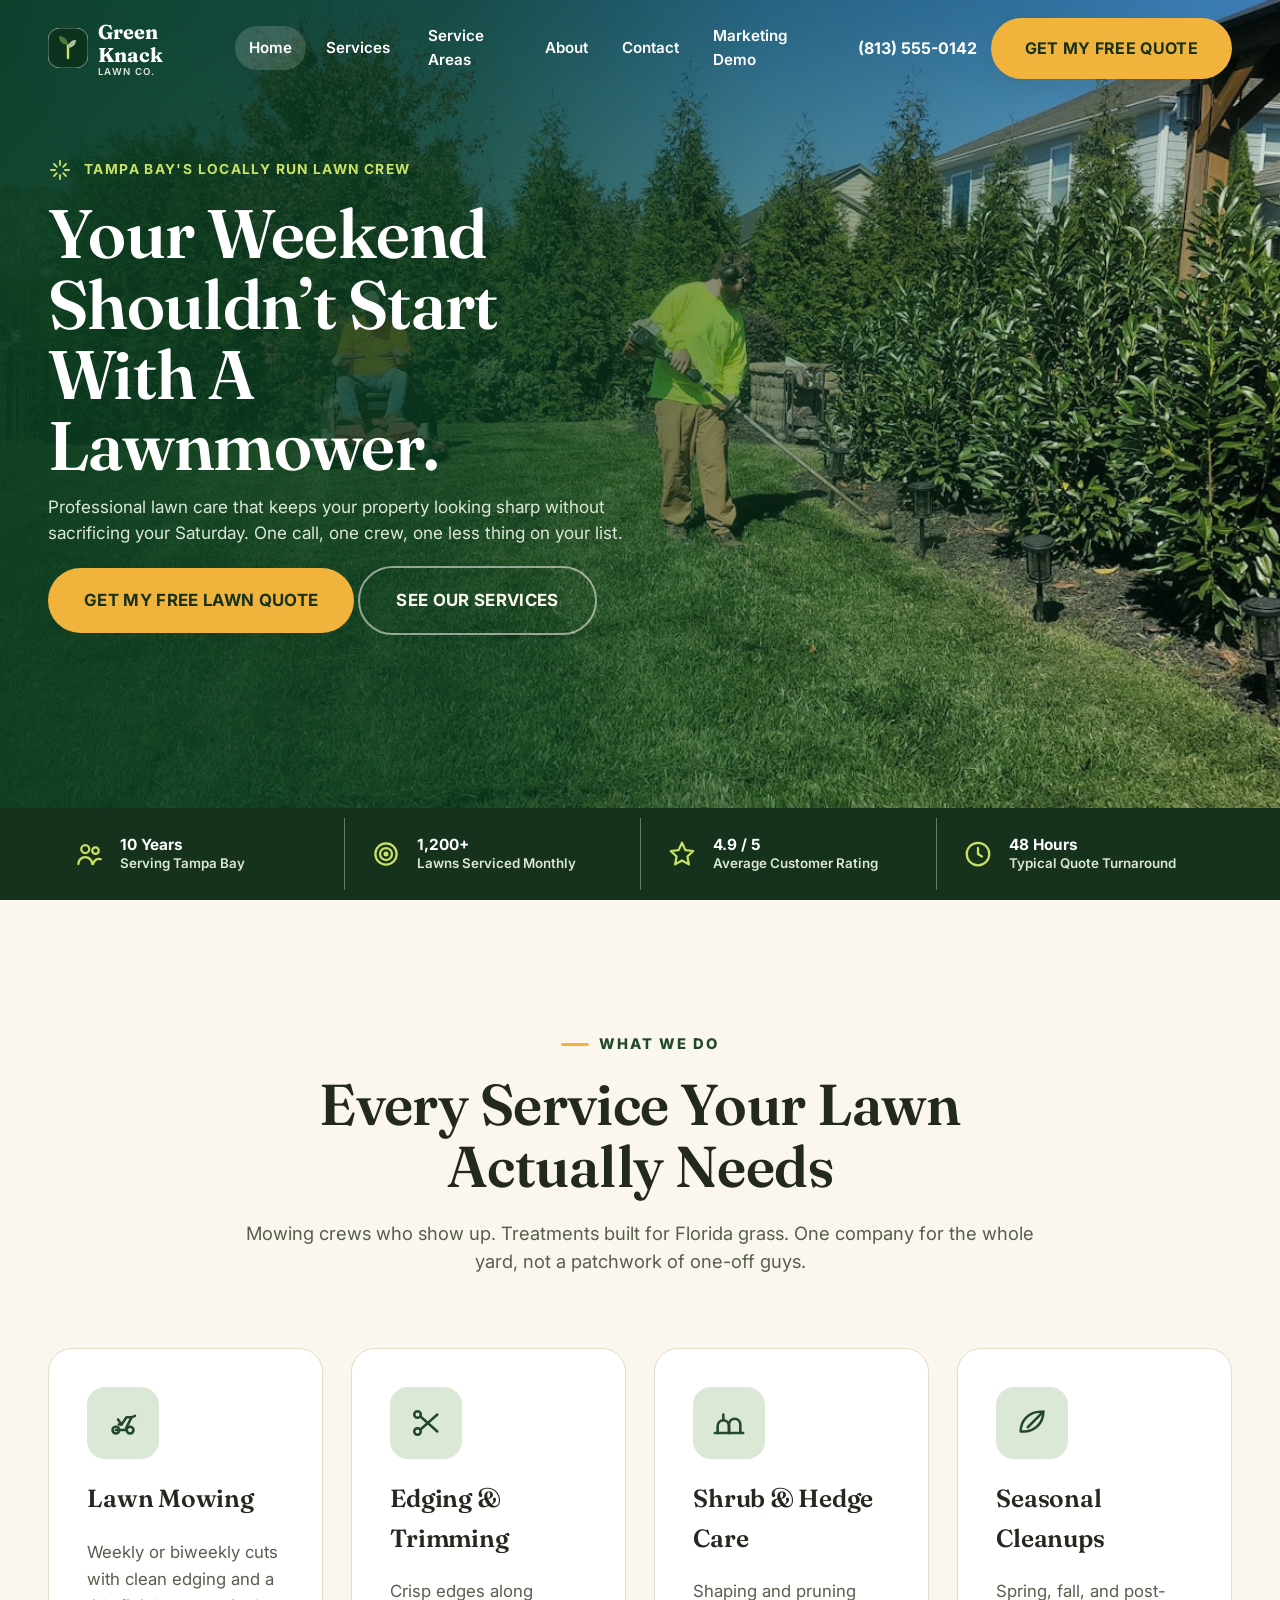
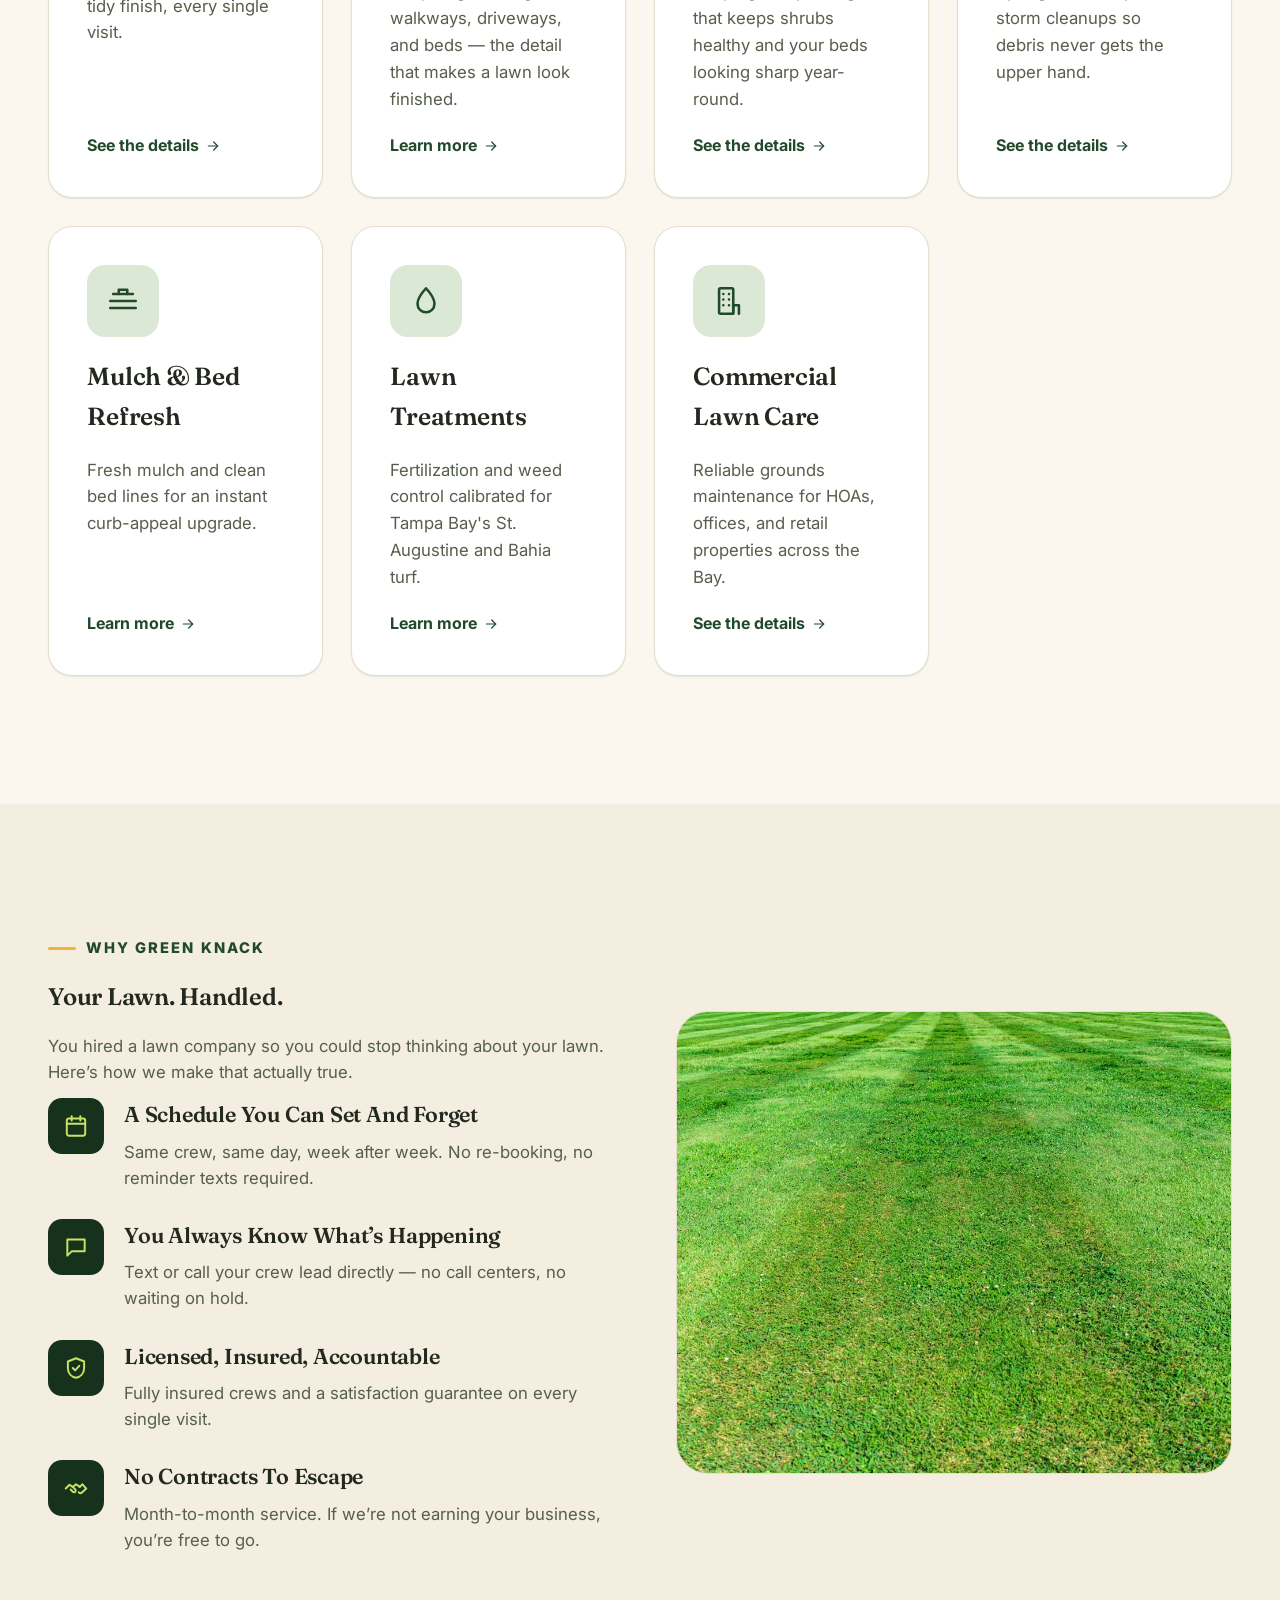
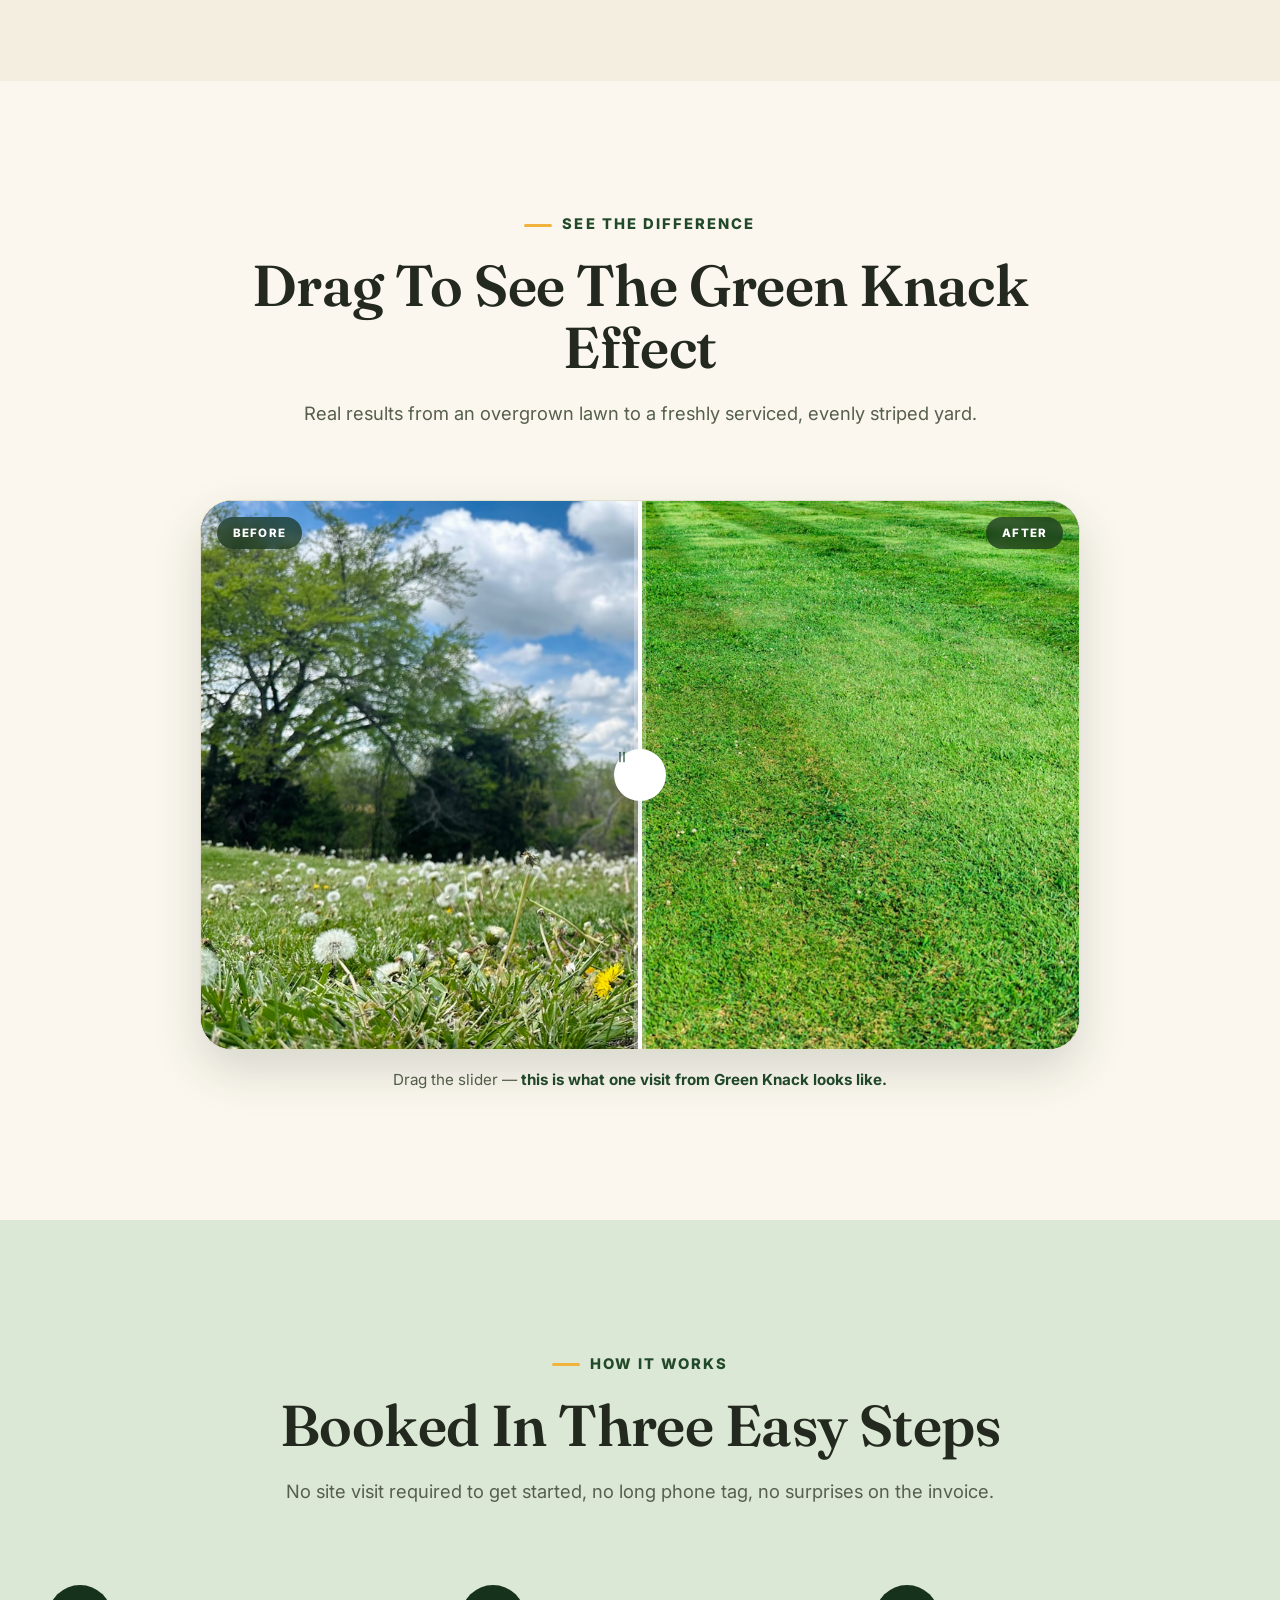
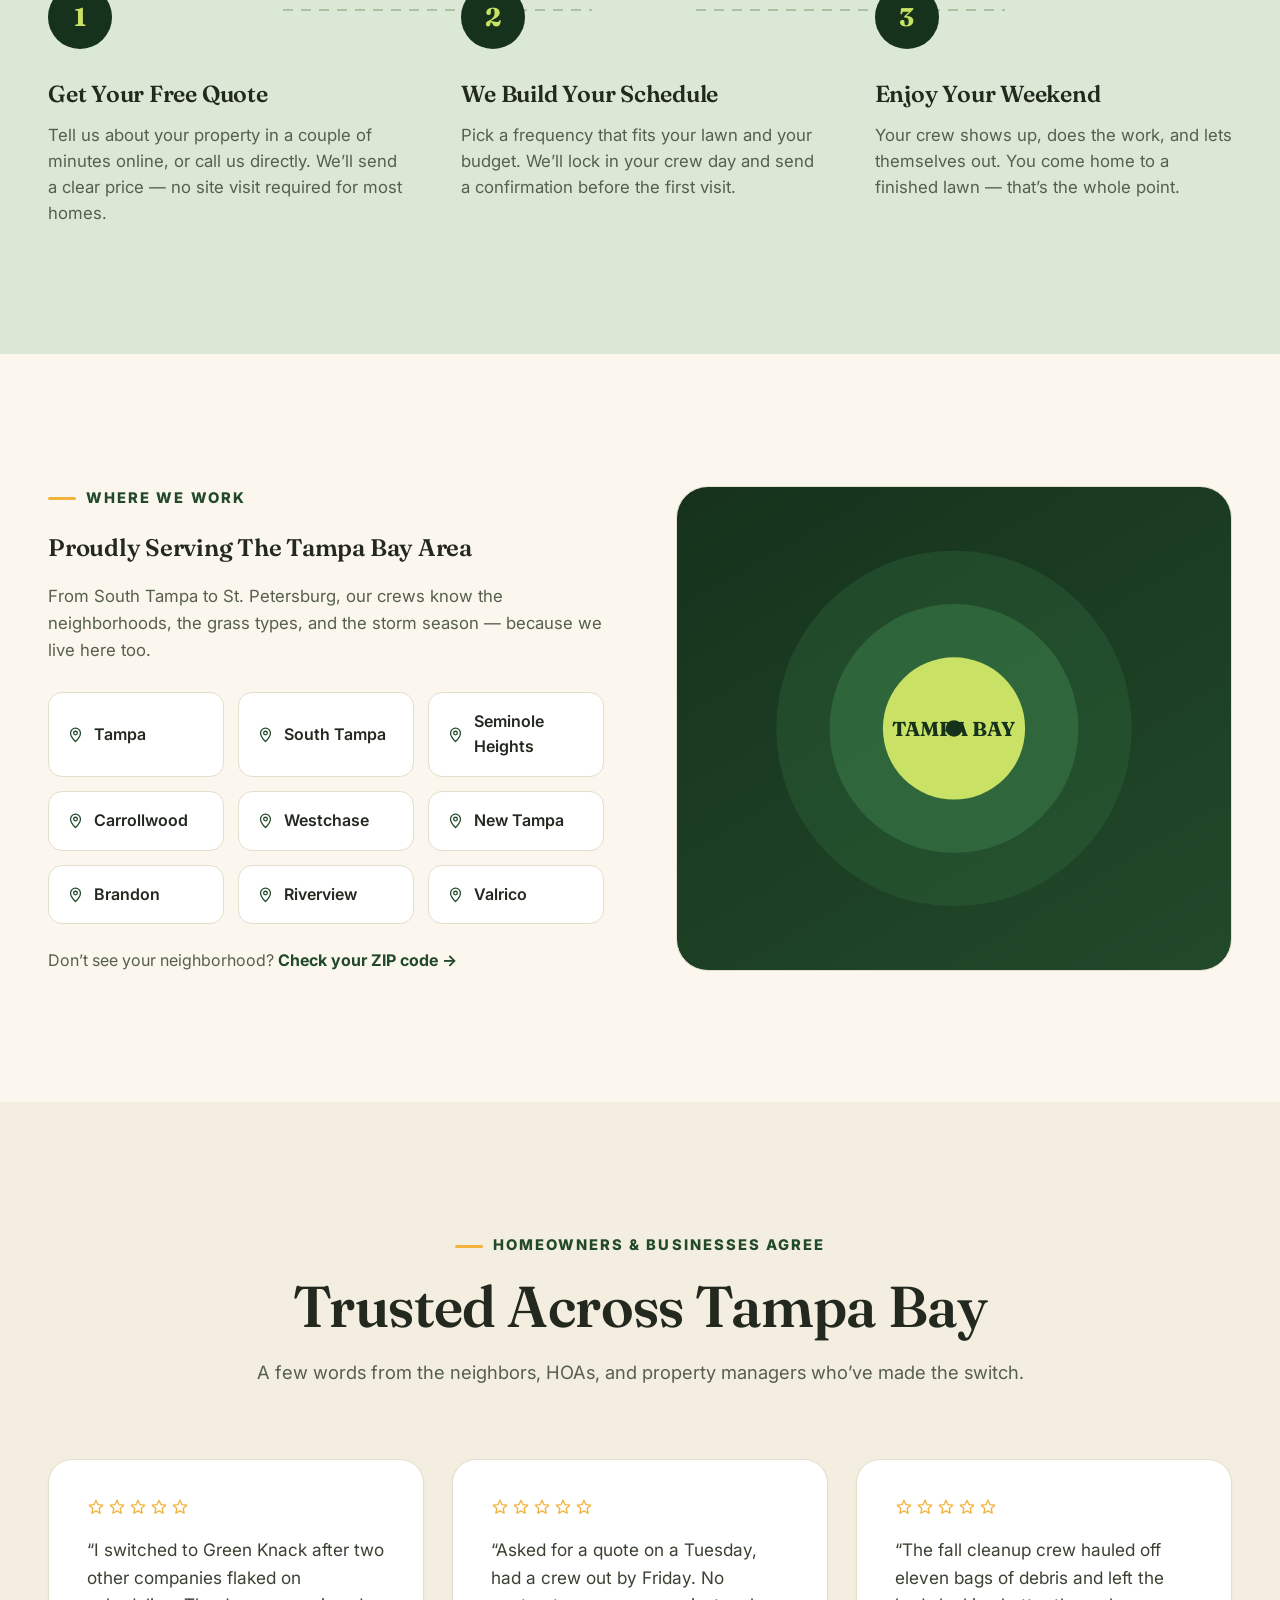
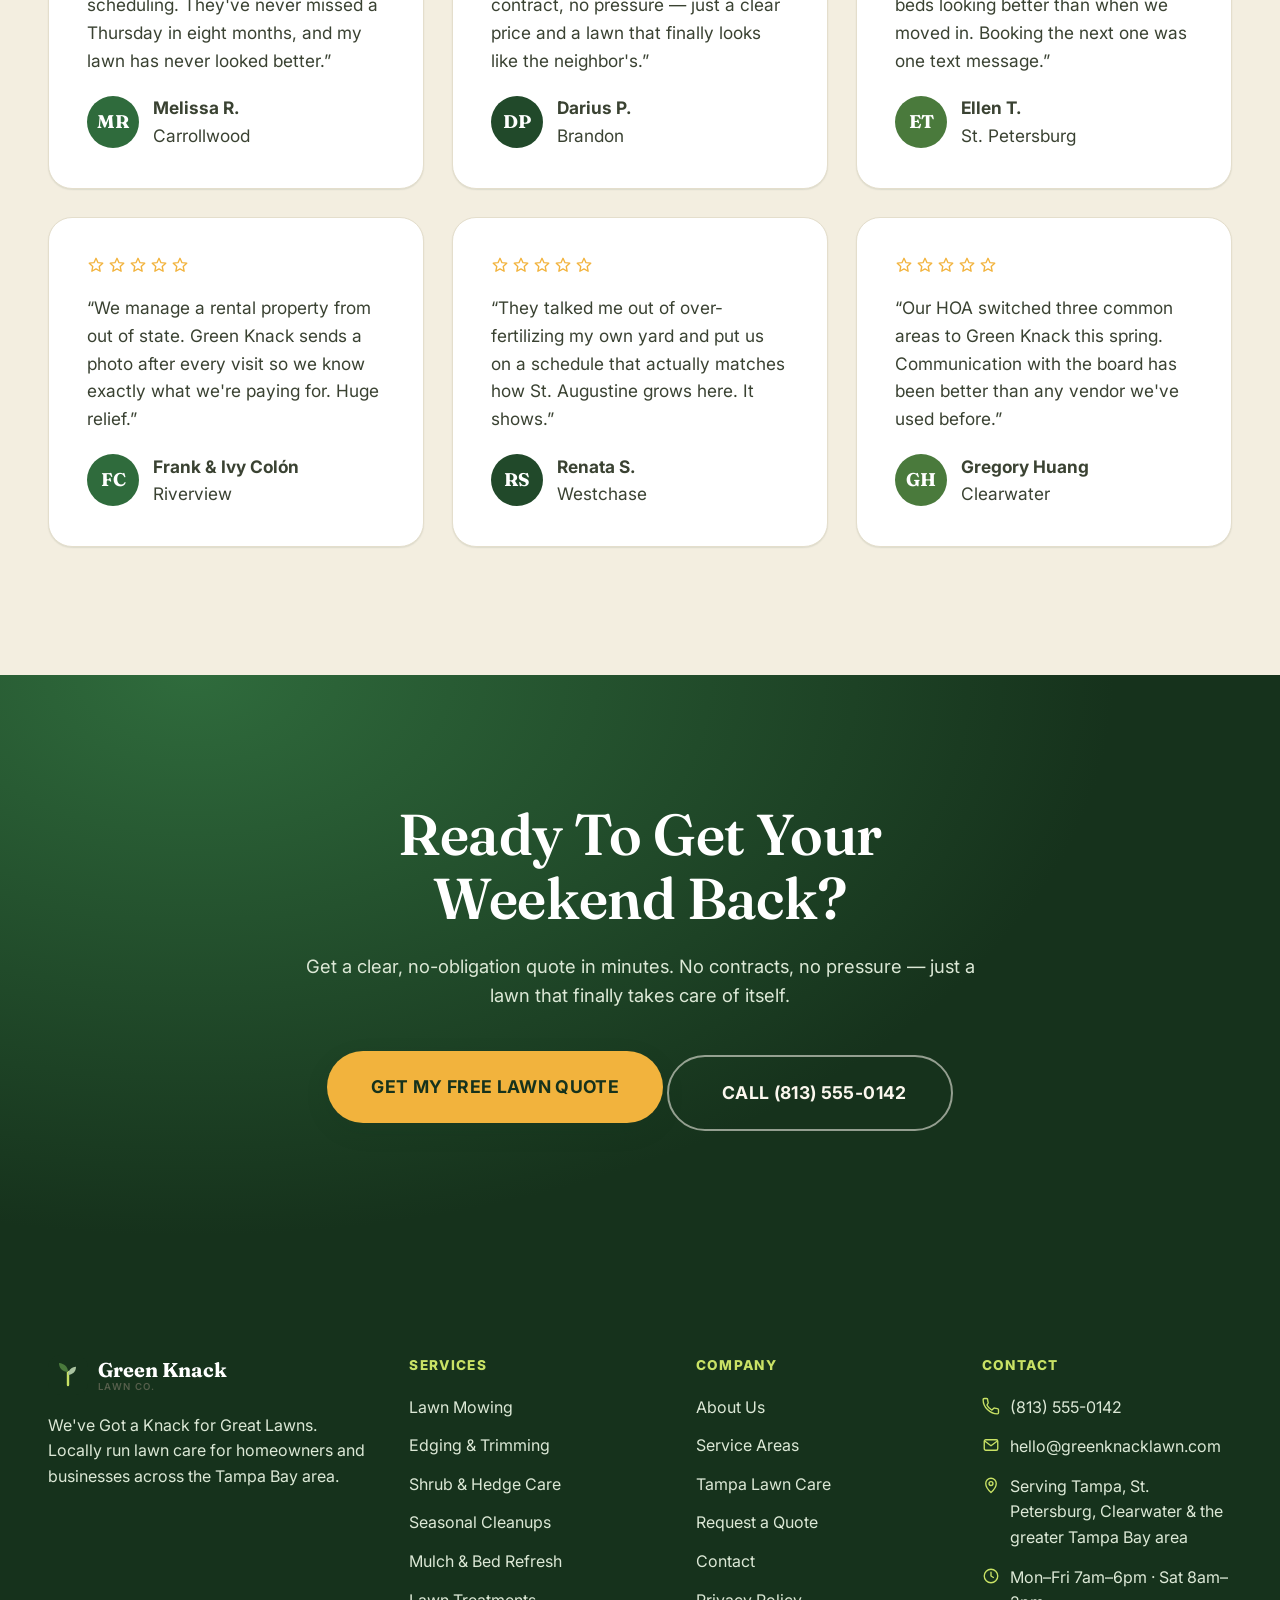
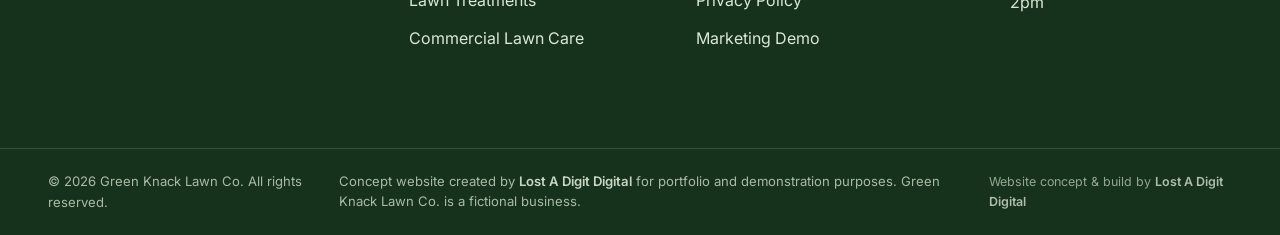
<file: index.html>
<!doctype html>
<html lang="en">
<head>
<meta charset="UTF-8">
<meta name="viewport" content="width=device-width, initial-scale=1">
<meta name="robots" content="noindex, nofollow">
<title>Tampa Bay Lawn Care & Mowing Service | Green Knack Lawn Co.</title>
<meta name="description" content="Residential and commercial lawn care in Tampa Bay. Weekly mowing, hedge care, seasonal cleanups, and lawn treatments with no long-term contracts. Get a free quote today.">
<link rel="canonical" href="https://lawn-service.lostadigitdigital.com/">
<meta name="robots" content="index,follow">
<meta property="og:type" content="website">
<meta property="og:site_name" content="Green Knack Lawn Co.">
<meta property="og:title" content="Tampa Bay Lawn Care & Mowing Service | Green Knack Lawn Co.">
<meta property="og:description" content="Residential and commercial lawn care in Tampa Bay. Weekly mowing, hedge care, seasonal cleanups, and lawn treatments with no long-term contracts. Get a free quote today.">
<meta property="og:url" content="https://lawn-service.lostadigitdigital.com/">
<meta property="og:image" content="https://lawn-service.lostadigitdigital.com/images/og-cover.jpg">
<meta name="twitter:card" content="summary_large_image">
<meta name="twitter:title" content="Tampa Bay Lawn Care & Mowing Service | Green Knack Lawn Co.">
<meta name="twitter:description" content="Residential and commercial lawn care in Tampa Bay. Weekly mowing, hedge care, seasonal cleanups, and lawn treatments with no long-term contracts. Get a free quote today.">
<meta name="twitter:image" content="https://lawn-service.lostadigitdigital.com/images/og-cover.jpg">
<meta name="theme-color" content="#16321C">
<link rel="icon" href="/favicon.svg" type="image/svg+xml">
<link rel="apple-touch-icon" href="/images/apple-touch-icon.png">
<link rel="manifest" href="/manifest.json">
<link rel="preconnect" href="https://fonts.googleapis.com">
<link rel="preconnect" href="https://fonts.gstatic.com" crossorigin>
<link href="https://fonts.googleapis.com/css2?family=Fraunces:wght@500;600;700&family=Inter:wght@400;500;600;700;800&display=swap" rel="stylesheet">
<link rel="stylesheet" href="/css/styles.css?v=2.0.3">

<script type="application/ld+json">{"@context": "https://schema.org", "@type": "LocalBusiness", "@id": "https://lawn-service.lostadigitdigital.com/#business", "name": "Green Knack Lawn Co.", "description": "Residential and commercial lawn care serving the greater Tampa Bay, Florida area — mowing, hedge care, seasonal cleanups, and lawn treatments with no long-term contracts.", "url": "https://lawn-service.lostadigitdigital.com/", "telephone": "+18135550142", "email": "hello@greenknacklawn.com", "image": "https://lawn-service.lostadigitdigital.com/images/og-cover.jpg", "priceRange": "$$", "address": {"@type": "PostalAddress", "addressLocality": "Tampa", "addressRegion": "FL", "addressCountry": "US"}, "geo": {"@type": "GeoCoordinates", "latitude": 27.9506, "longitude": -82.4572}, "areaServed": [{"@type": "City", "name": "Tampa"}, {"@type": "City", "name": "South Tampa"}, {"@type": "City", "name": "Seminole Heights"}, {"@type": "City", "name": "Carrollwood"}, {"@type": "City", "name": "Westchase"}, {"@type": "City", "name": "New Tampa"}, {"@type": "City", "name": "Brandon"}, {"@type": "City", "name": "Riverview"}, {"@type": "City", "name": "Valrico"}, {"@type": "City", "name": "St. Petersburg"}, {"@type": "City", "name": "Clearwater"}, {"@type": "City", "name": "Wesley Chapel"}, {"@type": "City", "name": "Dunedin"}, {"@type": "City", "name": "Safety Harbor"}, {"@type": "City", "name": "Temple Terrace"}, {"@type": "City", "name": "Town 'n' Country"}], "openingHoursSpecification": [{"@type": "OpeningHoursSpecification", "dayOfWeek": ["Monday", "Tuesday", "Wednesday", "Thursday", "Friday"], "opens": "07:00", "closes": "18:00"}, {"@type": "OpeningHoursSpecification", "dayOfWeek": ["Saturday"], "opens": "08:00", "closes": "14:00"}], "sameAs": []}</script>
<script type="application/ld+json">{"@context": "https://schema.org", "@type": "FAQPage", "mainEntity": [{"@type": "Question", "name": "Do I have to sign a long-term contract?", "acceptedAnswer": {"@type": "Answer", "text": "No. Green Knack runs month-to-month for every residential plan. You can pause or cancel your service with 14 days' notice — no early-termination fees, no fine print."}}, {"@type": "Question", "name": "What's included in a standard mowing visit?", "acceptedAnswer": {"@type": "Answer", "text": "Every visit includes mowing at the correct height for your grass type, string trimming around obstacles, clean edging along hard surfaces, and blowing clippings off driveways, walkways, and patios before we leave."}}, {"@type": "Question", "name": "How does billing work?", "acceptedAnswer": {"@type": "Answer", "text": "Residential customers are billed monthly to a card or ACH on file, based on the visits completed that month. Commercial accounts can be set up on a standard net-30 invoice — just ask when you request a quote."}}, {"@type": "Question", "name": "What happens if it rains on my scheduled day?", "acceptedAnswer": {"@type": "Answer", "text": "We reschedule to the next available dry day, usually within 24–48 hours, and text you the updated date. You're never charged extra for weather delays."}}, {"@type": "Question", "name": "Do you bring your own equipment?", "acceptedAnswer": {"@type": "Answer", "text": "Yes — every crew runs commercial-grade mowers, trimmers, and blowers. You never need to provide gas, tools, or storage space."}}, {"@type": "Question", "name": "Are you licensed and insured?", "acceptedAnswer": {"@type": "Answer", "text": "Yes. Green Knack Lawn Co. carries general liability coverage and workers' compensation for every crew member, and documentation is available on request for HOAs and property managers."}}, {"@type": "Question", "name": "Which parts of Tampa Bay do you serve?", "acceptedAnswer": {"@type": "Answer", "text": "We currently service Tampa, St. Petersburg, Clearwater, Brandon, Riverview, Valrico, Wesley Chapel, and the surrounding neighborhoods. Enter your ZIP code on our service area page to check your address."}}, {"@type": "Question", "name": "Can I book a one-time cleanup without ongoing service?", "acceptedAnswer": {"@type": "Answer", "text": "Absolutely. Seasonal and storm cleanups are available as standalone visits — no recurring commitment required."}}]}</script>
</head>
<body class="has-sticky-cta">

<a class="skip-link" href="#main">Skip to main content</a>
<header class="site-header">
  <div class="container site-header__inner">
    <a class="brand" href="/">
      <svg class="brand__mark" viewBox="0 0 40 40" fill="none" aria-hidden="true"><rect width="40" height="40" rx="12" fill="#16321C"/><path d="M20 30V17" stroke="#C9E265" stroke-width="2.4" stroke-linecap="round"/><path d="M20 17c0-5.2-3.6-8.4-9-9 0 5.6 3.8 8.6 9 9Z" fill="#4A7A3C"/><path d="M20 20c0-4.8 3.4-7.7 8-8.3 0 5.1-3.6 7.9-8 8.3Z" fill="#A9C3A0"/></svg>
      <span class="brand__name">Green Knack<small>Lawn Co.</small></span>
    </a>
    <nav class="main-nav" aria-label="Primary">
      <ul><li><a class="nav-link" href="/" aria-current="page">Home</a></li><li class="has-dropdown"><a class="nav-link" href="/services/">Services <svg viewBox="0 0 24 24" fill="none" stroke="currentColor" stroke-width="1.8" stroke-linecap="round" stroke-linejoin="round" aria-hidden="true"><path d="m6 9 6 6 6-6"/></svg></a><div class="dropdown"><a href="/services/lawn-mowing/"><svg class="svg-mini" viewBox="0 0 24 24" fill="none" stroke="currentColor" stroke-width="1.8" stroke-linecap="round" stroke-linejoin="round" aria-hidden="true"><path d="m9 6 6 6-6 6"/></svg>Lawn Mowing</a><a href="/services/shrub-hedge-care/"><svg class="svg-mini" viewBox="0 0 24 24" fill="none" stroke="currentColor" stroke-width="1.8" stroke-linecap="round" stroke-linejoin="round" aria-hidden="true"><path d="m9 6 6 6-6 6"/></svg>Shrub & Hedge Care</a><a href="/services/seasonal-cleanup/"><svg class="svg-mini" viewBox="0 0 24 24" fill="none" stroke="currentColor" stroke-width="1.8" stroke-linecap="round" stroke-linejoin="round" aria-hidden="true"><path d="m9 6 6 6-6 6"/></svg>Seasonal Cleanups</a><a href="/services/commercial-lawn-care/"><svg class="svg-mini" viewBox="0 0 24 24" fill="none" stroke="currentColor" stroke-width="1.8" stroke-linecap="round" stroke-linejoin="round" aria-hidden="true"><path d="m9 6 6 6-6 6"/></svg>Commercial Lawn Care</a><a class="dropdown-all" href="/services/">All Services <svg viewBox="0 0 24 24" fill="none" stroke="currentColor" stroke-width="1.8" stroke-linecap="round" stroke-linejoin="round" aria-hidden="true"><path d="M5 12h14"/><path d="m13 6 6 6-6 6"/></svg></a></div></li><li><a class="nav-link" href="/service-areas/">Service Areas</a></li><li><a class="nav-link" href="/about/">About</a></li><li><a class="nav-link" href="/contact/">Contact</a></li><li><a class="nav-link" href="/marketing-demo/">Marketing Demo</a></li></ul>
    </nav>
    <div class="header-cta">
      <a class="header-phone" href="tel:+18135550142"><svg viewBox="0 0 24 24" fill="none" stroke="currentColor" stroke-width="1.8" stroke-linecap="round" stroke-linejoin="round" aria-hidden="true"><path d="M6.6 10.8a13 13 0 0 0 6.6 6.6l2.2-2.2a1.5 1.5 0 0 1 1.5-.4c1.1.4 2.3.6 3.6.6a1.5 1.5 0 0 1 1.5 1.5V21a1.5 1.5 0 0 1-1.5 1.5C10.6 22.5 1.5 13.4 1.5 3.5A1.5 1.5 0 0 1 3 2h3.1a1.5 1.5 0 0 1 1.5 1.5c0 1.3.2 2.5.6 3.6a1.5 1.5 0 0 1-.4 1.5Z"/></svg> (813) 555-0142</a>
      <a class="btn btn-primary" href="/quote/">Get My Free Quote</a>
    </div>
    <button class="nav-toggle" data-nav-toggle type="button" aria-label="Open menu" aria-expanded="false">
      <svg class="icon-open" viewBox="0 0 24 24" fill="none" stroke="currentColor" stroke-width="1.8" stroke-linecap="round" stroke-linejoin="round" aria-hidden="true"><path d="M4 7h16"/><path d="M4 12h16"/><path d="M4 17h16"/></svg><svg class="icon-close" viewBox="0 0 24 24" fill="none" stroke="currentColor" stroke-width="1.8" stroke-linecap="round" stroke-linejoin="round" aria-hidden="true"><path d="m6 6 12 12"/><path d="m18 6-12 12"/></svg>
    </button>
  </div>
  <div class="mobile-nav" id="mobile-nav">
    <ul>
      <li><a class="nav-link" href="/">Home</a></li>
      <li class="mobile-has-sub">
        <div class="mobile-nav-row">
          <a class="nav-link" href="/services/">Services</a>
          <button class="mobile-sub-toggle" type="button" aria-expanded="false" aria-controls="mobile-sub-services" data-sub-toggle>
            <svg viewBox="0 0 24 24" fill="none" stroke="currentColor" stroke-width="1.8" stroke-linecap="round" stroke-linejoin="round" aria-hidden="true"><path d="m6 9 6 6 6-6"/></svg>
            <span class="visually-hidden">Toggle Services submenu</span>
          </button>
        </div>
        <div class="mobile-sub" id="mobile-sub-services"><div class="mobile-sub__inner"><a href="/services/lawn-mowing/">Lawn Mowing</a><a href="/services/shrub-hedge-care/">Shrub & Hedge Care</a><a href="/services/seasonal-cleanup/">Seasonal Cleanups</a><a href="/services/commercial-lawn-care/">Commercial Lawn Care</a></div></div>
      </li>
      <li><a class="nav-link" href="/service-areas/">Service Areas</a></li>
      <li><a class="nav-link" href="/about/">About</a></li>
      <li><a class="nav-link" href="/contact/">Contact</a></li>
      <li><a class="nav-link" href="/marketing-demo/">Marketing Demo</a></li>
    </ul>
    <div class="mobile-cta">
      <a class="header-phone" href="tel:+18135550142"><svg viewBox="0 0 24 24" fill="none" stroke="currentColor" stroke-width="1.8" stroke-linecap="round" stroke-linejoin="round" aria-hidden="true"><path d="M6.6 10.8a13 13 0 0 0 6.6 6.6l2.2-2.2a1.5 1.5 0 0 1 1.5-.4c1.1.4 2.3.6 3.6.6a1.5 1.5 0 0 1 1.5 1.5V21a1.5 1.5 0 0 1-1.5 1.5C10.6 22.5 1.5 13.4 1.5 3.5A1.5 1.5 0 0 1 3 2h3.1a1.5 1.5 0 0 1 1.5 1.5c0 1.3.2 2.5.6 3.6a1.5 1.5 0 0 1-.4 1.5Z"/></svg> (813) 555-0142</a>
      <a class="btn btn-primary btn-block" href="/quote/">Get My Free Quote</a>
    </div>
  </div>
</header>

<main id="main">

<section class="hero">
  <div class="hero-video-wrap" aria-hidden="true">
    <video class="hero__bg hero-video" autoplay muted loop playsinline preload="metadata" poster="/images/photos/hero-crew.jpg">
      <source src="/videos/professional-lawn-service-hero.mp4" type="video/mp4">
    </video>
    <img class="hero__bg hero-video-poster" src="/images/photos/hero-crew.jpg" width="1600" height="747" alt="Green Knack crew mowing and trimming a Tampa Bay backyard" loading="eager" fetchpriority="high" decoding="async">
  </div>
  <div class="hero__overlay" aria-hidden="true"></div>
  <div class="hero__content">
      <span class="hero__eyebrow"><svg viewBox="0 0 24 24" fill="none" stroke="currentColor" stroke-width="1.8" stroke-linecap="round" stroke-linejoin="round" aria-hidden="true"><path d="M12 3v4"/><path d="M12 17v4"/><path d="M3 12h4"/><path d="M17 12h4"/><path d="m6 6 2.8 2.8"/><path d="m15.2 15.2 2.8 2.8"/><path d="m18 6-2.8 2.8"/><path d="m8.8 15.2-2.8 2.8"/></svg> Tampa Bay's Locally Run Lawn Crew</span>
      <h1>Your Weekend Shouldn&rsquo;t Start With A Lawnmower.</h1>
      <p class="hero__lede">Professional lawn care that keeps your property looking sharp without sacrificing your Saturday. One call, one crew, one less thing on your list.</p>
      <div class="hero__ctas">
        <a class="btn btn-primary btn-lg" href="/quote/">Get My Free Lawn Quote</a>
        <a class="btn btn-secondary btn-lg" href="/services/">See Our Services</a>
      </div>
      <ul class="hero__trust">
        <li><svg viewBox="0 0 24 24" fill="none" stroke="currentColor" stroke-width="1.8" stroke-linecap="round" stroke-linejoin="round" aria-hidden="true"><circle cx="12" cy="12" r="9"/><path d="m8 12.5 2.7 2.7L16 9.5"/></svg> Local Crews</li>
        <li><svg viewBox="0 0 24 24" fill="none" stroke="currentColor" stroke-width="1.8" stroke-linecap="round" stroke-linejoin="round" aria-hidden="true"><circle cx="12" cy="12" r="9"/><path d="m8 12.5 2.7 2.7L16 9.5"/></svg> Easy Scheduling</li>
        <li><svg viewBox="0 0 24 24" fill="none" stroke="currentColor" stroke-width="1.8" stroke-linecap="round" stroke-linejoin="round" aria-hidden="true"><circle cx="12" cy="12" r="9"/><path d="m8 12.5 2.7 2.7L16 9.5"/></svg> No Long-Term Contracts</li>
      </ul>
  </div>
</section>

<section class="trust-strip">
  <div class="container trust-strip__inner">
    <div class="trust-strip__item"><svg viewBox="0 0 24 24" fill="none" stroke="currentColor" stroke-width="1.8" stroke-linecap="round" stroke-linejoin="round" aria-hidden="true"><circle cx="9" cy="8" r="3.2"/><path d="M3.5 20a5.5 5.5 0 0 1 11 0"/><circle cx="17.2" cy="9.3" r="2.6"/><path d="M15.3 20a4.7 4.7 0 0 1 6.2-3.8"/></svg> <span><strong>10 Years</strong>Serving Tampa Bay</span></div>
    <div class="trust-strip__item"><svg viewBox="0 0 24 24" fill="none" stroke="currentColor" stroke-width="1.8" stroke-linecap="round" stroke-linejoin="round" aria-hidden="true"><circle cx="12" cy="12" r="8.5"/><circle cx="12" cy="12" r="4.8"/><circle cx="12" cy="12" r="1.1" fill="currentColor"/></svg> <span><strong>1,200+</strong>Lawns Serviced Monthly</span></div>
    <div class="trust-strip__item"><svg viewBox="0 0 24 24" fill="none" stroke="currentColor" stroke-width="1.8" stroke-linecap="round" stroke-linejoin="round" aria-hidden="true"><path d="m12 3 2.7 5.9 6.3.7-4.7 4.4 1.2 6.3L12 17.2 6.5 20.3l1.2-6.3-4.7-4.4 6.3-.7Z"/></svg> <span><strong>4.9 / 5</strong>Average Customer Rating</span></div>
    <div class="trust-strip__item"><svg viewBox="0 0 24 24" fill="none" stroke="currentColor" stroke-width="1.8" stroke-linecap="round" stroke-linejoin="round" aria-hidden="true"><circle cx="12" cy="12" r="9"/><path d="M12 7v5l3.2 2"/></svg> <span><strong>48 Hours</strong>Typical Quote Turnaround</span></div>
  </div>
</section>

<section id="services">
  <div class="container-wide">
    <div class="section-head center">
      <span class="kicker">What We Do</span>
      <h2>Every Service Your Lawn Actually Needs</h2>
      <p>Mowing crews who show up. Treatments built for Florida grass. One company for the whole yard, not a patchwork of one-off guys.</p>
    </div>
    <div class="card-grid cols-4"><article class="service-card reveal">
  <div class="service-card__icon"><svg viewBox="0 0 24 24" fill="none" stroke="currentColor" stroke-width="1.8" stroke-linecap="round" stroke-linejoin="round" aria-hidden="true"><circle cx="7" cy="17" r="2.4"/><circle cx="17" cy="17" r="2.4"/><path d="M7 17h6.5L18 8h-3.5L11 13H9"/><path d="M18 8l2.5-1"/><path d="M11 13 8.5 9.5"/></svg></div>
  <h3>Lawn Mowing</h3>
  <p>Weekly or biweekly cuts with clean edging and a tidy finish, every single visit.</p>
  <a class="service-card__link" href="/services/lawn-mowing/">See the details <svg viewBox="0 0 24 24" fill="none" stroke="currentColor" stroke-width="1.8" stroke-linecap="round" stroke-linejoin="round" aria-hidden="true"><path d="M5 12h14"/><path d="m13 6 6 6-6 6"/></svg></a>
</article><article class="service-card reveal">
  <div class="service-card__icon"><svg viewBox="0 0 24 24" fill="none" stroke="currentColor" stroke-width="1.8" stroke-linecap="round" stroke-linejoin="round" aria-hidden="true"><circle cx="6" cy="6" r="2.3"/><circle cx="6" cy="18" r="2.3"/><path d="M8.1 7.4 20 18"/><path d="M20 6 8.1 16.6"/></svg></div>
  <h3>Edging & Trimming</h3>
  <p>Crisp edges along walkways, driveways, and beds — the detail that makes a lawn look finished.</p>
  <a class="service-card__link" href="/services/#edging-trimming">Learn more <svg viewBox="0 0 24 24" fill="none" stroke="currentColor" stroke-width="1.8" stroke-linecap="round" stroke-linejoin="round" aria-hidden="true"><path d="M5 12h14"/><path d="m13 6 6 6-6 6"/></svg></a>
</article><article class="service-card reveal">
  <div class="service-card__icon"><svg viewBox="0 0 24 24" fill="none" stroke="currentColor" stroke-width="1.8" stroke-linecap="round" stroke-linejoin="round" aria-hidden="true"><path d="M4 19v-5a4 4 0 0 1 4-4 4 4 0 0 1 4 4v5"/><path d="M12 19v-6a4 4 0 0 1 4-4 4 4 0 0 1 4 4v6"/><path d="M2 19h20"/><path d="M8 10V6"/></svg></div>
  <h3>Shrub & Hedge Care</h3>
  <p>Shaping and pruning that keeps shrubs healthy and your beds looking sharp year-round.</p>
  <a class="service-card__link" href="/services/shrub-hedge-care/">See the details <svg viewBox="0 0 24 24" fill="none" stroke="currentColor" stroke-width="1.8" stroke-linecap="round" stroke-linejoin="round" aria-hidden="true"><path d="M5 12h14"/><path d="m13 6 6 6-6 6"/></svg></a>
</article><article class="service-card reveal">
  <div class="service-card__icon"><svg viewBox="0 0 24 24" fill="none" stroke="currentColor" stroke-width="1.8" stroke-linecap="round" stroke-linejoin="round" aria-hidden="true"><path d="M20 4c0 8-6 14-14 14H4c0-8 6-14 14-14Z"/><path d="M9 15 20 4"/></svg></div>
  <h3>Seasonal Cleanups</h3>
  <p>Spring, fall, and post-storm cleanups so debris never gets the upper hand.</p>
  <a class="service-card__link" href="/services/seasonal-cleanup/">See the details <svg viewBox="0 0 24 24" fill="none" stroke="currentColor" stroke-width="1.8" stroke-linecap="round" stroke-linejoin="round" aria-hidden="true"><path d="M5 12h14"/><path d="m13 6 6 6-6 6"/></svg></a>
</article><article class="service-card reveal">
  <div class="service-card__icon"><svg viewBox="0 0 24 24" fill="none" stroke="currentColor" stroke-width="1.8" stroke-linecap="round" stroke-linejoin="round" aria-hidden="true"><path d="M3 17h18"/><path d="M3 12h18"/><path d="M5 7h14"/><path d="M9 7V4h6v3"/></svg></div>
  <h3>Mulch & Bed Refresh</h3>
  <p>Fresh mulch and clean bed lines for an instant curb-appeal upgrade.</p>
  <a class="service-card__link" href="/services/#mulch-bed-refresh">Learn more <svg viewBox="0 0 24 24" fill="none" stroke="currentColor" stroke-width="1.8" stroke-linecap="round" stroke-linejoin="round" aria-hidden="true"><path d="M5 12h14"/><path d="m13 6 6 6-6 6"/></svg></a>
</article><article class="service-card reveal">
  <div class="service-card__icon"><svg viewBox="0 0 24 24" fill="none" stroke="currentColor" stroke-width="1.8" stroke-linecap="round" stroke-linejoin="round" aria-hidden="true"><path d="M12 3s6 6.5 6 11a6 6 0 0 1-12 0c0-4.5 6-11 6-11Z"/></svg></div>
  <h3>Lawn Treatments</h3>
  <p>Fertilization and weed control calibrated for Tampa Bay's St. Augustine and Bahia turf.</p>
  <a class="service-card__link" href="/services/#lawn-treatments">Learn more <svg viewBox="0 0 24 24" fill="none" stroke="currentColor" stroke-width="1.8" stroke-linecap="round" stroke-linejoin="round" aria-hidden="true"><path d="M5 12h14"/><path d="m13 6 6 6-6 6"/></svg></a>
</article><article class="service-card reveal">
  <div class="service-card__icon"><svg viewBox="0 0 24 24" fill="none" stroke="currentColor" stroke-width="1.8" stroke-linecap="round" stroke-linejoin="round" aria-hidden="true"><rect x="5" y="3" width="10" height="18" rx="1"/><path d="M15 21v-6h4v6"/><path d="M8 7h.01M12 7h.01M8 11h.01M12 11h.01M8 15h.01M12 15h.01"/></svg></div>
  <h3>Commercial Lawn Care</h3>
  <p>Reliable grounds maintenance for HOAs, offices, and retail properties across the Bay.</p>
  <a class="service-card__link" href="/services/commercial-lawn-care/">See the details <svg viewBox="0 0 24 24" fill="none" stroke="currentColor" stroke-width="1.8" stroke-linecap="round" stroke-linejoin="round" aria-hidden="true"><path d="M5 12h14"/><path d="m13 6 6 6-6 6"/></svg></a>
</article></div>
  </div>
</section>

<section class="section-alt">
  <div class="container split">
    <div>
      <span class="kicker">Why Green Knack</span>
      <h2>Your Lawn. Handled.</h2>
      <p style="margin-top:16px;color:var(--ink-soft);font-size:1.05rem;">You hired a lawn company so you could stop thinking about your lawn. Here&rsquo;s how we make that actually true.</p>
      <div class="benefit-list">
        <div class="benefit-item reveal">
          <div class="benefit-item__icon"><svg viewBox="0 0 24 24" fill="none" stroke="currentColor" stroke-width="1.8" stroke-linecap="round" stroke-linejoin="round" aria-hidden="true"><rect x="3.5" y="5" width="17" height="16" rx="2"/><path d="M8 3v4"/><path d="M16 3v4"/><path d="M3.5 10h17"/></svg></div>
          <div><h3>A Schedule You Can Set And Forget</h3><p>Same crew, same day, week after week. No re-booking, no reminder texts required.</p></div>
        </div>
        <div class="benefit-item reveal">
          <div class="benefit-item__icon"><svg viewBox="0 0 24 24" fill="none" stroke="currentColor" stroke-width="1.8" stroke-linecap="round" stroke-linejoin="round" aria-hidden="true"><path d="M4 5h16v11H8l-4 4Z"/></svg></div>
          <div><h3>You Always Know What&rsquo;s Happening</h3><p>Text or call your crew lead directly &mdash; no call centers, no waiting on hold.</p></div>
        </div>
        <div class="benefit-item reveal">
          <div class="benefit-item__icon"><svg viewBox="0 0 24 24" fill="none" stroke="currentColor" stroke-width="1.8" stroke-linecap="round" stroke-linejoin="round" aria-hidden="true"><path d="M12 3 4.5 6v6c0 5 3.4 8.3 7.5 9 4.1-.7 7.5-4 7.5-9V6Z"/><path d="m9 12 2.2 2.2L15 10"/></svg></div>
          <div><h3>Licensed, Insured, Accountable</h3><p>Fully insured crews and a satisfaction guarantee on every single visit.</p></div>
        </div>
        <div class="benefit-item reveal">
          <div class="benefit-item__icon"><svg viewBox="0 0 24 24" fill="none" stroke="currentColor" stroke-width="1.8" stroke-linecap="round" stroke-linejoin="round" aria-hidden="true"><path d="M2.5 12.5 6 9l3 2 3-2.5L15.5 11"/><path d="m9 11 2.5 2.5a1.6 1.6 0 0 1-2.2 2.2L7 13.4"/><path d="M15.5 11 18 8.6l3.5 3.9-4 3.7a2 2 0 0 1-2.7 0l-.3-.3"/></svg></div>
          <div><h3>No Contracts To Escape</h3><p>Month-to-month service. If we&rsquo;re not earning your business, you&rsquo;re free to go.</p></div>
        </div>
      </div>
    </div>
    <div class="art-panel art-panel--photo reveal"><img src="/images/photos/lawn-stripes.jpg" width="1200" height="800" alt="Freshly mowed lawn with crisp, even stripes" loading="lazy" decoding="async"></div>
  </div>
</section>

<section>
  <div class="container">
    <div class="section-head center">
      <span class="kicker">See The Difference</span>
      <h2>Drag To See The Green Knack Effect</h2>
      <p>Real results from an overgrown lawn to a freshly serviced, evenly striped yard.</p>
    </div>
    <div class="ba-wrap reveal">
      <div class="ba-slider" data-ba-slider>
        <div class="ba-layer ba-before"><img src="/images/photos/before-lawn.jpg" alt="An overgrown, weedy lawn before Green Knack service" loading="lazy" decoding="async"></div>
        <div class="ba-layer ba-after"><img src="/images/photos/lawn-stripes.jpg" alt="A lush, evenly striped lawn after Green Knack service" loading="lazy" decoding="async"></div>
        <span class="ba-tag ba-tag-before">Before</span>
        <span class="ba-tag ba-tag-after">After</span>
        <div class="ba-handle"><div class="ba-handle__grip"><svg viewBox="0 0 24 24" fill="none" stroke="currentColor" stroke-width="1.8" stroke-linecap="round" stroke-linejoin="round" aria-hidden="true"><path d="M9 5v14"/><path d="M15 5v14"/></svg></div></div>
        <input class="ba-range" type="range" min="0" max="100" value="50" aria-label="Drag to compare before and after lawn service">
      </div>
      <p class="ba-caption">Drag the slider &mdash; <strong>this is what one visit from Green Knack looks like.</strong></p>
    </div>
  </div>
</section>

<section class="section-sage">
  <div class="container">
    <div class="section-head center">
      <span class="kicker">How It Works</span>
      <h2>Booked In Three Easy Steps</h2>
      <p>No site visit required to get started, no long phone tag, no surprises on the invoice.</p>
    </div>
    <div class="steps">
      <div class="step reveal">
        <div class="step__num">1</div>
        <h3>Get Your Free Quote</h3>
        <p>Tell us about your property in a couple of minutes online, or call us directly. We&rsquo;ll send a clear price &mdash; no site visit required for most homes.</p>
      </div>
      <div class="step reveal">
        <div class="step__num">2</div>
        <h3>We Build Your Schedule</h3>
        <p>Pick a frequency that fits your lawn and your budget. We&rsquo;ll lock in your crew day and send a confirmation before the first visit.</p>
      </div>
      <div class="step reveal">
        <div class="step__num">3</div>
        <h3>Enjoy Your Weekend</h3>
        <p>Your crew shows up, does the work, and lets themselves out. You come home to a finished lawn &mdash; that&rsquo;s the whole point.</p>
      </div>
    </div>
  </div>
</section>

<section>
  <div class="container area-layout">
    <div>
      <span class="kicker">Where We Work</span>
      <h2>Proudly Serving The Tampa Bay Area</h2>
      <p style="margin-top:16px;color:var(--ink-soft);font-size:1.05rem;">From South Tampa to St. Petersburg, our crews know the neighborhoods, the grass types, and the storm season &mdash; because we live here too.</p>
      <div class="area-list"><div class="area-chip"><svg viewBox="0 0 24 24" fill="none" stroke="currentColor" stroke-width="1.8" stroke-linecap="round" stroke-linejoin="round" aria-hidden="true"><path d="M12 22s7-6.4 7-12a7 7 0 1 0-14 0c0 5.6 7 12 7 12Z"/><circle cx="12" cy="10" r="2.6"/></svg> Tampa</div><div class="area-chip"><svg viewBox="0 0 24 24" fill="none" stroke="currentColor" stroke-width="1.8" stroke-linecap="round" stroke-linejoin="round" aria-hidden="true"><path d="M12 22s7-6.4 7-12a7 7 0 1 0-14 0c0 5.6 7 12 7 12Z"/><circle cx="12" cy="10" r="2.6"/></svg> South Tampa</div><div class="area-chip"><svg viewBox="0 0 24 24" fill="none" stroke="currentColor" stroke-width="1.8" stroke-linecap="round" stroke-linejoin="round" aria-hidden="true"><path d="M12 22s7-6.4 7-12a7 7 0 1 0-14 0c0 5.6 7 12 7 12Z"/><circle cx="12" cy="10" r="2.6"/></svg> Seminole Heights</div><div class="area-chip"><svg viewBox="0 0 24 24" fill="none" stroke="currentColor" stroke-width="1.8" stroke-linecap="round" stroke-linejoin="round" aria-hidden="true"><path d="M12 22s7-6.4 7-12a7 7 0 1 0-14 0c0 5.6 7 12 7 12Z"/><circle cx="12" cy="10" r="2.6"/></svg> Carrollwood</div><div class="area-chip"><svg viewBox="0 0 24 24" fill="none" stroke="currentColor" stroke-width="1.8" stroke-linecap="round" stroke-linejoin="round" aria-hidden="true"><path d="M12 22s7-6.4 7-12a7 7 0 1 0-14 0c0 5.6 7 12 7 12Z"/><circle cx="12" cy="10" r="2.6"/></svg> Westchase</div><div class="area-chip"><svg viewBox="0 0 24 24" fill="none" stroke="currentColor" stroke-width="1.8" stroke-linecap="round" stroke-linejoin="round" aria-hidden="true"><path d="M12 22s7-6.4 7-12a7 7 0 1 0-14 0c0 5.6 7 12 7 12Z"/><circle cx="12" cy="10" r="2.6"/></svg> New Tampa</div><div class="area-chip"><svg viewBox="0 0 24 24" fill="none" stroke="currentColor" stroke-width="1.8" stroke-linecap="round" stroke-linejoin="round" aria-hidden="true"><path d="M12 22s7-6.4 7-12a7 7 0 1 0-14 0c0 5.6 7 12 7 12Z"/><circle cx="12" cy="10" r="2.6"/></svg> Brandon</div><div class="area-chip"><svg viewBox="0 0 24 24" fill="none" stroke="currentColor" stroke-width="1.8" stroke-linecap="round" stroke-linejoin="round" aria-hidden="true"><path d="M12 22s7-6.4 7-12a7 7 0 1 0-14 0c0 5.6 7 12 7 12Z"/><circle cx="12" cy="10" r="2.6"/></svg> Riverview</div><div class="area-chip"><svg viewBox="0 0 24 24" fill="none" stroke="currentColor" stroke-width="1.8" stroke-linecap="round" stroke-linejoin="round" aria-hidden="true"><path d="M12 22s7-6.4 7-12a7 7 0 1 0-14 0c0 5.6 7 12 7 12Z"/><circle cx="12" cy="10" r="2.6"/></svg> Valrico</div></div>
      <p class="area-note">Don&rsquo;t see your neighborhood? <a href="/service-areas/" style="color:var(--gk-green-dark);font-weight:700;">Check your ZIP code &rarr;</a></p>
    </div>
    <div class="art-panel reveal" style="background:linear-gradient(150deg,var(--gk-green-deep),var(--gk-green-dark));">
      <svg viewBox="0 0 400 340" fill="none" aria-hidden="true">
        <circle cx="200" cy="170" r="150" fill="#2F6B3C" opacity="0.35"/>
        <circle cx="200" cy="170" r="105" fill="#3B7B47" opacity="0.55"/>
        <circle cx="200" cy="170" r="60" fill="#C9E265"/>
        <g fill="#16321C" font-family="Inter, sans-serif" font-weight="700" font-size="15">
          <circle cx="200" cy="170" r="7" fill="#16321C"/>
        </g>
        <text x="200" y="176" text-anchor="middle" font-family="Fraunces, serif" font-weight="700" font-size="17" fill="#16321C">TAMPA BAY</text>
      </svg>
    </div>
  </div>
</section>

<section class="section-alt">
  <div class="container-wide">
    <div class="section-head center">
      <span class="kicker">Homeowners &amp; Businesses Agree</span>
      <h2>Trusted Across Tampa Bay</h2>
      <p>A few words from the neighbors, HOAs, and property managers who&rsquo;ve made the switch.</p>
    </div>
    <div class="testi-grid cols-3"><article class="testi-card reveal"><div class="testi-stars" aria-label="5 out of 5 stars"><svg viewBox="0 0 24 24" fill="none" stroke="currentColor" stroke-width="1.8" stroke-linecap="round" stroke-linejoin="round" aria-hidden="true"><path d="m12 3 2.7 5.9 6.3.7-4.7 4.4 1.2 6.3L12 17.2 6.5 20.3l1.2-6.3-4.7-4.4 6.3-.7Z"/></svg><svg viewBox="0 0 24 24" fill="none" stroke="currentColor" stroke-width="1.8" stroke-linecap="round" stroke-linejoin="round" aria-hidden="true"><path d="m12 3 2.7 5.9 6.3.7-4.7 4.4 1.2 6.3L12 17.2 6.5 20.3l1.2-6.3-4.7-4.4 6.3-.7Z"/></svg><svg viewBox="0 0 24 24" fill="none" stroke="currentColor" stroke-width="1.8" stroke-linecap="round" stroke-linejoin="round" aria-hidden="true"><path d="m12 3 2.7 5.9 6.3.7-4.7 4.4 1.2 6.3L12 17.2 6.5 20.3l1.2-6.3-4.7-4.4 6.3-.7Z"/></svg><svg viewBox="0 0 24 24" fill="none" stroke="currentColor" stroke-width="1.8" stroke-linecap="round" stroke-linejoin="round" aria-hidden="true"><path d="m12 3 2.7 5.9 6.3.7-4.7 4.4 1.2 6.3L12 17.2 6.5 20.3l1.2-6.3-4.7-4.4 6.3-.7Z"/></svg><svg viewBox="0 0 24 24" fill="none" stroke="currentColor" stroke-width="1.8" stroke-linecap="round" stroke-linejoin="round" aria-hidden="true"><path d="m12 3 2.7 5.9 6.3.7-4.7 4.4 1.2 6.3L12 17.2 6.5 20.3l1.2-6.3-4.7-4.4 6.3-.7Z"/></svg></div><p>&ldquo;I switched to Green Knack after two other companies flaked on scheduling. They've never missed a Thursday in eight months, and my lawn has never looked better.&rdquo;</p><div class="testi-person"><div class="testi-avatar" style="background:#2F6B3C">MR</div><div><p class="testi-name">Melissa R.</p><p class="testi-loc">Carrollwood</p></div></div></article><article class="testi-card reveal"><div class="testi-stars" aria-label="5 out of 5 stars"><svg viewBox="0 0 24 24" fill="none" stroke="currentColor" stroke-width="1.8" stroke-linecap="round" stroke-linejoin="round" aria-hidden="true"><path d="m12 3 2.7 5.9 6.3.7-4.7 4.4 1.2 6.3L12 17.2 6.5 20.3l1.2-6.3-4.7-4.4 6.3-.7Z"/></svg><svg viewBox="0 0 24 24" fill="none" stroke="currentColor" stroke-width="1.8" stroke-linecap="round" stroke-linejoin="round" aria-hidden="true"><path d="m12 3 2.7 5.9 6.3.7-4.7 4.4 1.2 6.3L12 17.2 6.5 20.3l1.2-6.3-4.7-4.4 6.3-.7Z"/></svg><svg viewBox="0 0 24 24" fill="none" stroke="currentColor" stroke-width="1.8" stroke-linecap="round" stroke-linejoin="round" aria-hidden="true"><path d="m12 3 2.7 5.9 6.3.7-4.7 4.4 1.2 6.3L12 17.2 6.5 20.3l1.2-6.3-4.7-4.4 6.3-.7Z"/></svg><svg viewBox="0 0 24 24" fill="none" stroke="currentColor" stroke-width="1.8" stroke-linecap="round" stroke-linejoin="round" aria-hidden="true"><path d="m12 3 2.7 5.9 6.3.7-4.7 4.4 1.2 6.3L12 17.2 6.5 20.3l1.2-6.3-4.7-4.4 6.3-.7Z"/></svg><svg viewBox="0 0 24 24" fill="none" stroke="currentColor" stroke-width="1.8" stroke-linecap="round" stroke-linejoin="round" aria-hidden="true"><path d="m12 3 2.7 5.9 6.3.7-4.7 4.4 1.2 6.3L12 17.2 6.5 20.3l1.2-6.3-4.7-4.4 6.3-.7Z"/></svg></div><p>&ldquo;Asked for a quote on a Tuesday, had a crew out by Friday. No contract, no pressure — just a clear price and a lawn that finally looks like the neighbor's.&rdquo;</p><div class="testi-person"><div class="testi-avatar" style="background:#21492A">DP</div><div><p class="testi-name">Darius P.</p><p class="testi-loc">Brandon</p></div></div></article><article class="testi-card reveal"><div class="testi-stars" aria-label="5 out of 5 stars"><svg viewBox="0 0 24 24" fill="none" stroke="currentColor" stroke-width="1.8" stroke-linecap="round" stroke-linejoin="round" aria-hidden="true"><path d="m12 3 2.7 5.9 6.3.7-4.7 4.4 1.2 6.3L12 17.2 6.5 20.3l1.2-6.3-4.7-4.4 6.3-.7Z"/></svg><svg viewBox="0 0 24 24" fill="none" stroke="currentColor" stroke-width="1.8" stroke-linecap="round" stroke-linejoin="round" aria-hidden="true"><path d="m12 3 2.7 5.9 6.3.7-4.7 4.4 1.2 6.3L12 17.2 6.5 20.3l1.2-6.3-4.7-4.4 6.3-.7Z"/></svg><svg viewBox="0 0 24 24" fill="none" stroke="currentColor" stroke-width="1.8" stroke-linecap="round" stroke-linejoin="round" aria-hidden="true"><path d="m12 3 2.7 5.9 6.3.7-4.7 4.4 1.2 6.3L12 17.2 6.5 20.3l1.2-6.3-4.7-4.4 6.3-.7Z"/></svg><svg viewBox="0 0 24 24" fill="none" stroke="currentColor" stroke-width="1.8" stroke-linecap="round" stroke-linejoin="round" aria-hidden="true"><path d="m12 3 2.7 5.9 6.3.7-4.7 4.4 1.2 6.3L12 17.2 6.5 20.3l1.2-6.3-4.7-4.4 6.3-.7Z"/></svg><svg viewBox="0 0 24 24" fill="none" stroke="currentColor" stroke-width="1.8" stroke-linecap="round" stroke-linejoin="round" aria-hidden="true"><path d="m12 3 2.7 5.9 6.3.7-4.7 4.4 1.2 6.3L12 17.2 6.5 20.3l1.2-6.3-4.7-4.4 6.3-.7Z"/></svg></div><p>&ldquo;The fall cleanup crew hauled off eleven bags of debris and left the beds looking better than when we moved in. Booking the next one was one text message.&rdquo;</p><div class="testi-person"><div class="testi-avatar" style="background:#4A7A3C">ET</div><div><p class="testi-name">Ellen T.</p><p class="testi-loc">St. Petersburg</p></div></div></article><article class="testi-card reveal"><div class="testi-stars" aria-label="5 out of 5 stars"><svg viewBox="0 0 24 24" fill="none" stroke="currentColor" stroke-width="1.8" stroke-linecap="round" stroke-linejoin="round" aria-hidden="true"><path d="m12 3 2.7 5.9 6.3.7-4.7 4.4 1.2 6.3L12 17.2 6.5 20.3l1.2-6.3-4.7-4.4 6.3-.7Z"/></svg><svg viewBox="0 0 24 24" fill="none" stroke="currentColor" stroke-width="1.8" stroke-linecap="round" stroke-linejoin="round" aria-hidden="true"><path d="m12 3 2.7 5.9 6.3.7-4.7 4.4 1.2 6.3L12 17.2 6.5 20.3l1.2-6.3-4.7-4.4 6.3-.7Z"/></svg><svg viewBox="0 0 24 24" fill="none" stroke="currentColor" stroke-width="1.8" stroke-linecap="round" stroke-linejoin="round" aria-hidden="true"><path d="m12 3 2.7 5.9 6.3.7-4.7 4.4 1.2 6.3L12 17.2 6.5 20.3l1.2-6.3-4.7-4.4 6.3-.7Z"/></svg><svg viewBox="0 0 24 24" fill="none" stroke="currentColor" stroke-width="1.8" stroke-linecap="round" stroke-linejoin="round" aria-hidden="true"><path d="m12 3 2.7 5.9 6.3.7-4.7 4.4 1.2 6.3L12 17.2 6.5 20.3l1.2-6.3-4.7-4.4 6.3-.7Z"/></svg><svg viewBox="0 0 24 24" fill="none" stroke="currentColor" stroke-width="1.8" stroke-linecap="round" stroke-linejoin="round" aria-hidden="true"><path d="m12 3 2.7 5.9 6.3.7-4.7 4.4 1.2 6.3L12 17.2 6.5 20.3l1.2-6.3-4.7-4.4 6.3-.7Z"/></svg></div><p>&ldquo;We manage a rental property from out of state. Green Knack sends a photo after every visit so we know exactly what we're paying for. Huge relief.&rdquo;</p><div class="testi-person"><div class="testi-avatar" style="background:#2F6B3C">FC</div><div><p class="testi-name">Frank & Ivy Colón</p><p class="testi-loc">Riverview</p></div></div></article><article class="testi-card reveal"><div class="testi-stars" aria-label="5 out of 5 stars"><svg viewBox="0 0 24 24" fill="none" stroke="currentColor" stroke-width="1.8" stroke-linecap="round" stroke-linejoin="round" aria-hidden="true"><path d="m12 3 2.7 5.9 6.3.7-4.7 4.4 1.2 6.3L12 17.2 6.5 20.3l1.2-6.3-4.7-4.4 6.3-.7Z"/></svg><svg viewBox="0 0 24 24" fill="none" stroke="currentColor" stroke-width="1.8" stroke-linecap="round" stroke-linejoin="round" aria-hidden="true"><path d="m12 3 2.7 5.9 6.3.7-4.7 4.4 1.2 6.3L12 17.2 6.5 20.3l1.2-6.3-4.7-4.4 6.3-.7Z"/></svg><svg viewBox="0 0 24 24" fill="none" stroke="currentColor" stroke-width="1.8" stroke-linecap="round" stroke-linejoin="round" aria-hidden="true"><path d="m12 3 2.7 5.9 6.3.7-4.7 4.4 1.2 6.3L12 17.2 6.5 20.3l1.2-6.3-4.7-4.4 6.3-.7Z"/></svg><svg viewBox="0 0 24 24" fill="none" stroke="currentColor" stroke-width="1.8" stroke-linecap="round" stroke-linejoin="round" aria-hidden="true"><path d="m12 3 2.7 5.9 6.3.7-4.7 4.4 1.2 6.3L12 17.2 6.5 20.3l1.2-6.3-4.7-4.4 6.3-.7Z"/></svg><svg viewBox="0 0 24 24" fill="none" stroke="currentColor" stroke-width="1.8" stroke-linecap="round" stroke-linejoin="round" aria-hidden="true"><path d="m12 3 2.7 5.9 6.3.7-4.7 4.4 1.2 6.3L12 17.2 6.5 20.3l1.2-6.3-4.7-4.4 6.3-.7Z"/></svg></div><p>&ldquo;They talked me out of over-fertilizing my own yard and put us on a schedule that actually matches how St. Augustine grows here. It shows.&rdquo;</p><div class="testi-person"><div class="testi-avatar" style="background:#21492A">RS</div><div><p class="testi-name">Renata S.</p><p class="testi-loc">Westchase</p></div></div></article><article class="testi-card reveal"><div class="testi-stars" aria-label="5 out of 5 stars"><svg viewBox="0 0 24 24" fill="none" stroke="currentColor" stroke-width="1.8" stroke-linecap="round" stroke-linejoin="round" aria-hidden="true"><path d="m12 3 2.7 5.9 6.3.7-4.7 4.4 1.2 6.3L12 17.2 6.5 20.3l1.2-6.3-4.7-4.4 6.3-.7Z"/></svg><svg viewBox="0 0 24 24" fill="none" stroke="currentColor" stroke-width="1.8" stroke-linecap="round" stroke-linejoin="round" aria-hidden="true"><path d="m12 3 2.7 5.9 6.3.7-4.7 4.4 1.2 6.3L12 17.2 6.5 20.3l1.2-6.3-4.7-4.4 6.3-.7Z"/></svg><svg viewBox="0 0 24 24" fill="none" stroke="currentColor" stroke-width="1.8" stroke-linecap="round" stroke-linejoin="round" aria-hidden="true"><path d="m12 3 2.7 5.9 6.3.7-4.7 4.4 1.2 6.3L12 17.2 6.5 20.3l1.2-6.3-4.7-4.4 6.3-.7Z"/></svg><svg viewBox="0 0 24 24" fill="none" stroke="currentColor" stroke-width="1.8" stroke-linecap="round" stroke-linejoin="round" aria-hidden="true"><path d="m12 3 2.7 5.9 6.3.7-4.7 4.4 1.2 6.3L12 17.2 6.5 20.3l1.2-6.3-4.7-4.4 6.3-.7Z"/></svg><svg viewBox="0 0 24 24" fill="none" stroke="currentColor" stroke-width="1.8" stroke-linecap="round" stroke-linejoin="round" aria-hidden="true"><path d="m12 3 2.7 5.9 6.3.7-4.7 4.4 1.2 6.3L12 17.2 6.5 20.3l1.2-6.3-4.7-4.4 6.3-.7Z"/></svg></div><p>&ldquo;Our HOA switched three common areas to Green Knack this spring. Communication with the board has been better than any vendor we've used before.&rdquo;</p><div class="testi-person"><div class="testi-avatar" style="background:#4A7A3C">GH</div><div><p class="testi-name">Gregory Huang</p><p class="testi-loc">Clearwater</p></div></div></article></div>
  </div>
</section>

<section class="cta-band">
  <div class="container cta-band__inner">
    <h2>Ready To Get Your Weekend Back?</h2>
    <p>Get a clear, no-obligation quote in minutes. No contracts, no pressure &mdash; just a lawn that finally takes care of itself.</p>
    <div class="hero__ctas">
      <a class="btn btn-primary btn-lg" href="/quote/">Get My Free Lawn Quote</a>
      <a class="btn btn-secondary btn-lg" href="tel:+18135550142"><svg viewBox="0 0 24 24" fill="none" stroke="currentColor" stroke-width="1.8" stroke-linecap="round" stroke-linejoin="round" aria-hidden="true"><path d="M6.6 10.8a13 13 0 0 0 6.6 6.6l2.2-2.2a1.5 1.5 0 0 1 1.5-.4c1.1.4 2.3.6 3.6.6a1.5 1.5 0 0 1 1.5 1.5V21a1.5 1.5 0 0 1-1.5 1.5C10.6 22.5 1.5 13.4 1.5 3.5A1.5 1.5 0 0 1 3 2h3.1a1.5 1.5 0 0 1 1.5 1.5c0 1.3.2 2.5.6 3.6a1.5 1.5 0 0 1-.4 1.5Z"/></svg> Call (813) 555-0142</a>
    </div>
  </div>
</section>

</main>

<footer class="site-footer">
  <div class="container footer-top">
    <div class="footer-brand">
      <a class="brand" href="/">
        <svg class="brand__mark" viewBox="0 0 40 40" fill="none" aria-hidden="true"><rect width="40" height="40" rx="12" fill="#16321C"/><path d="M20 30V17" stroke="#C9E265" stroke-width="2.4" stroke-linecap="round"/><path d="M20 17c0-5.2-3.6-8.4-9-9 0 5.6 3.8 8.6 9 9Z" fill="#4A7A3C"/><path d="M20 20c0-4.8 3.4-7.7 8-8.3 0 5.1-3.6 7.9-8 8.3Z" fill="#A9C3A0"/></svg>
        <span class="brand__name">Green Knack<small>Lawn Co.</small></span>
      </a>
      <p>We've Got a Knack for Great Lawns. Locally run lawn care for homeowners and businesses across the Tampa Bay area.</p>
    </div>
    <div>
      <p class="footer-heading">Services</p>
      <ul class="footer-links">
        <li><a href="/services/lawn-mowing/">Lawn Mowing</a></li>
        <li><a href="/services/#edging-trimming">Edging &amp; Trimming</a></li>
        <li><a href="/services/shrub-hedge-care/">Shrub &amp; Hedge Care</a></li>
        <li><a href="/services/seasonal-cleanup/">Seasonal Cleanups</a></li>
        <li><a href="/services/#mulch-bed-refresh">Mulch &amp; Bed Refresh</a></li>
        <li><a href="/services/#lawn-treatments">Lawn Treatments</a></li>
        <li><a href="/services/commercial-lawn-care/">Commercial Lawn Care</a></li>
      </ul>
    </div>
    <div>
      <p class="footer-heading">Company</p>
      <ul class="footer-links">
        <li><a href="/about/">About Us</a></li>
        <li><a href="/service-areas/">Service Areas</a></li>
        <li><a href="/service-areas/tampa/">Tampa Lawn Care</a></li>
        <li><a href="/quote/">Request a Quote</a></li>
        <li><a href="/contact/">Contact</a></li>
        <li><a href="/privacy-policy/">Privacy Policy</a></li>
        <li><a href="/marketing-demo/">Marketing Demo</a></li>
      </ul>
    </div>
    <div>
      <p class="footer-heading">Contact</p>
      <ul class="footer-contact">
        <li><svg viewBox="0 0 24 24" fill="none" stroke="currentColor" stroke-width="1.8" stroke-linecap="round" stroke-linejoin="round" aria-hidden="true"><path d="M6.6 10.8a13 13 0 0 0 6.6 6.6l2.2-2.2a1.5 1.5 0 0 1 1.5-.4c1.1.4 2.3.6 3.6.6a1.5 1.5 0 0 1 1.5 1.5V21a1.5 1.5 0 0 1-1.5 1.5C10.6 22.5 1.5 13.4 1.5 3.5A1.5 1.5 0 0 1 3 2h3.1a1.5 1.5 0 0 1 1.5 1.5c0 1.3.2 2.5.6 3.6a1.5 1.5 0 0 1-.4 1.5Z"/></svg> <a href="tel:+18135550142">(813) 555-0142</a></li>
        <li><svg viewBox="0 0 24 24" fill="none" stroke="currentColor" stroke-width="1.8" stroke-linecap="round" stroke-linejoin="round" aria-hidden="true"><rect x="3" y="5" width="18" height="14" rx="2"/><path d="m4 7 8 6 8-6"/></svg> <a href="mailto:hello@greenknacklawn.com">hello@greenknacklawn.com</a></li>
        <li><svg viewBox="0 0 24 24" fill="none" stroke="currentColor" stroke-width="1.8" stroke-linecap="round" stroke-linejoin="round" aria-hidden="true"><path d="M12 22s7-6.4 7-12a7 7 0 1 0-14 0c0 5.6 7 12 7 12Z"/><circle cx="12" cy="10" r="2.6"/></svg> <span>Serving Tampa, St. Petersburg, Clearwater &amp; the greater Tampa Bay area</span></li>
        <li><svg viewBox="0 0 24 24" fill="none" stroke="currentColor" stroke-width="1.8" stroke-linecap="round" stroke-linejoin="round" aria-hidden="true"><circle cx="12" cy="12" r="9"/><path d="M12 7v5l3.2 2"/></svg> <span>Mon&ndash;Fri 7am&ndash;6pm &middot; Sat 8am&ndash;2pm</span></li>
      </ul>
    </div>
  </div>
  <div class="container footer-bottom">
    <p>&copy; <span data-year>2026</span> Green Knack Lawn Co. All rights reserved.</p>
    <p class="footer-disclosure">Concept website created by <a href="https://lostadigitdigital.com">Lost A Digit Digital</a> for portfolio and demonstration purposes. Green Knack Lawn Co. is a fictional business.</p>
    <p class="footer-credit">Website concept &amp; build by <a href="https://lostadigitdigital.com">Lost A Digit Digital</a></p>
  </div>
</footer>

<a class="mobile-sticky-cta" href="/quote/"><svg viewBox="0 0 24 24" fill="none" stroke="currentColor" stroke-width="1.8" stroke-linecap="round" stroke-linejoin="round" aria-hidden="true"><path d="M12 3v4"/><path d="M12 17v4"/><path d="M3 12h4"/><path d="M17 12h4"/><path d="m6 6 2.8 2.8"/><path d="m15.2 15.2 2.8 2.8"/><path d="m18 6-2.8 2.8"/><path d="m8.8 15.2-2.8 2.8"/></svg> Free Quote</a>

<script src="/js/site.js" defer></script>

</body>
</html>
</file>
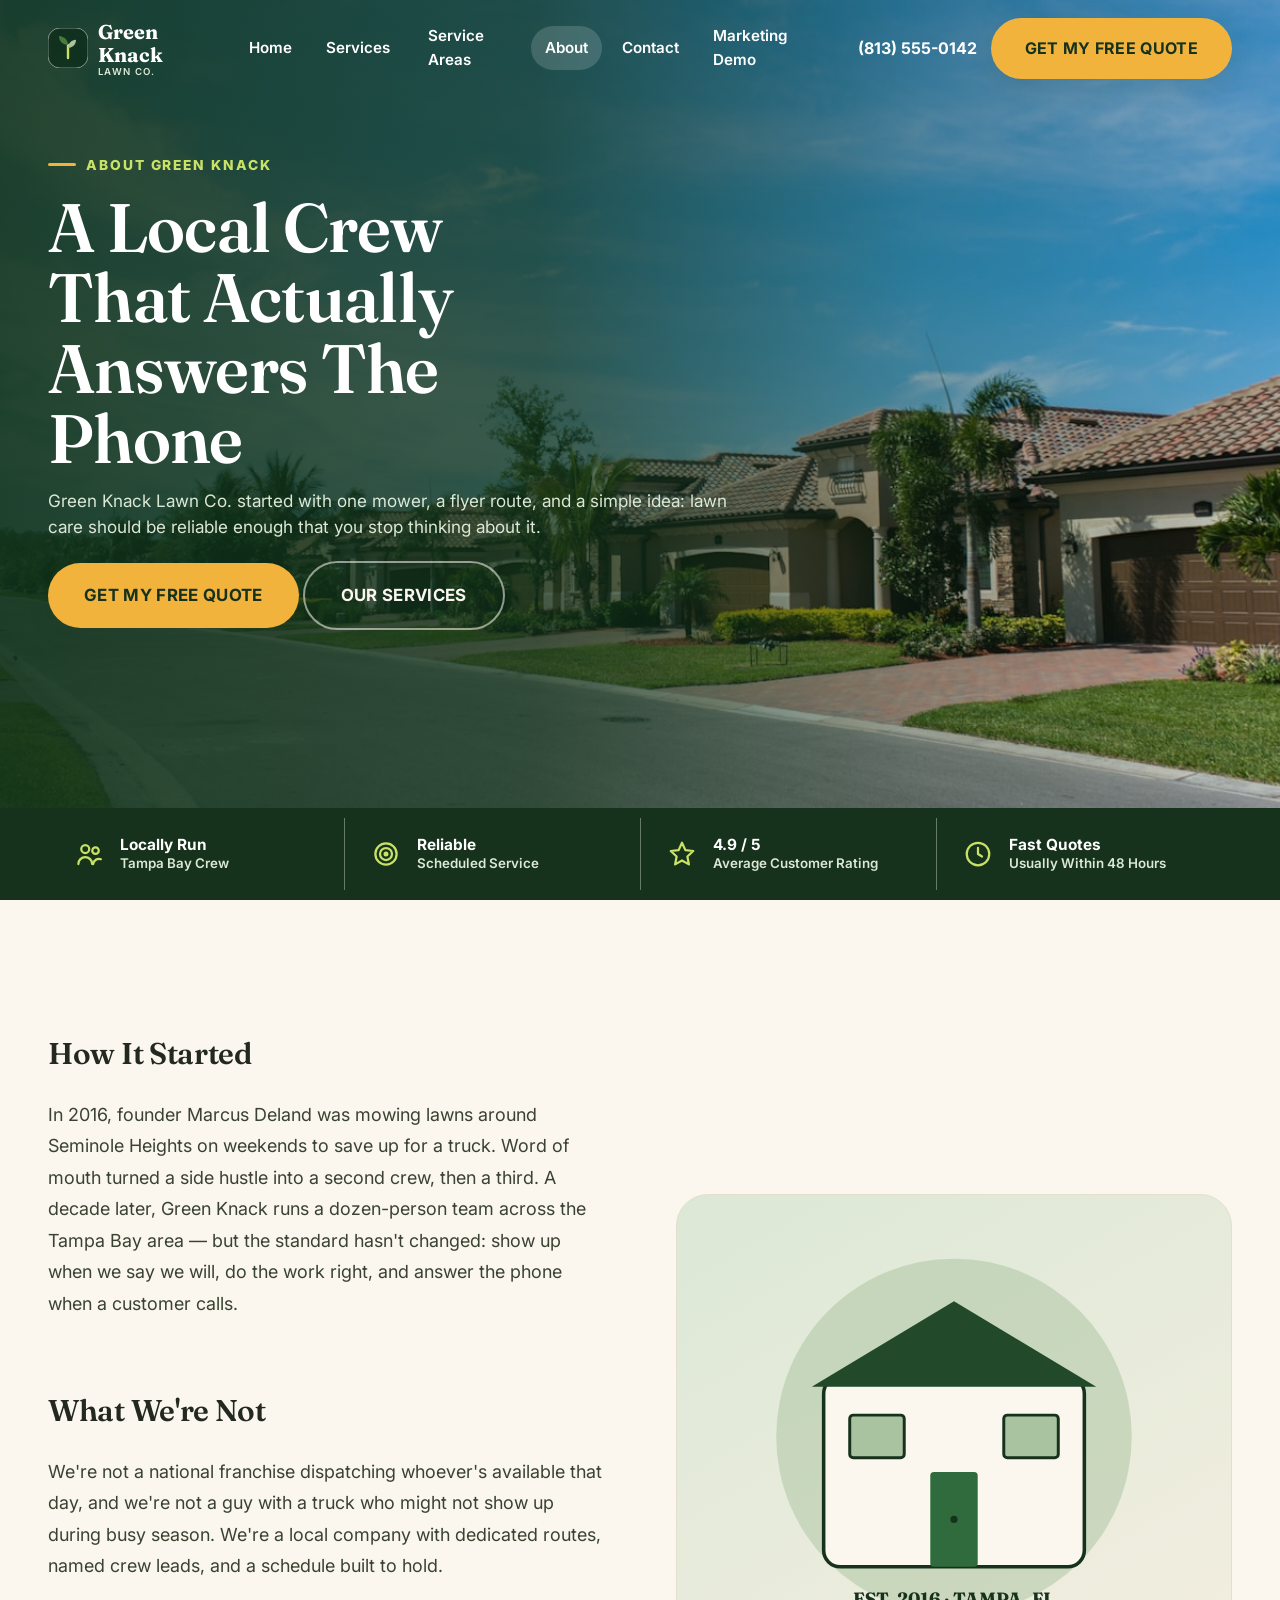
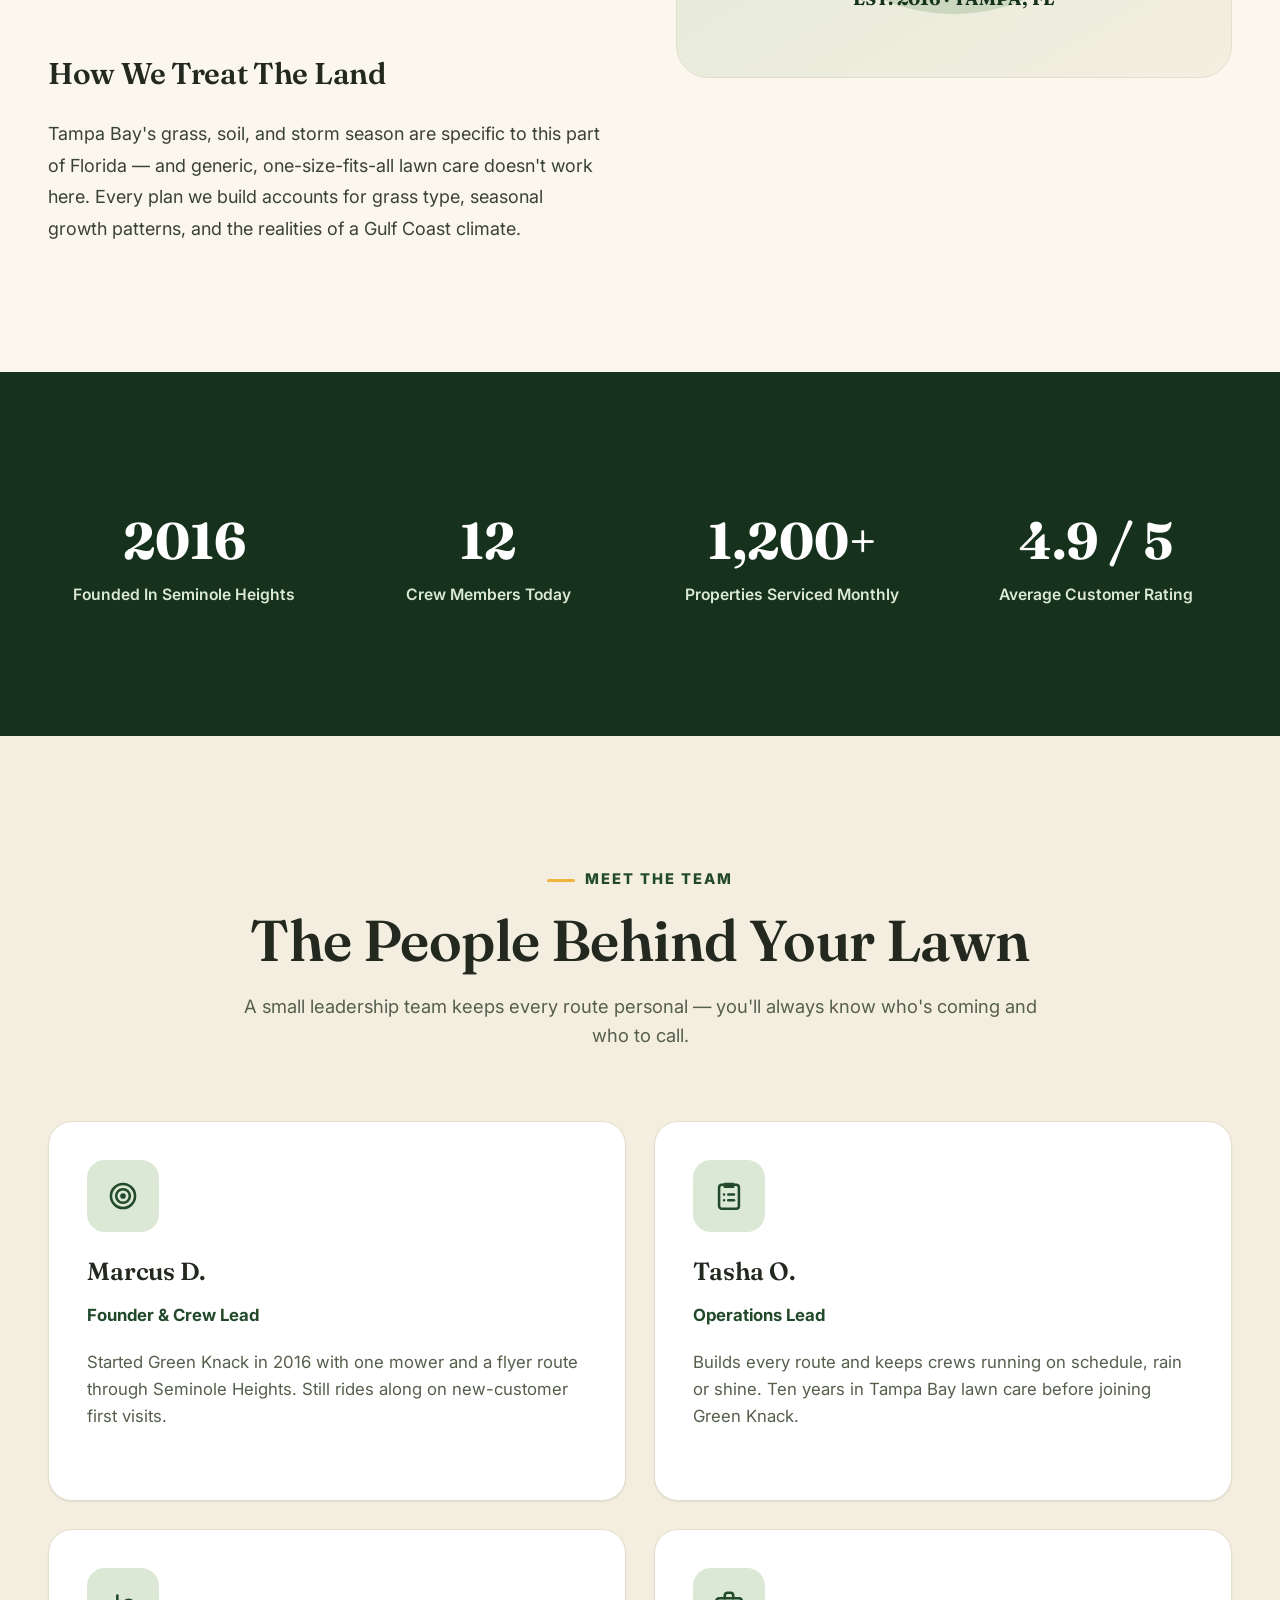
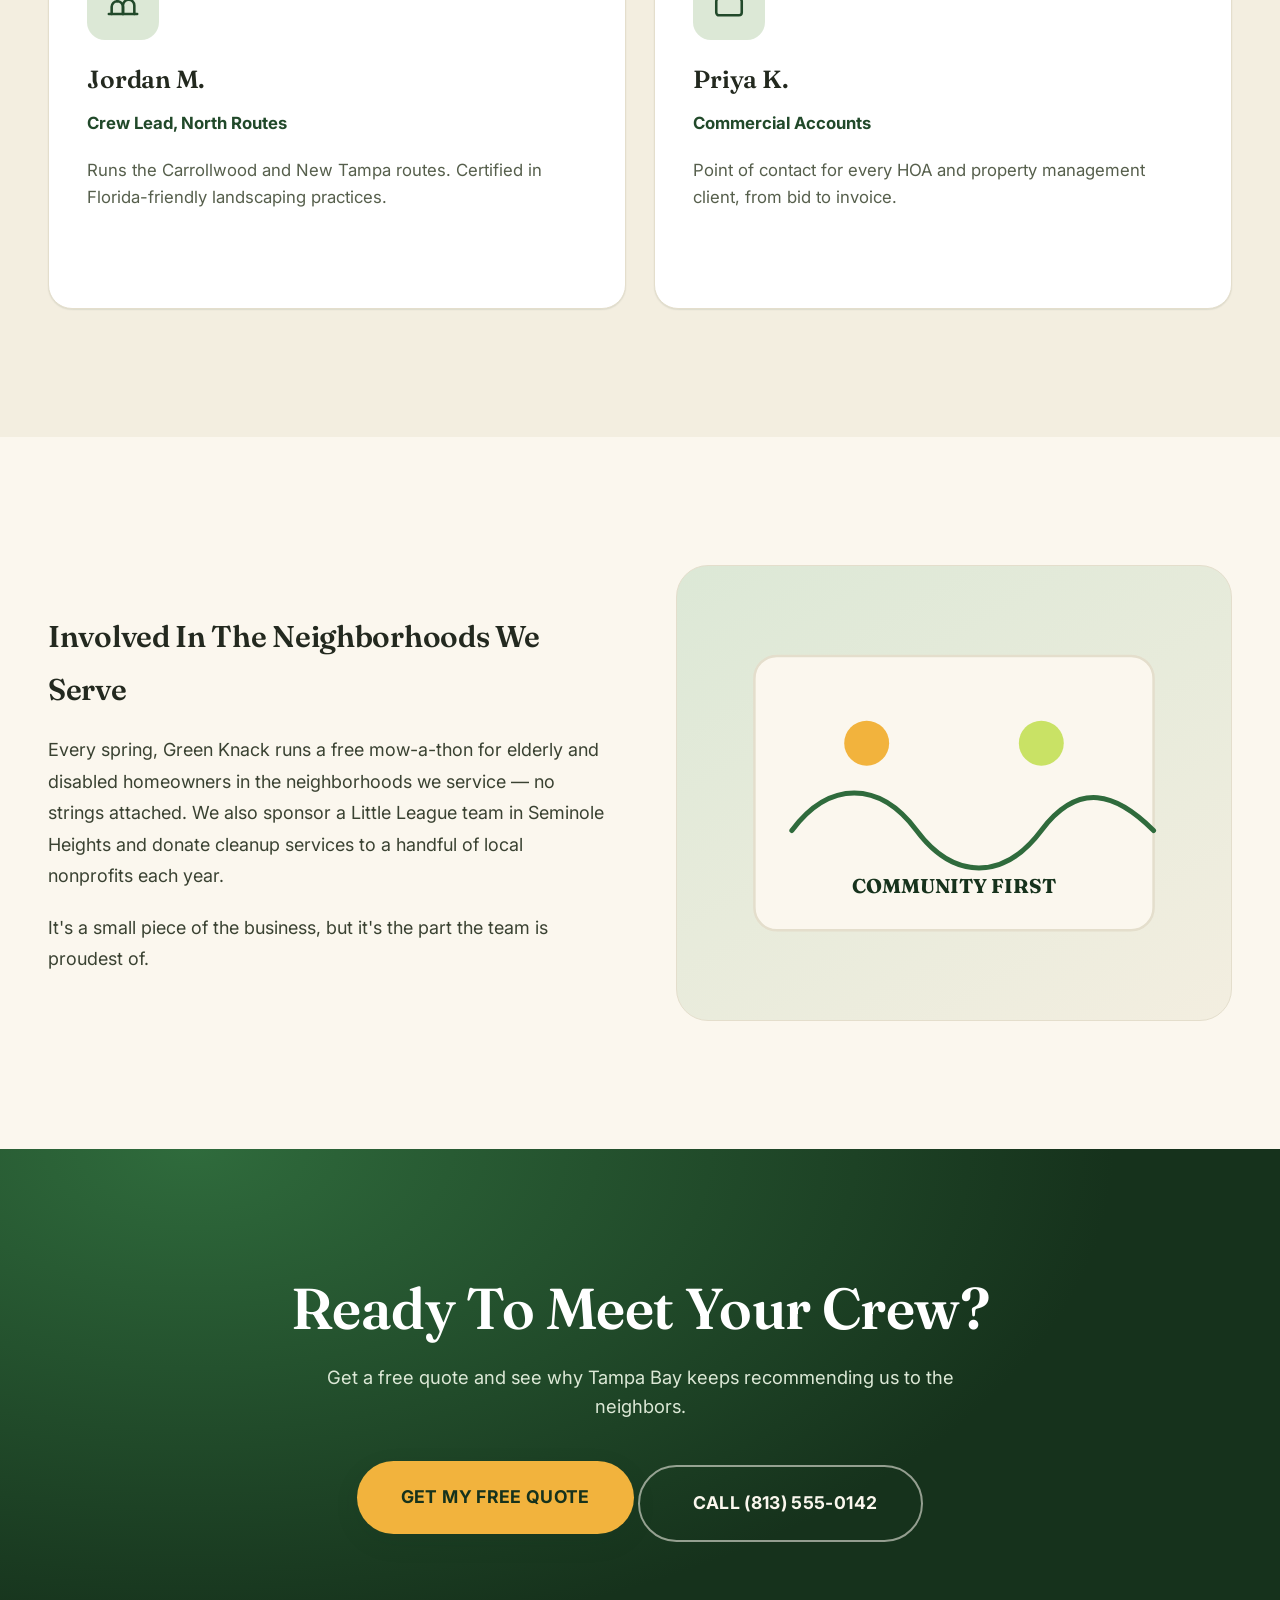
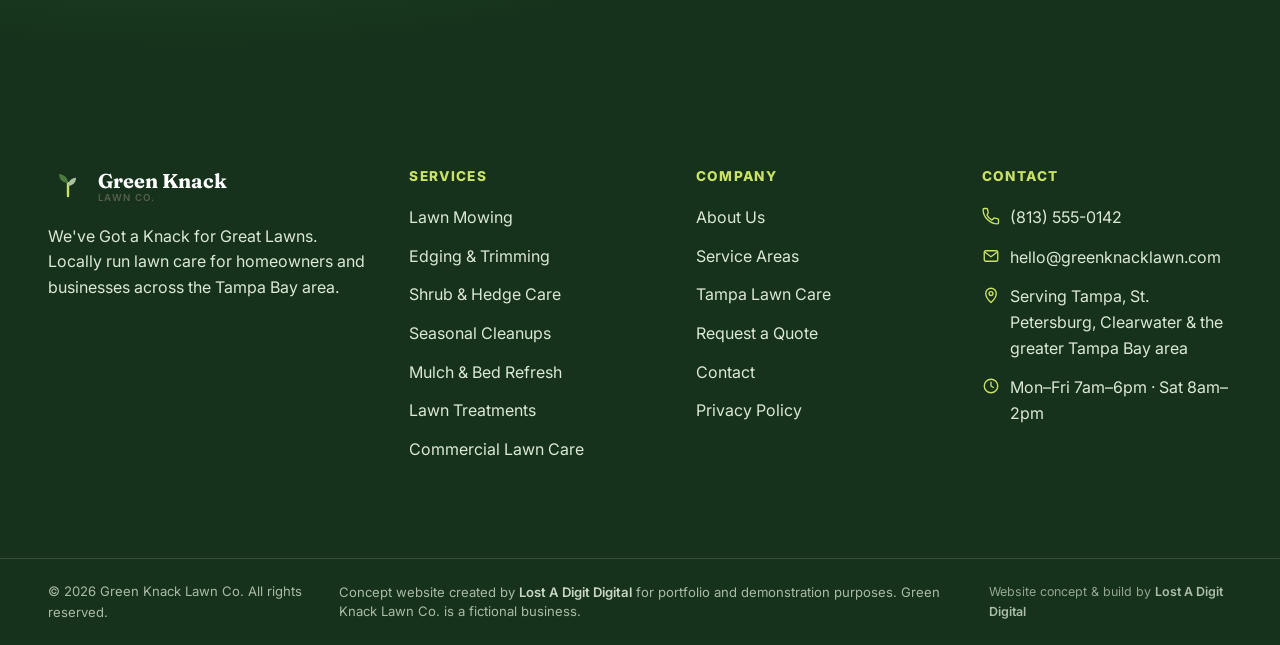
<file: about/index.html>
<!doctype html>
<html lang="en">
<head>
<meta charset="UTF-8">
<meta name="viewport" content="width=device-width, initial-scale=1">
<title>About Green Knack Lawn Co. | Tampa Bay Lawn Care</title>
<meta name="description" content="Meet the local crew behind Green Knack Lawn Co. — founded in 2016 in Seminole Heights, now serving 1,200+ Tampa Bay properties every month.">
<link rel="canonical" href="https://lawn-service.lostadigitdigital.com/about/">
<meta name="robots" content="index,follow">
<meta property="og:type" content="website">
<meta property="og:site_name" content="Green Knack Lawn Co.">
<meta property="og:title" content="About Green Knack Lawn Co. | Tampa Bay Lawn Care">
<meta property="og:description" content="Meet the local crew behind Green Knack Lawn Co. — founded in 2016 in Seminole Heights, now serving 1,200+ Tampa Bay properties every month.">
<meta property="og:url" content="https://lawn-service.lostadigitdigital.com/about/">
<meta property="og:image" content="https://lawn-service.lostadigitdigital.com/images/og-cover.jpg">
<meta name="twitter:card" content="summary_large_image">
<meta name="twitter:title" content="About Green Knack Lawn Co. | Tampa Bay Lawn Care">
<meta name="twitter:description" content="Meet the local crew behind Green Knack Lawn Co. — founded in 2016 in Seminole Heights, now serving 1,200+ Tampa Bay properties every month.">
<meta name="twitter:image" content="https://lawn-service.lostadigitdigital.com/images/og-cover.jpg">
<meta name="theme-color" content="#16321C">
<link rel="icon" href="/favicon.svg" type="image/svg+xml">
<link rel="apple-touch-icon" href="/images/apple-touch-icon.png">
<link rel="manifest" href="/manifest.json">
<link rel="preconnect" href="https://fonts.googleapis.com">
<link rel="preconnect" href="https://fonts.gstatic.com" crossorigin>
<link href="https://fonts.googleapis.com/css2?family=Fraunces:wght@500;600;700&family=Inter:wght@400;500;600;700;800&display=swap" rel="stylesheet">
<link rel="stylesheet" href="/css/styles.css?v=2.0.3">

<script type="application/ld+json">{"@context": "https://schema.org", "@type": "LocalBusiness", "@id": "https://lawn-service.lostadigitdigital.com/#business", "name": "Green Knack Lawn Co.", "description": "Residential and commercial lawn care serving the greater Tampa Bay, Florida area — mowing, hedge care, seasonal cleanups, and lawn treatments with no long-term contracts.", "url": "https://lawn-service.lostadigitdigital.com/", "telephone": "+18135550142", "email": "hello@greenknacklawn.com", "image": "https://lawn-service.lostadigitdigital.com/images/og-cover.jpg", "priceRange": "$$", "address": {"@type": "PostalAddress", "addressLocality": "Tampa", "addressRegion": "FL", "addressCountry": "US"}, "geo": {"@type": "GeoCoordinates", "latitude": 27.9506, "longitude": -82.4572}, "areaServed": [{"@type": "City", "name": "Tampa"}, {"@type": "City", "name": "South Tampa"}, {"@type": "City", "name": "Seminole Heights"}, {"@type": "City", "name": "Carrollwood"}, {"@type": "City", "name": "Westchase"}, {"@type": "City", "name": "New Tampa"}, {"@type": "City", "name": "Brandon"}, {"@type": "City", "name": "Riverview"}, {"@type": "City", "name": "Valrico"}, {"@type": "City", "name": "St. Petersburg"}, {"@type": "City", "name": "Clearwater"}, {"@type": "City", "name": "Wesley Chapel"}, {"@type": "City", "name": "Dunedin"}, {"@type": "City", "name": "Safety Harbor"}, {"@type": "City", "name": "Temple Terrace"}, {"@type": "City", "name": "Town 'n' Country"}], "openingHoursSpecification": [{"@type": "OpeningHoursSpecification", "dayOfWeek": ["Monday", "Tuesday", "Wednesday", "Thursday", "Friday"], "opens": "07:00", "closes": "18:00"}, {"@type": "OpeningHoursSpecification", "dayOfWeek": ["Saturday"], "opens": "08:00", "closes": "14:00"}], "sameAs": []}</script>

</head>
<body class="has-sticky-cta">

<a class="skip-link" href="#main">Skip to main content</a>
<header class="site-header">
  <div class="container site-header__inner">
    <a class="brand" href="/">
      <svg class="brand__mark" viewBox="0 0 40 40" fill="none" aria-hidden="true"><rect width="40" height="40" rx="12" fill="#16321C"/><path d="M20 30V17" stroke="#C9E265" stroke-width="2.4" stroke-linecap="round"/><path d="M20 17c0-5.2-3.6-8.4-9-9 0 5.6 3.8 8.6 9 9Z" fill="#4A7A3C"/><path d="M20 20c0-4.8 3.4-7.7 8-8.3 0 5.1-3.6 7.9-8 8.3Z" fill="#A9C3A0"/></svg>
      <span class="brand__name">Green Knack<small>Lawn Co.</small></span>
    </a>
    <nav class="main-nav" aria-label="Primary">
      <ul><li><a class="nav-link" href="/">Home</a></li><li class="has-dropdown"><a class="nav-link" href="/services/">Services <svg viewBox="0 0 24 24" fill="none" stroke="currentColor" stroke-width="1.8" stroke-linecap="round" stroke-linejoin="round" aria-hidden="true"><path d="m6 9 6 6 6-6"/></svg></a><div class="dropdown"><a href="/services/lawn-mowing/"><svg class="svg-mini" viewBox="0 0 24 24" fill="none" stroke="currentColor" stroke-width="1.8" stroke-linecap="round" stroke-linejoin="round" aria-hidden="true"><path d="m9 6 6 6-6 6"/></svg>Lawn Mowing</a><a href="/services/shrub-hedge-care/"><svg class="svg-mini" viewBox="0 0 24 24" fill="none" stroke="currentColor" stroke-width="1.8" stroke-linecap="round" stroke-linejoin="round" aria-hidden="true"><path d="m9 6 6 6-6 6"/></svg>Shrub & Hedge Care</a><a href="/services/seasonal-cleanup/"><svg class="svg-mini" viewBox="0 0 24 24" fill="none" stroke="currentColor" stroke-width="1.8" stroke-linecap="round" stroke-linejoin="round" aria-hidden="true"><path d="m9 6 6 6-6 6"/></svg>Seasonal Cleanups</a><a href="/services/commercial-lawn-care/"><svg class="svg-mini" viewBox="0 0 24 24" fill="none" stroke="currentColor" stroke-width="1.8" stroke-linecap="round" stroke-linejoin="round" aria-hidden="true"><path d="m9 6 6 6-6 6"/></svg>Commercial Lawn Care</a><a class="dropdown-all" href="/services/">All Services <svg viewBox="0 0 24 24" fill="none" stroke="currentColor" stroke-width="1.8" stroke-linecap="round" stroke-linejoin="round" aria-hidden="true"><path d="M5 12h14"/><path d="m13 6 6 6-6 6"/></svg></a></div></li><li><a class="nav-link" href="/service-areas/">Service Areas</a></li><li><a class="nav-link" href="/about/" aria-current="page">About</a></li><li><a class="nav-link" href="/contact/">Contact</a></li><li><a class="nav-link" href="/marketing-demo/">Marketing Demo</a></li></ul>
    </nav>
    <div class="header-cta">
      <a class="header-phone" href="tel:+18135550142"><svg viewBox="0 0 24 24" fill="none" stroke="currentColor" stroke-width="1.8" stroke-linecap="round" stroke-linejoin="round" aria-hidden="true"><path d="M6.6 10.8a13 13 0 0 0 6.6 6.6l2.2-2.2a1.5 1.5 0 0 1 1.5-.4c1.1.4 2.3.6 3.6.6a1.5 1.5 0 0 1 1.5 1.5V21a1.5 1.5 0 0 1-1.5 1.5C10.6 22.5 1.5 13.4 1.5 3.5A1.5 1.5 0 0 1 3 2h3.1a1.5 1.5 0 0 1 1.5 1.5c0 1.3.2 2.5.6 3.6a1.5 1.5 0 0 1-.4 1.5Z"/></svg> (813) 555-0142</a>
      <a class="btn btn-primary" href="/quote/">Get My Free Quote</a>
    </div>
    <button class="nav-toggle" data-nav-toggle type="button" aria-label="Open menu" aria-expanded="false">
      <svg class="icon-open" viewBox="0 0 24 24" fill="none" stroke="currentColor" stroke-width="1.8" stroke-linecap="round" stroke-linejoin="round" aria-hidden="true"><path d="M4 7h16"/><path d="M4 12h16"/><path d="M4 17h16"/></svg><svg class="icon-close" viewBox="0 0 24 24" fill="none" stroke="currentColor" stroke-width="1.8" stroke-linecap="round" stroke-linejoin="round" aria-hidden="true"><path d="m6 6 12 12"/><path d="m18 6-12 12"/></svg>
    </button>
  </div>
  <div class="mobile-nav" id="mobile-nav">
    <ul>
      <li><a class="nav-link" href="/">Home</a></li>
      <li class="mobile-has-sub">
        <div class="mobile-nav-row">
          <a class="nav-link" href="/services/">Services</a>
          <button class="mobile-sub-toggle" type="button" aria-expanded="false" aria-controls="mobile-sub-services" data-sub-toggle>
            <svg viewBox="0 0 24 24" fill="none" stroke="currentColor" stroke-width="1.8" stroke-linecap="round" stroke-linejoin="round" aria-hidden="true"><path d="m6 9 6 6 6-6"/></svg>
            <span class="visually-hidden">Toggle Services submenu</span>
          </button>
        </div>
        <div class="mobile-sub" id="mobile-sub-services"><div class="mobile-sub__inner"><a href="/services/lawn-mowing/">Lawn Mowing</a><a href="/services/shrub-hedge-care/">Shrub & Hedge Care</a><a href="/services/seasonal-cleanup/">Seasonal Cleanups</a><a href="/services/commercial-lawn-care/">Commercial Lawn Care</a></div></div>
      </li>
      <li><a class="nav-link" href="/service-areas/">Service Areas</a></li>
      <li><a class="nav-link" href="/about/">About</a></li>
      <li><a class="nav-link" href="/contact/">Contact</a></li>
      <li><a class="nav-link" href="/marketing-demo/">Marketing Demo</a></li>
    </ul>
    <div class="mobile-cta">
      <a class="header-phone" href="tel:+18135550142"><svg viewBox="0 0 24 24" fill="none" stroke="currentColor" stroke-width="1.8" stroke-linecap="round" stroke-linejoin="round" aria-hidden="true"><path d="M6.6 10.8a13 13 0 0 0 6.6 6.6l2.2-2.2a1.5 1.5 0 0 1 1.5-.4c1.1.4 2.3.6 3.6.6a1.5 1.5 0 0 1 1.5 1.5V21a1.5 1.5 0 0 1-1.5 1.5C10.6 22.5 1.5 13.4 1.5 3.5A1.5 1.5 0 0 1 3 2h3.1a1.5 1.5 0 0 1 1.5 1.5c0 1.3.2 2.5.6 3.6a1.5 1.5 0 0 1-.4 1.5Z"/></svg> (813) 555-0142</a>
      <a class="btn btn-primary btn-block" href="/quote/">Get My Free Quote</a>
    </div>
  </div>
</header>

<main id="main">

<section class="service-hero about-hero">
  <img class="service-hero__bg" src="/images/photos/tampa-neighborhood.jpg" width="1200" height="794" alt="Tampa Bay neighborhood street lined with palm trees and manicured lawns" loading="eager" fetchpriority="high" decoding="async">
  <div class="service-hero__overlay" aria-hidden="true"></div>
  <div class="container service-hero__content">
    <span class="kicker">About Green Knack</span>
    <h1>A Local Crew That Actually Answers The Phone</h1>
    <p>Green Knack Lawn Co. started with one mower, a flyer route, and a simple idea: lawn care should be reliable enough that you stop thinking about it.</p>
    <div class="hero__ctas">
      <a class="btn btn-primary btn-lg" href="/quote/">Get My Free Quote</a>
      <a class="btn btn-secondary btn-lg" href="/services/">Our Services</a>
    </div>
  </div>
</section>

<section class="trust-strip">
  <div class="container trust-strip__inner">
    <div class="trust-strip__item"><svg viewBox="0 0 24 24" fill="none" stroke="currentColor" stroke-width="1.8" stroke-linecap="round" stroke-linejoin="round" aria-hidden="true"><circle cx="9" cy="8" r="3.2"/><path d="M3.5 20a5.5 5.5 0 0 1 11 0"/><circle cx="17.2" cy="9.3" r="2.6"/><path d="M15.3 20a4.7 4.7 0 0 1 6.2-3.8"/></svg> <span><strong>Locally Run</strong>Tampa Bay Crew</span></div>
    <div class="trust-strip__item"><svg viewBox="0 0 24 24" fill="none" stroke="currentColor" stroke-width="1.8" stroke-linecap="round" stroke-linejoin="round" aria-hidden="true"><circle cx="12" cy="12" r="8.5"/><circle cx="12" cy="12" r="4.8"/><circle cx="12" cy="12" r="1.1" fill="currentColor"/></svg> <span><strong>Reliable</strong>Scheduled Service</span></div>
    <div class="trust-strip__item"><svg viewBox="0 0 24 24" fill="none" stroke="currentColor" stroke-width="1.8" stroke-linecap="round" stroke-linejoin="round" aria-hidden="true"><path d="m12 3 2.7 5.9 6.3.7-4.7 4.4 1.2 6.3L12 17.2 6.5 20.3l1.2-6.3-4.7-4.4 6.3-.7Z"/></svg> <span><strong>4.9 / 5</strong>Average Customer Rating</span></div>
    <div class="trust-strip__item"><svg viewBox="0 0 24 24" fill="none" stroke="currentColor" stroke-width="1.8" stroke-linecap="round" stroke-linejoin="round" aria-hidden="true"><circle cx="12" cy="12" r="9"/><path d="M12 7v5l3.2 2"/></svg> <span><strong>Fast Quotes</strong>Usually Within 48 Hours</span></div>
  </div>
</section>

<section>
  <div class="container split">
    <div class="prose">
      <h2>How It Started</h2>
      <p>In 2016, founder Marcus Deland was mowing lawns around Seminole Heights on weekends to save up for a truck. Word of mouth turned a side hustle into a second crew, then a third. A decade later, Green Knack runs a dozen-person team across the Tampa Bay area &mdash; but the standard hasn't changed: show up when we say we will, do the work right, and answer the phone when a customer calls.</p>
      <h2>What We're Not</h2>
      <p>We're not a national franchise dispatching whoever's available that day, and we're not a guy with a truck who might not show up during busy season. We're a local company with dedicated routes, named crew leads, and a schedule built to hold.</p>
      <h2>How We Treat The Land</h2>
      <p>Tampa Bay's grass, soil, and storm season are specific to this part of Florida &mdash; and generic, one-size-fits-all lawn care doesn't work here. Every plan we build accounts for grass type, seasonal growth patterns, and the realities of a Gulf Coast climate.</p>
    </div>
    <div class="art-panel reveal">
      <svg viewBox="0 0 400 340" fill="none" aria-hidden="true">
        <circle cx="200" cy="170" r="150" fill="#A9C3A0" opacity="0.5"/>
        <rect x="90" y="120" width="220" height="160" rx="14" fill="#FBF7EE" stroke="#16321C" stroke-width="3"/>
        <path d="M80 128 200 56 320 128Z" fill="#21492A"/>
        <rect x="180" y="200" width="40" height="80" rx="3" fill="#2F6B3C"/>
        <circle cx="200" cy="240" r="3" fill="#16321C"/>
        <rect x="112" y="152" width="46" height="36" rx="3" fill="#A9C3A0" stroke="#16321C" stroke-width="2.5"/>
        <rect x="242" y="152" width="46" height="36" rx="3" fill="#A9C3A0" stroke="#16321C" stroke-width="2.5"/>
        <text x="200" y="312" text-anchor="middle" font-family="Fraunces, serif" font-weight="700" font-size="15" fill="#16321C">EST. 2016 &middot; TAMPA, FL</text>
      </svg>
    </div>
  </div>
</section>

<section class="section-deep">
  <div class="container">
    <div class="stat-row">
      <div class="stat reveal"><strong>2016</strong><span>Founded In Seminole Heights</span></div><div class="stat reveal"><strong>12</strong><span>Crew Members Today</span></div><div class="stat reveal"><strong>1,200+</strong><span>Properties Serviced Monthly</span></div><div class="stat reveal"><strong>4.9 / 5</strong><span>Average Customer Rating</span></div>
    </div>
  </div>
</section>

<section class="section-alt">
  <div class="container">
    <div class="section-head center">
      <span class="kicker">Meet The Team</span>
      <h2>The People Behind Your Lawn</h2>
      <p>A small leadership team keeps every route personal &mdash; you'll always know who's coming and who to call.</p>
    </div>
    <div class="card-grid"><div class="service-card reveal">
  <div class="service-card__icon"><svg viewBox="0 0 24 24" fill="none" stroke="currentColor" stroke-width="1.8" stroke-linecap="round" stroke-linejoin="round" aria-hidden="true"><circle cx="12" cy="12" r="8.5"/><circle cx="12" cy="12" r="4.8"/><circle cx="12" cy="12" r="1.1" fill="currentColor"/></svg></div>
  <h3>Marcus D.</h3>
  <p style="font-weight:700;color:var(--gk-green-dark);margin-top:-10px;">Founder & Crew Lead</p>
  <p>Started Green Knack in 2016 with one mower and a flyer route through Seminole Heights. Still rides along on new-customer first visits.</p>
</div><div class="service-card reveal">
  <div class="service-card__icon"><svg viewBox="0 0 24 24" fill="none" stroke="currentColor" stroke-width="1.8" stroke-linecap="round" stroke-linejoin="round" aria-hidden="true"><rect x="5" y="4" width="14" height="17" rx="2"/><path d="M9 3.5h6v2H9Z"/><path d="M8.5 11h.01M8.5 15h.01"/><path d="M11.5 11h4"/><path d="M11.5 15h4"/></svg></div>
  <h3>Tasha O.</h3>
  <p style="font-weight:700;color:var(--gk-green-dark);margin-top:-10px;">Operations Lead</p>
  <p>Builds every route and keeps crews running on schedule, rain or shine. Ten years in Tampa Bay lawn care before joining Green Knack.</p>
</div><div class="service-card reveal">
  <div class="service-card__icon"><svg viewBox="0 0 24 24" fill="none" stroke="currentColor" stroke-width="1.8" stroke-linecap="round" stroke-linejoin="round" aria-hidden="true"><path d="M4 19v-5a4 4 0 0 1 4-4 4 4 0 0 1 4 4v5"/><path d="M12 19v-6a4 4 0 0 1 4-4 4 4 0 0 1 4 4v6"/><path d="M2 19h20"/><path d="M8 10V6"/></svg></div>
  <h3>Jordan M.</h3>
  <p style="font-weight:700;color:var(--gk-green-dark);margin-top:-10px;">Crew Lead, North Routes</p>
  <p>Runs the Carrollwood and New Tampa routes. Certified in Florida-friendly landscaping practices.</p>
</div><div class="service-card reveal">
  <div class="service-card__icon"><svg viewBox="0 0 24 24" fill="none" stroke="currentColor" stroke-width="1.8" stroke-linecap="round" stroke-linejoin="round" aria-hidden="true"><rect x="3" y="8" width="18" height="12" rx="2"/><path d="M9 8V6a2 2 0 0 1 2-2h2a2 2 0 0 1 2 2v2"/></svg></div>
  <h3>Priya K.</h3>
  <p style="font-weight:700;color:var(--gk-green-dark);margin-top:-10px;">Commercial Accounts</p>
  <p>Point of contact for every HOA and property management client, from bid to invoice.</p>
</div></div>
  </div>
</section>

<section>
  <div class="container split reverse">
    <div class="art-panel reveal" style="background:linear-gradient(150deg,var(--gk-sage-light),var(--gk-cream-2));">
      <svg viewBox="0 0 380 300" fill="none" aria-hidden="true">
        <rect x="30" y="40" width="320" height="220" rx="18" fill="#FBF7EE" stroke="#E4DECC" stroke-width="2"/>
        <path d="M60 180c30-40 70-40 100 0s70 40 100 0 60-30 90 0" stroke="#2F6B3C" stroke-width="4" fill="none" stroke-linecap="round"/>
        <circle cx="120" cy="110" r="18" fill="#F2B33D"/>
        <circle cx="260" cy="110" r="18" fill="#C9E265"/>
        <text x="190" y="230" text-anchor="middle" font-family="Fraunces, serif" font-weight="700" font-size="16" fill="#16321C">COMMUNITY FIRST</text>
      </svg>
    </div>
    <div class="prose">
      <h2>Involved In The Neighborhoods We Serve</h2>
      <p>Every spring, Green Knack runs a free mow-a-thon for elderly and disabled homeowners in the neighborhoods we service &mdash; no strings attached. We also sponsor a Little League team in Seminole Heights and donate cleanup services to a handful of local nonprofits each year.</p>
      <p>It's a small piece of the business, but it's the part the team is proudest of.</p>
    </div>
  </div>
</section>

<section class="cta-band">
  <div class="container cta-band__inner">
    <h2>Ready To Meet Your Crew?</h2>
    <p>Get a free quote and see why Tampa Bay keeps recommending us to the neighbors.</p>
    <div class="hero__ctas">
      <a class="btn btn-primary btn-lg" href="/quote/">Get My Free Quote</a>
      <a class="btn btn-secondary btn-lg" href="tel:+18135550142"><svg viewBox="0 0 24 24" fill="none" stroke="currentColor" stroke-width="1.8" stroke-linecap="round" stroke-linejoin="round" aria-hidden="true"><path d="M6.6 10.8a13 13 0 0 0 6.6 6.6l2.2-2.2a1.5 1.5 0 0 1 1.5-.4c1.1.4 2.3.6 3.6.6a1.5 1.5 0 0 1 1.5 1.5V21a1.5 1.5 0 0 1-1.5 1.5C10.6 22.5 1.5 13.4 1.5 3.5A1.5 1.5 0 0 1 3 2h3.1a1.5 1.5 0 0 1 1.5 1.5c0 1.3.2 2.5.6 3.6a1.5 1.5 0 0 1-.4 1.5Z"/></svg> Call (813) 555-0142</a>
    </div>
  </div>
</section>

</main>

<footer class="site-footer">
  <div class="container footer-top">
    <div class="footer-brand">
      <a class="brand" href="/">
        <svg class="brand__mark" viewBox="0 0 40 40" fill="none" aria-hidden="true"><rect width="40" height="40" rx="12" fill="#16321C"/><path d="M20 30V17" stroke="#C9E265" stroke-width="2.4" stroke-linecap="round"/><path d="M20 17c0-5.2-3.6-8.4-9-9 0 5.6 3.8 8.6 9 9Z" fill="#4A7A3C"/><path d="M20 20c0-4.8 3.4-7.7 8-8.3 0 5.1-3.6 7.9-8 8.3Z" fill="#A9C3A0"/></svg>
        <span class="brand__name">Green Knack<small>Lawn Co.</small></span>
      </a>
      <p>We've Got a Knack for Great Lawns. Locally run lawn care for homeowners and businesses across the Tampa Bay area.</p>
    </div>
    <div>
      <p class="footer-heading">Services</p>
      <ul class="footer-links">
        <li><a href="/services/lawn-mowing/">Lawn Mowing</a></li>
        <li><a href="/services/#edging-trimming">Edging &amp; Trimming</a></li>
        <li><a href="/services/shrub-hedge-care/">Shrub &amp; Hedge Care</a></li>
        <li><a href="/services/seasonal-cleanup/">Seasonal Cleanups</a></li>
        <li><a href="/services/#mulch-bed-refresh">Mulch &amp; Bed Refresh</a></li>
        <li><a href="/services/#lawn-treatments">Lawn Treatments</a></li>
        <li><a href="/services/commercial-lawn-care/">Commercial Lawn Care</a></li>
      </ul>
    </div>
    <div>
      <p class="footer-heading">Company</p>
      <ul class="footer-links">
        <li><a href="/about/">About Us</a></li>
        <li><a href="/service-areas/">Service Areas</a></li>
        <li><a href="/service-areas/tampa/">Tampa Lawn Care</a></li>
        <li><a href="/quote/">Request a Quote</a></li>
        <li><a href="/contact/">Contact</a></li>
        <li><a href="/privacy-policy/">Privacy Policy</a></li>
      </ul>
    </div>
    <div>
      <p class="footer-heading">Contact</p>
      <ul class="footer-contact">
        <li><svg viewBox="0 0 24 24" fill="none" stroke="currentColor" stroke-width="1.8" stroke-linecap="round" stroke-linejoin="round" aria-hidden="true"><path d="M6.6 10.8a13 13 0 0 0 6.6 6.6l2.2-2.2a1.5 1.5 0 0 1 1.5-.4c1.1.4 2.3.6 3.6.6a1.5 1.5 0 0 1 1.5 1.5V21a1.5 1.5 0 0 1-1.5 1.5C10.6 22.5 1.5 13.4 1.5 3.5A1.5 1.5 0 0 1 3 2h3.1a1.5 1.5 0 0 1 1.5 1.5c0 1.3.2 2.5.6 3.6a1.5 1.5 0 0 1-.4 1.5Z"/></svg> <a href="tel:+18135550142">(813) 555-0142</a></li>
        <li><svg viewBox="0 0 24 24" fill="none" stroke="currentColor" stroke-width="1.8" stroke-linecap="round" stroke-linejoin="round" aria-hidden="true"><rect x="3" y="5" width="18" height="14" rx="2"/><path d="m4 7 8 6 8-6"/></svg> <a href="mailto:hello@greenknacklawn.com">hello@greenknacklawn.com</a></li>
        <li><svg viewBox="0 0 24 24" fill="none" stroke="currentColor" stroke-width="1.8" stroke-linecap="round" stroke-linejoin="round" aria-hidden="true"><path d="M12 22s7-6.4 7-12a7 7 0 1 0-14 0c0 5.6 7 12 7 12Z"/><circle cx="12" cy="10" r="2.6"/></svg> <span>Serving Tampa, St. Petersburg, Clearwater &amp; the greater Tampa Bay area</span></li>
        <li><svg viewBox="0 0 24 24" fill="none" stroke="currentColor" stroke-width="1.8" stroke-linecap="round" stroke-linejoin="round" aria-hidden="true"><circle cx="12" cy="12" r="9"/><path d="M12 7v5l3.2 2"/></svg> <span>Mon&ndash;Fri 7am&ndash;6pm &middot; Sat 8am&ndash;2pm</span></li>
      </ul>
    </div>
  </div>
  <div class="container footer-bottom">
    <p>&copy; <span data-year>2026</span> Green Knack Lawn Co. All rights reserved.</p>
    <p class="footer-disclosure">Concept website created by <a href="https://lostadigitdigital.com">Lost A Digit Digital</a> for portfolio and demonstration purposes. Green Knack Lawn Co. is a fictional business.</p>
    <p class="footer-credit">Website concept &amp; build by <a href="https://lostadigitdigital.com">Lost A Digit Digital</a></p>
  </div>
</footer>

<a class="mobile-sticky-cta" href="/quote/"><svg viewBox="0 0 24 24" fill="none" stroke="currentColor" stroke-width="1.8" stroke-linecap="round" stroke-linejoin="round" aria-hidden="true"><path d="M12 3v4"/><path d="M12 17v4"/><path d="M3 12h4"/><path d="M17 12h4"/><path d="m6 6 2.8 2.8"/><path d="m15.2 15.2 2.8 2.8"/><path d="m18 6-2.8 2.8"/><path d="m8.8 15.2-2.8 2.8"/></svg> Free Quote</a>

<script src="/js/site.js" defer></script>

</body>
</html>
</file>
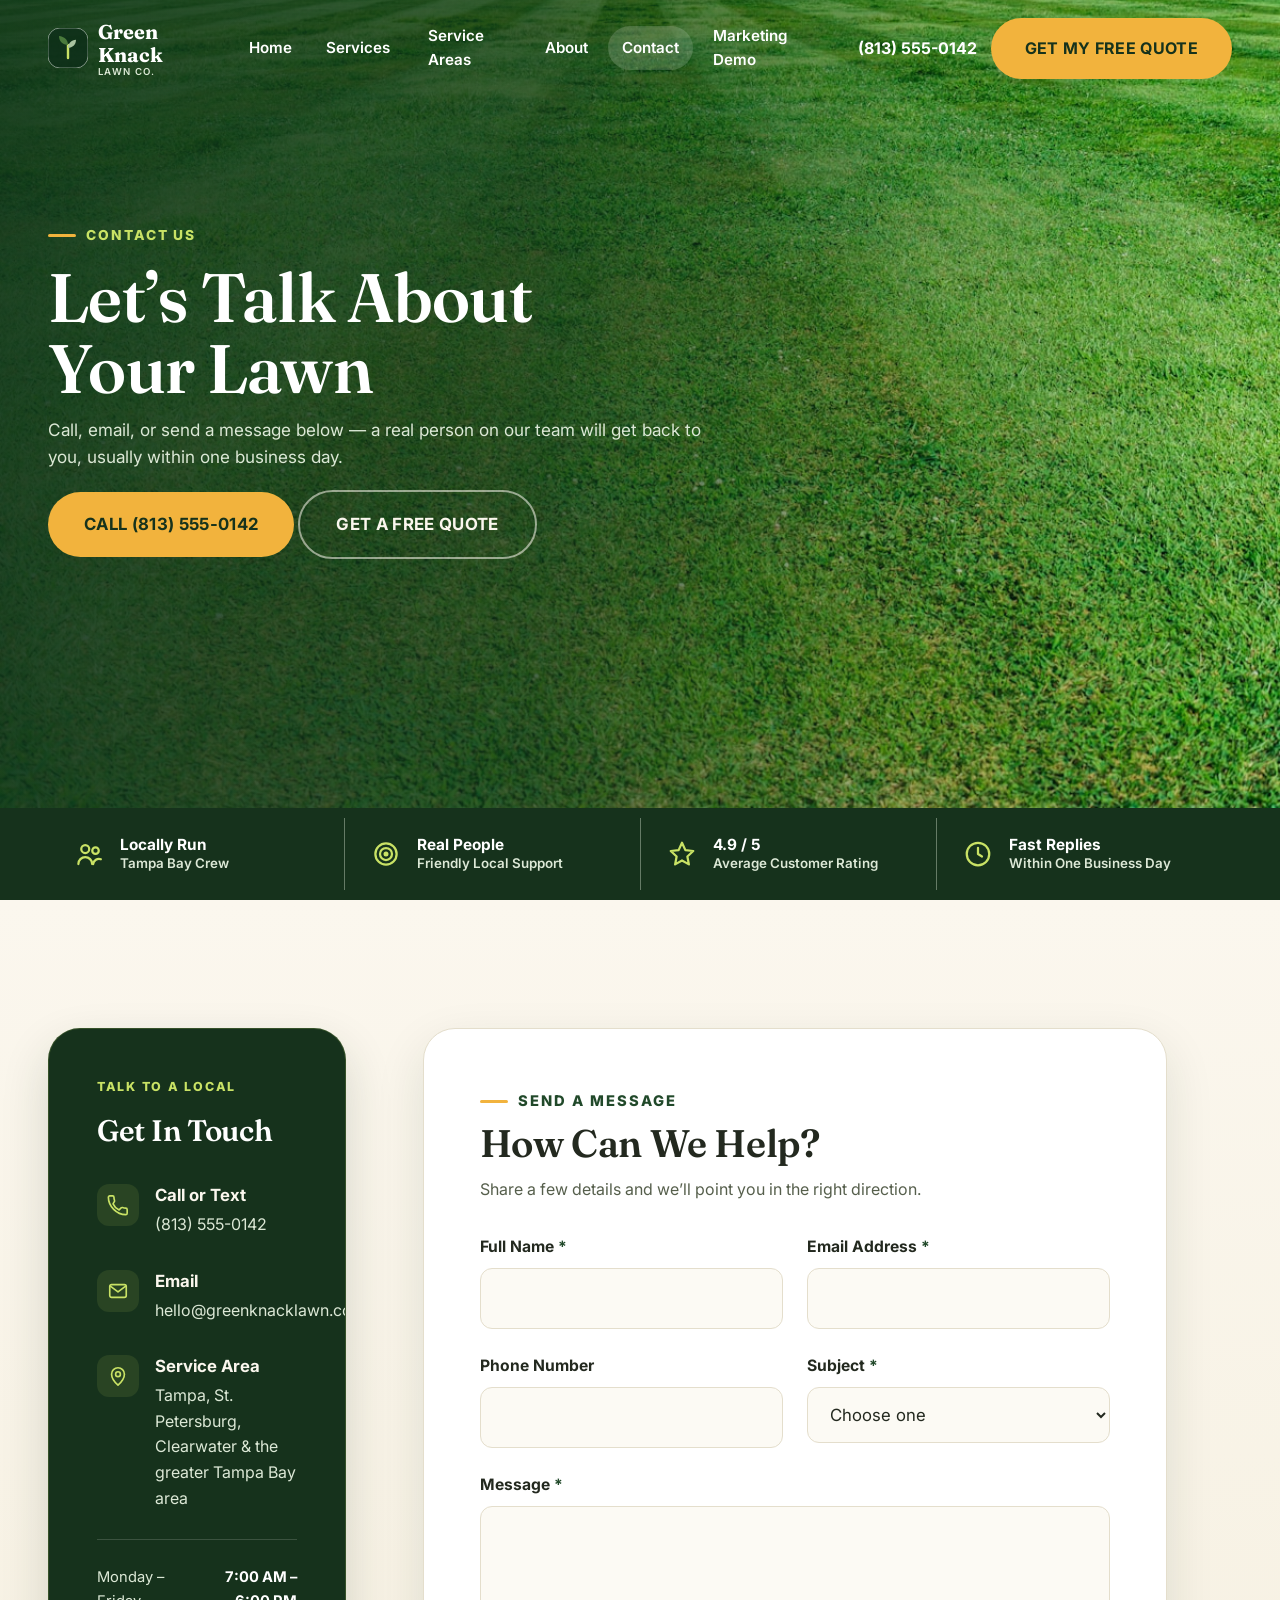
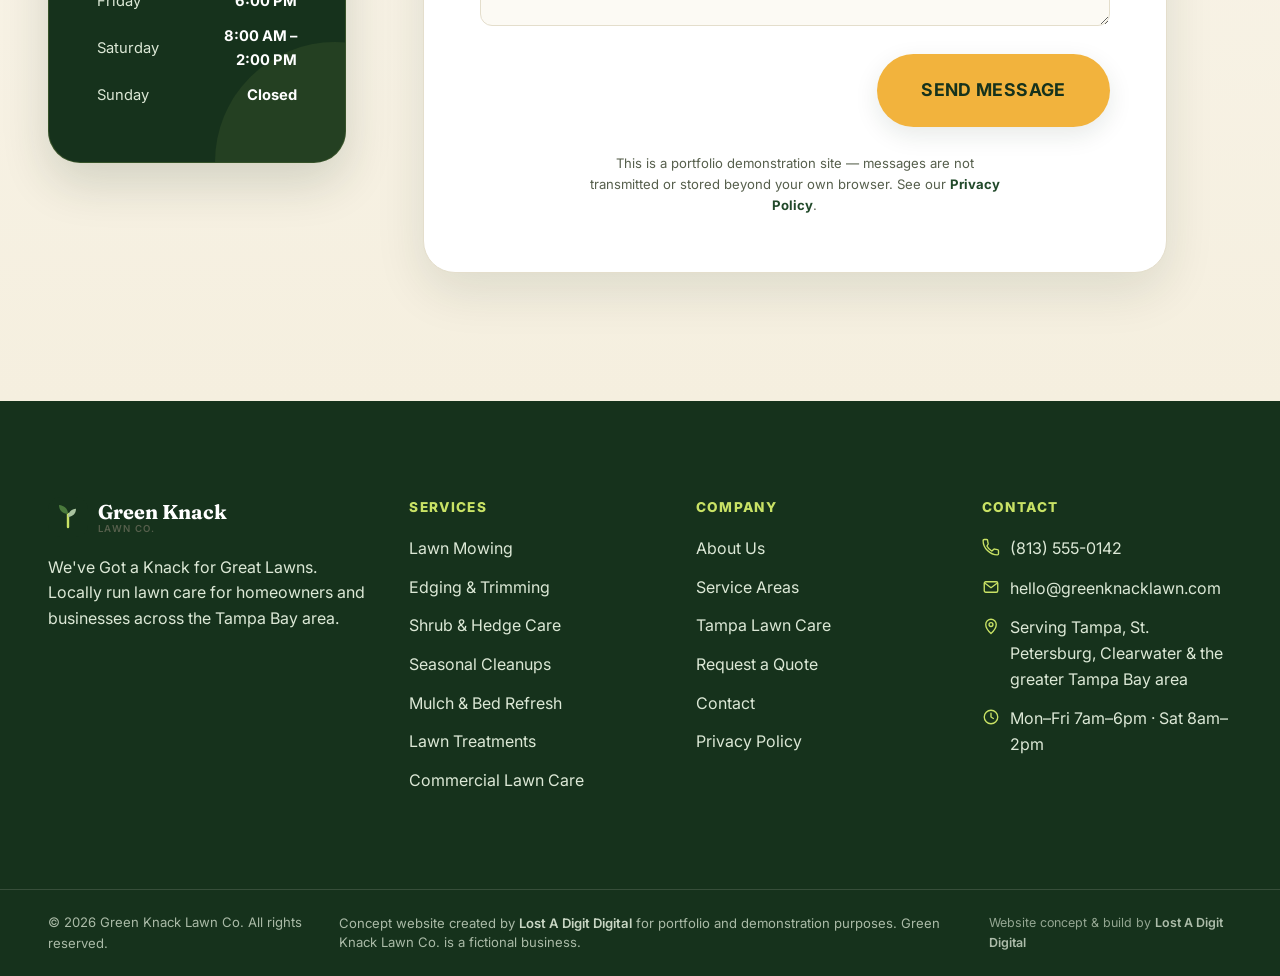
<file: contact/index.html>
<!doctype html>
<html lang="en">
<head>
<meta charset="UTF-8">
<meta name="viewport" content="width=device-width, initial-scale=1">
<title>Contact Green Knack Lawn Co. | Tampa Bay Lawn Care</title>
<meta name="description" content="Call, email, or message Green Knack Lawn Co. — Tampa Bay lawn care with a real local team behind the phone.">
<link rel="canonical" href="https://lawn-service.lostadigitdigital.com/contact/">
<meta name="robots" content="index,follow">
<meta property="og:type" content="website">
<meta property="og:site_name" content="Green Knack Lawn Co.">
<meta property="og:title" content="Contact Green Knack Lawn Co. | Tampa Bay Lawn Care">
<meta property="og:description" content="Call, email, or message Green Knack Lawn Co. — Tampa Bay lawn care with a real local team behind the phone.">
<meta property="og:url" content="https://lawn-service.lostadigitdigital.com/contact/">
<meta property="og:image" content="https://lawn-service.lostadigitdigital.com/images/og-cover.jpg">
<meta name="twitter:card" content="summary_large_image">
<meta name="twitter:title" content="Contact Green Knack Lawn Co. | Tampa Bay Lawn Care">
<meta name="twitter:description" content="Call, email, or message Green Knack Lawn Co. — Tampa Bay lawn care with a real local team behind the phone.">
<meta name="twitter:image" content="https://lawn-service.lostadigitdigital.com/images/og-cover.jpg">
<meta name="theme-color" content="#16321C">
<link rel="icon" href="/favicon.svg" type="image/svg+xml">
<link rel="apple-touch-icon" href="/images/apple-touch-icon.png">
<link rel="manifest" href="/manifest.json">
<link rel="preconnect" href="https://fonts.googleapis.com">
<link rel="preconnect" href="https://fonts.gstatic.com" crossorigin>
<link href="https://fonts.googleapis.com/css2?family=Fraunces:wght@500;600;700&family=Inter:wght@400;500;600;700;800&display=swap" rel="stylesheet">
<link rel="stylesheet" href="/css/styles.css?v=2.0.3">

<script type="application/ld+json">{"@context": "https://schema.org", "@type": "LocalBusiness", "@id": "https://lawn-service.lostadigitdigital.com/#business", "name": "Green Knack Lawn Co.", "description": "Residential and commercial lawn care serving the greater Tampa Bay, Florida area — mowing, hedge care, seasonal cleanups, and lawn treatments with no long-term contracts.", "url": "https://lawn-service.lostadigitdigital.com/", "telephone": "+18135550142", "email": "hello@greenknacklawn.com", "image": "https://lawn-service.lostadigitdigital.com/images/og-cover.jpg", "priceRange": "$$", "address": {"@type": "PostalAddress", "addressLocality": "Tampa", "addressRegion": "FL", "addressCountry": "US"}, "geo": {"@type": "GeoCoordinates", "latitude": 27.9506, "longitude": -82.4572}, "areaServed": [{"@type": "City", "name": "Tampa"}, {"@type": "City", "name": "South Tampa"}, {"@type": "City", "name": "Seminole Heights"}, {"@type": "City", "name": "Carrollwood"}, {"@type": "City", "name": "Westchase"}, {"@type": "City", "name": "New Tampa"}, {"@type": "City", "name": "Brandon"}, {"@type": "City", "name": "Riverview"}, {"@type": "City", "name": "Valrico"}, {"@type": "City", "name": "St. Petersburg"}, {"@type": "City", "name": "Clearwater"}, {"@type": "City", "name": "Wesley Chapel"}, {"@type": "City", "name": "Dunedin"}, {"@type": "City", "name": "Safety Harbor"}, {"@type": "City", "name": "Temple Terrace"}, {"@type": "City", "name": "Town 'n' Country"}], "openingHoursSpecification": [{"@type": "OpeningHoursSpecification", "dayOfWeek": ["Monday", "Tuesday", "Wednesday", "Thursday", "Friday"], "opens": "07:00", "closes": "18:00"}, {"@type": "OpeningHoursSpecification", "dayOfWeek": ["Saturday"], "opens": "08:00", "closes": "14:00"}], "sameAs": []}</script>

</head>
<body class="has-sticky-cta">

<a class="skip-link" href="#main">Skip to main content</a>
<header class="site-header">
  <div class="container site-header__inner">
    <a class="brand" href="/">
      <svg class="brand__mark" viewBox="0 0 40 40" fill="none" aria-hidden="true"><rect width="40" height="40" rx="12" fill="#16321C"/><path d="M20 30V17" stroke="#C9E265" stroke-width="2.4" stroke-linecap="round"/><path d="M20 17c0-5.2-3.6-8.4-9-9 0 5.6 3.8 8.6 9 9Z" fill="#4A7A3C"/><path d="M20 20c0-4.8 3.4-7.7 8-8.3 0 5.1-3.6 7.9-8 8.3Z" fill="#A9C3A0"/></svg>
      <span class="brand__name">Green Knack<small>Lawn Co.</small></span>
    </a>
    <nav class="main-nav" aria-label="Primary">
      <ul><li><a class="nav-link" href="/">Home</a></li><li class="has-dropdown"><a class="nav-link" href="/services/">Services <svg viewBox="0 0 24 24" fill="none" stroke="currentColor" stroke-width="1.8" stroke-linecap="round" stroke-linejoin="round" aria-hidden="true"><path d="m6 9 6 6 6-6"/></svg></a><div class="dropdown"><a href="/services/lawn-mowing/"><svg class="svg-mini" viewBox="0 0 24 24" fill="none" stroke="currentColor" stroke-width="1.8" stroke-linecap="round" stroke-linejoin="round" aria-hidden="true"><path d="m9 6 6 6-6 6"/></svg>Lawn Mowing</a><a href="/services/shrub-hedge-care/"><svg class="svg-mini" viewBox="0 0 24 24" fill="none" stroke="currentColor" stroke-width="1.8" stroke-linecap="round" stroke-linejoin="round" aria-hidden="true"><path d="m9 6 6 6-6 6"/></svg>Shrub & Hedge Care</a><a href="/services/seasonal-cleanup/"><svg class="svg-mini" viewBox="0 0 24 24" fill="none" stroke="currentColor" stroke-width="1.8" stroke-linecap="round" stroke-linejoin="round" aria-hidden="true"><path d="m9 6 6 6-6 6"/></svg>Seasonal Cleanups</a><a href="/services/commercial-lawn-care/"><svg class="svg-mini" viewBox="0 0 24 24" fill="none" stroke="currentColor" stroke-width="1.8" stroke-linecap="round" stroke-linejoin="round" aria-hidden="true"><path d="m9 6 6 6-6 6"/></svg>Commercial Lawn Care</a><a class="dropdown-all" href="/services/">All Services <svg viewBox="0 0 24 24" fill="none" stroke="currentColor" stroke-width="1.8" stroke-linecap="round" stroke-linejoin="round" aria-hidden="true"><path d="M5 12h14"/><path d="m13 6 6 6-6 6"/></svg></a></div></li><li><a class="nav-link" href="/service-areas/">Service Areas</a></li><li><a class="nav-link" href="/about/">About</a></li><li><a class="nav-link" href="/contact/" aria-current="page">Contact</a></li><li><a class="nav-link" href="/marketing-demo/">Marketing Demo</a></li></ul>
    </nav>
    <div class="header-cta">
      <a class="header-phone" href="tel:+18135550142"><svg viewBox="0 0 24 24" fill="none" stroke="currentColor" stroke-width="1.8" stroke-linecap="round" stroke-linejoin="round" aria-hidden="true"><path d="M6.6 10.8a13 13 0 0 0 6.6 6.6l2.2-2.2a1.5 1.5 0 0 1 1.5-.4c1.1.4 2.3.6 3.6.6a1.5 1.5 0 0 1 1.5 1.5V21a1.5 1.5 0 0 1-1.5 1.5C10.6 22.5 1.5 13.4 1.5 3.5A1.5 1.5 0 0 1 3 2h3.1a1.5 1.5 0 0 1 1.5 1.5c0 1.3.2 2.5.6 3.6a1.5 1.5 0 0 1-.4 1.5Z"/></svg> (813) 555-0142</a>
      <a class="btn btn-primary" href="/quote/">Get My Free Quote</a>
    </div>
    <button class="nav-toggle" data-nav-toggle type="button" aria-label="Open menu" aria-expanded="false">
      <svg class="icon-open" viewBox="0 0 24 24" fill="none" stroke="currentColor" stroke-width="1.8" stroke-linecap="round" stroke-linejoin="round" aria-hidden="true"><path d="M4 7h16"/><path d="M4 12h16"/><path d="M4 17h16"/></svg><svg class="icon-close" viewBox="0 0 24 24" fill="none" stroke="currentColor" stroke-width="1.8" stroke-linecap="round" stroke-linejoin="round" aria-hidden="true"><path d="m6 6 12 12"/><path d="m18 6-12 12"/></svg>
    </button>
  </div>
  <div class="mobile-nav" id="mobile-nav">
    <ul>
      <li><a class="nav-link" href="/">Home</a></li>
      <li class="mobile-has-sub">
        <div class="mobile-nav-row">
          <a class="nav-link" href="/services/">Services</a>
          <button class="mobile-sub-toggle" type="button" aria-expanded="false" aria-controls="mobile-sub-services" data-sub-toggle>
            <svg viewBox="0 0 24 24" fill="none" stroke="currentColor" stroke-width="1.8" stroke-linecap="round" stroke-linejoin="round" aria-hidden="true"><path d="m6 9 6 6 6-6"/></svg>
            <span class="visually-hidden">Toggle Services submenu</span>
          </button>
        </div>
        <div class="mobile-sub" id="mobile-sub-services"><div class="mobile-sub__inner"><a href="/services/lawn-mowing/">Lawn Mowing</a><a href="/services/shrub-hedge-care/">Shrub & Hedge Care</a><a href="/services/seasonal-cleanup/">Seasonal Cleanups</a><a href="/services/commercial-lawn-care/">Commercial Lawn Care</a></div></div>
      </li>
      <li><a class="nav-link" href="/service-areas/">Service Areas</a></li>
      <li><a class="nav-link" href="/about/">About</a></li>
      <li><a class="nav-link" href="/contact/">Contact</a></li>
      <li><a class="nav-link" href="/marketing-demo/">Marketing Demo</a></li>
    </ul>
    <div class="mobile-cta">
      <a class="header-phone" href="tel:+18135550142"><svg viewBox="0 0 24 24" fill="none" stroke="currentColor" stroke-width="1.8" stroke-linecap="round" stroke-linejoin="round" aria-hidden="true"><path d="M6.6 10.8a13 13 0 0 0 6.6 6.6l2.2-2.2a1.5 1.5 0 0 1 1.5-.4c1.1.4 2.3.6 3.6.6a1.5 1.5 0 0 1 1.5 1.5V21a1.5 1.5 0 0 1-1.5 1.5C10.6 22.5 1.5 13.4 1.5 3.5A1.5 1.5 0 0 1 3 2h3.1a1.5 1.5 0 0 1 1.5 1.5c0 1.3.2 2.5.6 3.6a1.5 1.5 0 0 1-.4 1.5Z"/></svg> (813) 555-0142</a>
      <a class="btn btn-primary btn-block" href="/quote/">Get My Free Quote</a>
    </div>
  </div>
</header>

<main id="main">

<section class="service-hero contact-hero">
  <img class="service-hero__bg" src="/images/photos/lawn-stripes.jpg" width="1200" height="800" alt="Freshly maintained Tampa Bay lawn with clean mowing stripes" loading="eager" fetchpriority="high" decoding="async">
  <div class="service-hero__overlay" aria-hidden="true"></div>
  <div class="container service-hero__content">
    <span class="kicker">Contact Us</span>
    <h1>Let&rsquo;s Talk About Your Lawn</h1>
    <p>Call, email, or send a message below &mdash; a real person on our team will get back to you, usually within one business day.</p>
    <div class="hero__ctas">
      <a class="btn btn-primary btn-lg" href="tel:+18135550142">Call (813) 555-0142</a>
      <a class="btn btn-secondary btn-lg" href="/quote/">Get A Free Quote</a>
    </div>
  </div>
</section>

<section class="trust-strip" aria-label="Why customers trust Green Knack">
  <div class="container trust-strip__inner">
    <div class="trust-strip__item"><svg viewBox="0 0 24 24" fill="none" stroke="currentColor" stroke-width="1.8" stroke-linecap="round" stroke-linejoin="round" aria-hidden="true"><circle cx="9" cy="8" r="3.2"/><path d="M3.5 20a5.5 5.5 0 0 1 11 0"/><circle cx="17.2" cy="9.3" r="2.6"/><path d="M15.3 20a4.7 4.7 0 0 1 6.2-3.8"/></svg><span><strong>Locally Run</strong>Tampa Bay Crew</span></div>
    <div class="trust-strip__item"><svg viewBox="0 0 24 24" fill="none" stroke="currentColor" stroke-width="1.8" stroke-linecap="round" stroke-linejoin="round" aria-hidden="true"><circle cx="12" cy="12" r="8.5"/><circle cx="12" cy="12" r="4.8"/><circle cx="12" cy="12" r="1.1" fill="currentColor"/></svg><span><strong>Real People</strong>Friendly Local Support</span></div>
    <div class="trust-strip__item"><svg viewBox="0 0 24 24" fill="none" stroke="currentColor" stroke-width="1.8" stroke-linecap="round" stroke-linejoin="round" aria-hidden="true"><path d="m12 3 2.7 5.9 6.3.7-4.7 4.4 1.2 6.3L12 17.2 6.5 20.3l1.2-6.3-4.7-4.4 6.3-.7Z"/></svg><span><strong>4.9 / 5</strong>Average Customer Rating</span></div>
    <div class="trust-strip__item"><svg viewBox="0 0 24 24" fill="none" stroke="currentColor" stroke-width="1.8" stroke-linecap="round" stroke-linejoin="round" aria-hidden="true"><circle cx="12" cy="12" r="9"/><path d="M12 7v5l3.2 2"/></svg><span><strong>Fast Replies</strong>Within One Business Day</span></div>
  </div>
</section>

<section class="contact-section">
  <div class="container contact-layout">
    <div class="contact-info-card reveal">
      <span class="contact-card-kicker">Talk To A Local</span>
      <h2>Get In Touch</h2>
      <div class="contact-info-item"><svg viewBox="0 0 24 24" fill="none" stroke="currentColor" stroke-width="1.8" stroke-linecap="round" stroke-linejoin="round" aria-hidden="true"><path d="M6.6 10.8a13 13 0 0 0 6.6 6.6l2.2-2.2a1.5 1.5 0 0 1 1.5-.4c1.1.4 2.3.6 3.6.6a1.5 1.5 0 0 1 1.5 1.5V21a1.5 1.5 0 0 1-1.5 1.5C10.6 22.5 1.5 13.4 1.5 3.5A1.5 1.5 0 0 1 3 2h3.1a1.5 1.5 0 0 1 1.5 1.5c0 1.3.2 2.5.6 3.6a1.5 1.5 0 0 1-.4 1.5Z"/></svg> <div><strong>Call or Text</strong><a href="tel:+18135550142">(813) 555-0142</a></div></div>
      <div class="contact-info-item"><svg viewBox="0 0 24 24" fill="none" stroke="currentColor" stroke-width="1.8" stroke-linecap="round" stroke-linejoin="round" aria-hidden="true"><rect x="3" y="5" width="18" height="14" rx="2"/><path d="m4 7 8 6 8-6"/></svg> <div><strong>Email</strong><a href="mailto:hello@greenknacklawn.com">hello@greenknacklawn.com</a></div></div>
      <div class="contact-info-item"><svg viewBox="0 0 24 24" fill="none" stroke="currentColor" stroke-width="1.8" stroke-linecap="round" stroke-linejoin="round" aria-hidden="true"><path d="M12 22s7-6.4 7-12a7 7 0 1 0-14 0c0 5.6 7 12 7 12Z"/><circle cx="12" cy="10" r="2.6"/></svg> <div><strong>Service Area</strong><span>Tampa, St. Petersburg, Clearwater &amp; the greater Tampa Bay area</span></div></div>
      <div class="contact-hours">
        <table>
          <tr><td>Monday &ndash; Friday</td><td>7:00 AM &ndash; 6:00 PM</td></tr>
          <tr><td>Saturday</td><td>8:00 AM &ndash; 2:00 PM</td></tr>
          <tr><td>Sunday</td><td>Closed</td></tr>
        </table>
      </div>
    </div>

    <div>
      <div class="form-card">
        <div class="contact-form-head">
          <span class="kicker">Send A Message</span>
          <h2>How Can We Help?</h2>
          <p>Share a few details and we&rsquo;ll point you in the right direction.</p>
        </div>
        <form data-contact-form novalidate>
          <div class="form-grid two">
            <div class="field">
              <label for="c-name">Full Name <span class="req">*</span></label>
              <input id="c-name" name="name" type="text" autocomplete="name" required>
              <span class="field-error">Enter your full name.</span>
            </div>
            <div class="field">
              <label for="c-email">Email Address <span class="req">*</span></label>
              <input id="c-email" name="email" type="email" autocomplete="email" required>
              <span class="field-error">Enter a valid email address.</span>
            </div>
            <div class="field">
              <label for="c-phone">Phone Number</label>
              <input id="c-phone" name="phone" type="tel" autocomplete="tel">
            </div>
            <div class="field">
              <label for="c-subject">Subject <span class="req">*</span></label>
              <select id="c-subject" name="subject" required>
                <option value="">Choose one</option>
                <option>New Quote Request</option>
                <option>Existing Service Question</option>
                <option>Billing Question</option>
                <option>Commercial / HOA Inquiry</option>
                <option>Something Else</option>
              </select>
              <span class="field-error">Choose a subject.</span>
            </div>
            <div class="field full">
              <label for="c-message">Message <span class="req">*</span></label>
              <textarea id="c-message" name="message" required></textarea>
              <span class="field-error">Enter a message.</span>
            </div>
          </div>
          <div class="step-actions" style="justify-content:flex-end;">
            <button class="btn btn-primary btn-lg" type="submit" data-submit>Send Message</button>
          </div>
          <p class="form-foot"><small>This is a portfolio demonstration site &mdash; messages are not transmitted or stored beyond your own browser. See our <a href="/privacy-policy/" style="color:var(--gk-green-dark);font-weight:700;">Privacy Policy</a>.</small></p>
        </form>

        <div class="success-card" data-contact-success hidden>
          <div class="success-icon"><svg viewBox="0 0 24 24" fill="none" stroke="currentColor" stroke-width="1.8" stroke-linecap="round" stroke-linejoin="round" aria-hidden="true"><circle cx="12" cy="12" r="9"/><path d="m8 12.5 2.7 2.7L16 9.5"/></svg></div>
          <h2>Message Received</h2>
          <p>Thanks for reaching out &mdash; a member of the Green Knack team will get back to you within one business day.</p>
          <div class="hero__ctas" style="justify-content:center;margin-top:26px;">
            <a class="btn btn-outline" href="/">Back To Home</a>
            <a class="btn btn-primary" href="/quote/">Get A Free Quote</a>
          </div>
        </div>
      </div>
    </div>
  </div>
</section>

</main>

<footer class="site-footer">
  <div class="container footer-top">
    <div class="footer-brand">
      <a class="brand" href="/">
        <svg class="brand__mark" viewBox="0 0 40 40" fill="none" aria-hidden="true"><rect width="40" height="40" rx="12" fill="#16321C"/><path d="M20 30V17" stroke="#C9E265" stroke-width="2.4" stroke-linecap="round"/><path d="M20 17c0-5.2-3.6-8.4-9-9 0 5.6 3.8 8.6 9 9Z" fill="#4A7A3C"/><path d="M20 20c0-4.8 3.4-7.7 8-8.3 0 5.1-3.6 7.9-8 8.3Z" fill="#A9C3A0"/></svg>
        <span class="brand__name">Green Knack<small>Lawn Co.</small></span>
      </a>
      <p>We've Got a Knack for Great Lawns. Locally run lawn care for homeowners and businesses across the Tampa Bay area.</p>
    </div>
    <div>
      <p class="footer-heading">Services</p>
      <ul class="footer-links">
        <li><a href="/services/lawn-mowing/">Lawn Mowing</a></li>
        <li><a href="/services/#edging-trimming">Edging &amp; Trimming</a></li>
        <li><a href="/services/shrub-hedge-care/">Shrub &amp; Hedge Care</a></li>
        <li><a href="/services/seasonal-cleanup/">Seasonal Cleanups</a></li>
        <li><a href="/services/#mulch-bed-refresh">Mulch &amp; Bed Refresh</a></li>
        <li><a href="/services/#lawn-treatments">Lawn Treatments</a></li>
        <li><a href="/services/commercial-lawn-care/">Commercial Lawn Care</a></li>
      </ul>
    </div>
    <div>
      <p class="footer-heading">Company</p>
      <ul class="footer-links">
        <li><a href="/about/">About Us</a></li>
        <li><a href="/service-areas/">Service Areas</a></li>
        <li><a href="/service-areas/tampa/">Tampa Lawn Care</a></li>
        <li><a href="/quote/">Request a Quote</a></li>
        <li><a href="/contact/">Contact</a></li>
        <li><a href="/privacy-policy/">Privacy Policy</a></li>
      </ul>
    </div>
    <div>
      <p class="footer-heading">Contact</p>
      <ul class="footer-contact">
        <li><svg viewBox="0 0 24 24" fill="none" stroke="currentColor" stroke-width="1.8" stroke-linecap="round" stroke-linejoin="round" aria-hidden="true"><path d="M6.6 10.8a13 13 0 0 0 6.6 6.6l2.2-2.2a1.5 1.5 0 0 1 1.5-.4c1.1.4 2.3.6 3.6.6a1.5 1.5 0 0 1 1.5 1.5V21a1.5 1.5 0 0 1-1.5 1.5C10.6 22.5 1.5 13.4 1.5 3.5A1.5 1.5 0 0 1 3 2h3.1a1.5 1.5 0 0 1 1.5 1.5c0 1.3.2 2.5.6 3.6a1.5 1.5 0 0 1-.4 1.5Z"/></svg> <a href="tel:+18135550142">(813) 555-0142</a></li>
        <li><svg viewBox="0 0 24 24" fill="none" stroke="currentColor" stroke-width="1.8" stroke-linecap="round" stroke-linejoin="round" aria-hidden="true"><rect x="3" y="5" width="18" height="14" rx="2"/><path d="m4 7 8 6 8-6"/></svg> <a href="mailto:hello@greenknacklawn.com">hello@greenknacklawn.com</a></li>
        <li><svg viewBox="0 0 24 24" fill="none" stroke="currentColor" stroke-width="1.8" stroke-linecap="round" stroke-linejoin="round" aria-hidden="true"><path d="M12 22s7-6.4 7-12a7 7 0 1 0-14 0c0 5.6 7 12 7 12Z"/><circle cx="12" cy="10" r="2.6"/></svg> <span>Serving Tampa, St. Petersburg, Clearwater &amp; the greater Tampa Bay area</span></li>
        <li><svg viewBox="0 0 24 24" fill="none" stroke="currentColor" stroke-width="1.8" stroke-linecap="round" stroke-linejoin="round" aria-hidden="true"><circle cx="12" cy="12" r="9"/><path d="M12 7v5l3.2 2"/></svg> <span>Mon&ndash;Fri 7am&ndash;6pm &middot; Sat 8am&ndash;2pm</span></li>
      </ul>
    </div>
  </div>
  <div class="container footer-bottom">
    <p>&copy; <span data-year>2026</span> Green Knack Lawn Co. All rights reserved.</p>
    <p class="footer-disclosure">Concept website created by <a href="https://lostadigitdigital.com">Lost A Digit Digital</a> for portfolio and demonstration purposes. Green Knack Lawn Co. is a fictional business.</p>
    <p class="footer-credit">Website concept &amp; build by <a href="https://lostadigitdigital.com">Lost A Digit Digital</a></p>
  </div>
</footer>

<a class="mobile-sticky-cta" href="/quote/"><svg viewBox="0 0 24 24" fill="none" stroke="currentColor" stroke-width="1.8" stroke-linecap="round" stroke-linejoin="round" aria-hidden="true"><path d="M12 3v4"/><path d="M12 17v4"/><path d="M3 12h4"/><path d="M17 12h4"/><path d="m6 6 2.8 2.8"/><path d="m15.2 15.2 2.8 2.8"/><path d="m18 6-2.8 2.8"/><path d="m8.8 15.2-2.8 2.8"/></svg> Free Quote</a>

<script src="/js/site.js" defer></script>
<script src="/js/contact.js" defer></script>
</body>
</html>
</file>
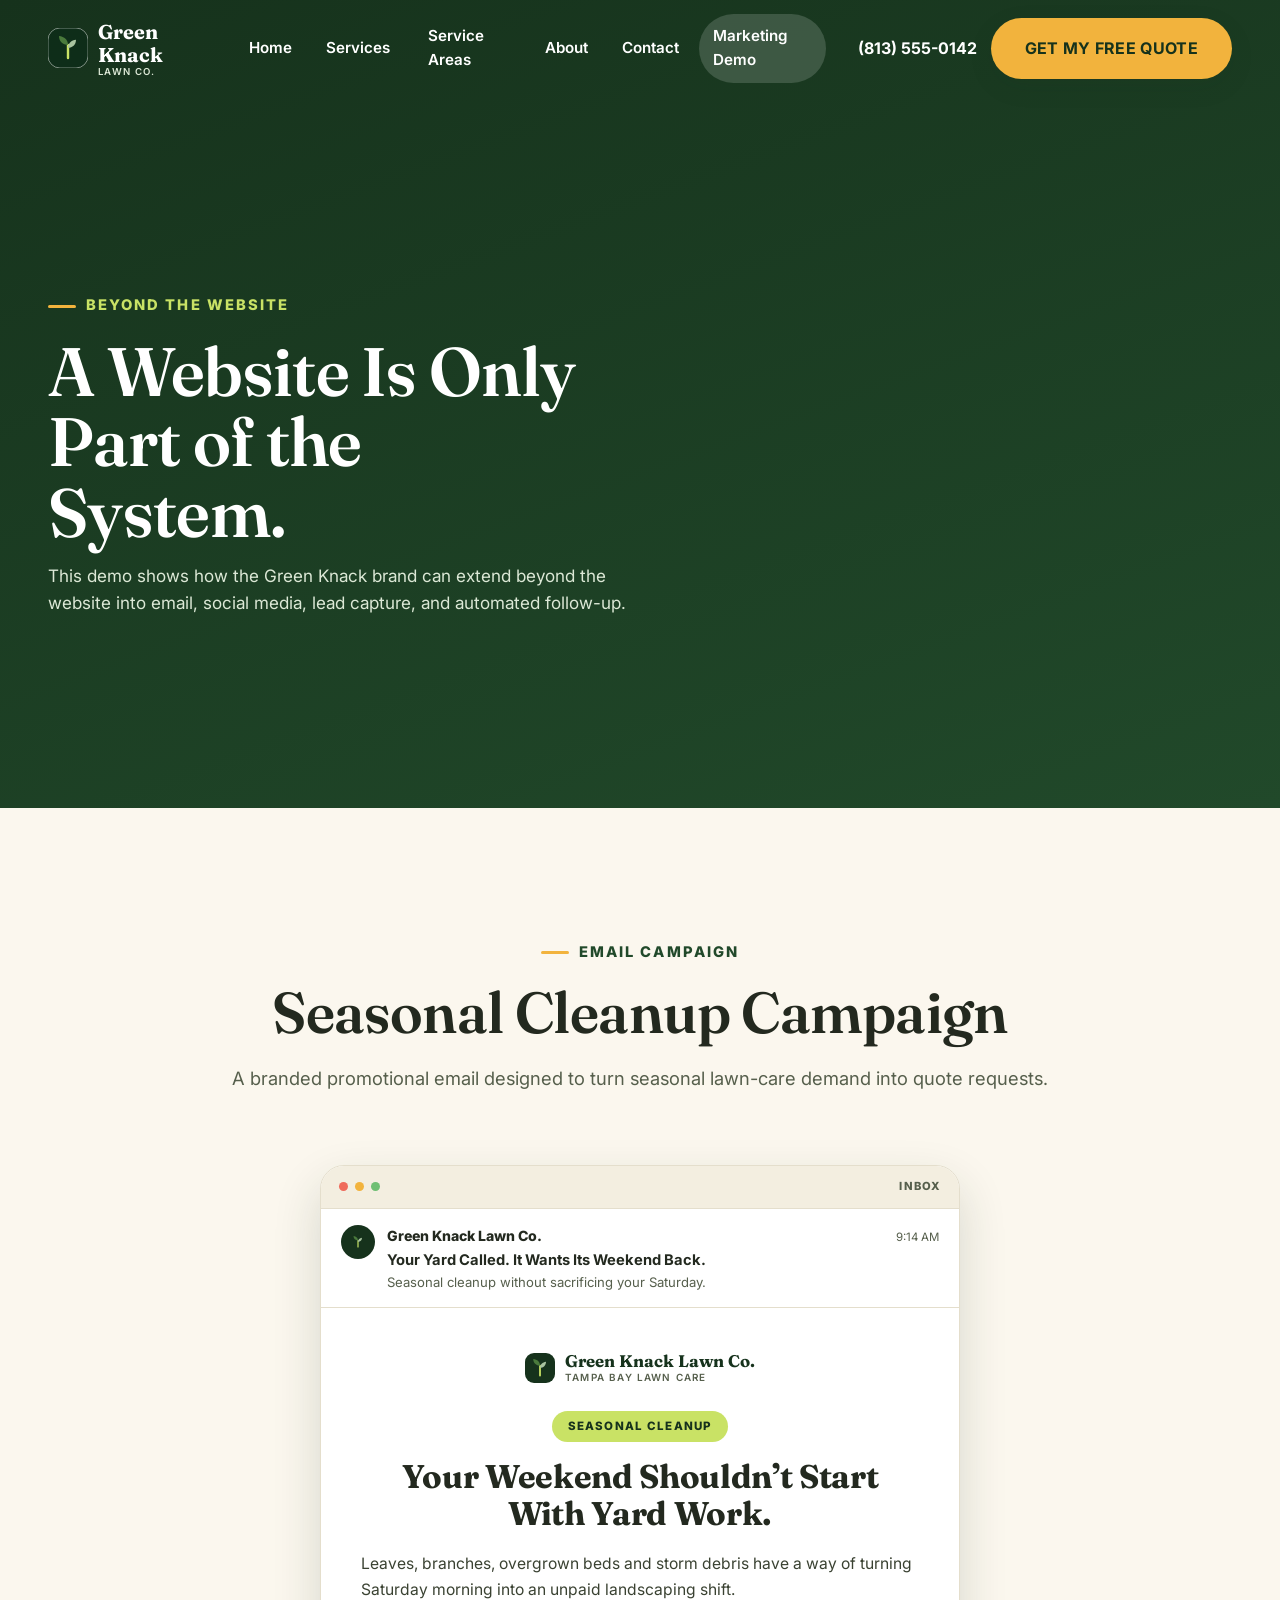
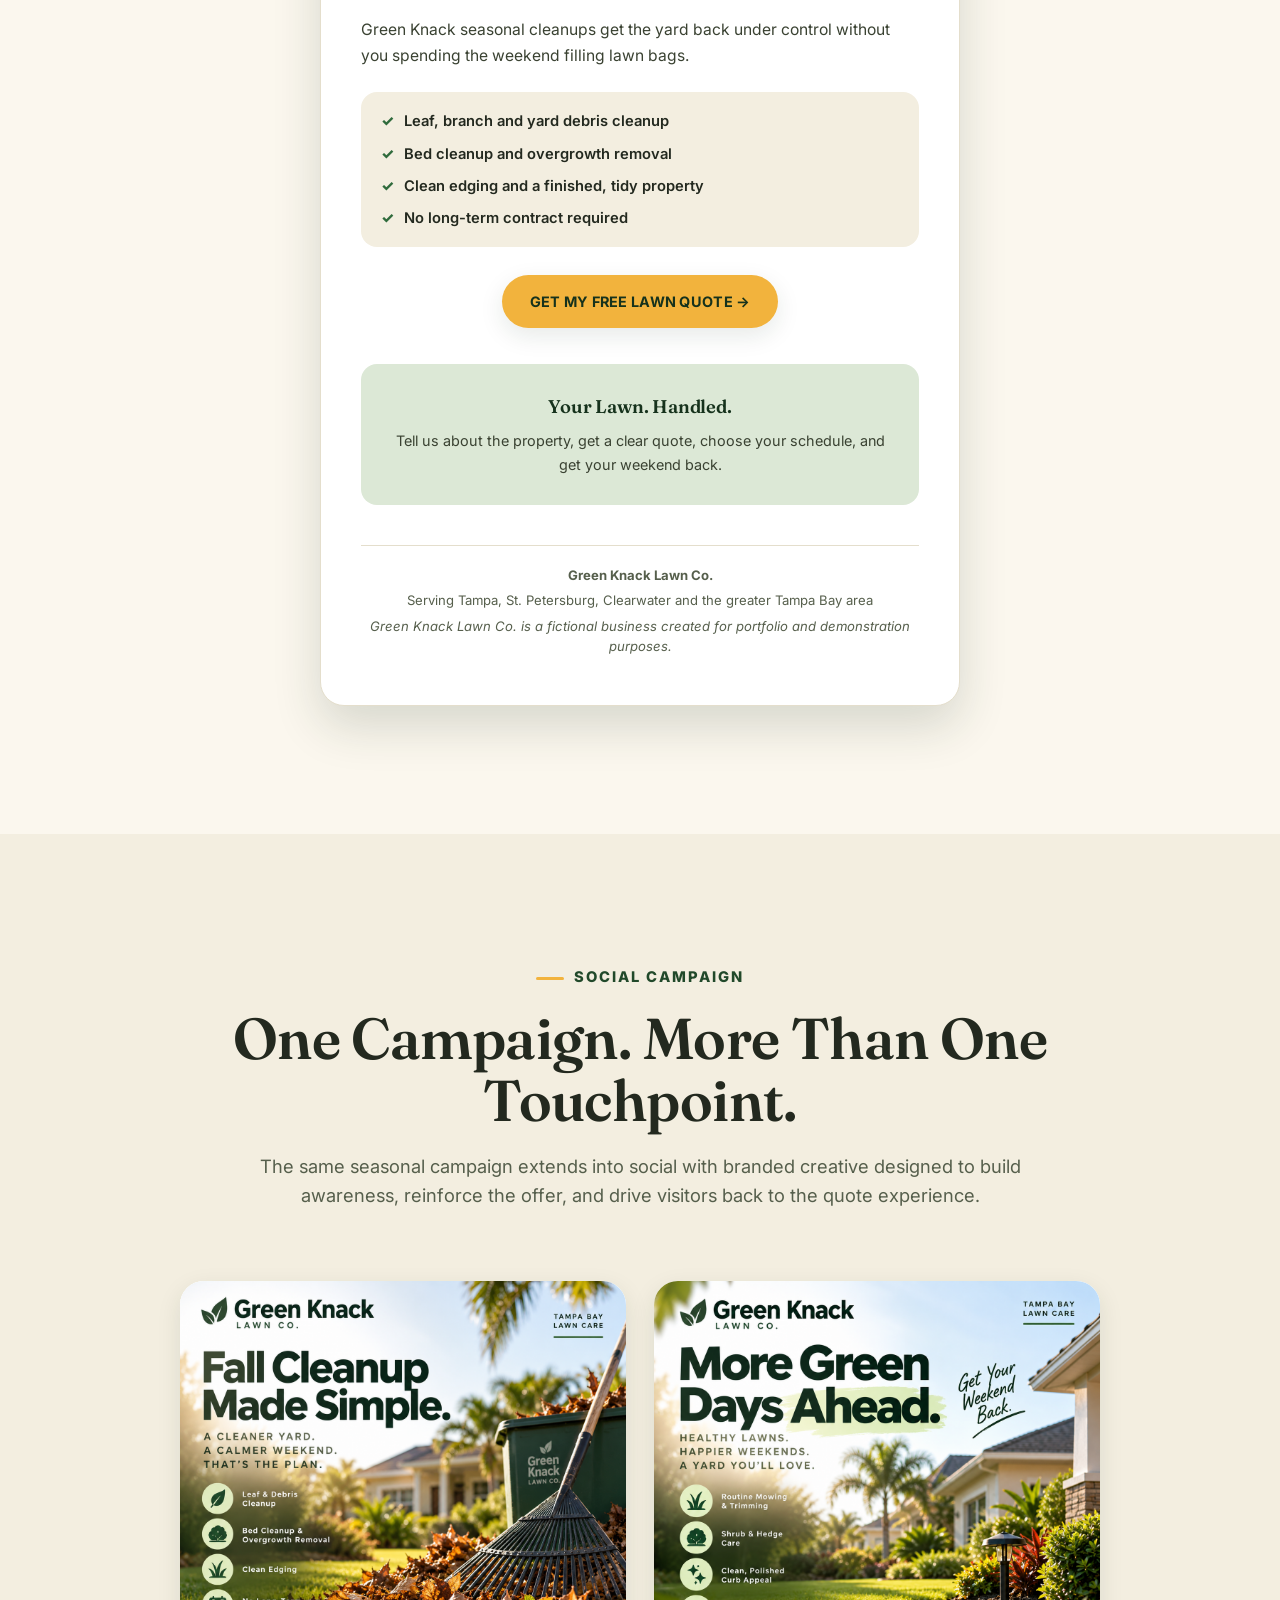
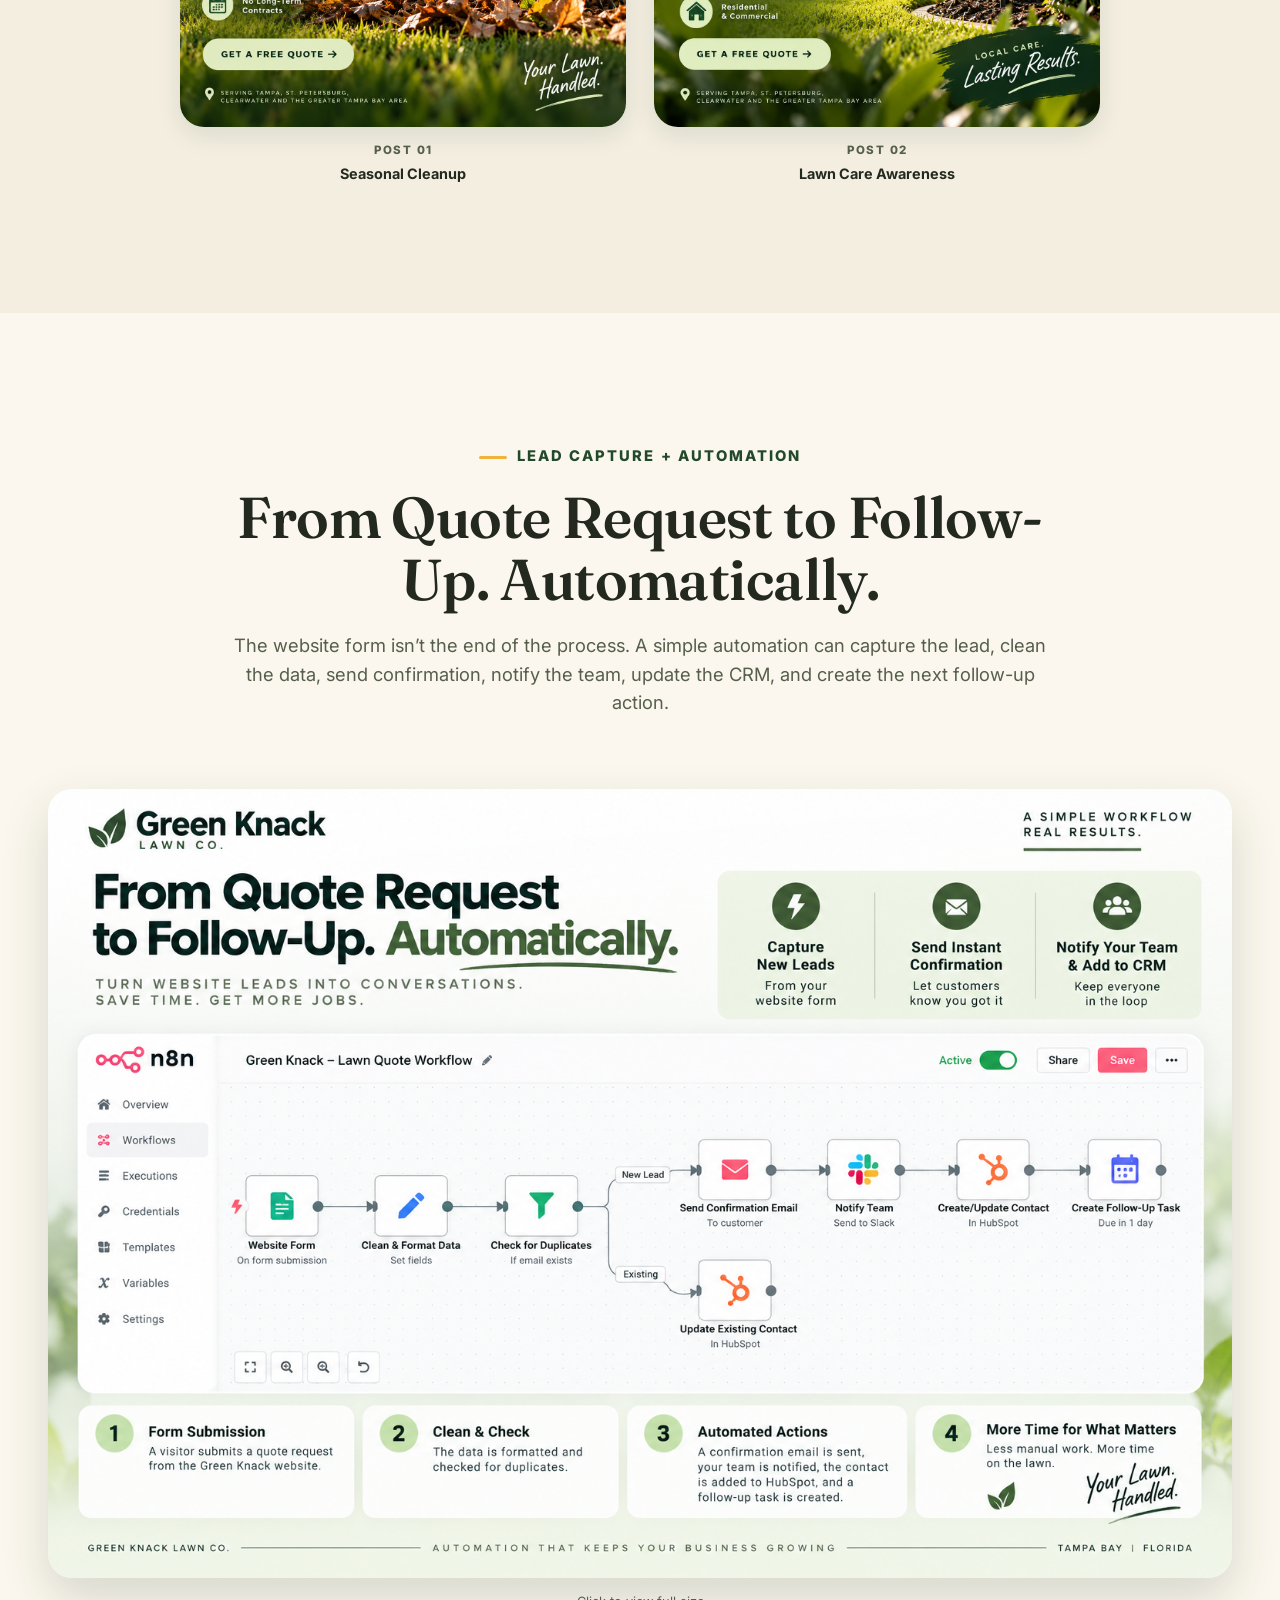
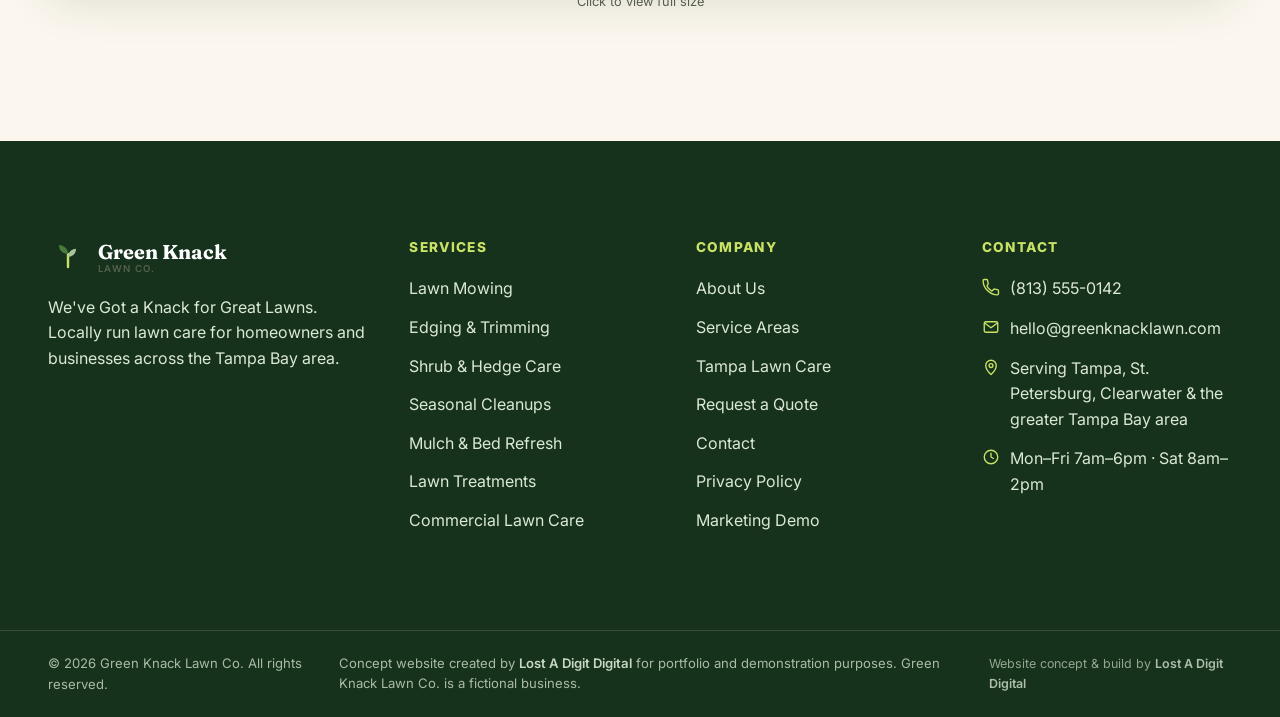
<file: marketing-demo/index.html>
<!doctype html>
<html lang="en">
<head>
<meta charset="UTF-8">
<meta name="viewport" content="width=device-width, initial-scale=1">
<title>Marketing Campaign Demo | Green Knack Lawn Co.</title>
<meta name="description" content="A demo of the connected marketing campaign behind Green Knack Lawn Co. — a branded email, social posts, and a lead capture &amp; follow-up workflow.">
<link rel="canonical" href="https://lawn-service.lostadigitdigital.com/marketing-demo/">
<meta name="robots" content="noindex,follow">
<meta property="og:type" content="website">
<meta property="og:site_name" content="Green Knack Lawn Co.">
<meta property="og:title" content="Marketing Campaign Demo | Green Knack Lawn Co.">
<meta property="og:description" content="A demo of the connected marketing campaign behind Green Knack Lawn Co. — a branded email, social posts, and a lead capture &amp; follow-up workflow.">
<meta property="og:url" content="https://lawn-service.lostadigitdigital.com/marketing-demo/">
<meta property="og:image" content="https://lawn-service.lostadigitdigital.com/images/og-cover.jpg">
<meta name="twitter:card" content="summary_large_image">
<meta name="twitter:title" content="Marketing Campaign Demo | Green Knack Lawn Co.">
<meta name="twitter:description" content="A demo of the connected marketing campaign behind Green Knack Lawn Co. — a branded email, social posts, and a lead capture &amp; follow-up workflow.">
<meta name="twitter:image" content="https://lawn-service.lostadigitdigital.com/images/og-cover.jpg">
<meta name="theme-color" content="#16321C">
<link rel="icon" href="/favicon.svg" type="image/svg+xml">
<link rel="apple-touch-icon" href="/images/apple-touch-icon.png">
<link rel="manifest" href="/manifest.json">
<link rel="preconnect" href="https://fonts.googleapis.com">
<link rel="preconnect" href="https://fonts.gstatic.com" crossorigin>
<link href="https://fonts.googleapis.com/css2?family=Fraunces:wght@500;600;700&family=Inter:wght@400;500;600;700;800&display=swap" rel="stylesheet">
<link rel="stylesheet" href="/css/styles.css?v=2.0.3">
<link rel="stylesheet" href="/marketing-demo/marketing-demo.css">

</head>
<body class="has-sticky-cta">

<a class="skip-link" href="#main">Skip to main content</a>
<header class="site-header">
  <div class="container site-header__inner">
    <a class="brand" href="/">
      <svg class="brand__mark" viewBox="0 0 40 40" fill="none" aria-hidden="true"><rect width="40" height="40" rx="12" fill="#16321C"/><path d="M20 30V17" stroke="#C9E265" stroke-width="2.4" stroke-linecap="round"/><path d="M20 17c0-5.2-3.6-8.4-9-9 0 5.6 3.8 8.6 9 9Z" fill="#4A7A3C"/><path d="M20 20c0-4.8 3.4-7.7 8-8.3 0 5.1-3.6 7.9-8 8.3Z" fill="#A9C3A0"/></svg>
      <span class="brand__name">Green Knack<small>Lawn Co.</small></span>
    </a>
    <nav class="main-nav" aria-label="Primary">
      <ul><li><a class="nav-link" href="/">Home</a></li><li class="has-dropdown"><a class="nav-link" href="/services/">Services <svg viewBox="0 0 24 24" fill="none" stroke="currentColor" stroke-width="1.8" stroke-linecap="round" stroke-linejoin="round" aria-hidden="true"><path d="m6 9 6 6 6-6"/></svg></a><div class="dropdown"><a href="/services/lawn-mowing/"><svg class="svg-mini" viewBox="0 0 24 24" fill="none" stroke="currentColor" stroke-width="1.8" stroke-linecap="round" stroke-linejoin="round" aria-hidden="true"><path d="m9 6 6 6-6 6"/></svg>Lawn Mowing</a><a href="/services/shrub-hedge-care/"><svg class="svg-mini" viewBox="0 0 24 24" fill="none" stroke="currentColor" stroke-width="1.8" stroke-linecap="round" stroke-linejoin="round" aria-hidden="true"><path d="m9 6 6 6-6 6"/></svg>Shrub & Hedge Care</a><a href="/services/seasonal-cleanup/"><svg class="svg-mini" viewBox="0 0 24 24" fill="none" stroke="currentColor" stroke-width="1.8" stroke-linecap="round" stroke-linejoin="round" aria-hidden="true"><path d="m9 6 6 6-6 6"/></svg>Seasonal Cleanups</a><a href="/services/commercial-lawn-care/"><svg class="svg-mini" viewBox="0 0 24 24" fill="none" stroke="currentColor" stroke-width="1.8" stroke-linecap="round" stroke-linejoin="round" aria-hidden="true"><path d="m9 6 6 6-6 6"/></svg>Commercial Lawn Care</a><a class="dropdown-all" href="/services/">All Services <svg viewBox="0 0 24 24" fill="none" stroke="currentColor" stroke-width="1.8" stroke-linecap="round" stroke-linejoin="round" aria-hidden="true"><path d="M5 12h14"/><path d="m13 6 6 6-6 6"/></svg></a></div></li><li><a class="nav-link" href="/service-areas/">Service Areas</a></li><li><a class="nav-link" href="/about/">About</a></li><li><a class="nav-link" href="/contact/">Contact</a></li><li><a class="nav-link" href="/marketing-demo/" aria-current="page">Marketing Demo</a></li></ul>
    </nav>
    <div class="header-cta">
      <a class="header-phone" href="tel:+18135550142"><svg viewBox="0 0 24 24" fill="none" stroke="currentColor" stroke-width="1.8" stroke-linecap="round" stroke-linejoin="round" aria-hidden="true"><path d="M6.6 10.8a13 13 0 0 0 6.6 6.6l2.2-2.2a1.5 1.5 0 0 1 1.5-.4c1.1.4 2.3.6 3.6.6a1.5 1.5 0 0 1 1.5 1.5V21a1.5 1.5 0 0 1-1.5 1.5C10.6 22.5 1.5 13.4 1.5 3.5A1.5 1.5 0 0 1 3 2h3.1a1.5 1.5 0 0 1 1.5 1.5c0 1.3.2 2.5.6 3.6a1.5 1.5 0 0 1-.4 1.5Z"/></svg> (813) 555-0142</a>
      <a class="btn btn-primary" href="/quote/">Get My Free Quote</a>
    </div>
    <button class="nav-toggle" data-nav-toggle type="button" aria-label="Open menu" aria-expanded="false">
      <svg class="icon-open" viewBox="0 0 24 24" fill="none" stroke="currentColor" stroke-width="1.8" stroke-linecap="round" stroke-linejoin="round" aria-hidden="true"><path d="M4 7h16"/><path d="M4 12h16"/><path d="M4 17h16"/></svg><svg class="icon-close" viewBox="0 0 24 24" fill="none" stroke="currentColor" stroke-width="1.8" stroke-linecap="round" stroke-linejoin="round" aria-hidden="true"><path d="m6 6 12 12"/><path d="m18 6-12 12"/></svg>
    </button>
  </div>
  <div class="mobile-nav" id="mobile-nav">
    <ul>
      <li><a class="nav-link" href="/">Home</a></li>
      <li class="mobile-has-sub">
        <div class="mobile-nav-row">
          <a class="nav-link" href="/services/">Services</a>
          <button class="mobile-sub-toggle" type="button" aria-expanded="false" aria-controls="mobile-sub-services" data-sub-toggle>
            <svg viewBox="0 0 24 24" fill="none" stroke="currentColor" stroke-width="1.8" stroke-linecap="round" stroke-linejoin="round" aria-hidden="true"><path d="m6 9 6 6 6-6"/></svg>
            <span class="visually-hidden">Toggle Services submenu</span>
          </button>
        </div>
        <div class="mobile-sub" id="mobile-sub-services"><div class="mobile-sub__inner"><a href="/services/lawn-mowing/">Lawn Mowing</a><a href="/services/shrub-hedge-care/">Shrub & Hedge Care</a><a href="/services/seasonal-cleanup/">Seasonal Cleanups</a><a href="/services/commercial-lawn-care/">Commercial Lawn Care</a></div></div>
      </li>
      <li><a class="nav-link" href="/service-areas/">Service Areas</a></li>
      <li><a class="nav-link" href="/about/">About</a></li>
      <li><a class="nav-link" href="/contact/">Contact</a></li>
      <li><a class="nav-link" href="/marketing-demo/" aria-current="page">Marketing Demo</a></li>
    </ul>
    <div class="mobile-cta">
      <a class="header-phone" href="tel:+18135550142"><svg viewBox="0 0 24 24" fill="none" stroke="currentColor" stroke-width="1.8" stroke-linecap="round" stroke-linejoin="round" aria-hidden="true"><path d="M6.6 10.8a13 13 0 0 0 6.6 6.6l2.2-2.2a1.5 1.5 0 0 1 1.5-.4c1.1.4 2.3.6 3.6.6a1.5 1.5 0 0 1 1.5 1.5V21a1.5 1.5 0 0 1-1.5 1.5C10.6 22.5 1.5 13.4 1.5 3.5A1.5 1.5 0 0 1 3 2h3.1a1.5 1.5 0 0 1 1.5 1.5c0 1.3.2 2.5.6 3.6a1.5 1.5 0 0 1-.4 1.5Z"/></svg> (813) 555-0142</a>
      <a class="btn btn-primary btn-block" href="/quote/">Get My Free Quote</a>
    </div>
  </div>
</header>

<main id="main">

<section class="page-hero">
  <div class="container">
    <span class="kicker">Beyond The Website</span>
    <h1>A Website Is Only Part of the System.</h1>
    <p>This demo shows how the Green Knack brand can extend beyond the website into email, social media, lead capture, and automated follow-up.</p>
  </div>
</section>

<section id="email-campaign">
  <div class="container">
    <div class="section-head center">
      <span class="kicker">Email Campaign</span>
      <h2>Seasonal Cleanup Campaign</h2>
      <p>A branded promotional email designed to turn seasonal lawn-care demand into quote requests.</p>
    </div>

    <div class="email-demo-wrap">
      <div class="email-preview reveal">

        <div class="email-preview__chrome">
          <span class="email-preview__dot email-preview__dot--a"></span>
          <span class="email-preview__dot email-preview__dot--b"></span>
          <span class="email-preview__dot email-preview__dot--c"></span>
          <span class="email-preview__chrome-label">Inbox</span>
        </div>

        <div class="email-preview__meta">
          <span class="email-preview__avatar">
            <svg viewBox="0 0 40 40" fill="none" aria-hidden="true"><path d="M20 30V17" stroke="#C9E265" stroke-width="2.4" stroke-linecap="round"/><path d="M20 17c0-5.2-3.6-8.4-9-9 0 5.6 3.8 8.6 9 9Z" fill="#4A7A3C"/><path d="M20 20c0-4.8 3.4-7.7 8-8.3 0 5.1-3.6 7.9-8 8.3Z" fill="#A9C3A0"/></svg>
          </span>
          <div class="email-preview__meta-text">
            <div class="email-preview__from-row">
              <span class="email-preview__from-name">Green Knack Lawn Co.</span>
              <span class="email-preview__time">9:14 AM</span>
            </div>
            <p class="email-preview__subject">Your Yard Called. It Wants Its Weekend Back.</p>
            <p class="email-preview__preheader">Seasonal cleanup without sacrificing your Saturday.</p>
          </div>
        </div>

        <div class="email-body">

          <div class="email-body__brand">
            <svg viewBox="0 0 40 40" fill="none" aria-hidden="true"><rect width="40" height="40" rx="12" fill="#16321C"/><path d="M20 30V17" stroke="#C9E265" stroke-width="2.4" stroke-linecap="round"/><path d="M20 17c0-5.2-3.6-8.4-9-9 0 5.6 3.8 8.6 9 9Z" fill="#4A7A3C"/><path d="M20 20c0-4.8 3.4-7.7 8-8.3 0 5.1-3.6 7.9-8 8.3Z" fill="#A9C3A0"/></svg>
            <span class="email-body__brand-name">Green Knack Lawn Co.<small>Tampa Bay Lawn Care</small></span>
          </div>

          <div class="email-badge-row"><span class="email-badge">Seasonal Cleanup</span></div>

          <h1>Your Weekend Shouldn&rsquo;t Start With Yard Work.</h1>

          <p>Leaves, branches, overgrown beds and storm debris have a way of turning Saturday morning into an unpaid landscaping shift.</p>
          <p>Green Knack seasonal cleanups get the yard back under control without you spending the weekend filling lawn bags.</p>

          <ul class="email-services">
            <li>Leaf, branch and yard debris cleanup</li>
            <li>Bed cleanup and overgrowth removal</li>
            <li>Clean edging and a finished, tidy property</li>
            <li>No long-term contract required</li>
          </ul>

          <div class="email-cta-row">
            <a class="email-cta" href="/quote/">Get My Free Lawn Quote &rarr;</a>
          </div>

          <div class="email-callout">
            <h2>Your Lawn. Handled.</h2>
            <p>Tell us about the property, get a clear quote, choose your schedule, and get your weekend back.</p>
          </div>

          <div class="email-footer">
            <p><strong>Green Knack Lawn Co.</strong></p>
            <p>Serving Tampa, St. Petersburg, Clearwater and the greater Tampa Bay area</p>
            <p class="email-disclosure">Green Knack Lawn Co. is a fictional business created for portfolio and demonstration purposes.</p>
          </div>

        </div>
      </div>
    </div>
  </div>
</section>

<section id="social-campaign" class="section-alt">
  <div class="container">
    <div class="section-head center">
      <span class="kicker">Social Campaign</span>
      <h2>One Campaign. More Than One Touchpoint.</h2>
      <p>The same seasonal campaign extends into social with branded creative designed to build awareness, reinforce the offer, and drive visitors back to the quote experience.</p>
    </div>
    <div class="card-grid social-grid reveal">
      <figure class="social-post">
        <span class="social-post__frame"><img class="social-post__img" src="/images/marketing-demo/ladd-moch-up1.png" width="1254" height="1254" loading="lazy" alt="Green Knack seasonal cleanup social media campaign"></span>
        <figcaption class="social-post__label"><span class="social-post__tag">Post 01</span><span class="social-post__title">Seasonal Cleanup</span></figcaption>
      </figure>
      <figure class="social-post">
        <span class="social-post__frame"><img class="social-post__img" src="/images/marketing-demo/ladd-mochup-2.png" width="1254" height="1254" loading="lazy" alt="Green Knack lawn care social media campaign"></span>
        <figcaption class="social-post__label"><span class="social-post__tag">Post 02</span><span class="social-post__title">Lawn Care Awareness</span></figcaption>
      </figure>
    </div>
  </div>
</section>

<section id="lead-capture-workflow">
  <div class="container-wide">
    <div class="section-head center">
      <span class="kicker">Lead Capture + Automation</span>
      <h2>From Quote Request to Follow-Up. Automatically.</h2>
      <p>The website form isn&rsquo;t the end of the process. A simple automation can capture the lead, clean the data, send confirmation, notify the team, update the CRM, and create the next follow-up action.</p>
    </div>
    <figure class="workflow-figure reveal">
      <a class="workflow-figure__link" href="/images/marketing-demo/ladd-workflow-knack.png" target="_blank" rel="noopener" aria-label="Open full-size workflow diagram in a new tab">
        <img class="workflow-figure__img" src="/images/marketing-demo/ladd-workflow-knack.png" width="1536" height="1024" loading="lazy" alt="Green Knack automated lawn quote lead follow-up workflow">
      </a>
      <figcaption class="workflow-figure__hint">Click to view full size</figcaption>
    </figure>
  </div>
</section>

</main>

<footer class="site-footer">
  <div class="container footer-top">
    <div class="footer-brand">
      <a class="brand" href="/">
        <svg class="brand__mark" viewBox="0 0 40 40" fill="none" aria-hidden="true"><rect width="40" height="40" rx="12" fill="#16321C"/><path d="M20 30V17" stroke="#C9E265" stroke-width="2.4" stroke-linecap="round"/><path d="M20 17c0-5.2-3.6-8.4-9-9 0 5.6 3.8 8.6 9 9Z" fill="#4A7A3C"/><path d="M20 20c0-4.8 3.4-7.7 8-8.3 0 5.1-3.6 7.9-8 8.3Z" fill="#A9C3A0"/></svg>
        <span class="brand__name">Green Knack<small>Lawn Co.</small></span>
      </a>
      <p>We've Got a Knack for Great Lawns. Locally run lawn care for homeowners and businesses across the Tampa Bay area.</p>
    </div>
    <div>
      <p class="footer-heading">Services</p>
      <ul class="footer-links">
        <li><a href="/services/lawn-mowing/">Lawn Mowing</a></li>
        <li><a href="/services/#edging-trimming">Edging &amp; Trimming</a></li>
        <li><a href="/services/shrub-hedge-care/">Shrub &amp; Hedge Care</a></li>
        <li><a href="/services/seasonal-cleanup/">Seasonal Cleanups</a></li>
        <li><a href="/services/#mulch-bed-refresh">Mulch &amp; Bed Refresh</a></li>
        <li><a href="/services/#lawn-treatments">Lawn Treatments</a></li>
        <li><a href="/services/commercial-lawn-care/">Commercial Lawn Care</a></li>
      </ul>
    </div>
    <div>
      <p class="footer-heading">Company</p>
      <ul class="footer-links">
        <li><a href="/about/">About Us</a></li>
        <li><a href="/service-areas/">Service Areas</a></li>
        <li><a href="/service-areas/tampa/">Tampa Lawn Care</a></li>
        <li><a href="/quote/">Request a Quote</a></li>
        <li><a href="/contact/">Contact</a></li>
        <li><a href="/privacy-policy/">Privacy Policy</a></li>
        <li><a href="/marketing-demo/" aria-current="page">Marketing Demo</a></li>
      </ul>
    </div>
    <div>
      <p class="footer-heading">Contact</p>
      <ul class="footer-contact">
        <li><svg viewBox="0 0 24 24" fill="none" stroke="currentColor" stroke-width="1.8" stroke-linecap="round" stroke-linejoin="round" aria-hidden="true"><path d="M6.6 10.8a13 13 0 0 0 6.6 6.6l2.2-2.2a1.5 1.5 0 0 1 1.5-.4c1.1.4 2.3.6 3.6.6a1.5 1.5 0 0 1 1.5 1.5V21a1.5 1.5 0 0 1-1.5 1.5C10.6 22.5 1.5 13.4 1.5 3.5A1.5 1.5 0 0 1 3 2h3.1a1.5 1.5 0 0 1 1.5 1.5c0 1.3.2 2.5.6 3.6a1.5 1.5 0 0 1-.4 1.5Z"/></svg> <a href="tel:+18135550142">(813) 555-0142</a></li>
        <li><svg viewBox="0 0 24 24" fill="none" stroke="currentColor" stroke-width="1.8" stroke-linecap="round" stroke-linejoin="round" aria-hidden="true"><rect x="3" y="5" width="18" height="14" rx="2"/><path d="m4 7 8 6 8-6"/></svg> <a href="mailto:hello@greenknacklawn.com">hello@greenknacklawn.com</a></li>
        <li><svg viewBox="0 0 24 24" fill="none" stroke="currentColor" stroke-width="1.8" stroke-linecap="round" stroke-linejoin="round" aria-hidden="true"><path d="M12 22s7-6.4 7-12a7 7 0 1 0-14 0c0 5.6 7 12 7 12Z"/><circle cx="12" cy="10" r="2.6"/></svg> <span>Serving Tampa, St. Petersburg, Clearwater &amp; the greater Tampa Bay area</span></li>
        <li><svg viewBox="0 0 24 24" fill="none" stroke="currentColor" stroke-width="1.8" stroke-linecap="round" stroke-linejoin="round" aria-hidden="true"><circle cx="12" cy="12" r="9"/><path d="M12 7v5l3.2 2"/></svg> <span>Mon&ndash;Fri 7am&ndash;6pm &middot; Sat 8am&ndash;2pm</span></li>
      </ul>
    </div>
  </div>
  <div class="container footer-bottom">
    <p>&copy; <span data-year>2026</span> Green Knack Lawn Co. All rights reserved.</p>
    <p class="footer-disclosure">Concept website created by <a href="https://lostadigitdigital.com">Lost A Digit Digital</a> for portfolio and demonstration purposes. Green Knack Lawn Co. is a fictional business.</p>
    <p class="footer-credit">Website concept &amp; build by <a href="https://lostadigitdigital.com">Lost A Digit Digital</a></p>
  </div>
</footer>

<a class="mobile-sticky-cta" href="/quote/"><svg viewBox="0 0 24 24" fill="none" stroke="currentColor" stroke-width="1.8" stroke-linecap="round" stroke-linejoin="round" aria-hidden="true"><path d="M12 3v4"/><path d="M12 17v4"/><path d="M3 12h4"/><path d="M17 12h4"/><path d="m6 6 2.8 2.8"/><path d="m15.2 15.2 2.8 2.8"/><path d="m18 6-2.8 2.8"/><path d="m8.8 15.2-2.8 2.8"/></svg> Free Quote</a>

<script src="/js/site.js" defer></script>

</body>
</html>
</file>
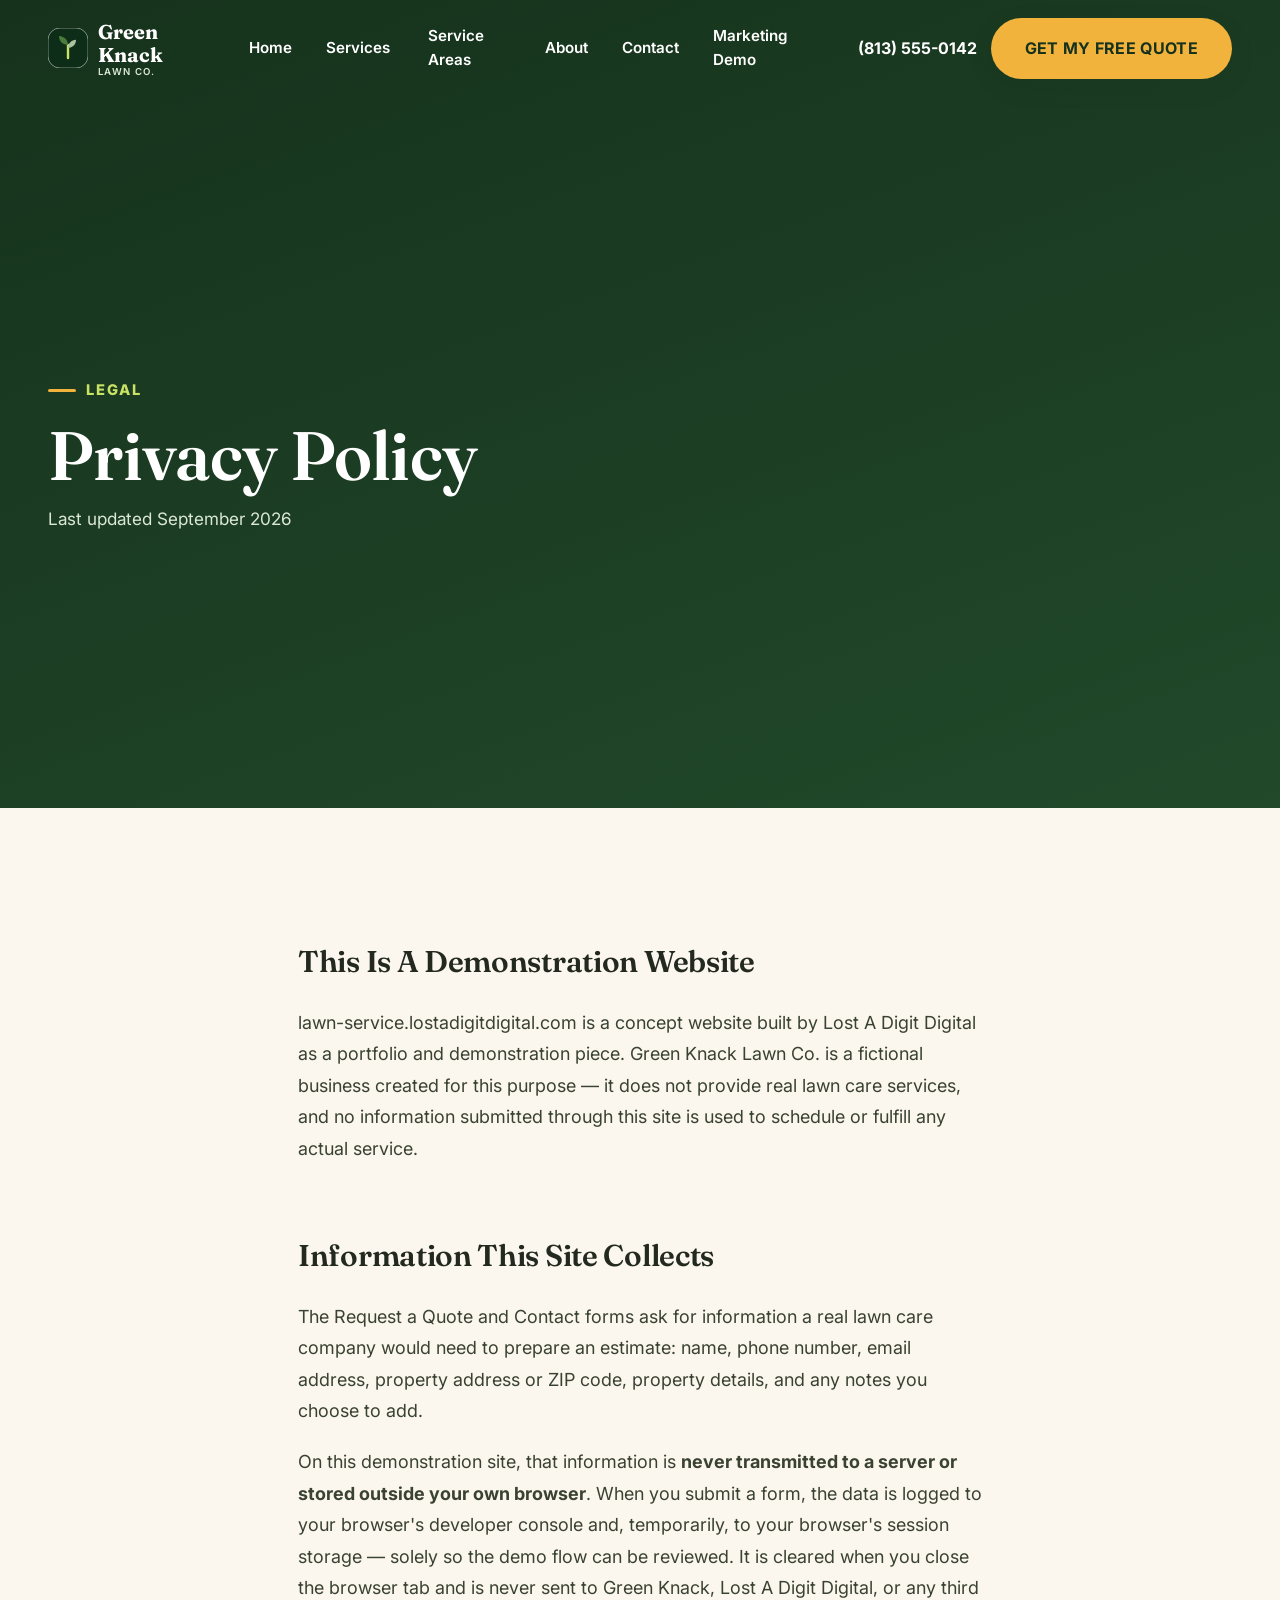
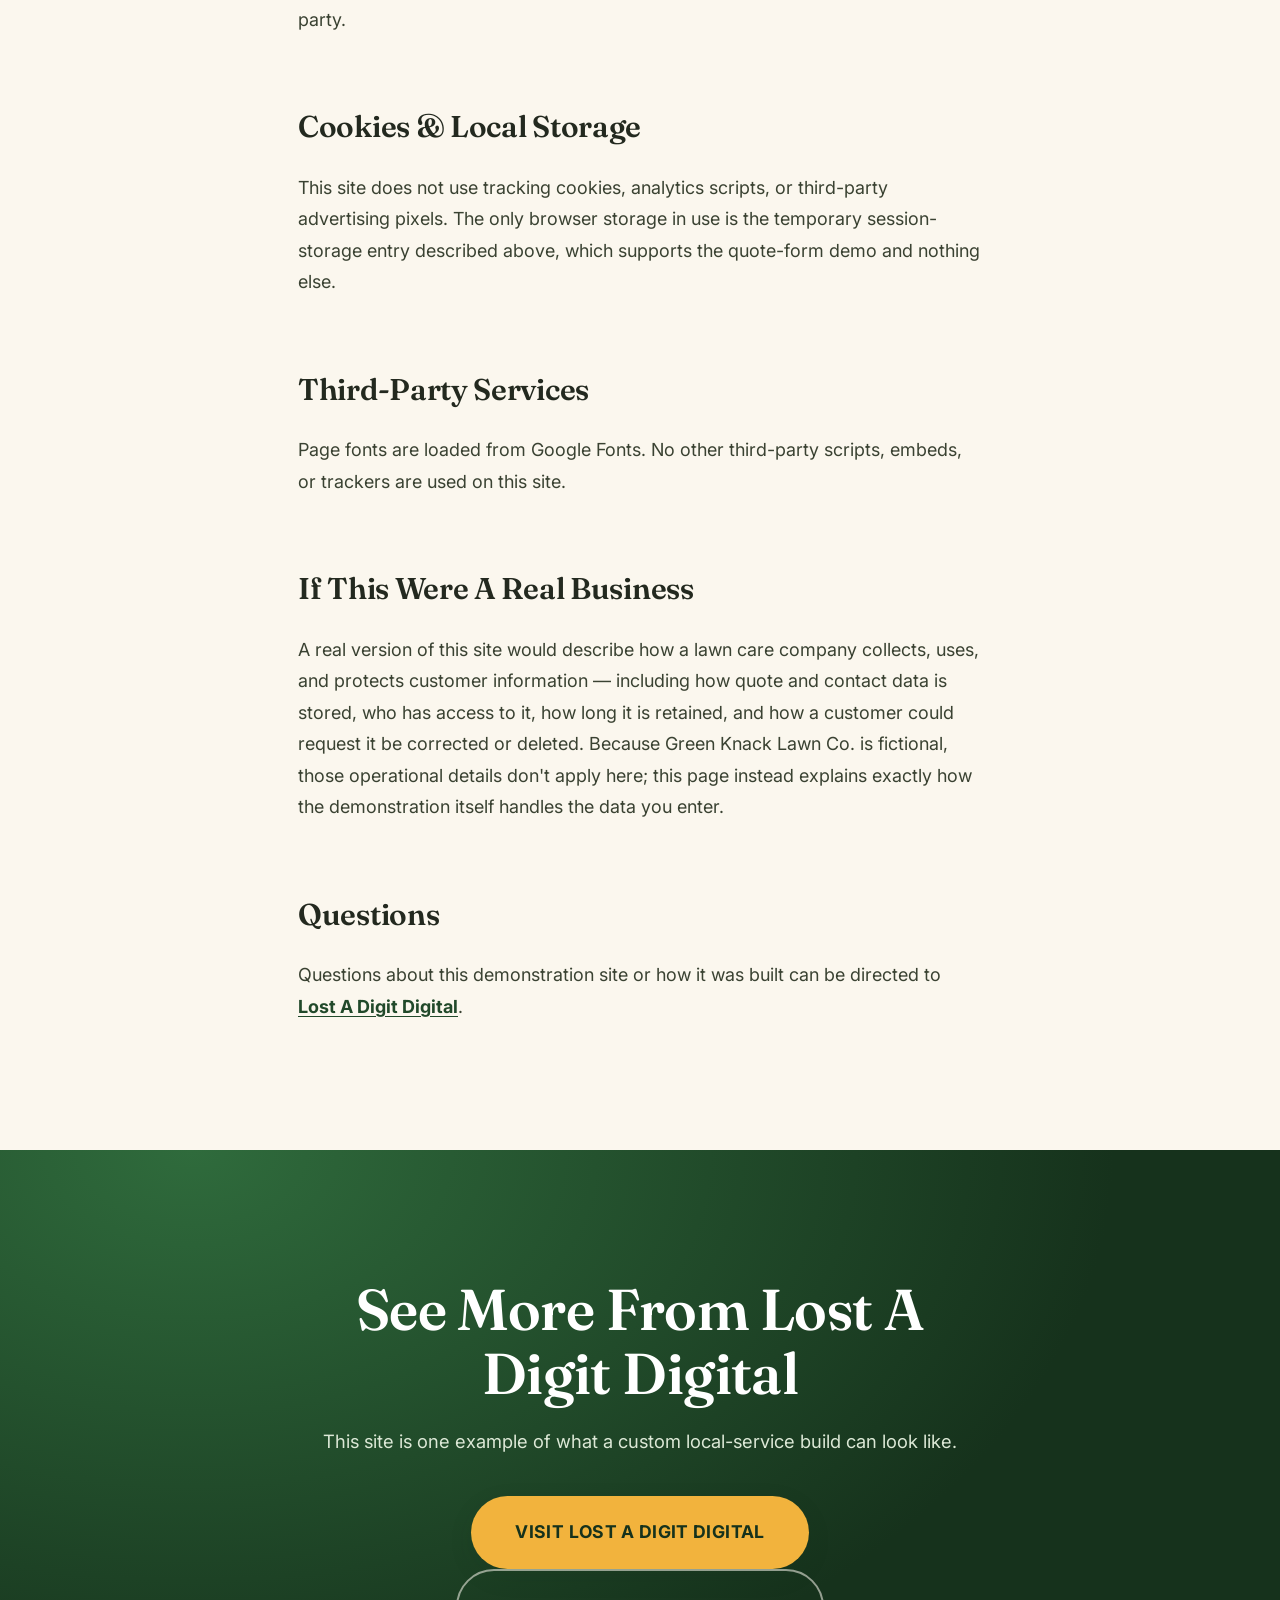
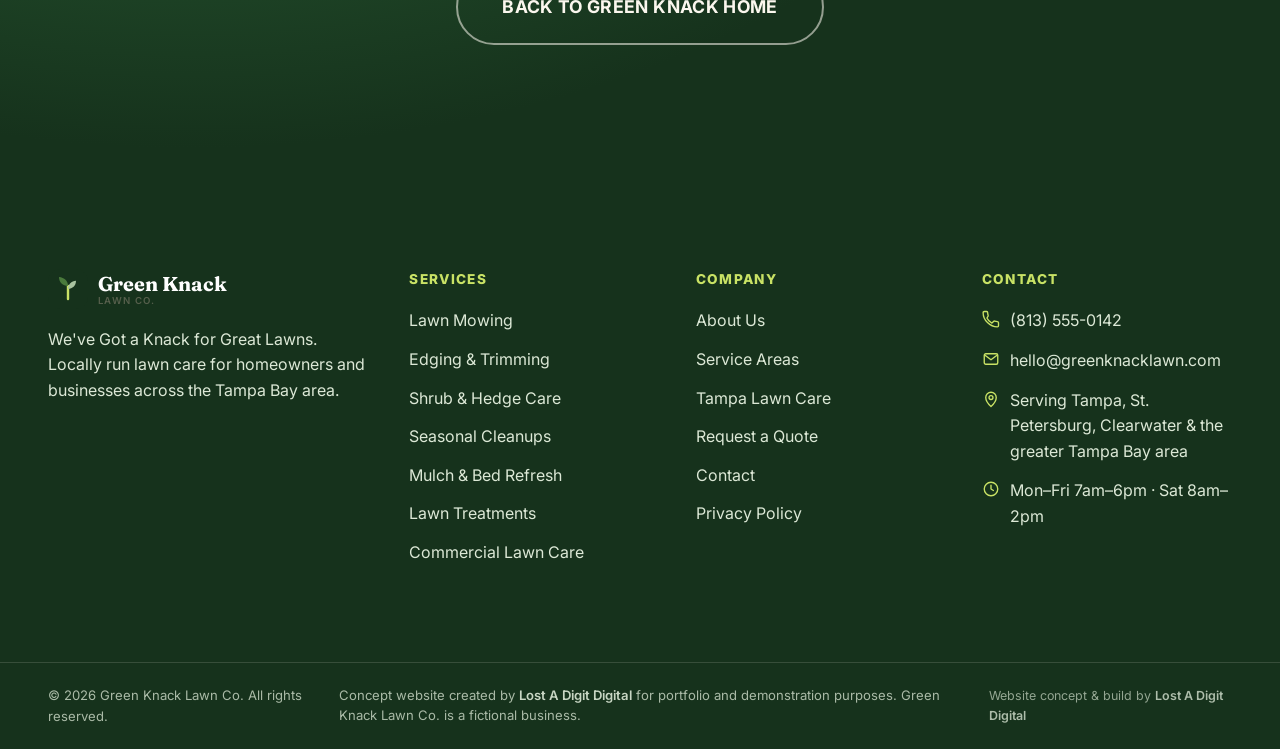
<file: privacy-policy/index.html>
<!doctype html>
<html lang="en">
<head>
<meta charset="UTF-8">
<meta name="viewport" content="width=device-width, initial-scale=1">
<title>Privacy Policy | Green Knack Lawn Co.</title>
<meta name="description" content="How this Green Knack Lawn Co. demonstration site handles form data — a Lost A Digit Digital portfolio project.">
<link rel="canonical" href="https://lawn-service.lostadigitdigital.com/privacy-policy/">
<meta name="robots" content="index,follow">
<meta property="og:type" content="website">
<meta property="og:site_name" content="Green Knack Lawn Co.">
<meta property="og:title" content="Privacy Policy | Green Knack Lawn Co.">
<meta property="og:description" content="How this Green Knack Lawn Co. demonstration site handles form data — a Lost A Digit Digital portfolio project.">
<meta property="og:url" content="https://lawn-service.lostadigitdigital.com/privacy-policy/">
<meta property="og:image" content="https://lawn-service.lostadigitdigital.com/images/og-cover.jpg">
<meta name="twitter:card" content="summary_large_image">
<meta name="twitter:title" content="Privacy Policy | Green Knack Lawn Co.">
<meta name="twitter:description" content="How this Green Knack Lawn Co. demonstration site handles form data — a Lost A Digit Digital portfolio project.">
<meta name="twitter:image" content="https://lawn-service.lostadigitdigital.com/images/og-cover.jpg">
<meta name="theme-color" content="#16321C">
<link rel="icon" href="/favicon.svg" type="image/svg+xml">
<link rel="apple-touch-icon" href="/images/apple-touch-icon.png">
<link rel="manifest" href="/manifest.json">
<link rel="preconnect" href="https://fonts.googleapis.com">
<link rel="preconnect" href="https://fonts.gstatic.com" crossorigin>
<link href="https://fonts.googleapis.com/css2?family=Fraunces:wght@500;600;700&family=Inter:wght@400;500;600;700;800&display=swap" rel="stylesheet">
<link rel="stylesheet" href="/css/styles.css?v=2.0.3">

<script type="application/ld+json">{"@context": "https://schema.org", "@type": "LocalBusiness", "@id": "https://lawn-service.lostadigitdigital.com/#business", "name": "Green Knack Lawn Co.", "description": "Residential and commercial lawn care serving the greater Tampa Bay, Florida area — mowing, hedge care, seasonal cleanups, and lawn treatments with no long-term contracts.", "url": "https://lawn-service.lostadigitdigital.com/", "telephone": "+18135550142", "email": "hello@greenknacklawn.com", "image": "https://lawn-service.lostadigitdigital.com/images/og-cover.jpg", "priceRange": "$$", "address": {"@type": "PostalAddress", "addressLocality": "Tampa", "addressRegion": "FL", "addressCountry": "US"}, "geo": {"@type": "GeoCoordinates", "latitude": 27.9506, "longitude": -82.4572}, "areaServed": [{"@type": "City", "name": "Tampa"}, {"@type": "City", "name": "South Tampa"}, {"@type": "City", "name": "Seminole Heights"}, {"@type": "City", "name": "Carrollwood"}, {"@type": "City", "name": "Westchase"}, {"@type": "City", "name": "New Tampa"}, {"@type": "City", "name": "Brandon"}, {"@type": "City", "name": "Riverview"}, {"@type": "City", "name": "Valrico"}, {"@type": "City", "name": "St. Petersburg"}, {"@type": "City", "name": "Clearwater"}, {"@type": "City", "name": "Wesley Chapel"}, {"@type": "City", "name": "Dunedin"}, {"@type": "City", "name": "Safety Harbor"}, {"@type": "City", "name": "Temple Terrace"}, {"@type": "City", "name": "Town 'n' Country"}], "openingHoursSpecification": [{"@type": "OpeningHoursSpecification", "dayOfWeek": ["Monday", "Tuesday", "Wednesday", "Thursday", "Friday"], "opens": "07:00", "closes": "18:00"}, {"@type": "OpeningHoursSpecification", "dayOfWeek": ["Saturday"], "opens": "08:00", "closes": "14:00"}], "sameAs": []}</script>

</head>
<body class="has-sticky-cta">

<a class="skip-link" href="#main">Skip to main content</a>
<header class="site-header">
  <div class="container site-header__inner">
    <a class="brand" href="/">
      <svg class="brand__mark" viewBox="0 0 40 40" fill="none" aria-hidden="true"><rect width="40" height="40" rx="12" fill="#16321C"/><path d="M20 30V17" stroke="#C9E265" stroke-width="2.4" stroke-linecap="round"/><path d="M20 17c0-5.2-3.6-8.4-9-9 0 5.6 3.8 8.6 9 9Z" fill="#4A7A3C"/><path d="M20 20c0-4.8 3.4-7.7 8-8.3 0 5.1-3.6 7.9-8 8.3Z" fill="#A9C3A0"/></svg>
      <span class="brand__name">Green Knack<small>Lawn Co.</small></span>
    </a>
    <nav class="main-nav" aria-label="Primary">
      <ul><li><a class="nav-link" href="/">Home</a></li><li class="has-dropdown"><a class="nav-link" href="/services/">Services <svg viewBox="0 0 24 24" fill="none" stroke="currentColor" stroke-width="1.8" stroke-linecap="round" stroke-linejoin="round" aria-hidden="true"><path d="m6 9 6 6 6-6"/></svg></a><div class="dropdown"><a href="/services/lawn-mowing/"><svg class="svg-mini" viewBox="0 0 24 24" fill="none" stroke="currentColor" stroke-width="1.8" stroke-linecap="round" stroke-linejoin="round" aria-hidden="true"><path d="m9 6 6 6-6 6"/></svg>Lawn Mowing</a><a href="/services/shrub-hedge-care/"><svg class="svg-mini" viewBox="0 0 24 24" fill="none" stroke="currentColor" stroke-width="1.8" stroke-linecap="round" stroke-linejoin="round" aria-hidden="true"><path d="m9 6 6 6-6 6"/></svg>Shrub & Hedge Care</a><a href="/services/seasonal-cleanup/"><svg class="svg-mini" viewBox="0 0 24 24" fill="none" stroke="currentColor" stroke-width="1.8" stroke-linecap="round" stroke-linejoin="round" aria-hidden="true"><path d="m9 6 6 6-6 6"/></svg>Seasonal Cleanups</a><a href="/services/commercial-lawn-care/"><svg class="svg-mini" viewBox="0 0 24 24" fill="none" stroke="currentColor" stroke-width="1.8" stroke-linecap="round" stroke-linejoin="round" aria-hidden="true"><path d="m9 6 6 6-6 6"/></svg>Commercial Lawn Care</a><a class="dropdown-all" href="/services/">All Services <svg viewBox="0 0 24 24" fill="none" stroke="currentColor" stroke-width="1.8" stroke-linecap="round" stroke-linejoin="round" aria-hidden="true"><path d="M5 12h14"/><path d="m13 6 6 6-6 6"/></svg></a></div></li><li><a class="nav-link" href="/service-areas/">Service Areas</a></li><li><a class="nav-link" href="/about/">About</a></li><li><a class="nav-link" href="/contact/">Contact</a></li><li><a class="nav-link" href="/marketing-demo/">Marketing Demo</a></li></ul>
    </nav>
    <div class="header-cta">
      <a class="header-phone" href="tel:+18135550142"><svg viewBox="0 0 24 24" fill="none" stroke="currentColor" stroke-width="1.8" stroke-linecap="round" stroke-linejoin="round" aria-hidden="true"><path d="M6.6 10.8a13 13 0 0 0 6.6 6.6l2.2-2.2a1.5 1.5 0 0 1 1.5-.4c1.1.4 2.3.6 3.6.6a1.5 1.5 0 0 1 1.5 1.5V21a1.5 1.5 0 0 1-1.5 1.5C10.6 22.5 1.5 13.4 1.5 3.5A1.5 1.5 0 0 1 3 2h3.1a1.5 1.5 0 0 1 1.5 1.5c0 1.3.2 2.5.6 3.6a1.5 1.5 0 0 1-.4 1.5Z"/></svg> (813) 555-0142</a>
      <a class="btn btn-primary" href="/quote/">Get My Free Quote</a>
    </div>
    <button class="nav-toggle" data-nav-toggle type="button" aria-label="Open menu" aria-expanded="false">
      <svg class="icon-open" viewBox="0 0 24 24" fill="none" stroke="currentColor" stroke-width="1.8" stroke-linecap="round" stroke-linejoin="round" aria-hidden="true"><path d="M4 7h16"/><path d="M4 12h16"/><path d="M4 17h16"/></svg><svg class="icon-close" viewBox="0 0 24 24" fill="none" stroke="currentColor" stroke-width="1.8" stroke-linecap="round" stroke-linejoin="round" aria-hidden="true"><path d="m6 6 12 12"/><path d="m18 6-12 12"/></svg>
    </button>
  </div>
  <div class="mobile-nav" id="mobile-nav">
    <ul>
      <li><a class="nav-link" href="/">Home</a></li>
      <li class="mobile-has-sub">
        <div class="mobile-nav-row">
          <a class="nav-link" href="/services/">Services</a>
          <button class="mobile-sub-toggle" type="button" aria-expanded="false" aria-controls="mobile-sub-services" data-sub-toggle>
            <svg viewBox="0 0 24 24" fill="none" stroke="currentColor" stroke-width="1.8" stroke-linecap="round" stroke-linejoin="round" aria-hidden="true"><path d="m6 9 6 6 6-6"/></svg>
            <span class="visually-hidden">Toggle Services submenu</span>
          </button>
        </div>
        <div class="mobile-sub" id="mobile-sub-services"><div class="mobile-sub__inner"><a href="/services/lawn-mowing/">Lawn Mowing</a><a href="/services/shrub-hedge-care/">Shrub & Hedge Care</a><a href="/services/seasonal-cleanup/">Seasonal Cleanups</a><a href="/services/commercial-lawn-care/">Commercial Lawn Care</a></div></div>
      </li>
      <li><a class="nav-link" href="/service-areas/">Service Areas</a></li>
      <li><a class="nav-link" href="/about/">About</a></li>
      <li><a class="nav-link" href="/contact/">Contact</a></li>
      <li><a class="nav-link" href="/marketing-demo/">Marketing Demo</a></li>
    </ul>
    <div class="mobile-cta">
      <a class="header-phone" href="tel:+18135550142"><svg viewBox="0 0 24 24" fill="none" stroke="currentColor" stroke-width="1.8" stroke-linecap="round" stroke-linejoin="round" aria-hidden="true"><path d="M6.6 10.8a13 13 0 0 0 6.6 6.6l2.2-2.2a1.5 1.5 0 0 1 1.5-.4c1.1.4 2.3.6 3.6.6a1.5 1.5 0 0 1 1.5 1.5V21a1.5 1.5 0 0 1-1.5 1.5C10.6 22.5 1.5 13.4 1.5 3.5A1.5 1.5 0 0 1 3 2h3.1a1.5 1.5 0 0 1 1.5 1.5c0 1.3.2 2.5.6 3.6a1.5 1.5 0 0 1-.4 1.5Z"/></svg> (813) 555-0142</a>
      <a class="btn btn-primary btn-block" href="/quote/">Get My Free Quote</a>
    </div>
  </div>
</header>

<main id="main">

<nav class="breadcrumbs container" aria-label="Breadcrumb"><ol><li><a href="/">Home</a></li><li aria-hidden="true"><svg viewBox="0 0 24 24" fill="none" stroke="currentColor" stroke-width="1.8" stroke-linecap="round" stroke-linejoin="round" aria-hidden="true"><path d="m9 6 6 6-6 6"/></svg></li><li aria-current="page">Privacy Policy</li></ol></nav>
<section class="page-hero">
  <div class="container">
    <span class="kicker">Legal</span>
    <h1>Privacy Policy</h1>
    <p>Last updated September 2026</p>
  </div>
</section>

<section>
  <div class="container prose">
    <h2>This Is A Demonstration Website</h2>
    <p>lawn-service.lostadigitdigital.com is a concept website built by Lost A Digit Digital as a portfolio and demonstration piece. Green Knack Lawn Co. is a fictional business created for this purpose &mdash; it does not provide real lawn care services, and no information submitted through this site is used to schedule or fulfill any actual service.</p>

    <h2>Information This Site Collects</h2>
    <p>The Request a Quote and Contact forms ask for information a real lawn care company would need to prepare an estimate: name, phone number, email address, property address or ZIP code, property details, and any notes you choose to add.</p>
    <p>On this demonstration site, that information is <strong>never transmitted to a server or stored outside your own browser</strong>. When you submit a form, the data is logged to your browser's developer console and, temporarily, to your browser's session storage &mdash; solely so the demo flow can be reviewed. It is cleared when you close the browser tab and is never sent to Green Knack, Lost A Digit Digital, or any third party.</p>

    <h2>Cookies &amp; Local Storage</h2>
    <p>This site does not use tracking cookies, analytics scripts, or third-party advertising pixels. The only browser storage in use is the temporary session-storage entry described above, which supports the quote-form demo and nothing else.</p>

    <h2>Third-Party Services</h2>
    <p>Page fonts are loaded from Google Fonts. No other third-party scripts, embeds, or trackers are used on this site.</p>

    <h2>If This Were A Real Business</h2>
    <p>A real version of this site would describe how a lawn care company collects, uses, and protects customer information &mdash; including how quote and contact data is stored, who has access to it, how long it is retained, and how a customer could request it be corrected or deleted. Because Green Knack Lawn Co. is fictional, those operational details don't apply here; this page instead explains exactly how the demonstration itself handles the data you enter.</p>

    <h2>Questions</h2>
    <p>Questions about this demonstration site or how it was built can be directed to <a href="https://lostadigitdigital.com">Lost A Digit Digital</a>.</p>
  </div>
</section>

<section class="cta-band">
  <div class="container cta-band__inner">
    <h2>See More From Lost A Digit Digital</h2>
    <p>This site is one example of what a custom local-service build can look like.</p>
    <div class="hero__ctas">
      <a class="btn btn-primary btn-lg" href="https://lostadigitdigital.com">Visit Lost A Digit Digital</a>
      <a class="btn btn-secondary btn-lg" href="/">Back To Green Knack Home</a>
    </div>
  </div>
</section>

</main>

<footer class="site-footer">
  <div class="container footer-top">
    <div class="footer-brand">
      <a class="brand" href="/">
        <svg class="brand__mark" viewBox="0 0 40 40" fill="none" aria-hidden="true"><rect width="40" height="40" rx="12" fill="#16321C"/><path d="M20 30V17" stroke="#C9E265" stroke-width="2.4" stroke-linecap="round"/><path d="M20 17c0-5.2-3.6-8.4-9-9 0 5.6 3.8 8.6 9 9Z" fill="#4A7A3C"/><path d="M20 20c0-4.8 3.4-7.7 8-8.3 0 5.1-3.6 7.9-8 8.3Z" fill="#A9C3A0"/></svg>
        <span class="brand__name">Green Knack<small>Lawn Co.</small></span>
      </a>
      <p>We've Got a Knack for Great Lawns. Locally run lawn care for homeowners and businesses across the Tampa Bay area.</p>
    </div>
    <div>
      <p class="footer-heading">Services</p>
      <ul class="footer-links">
        <li><a href="/services/lawn-mowing/">Lawn Mowing</a></li>
        <li><a href="/services/#edging-trimming">Edging &amp; Trimming</a></li>
        <li><a href="/services/shrub-hedge-care/">Shrub &amp; Hedge Care</a></li>
        <li><a href="/services/seasonal-cleanup/">Seasonal Cleanups</a></li>
        <li><a href="/services/#mulch-bed-refresh">Mulch &amp; Bed Refresh</a></li>
        <li><a href="/services/#lawn-treatments">Lawn Treatments</a></li>
        <li><a href="/services/commercial-lawn-care/">Commercial Lawn Care</a></li>
      </ul>
    </div>
    <div>
      <p class="footer-heading">Company</p>
      <ul class="footer-links">
        <li><a href="/about/">About Us</a></li>
        <li><a href="/service-areas/">Service Areas</a></li>
        <li><a href="/service-areas/tampa/">Tampa Lawn Care</a></li>
        <li><a href="/quote/">Request a Quote</a></li>
        <li><a href="/contact/">Contact</a></li>
        <li><a href="/privacy-policy/">Privacy Policy</a></li>
      </ul>
    </div>
    <div>
      <p class="footer-heading">Contact</p>
      <ul class="footer-contact">
        <li><svg viewBox="0 0 24 24" fill="none" stroke="currentColor" stroke-width="1.8" stroke-linecap="round" stroke-linejoin="round" aria-hidden="true"><path d="M6.6 10.8a13 13 0 0 0 6.6 6.6l2.2-2.2a1.5 1.5 0 0 1 1.5-.4c1.1.4 2.3.6 3.6.6a1.5 1.5 0 0 1 1.5 1.5V21a1.5 1.5 0 0 1-1.5 1.5C10.6 22.5 1.5 13.4 1.5 3.5A1.5 1.5 0 0 1 3 2h3.1a1.5 1.5 0 0 1 1.5 1.5c0 1.3.2 2.5.6 3.6a1.5 1.5 0 0 1-.4 1.5Z"/></svg> <a href="tel:+18135550142">(813) 555-0142</a></li>
        <li><svg viewBox="0 0 24 24" fill="none" stroke="currentColor" stroke-width="1.8" stroke-linecap="round" stroke-linejoin="round" aria-hidden="true"><rect x="3" y="5" width="18" height="14" rx="2"/><path d="m4 7 8 6 8-6"/></svg> <a href="mailto:hello@greenknacklawn.com">hello@greenknacklawn.com</a></li>
        <li><svg viewBox="0 0 24 24" fill="none" stroke="currentColor" stroke-width="1.8" stroke-linecap="round" stroke-linejoin="round" aria-hidden="true"><path d="M12 22s7-6.4 7-12a7 7 0 1 0-14 0c0 5.6 7 12 7 12Z"/><circle cx="12" cy="10" r="2.6"/></svg> <span>Serving Tampa, St. Petersburg, Clearwater &amp; the greater Tampa Bay area</span></li>
        <li><svg viewBox="0 0 24 24" fill="none" stroke="currentColor" stroke-width="1.8" stroke-linecap="round" stroke-linejoin="round" aria-hidden="true"><circle cx="12" cy="12" r="9"/><path d="M12 7v5l3.2 2"/></svg> <span>Mon&ndash;Fri 7am&ndash;6pm &middot; Sat 8am&ndash;2pm</span></li>
      </ul>
    </div>
  </div>
  <div class="container footer-bottom">
    <p>&copy; <span data-year>2026</span> Green Knack Lawn Co. All rights reserved.</p>
    <p class="footer-disclosure">Concept website created by <a href="https://lostadigitdigital.com">Lost A Digit Digital</a> for portfolio and demonstration purposes. Green Knack Lawn Co. is a fictional business.</p>
    <p class="footer-credit">Website concept &amp; build by <a href="https://lostadigitdigital.com">Lost A Digit Digital</a></p>
  </div>
</footer>

<a class="mobile-sticky-cta" href="/quote/"><svg viewBox="0 0 24 24" fill="none" stroke="currentColor" stroke-width="1.8" stroke-linecap="round" stroke-linejoin="round" aria-hidden="true"><path d="M12 3v4"/><path d="M12 17v4"/><path d="M3 12h4"/><path d="M17 12h4"/><path d="m6 6 2.8 2.8"/><path d="m15.2 15.2 2.8 2.8"/><path d="m18 6-2.8 2.8"/><path d="m8.8 15.2-2.8 2.8"/></svg> Free Quote</a>

<script src="/js/site.js" defer></script>

</body>
</html>
</file>
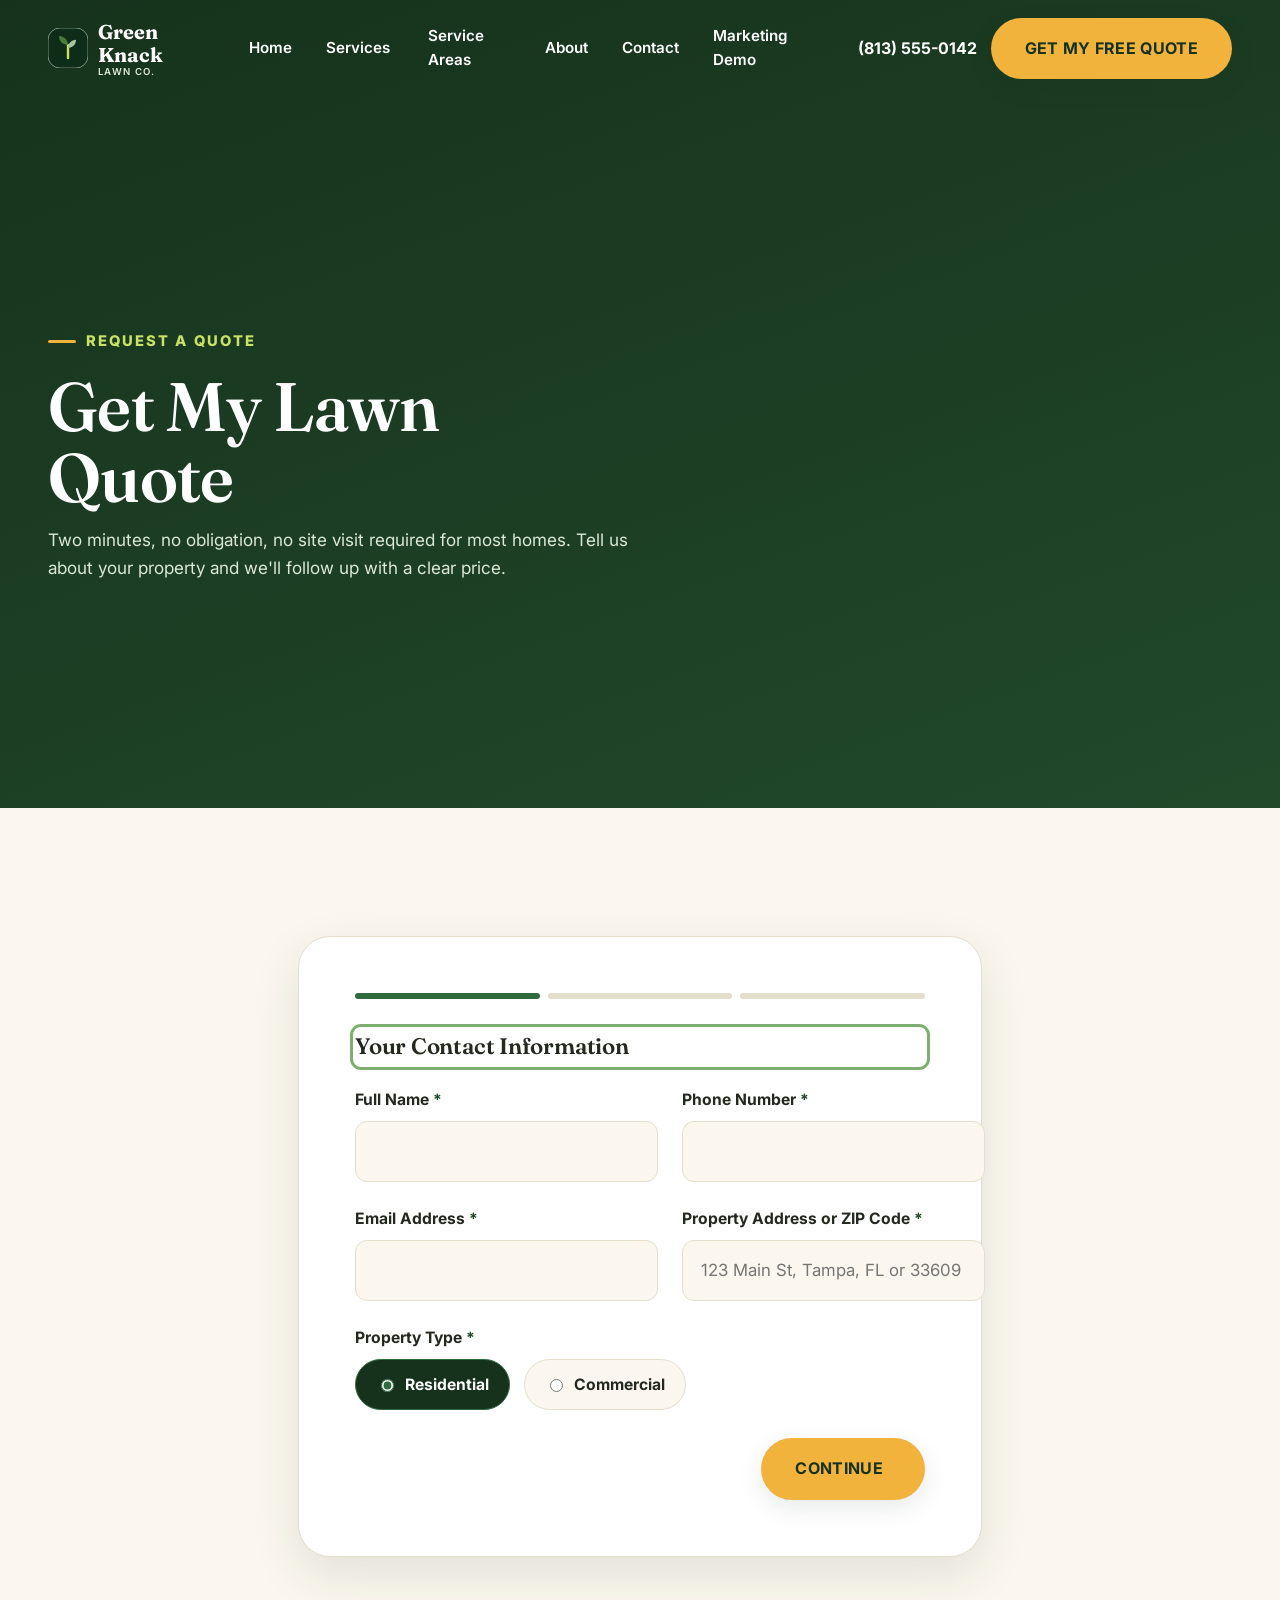
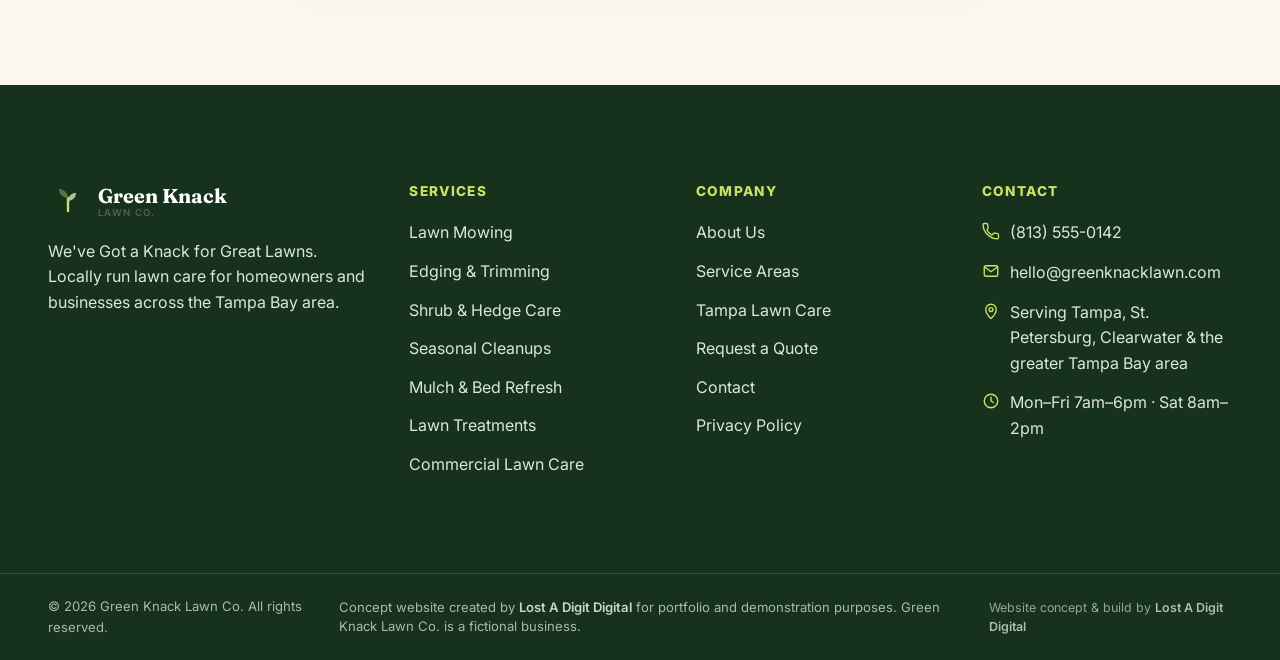
<file: quote/index.html>
<!doctype html>
<html lang="en">
<head>
<meta charset="UTF-8">
<meta name="viewport" content="width=device-width, initial-scale=1">
<title>Get A Free Lawn Care Quote | Green Knack Lawn Co.</title>
<meta name="description" content="Request a free, no-obligation lawn care quote in Tampa Bay. No site visit required for most homes — get a clear price in minutes.">
<link rel="canonical" href="https://lawn-service.lostadigitdigital.com/quote/">
<meta name="robots" content="index,follow">
<meta property="og:type" content="website">
<meta property="og:site_name" content="Green Knack Lawn Co.">
<meta property="og:title" content="Get A Free Lawn Care Quote | Green Knack Lawn Co.">
<meta property="og:description" content="Request a free, no-obligation lawn care quote in Tampa Bay. No site visit required for most homes — get a clear price in minutes.">
<meta property="og:url" content="https://lawn-service.lostadigitdigital.com/quote/">
<meta property="og:image" content="https://lawn-service.lostadigitdigital.com/images/og-cover.jpg">
<meta name="twitter:card" content="summary_large_image">
<meta name="twitter:title" content="Get A Free Lawn Care Quote | Green Knack Lawn Co.">
<meta name="twitter:description" content="Request a free, no-obligation lawn care quote in Tampa Bay. No site visit required for most homes — get a clear price in minutes.">
<meta name="twitter:image" content="https://lawn-service.lostadigitdigital.com/images/og-cover.jpg">
<meta name="theme-color" content="#16321C">
<link rel="icon" href="/favicon.svg" type="image/svg+xml">
<link rel="apple-touch-icon" href="/images/apple-touch-icon.png">
<link rel="manifest" href="/manifest.json">
<link rel="preconnect" href="https://fonts.googleapis.com">
<link rel="preconnect" href="https://fonts.gstatic.com" crossorigin>
<link href="https://fonts.googleapis.com/css2?family=Fraunces:wght@500;600;700&family=Inter:wght@400;500;600;700;800&display=swap" rel="stylesheet">
<link rel="stylesheet" href="/css/styles.css?v=2.0.3">

<script type="application/ld+json">{"@context": "https://schema.org", "@type": "LocalBusiness", "@id": "https://lawn-service.lostadigitdigital.com/#business", "name": "Green Knack Lawn Co.", "description": "Residential and commercial lawn care serving the greater Tampa Bay, Florida area — mowing, hedge care, seasonal cleanups, and lawn treatments with no long-term contracts.", "url": "https://lawn-service.lostadigitdigital.com/", "telephone": "+18135550142", "email": "hello@greenknacklawn.com", "image": "https://lawn-service.lostadigitdigital.com/images/og-cover.jpg", "priceRange": "$$", "address": {"@type": "PostalAddress", "addressLocality": "Tampa", "addressRegion": "FL", "addressCountry": "US"}, "geo": {"@type": "GeoCoordinates", "latitude": 27.9506, "longitude": -82.4572}, "areaServed": [{"@type": "City", "name": "Tampa"}, {"@type": "City", "name": "South Tampa"}, {"@type": "City", "name": "Seminole Heights"}, {"@type": "City", "name": "Carrollwood"}, {"@type": "City", "name": "Westchase"}, {"@type": "City", "name": "New Tampa"}, {"@type": "City", "name": "Brandon"}, {"@type": "City", "name": "Riverview"}, {"@type": "City", "name": "Valrico"}, {"@type": "City", "name": "St. Petersburg"}, {"@type": "City", "name": "Clearwater"}, {"@type": "City", "name": "Wesley Chapel"}, {"@type": "City", "name": "Dunedin"}, {"@type": "City", "name": "Safety Harbor"}, {"@type": "City", "name": "Temple Terrace"}, {"@type": "City", "name": "Town 'n' Country"}], "openingHoursSpecification": [{"@type": "OpeningHoursSpecification", "dayOfWeek": ["Monday", "Tuesday", "Wednesday", "Thursday", "Friday"], "opens": "07:00", "closes": "18:00"}, {"@type": "OpeningHoursSpecification", "dayOfWeek": ["Saturday"], "opens": "08:00", "closes": "14:00"}], "sameAs": []}</script>
<script type="application/ld+json">{"@context": "https://schema.org", "@type": "FAQPage", "mainEntity": [{"@type": "Question", "name": "How fast will I hear back after requesting a quote?", "acceptedAnswer": {"@type": "Answer", "text": "Most requests get a call or text back within one business day, and often the same afternoon. Photos of your property help us give you an accurate number even faster."}}, {"@type": "Question", "name": "Do you need to see my property in person before quoting?", "acceptedAnswer": {"@type": "Answer", "text": "For most residential lawns, no — property size, photos, and your ZIP code are usually enough for an accurate estimate. Larger or commercial properties may get a quick on-site walk-through first."}}, {"@type": "Question", "name": "Is the quote actually free?", "acceptedAnswer": {"@type": "Answer", "text": "Yes, with no obligation. You'll get a clear price before any work is scheduled."}}]}</script>
</head>
<body class="">

<a class="skip-link" href="#main">Skip to main content</a>
<header class="site-header">
  <div class="container site-header__inner">
    <a class="brand" href="/">
      <svg class="brand__mark" viewBox="0 0 40 40" fill="none" aria-hidden="true"><rect width="40" height="40" rx="12" fill="#16321C"/><path d="M20 30V17" stroke="#C9E265" stroke-width="2.4" stroke-linecap="round"/><path d="M20 17c0-5.2-3.6-8.4-9-9 0 5.6 3.8 8.6 9 9Z" fill="#4A7A3C"/><path d="M20 20c0-4.8 3.4-7.7 8-8.3 0 5.1-3.6 7.9-8 8.3Z" fill="#A9C3A0"/></svg>
      <span class="brand__name">Green Knack<small>Lawn Co.</small></span>
    </a>
    <nav class="main-nav" aria-label="Primary">
      <ul><li><a class="nav-link" href="/">Home</a></li><li class="has-dropdown"><a class="nav-link" href="/services/">Services <svg viewBox="0 0 24 24" fill="none" stroke="currentColor" stroke-width="1.8" stroke-linecap="round" stroke-linejoin="round" aria-hidden="true"><path d="m6 9 6 6 6-6"/></svg></a><div class="dropdown"><a href="/services/lawn-mowing/"><svg class="svg-mini" viewBox="0 0 24 24" fill="none" stroke="currentColor" stroke-width="1.8" stroke-linecap="round" stroke-linejoin="round" aria-hidden="true"><path d="m9 6 6 6-6 6"/></svg>Lawn Mowing</a><a href="/services/shrub-hedge-care/"><svg class="svg-mini" viewBox="0 0 24 24" fill="none" stroke="currentColor" stroke-width="1.8" stroke-linecap="round" stroke-linejoin="round" aria-hidden="true"><path d="m9 6 6 6-6 6"/></svg>Shrub & Hedge Care</a><a href="/services/seasonal-cleanup/"><svg class="svg-mini" viewBox="0 0 24 24" fill="none" stroke="currentColor" stroke-width="1.8" stroke-linecap="round" stroke-linejoin="round" aria-hidden="true"><path d="m9 6 6 6-6 6"/></svg>Seasonal Cleanups</a><a href="/services/commercial-lawn-care/"><svg class="svg-mini" viewBox="0 0 24 24" fill="none" stroke="currentColor" stroke-width="1.8" stroke-linecap="round" stroke-linejoin="round" aria-hidden="true"><path d="m9 6 6 6-6 6"/></svg>Commercial Lawn Care</a><a class="dropdown-all" href="/services/">All Services <svg viewBox="0 0 24 24" fill="none" stroke="currentColor" stroke-width="1.8" stroke-linecap="round" stroke-linejoin="round" aria-hidden="true"><path d="M5 12h14"/><path d="m13 6 6 6-6 6"/></svg></a></div></li><li><a class="nav-link" href="/service-areas/">Service Areas</a></li><li><a class="nav-link" href="/about/">About</a></li><li><a class="nav-link" href="/contact/">Contact</a></li><li><a class="nav-link" href="/marketing-demo/">Marketing Demo</a></li></ul>
    </nav>
    <div class="header-cta">
      <a class="header-phone" href="tel:+18135550142"><svg viewBox="0 0 24 24" fill="none" stroke="currentColor" stroke-width="1.8" stroke-linecap="round" stroke-linejoin="round" aria-hidden="true"><path d="M6.6 10.8a13 13 0 0 0 6.6 6.6l2.2-2.2a1.5 1.5 0 0 1 1.5-.4c1.1.4 2.3.6 3.6.6a1.5 1.5 0 0 1 1.5 1.5V21a1.5 1.5 0 0 1-1.5 1.5C10.6 22.5 1.5 13.4 1.5 3.5A1.5 1.5 0 0 1 3 2h3.1a1.5 1.5 0 0 1 1.5 1.5c0 1.3.2 2.5.6 3.6a1.5 1.5 0 0 1-.4 1.5Z"/></svg> (813) 555-0142</a>
      <a class="btn btn-primary" href="/quote/">Get My Free Quote</a>
    </div>
    <button class="nav-toggle" data-nav-toggle type="button" aria-label="Open menu" aria-expanded="false">
      <svg class="icon-open" viewBox="0 0 24 24" fill="none" stroke="currentColor" stroke-width="1.8" stroke-linecap="round" stroke-linejoin="round" aria-hidden="true"><path d="M4 7h16"/><path d="M4 12h16"/><path d="M4 17h16"/></svg><svg class="icon-close" viewBox="0 0 24 24" fill="none" stroke="currentColor" stroke-width="1.8" stroke-linecap="round" stroke-linejoin="round" aria-hidden="true"><path d="m6 6 12 12"/><path d="m18 6-12 12"/></svg>
    </button>
  </div>
  <div class="mobile-nav" id="mobile-nav">
    <ul>
      <li><a class="nav-link" href="/">Home</a></li>
      <li class="mobile-has-sub">
        <div class="mobile-nav-row">
          <a class="nav-link" href="/services/">Services</a>
          <button class="mobile-sub-toggle" type="button" aria-expanded="false" aria-controls="mobile-sub-services" data-sub-toggle>
            <svg viewBox="0 0 24 24" fill="none" stroke="currentColor" stroke-width="1.8" stroke-linecap="round" stroke-linejoin="round" aria-hidden="true"><path d="m6 9 6 6 6-6"/></svg>
            <span class="visually-hidden">Toggle Services submenu</span>
          </button>
        </div>
        <div class="mobile-sub" id="mobile-sub-services"><div class="mobile-sub__inner"><a href="/services/lawn-mowing/">Lawn Mowing</a><a href="/services/shrub-hedge-care/">Shrub & Hedge Care</a><a href="/services/seasonal-cleanup/">Seasonal Cleanups</a><a href="/services/commercial-lawn-care/">Commercial Lawn Care</a></div></div>
      </li>
      <li><a class="nav-link" href="/service-areas/">Service Areas</a></li>
      <li><a class="nav-link" href="/about/">About</a></li>
      <li><a class="nav-link" href="/contact/">Contact</a></li>
      <li><a class="nav-link" href="/marketing-demo/">Marketing Demo</a></li>
    </ul>
    <div class="mobile-cta">
      <a class="header-phone" href="tel:+18135550142"><svg viewBox="0 0 24 24" fill="none" stroke="currentColor" stroke-width="1.8" stroke-linecap="round" stroke-linejoin="round" aria-hidden="true"><path d="M6.6 10.8a13 13 0 0 0 6.6 6.6l2.2-2.2a1.5 1.5 0 0 1 1.5-.4c1.1.4 2.3.6 3.6.6a1.5 1.5 0 0 1 1.5 1.5V21a1.5 1.5 0 0 1-1.5 1.5C10.6 22.5 1.5 13.4 1.5 3.5A1.5 1.5 0 0 1 3 2h3.1a1.5 1.5 0 0 1 1.5 1.5c0 1.3.2 2.5.6 3.6a1.5 1.5 0 0 1-.4 1.5Z"/></svg> (813) 555-0142</a>
      <a class="btn btn-primary btn-block" href="/quote/">Get My Free Quote</a>
    </div>
  </div>
</header>

<main id="main">

<nav class="breadcrumbs container" aria-label="Breadcrumb"><ol><li><a href="/">Home</a></li><li aria-hidden="true"><svg viewBox="0 0 24 24" fill="none" stroke="currentColor" stroke-width="1.8" stroke-linecap="round" stroke-linejoin="round" aria-hidden="true"><path d="m9 6 6 6-6 6"/></svg></li><li aria-current="page">Request a Quote</li></ol></nav>
<section class="page-hero">
  <div class="container">
    <span class="kicker">Request A Quote</span>
    <h1>Get My Lawn Quote</h1>
    <p>Two minutes, no obligation, no site visit required for most homes. Tell us about your property and we'll follow up with a clear price.</p>
  </div>
</section>

<section>
  <div class="container" style="max-width:780px;">

    <div class="form-card">
      <div class="progress-track">
        <span class="is-done"></span><span></span><span></span>
      </div>

      <form data-quote-form novalidate>

        <div class="form-step is-active" data-step="0">
          <h2 style="font-size:1.4rem;margin-bottom:22px;">Your Contact Information</h2>
          <div class="form-grid two">
            <div class="field">
              <label for="q-name">Full Name <span class="req">*</span></label>
              <input id="q-name" name="name" type="text" autocomplete="name" required>
              <span class="field-error">Enter your full name.</span>
            </div>
            <div class="field">
              <label for="q-phone">Phone Number <span class="req">*</span></label>
              <input id="q-phone" name="phone" type="tel" autocomplete="tel" required>
              <span class="field-error">Enter a phone number.</span>
            </div>
            <div class="field">
              <label for="q-email">Email Address <span class="req">*</span></label>
              <input id="q-email" name="email" type="email" autocomplete="email" required>
              <span class="field-error">Enter a valid email address.</span>
            </div>
            <div class="field">
              <label for="q-address">Property Address or ZIP Code <span class="req">*</span></label>
              <input id="q-address" name="address" type="text" placeholder="123 Main St, Tampa, FL or 33609" required>
              <span class="field-error">Enter your address or ZIP code.</span>
            </div>
            <div class="field full">
              <label>Property Type <span class="req">*</span></label>
              <div class="radio-row">
                <label class="radio-pill"><input type="radio" name="property_type" value="Residential" checked> Residential</label>
                <label class="radio-pill"><input type="radio" name="property_type" value="Commercial"> Commercial</label>
              </div>
            </div>
          </div>
          <div class="step-actions">
            <span></span>
            <button class="btn btn-primary" type="button" data-next>Continue <svg viewBox="0 0 24 24" fill="none" stroke="currentColor" stroke-width="1.8" stroke-linecap="round" stroke-linejoin="round" aria-hidden="true"><path d="M5 12h14"/><path d="m13 6 6 6-6 6"/></svg></button>
          </div>
        </div>

        <div class="form-step" data-step="1">
          <h2 style="font-size:1.4rem;margin-bottom:22px;">Your Property &amp; Services</h2>
          <div class="field full" style="margin-bottom:20px;">
            <label>Services Needed <span class="req">*</span></label>
            <div class="choice-grid services"><label class="choice"><input type="checkbox" name="services" value="Lawn Mowing"> Lawn Mowing</label><label class="choice"><input type="checkbox" name="services" value="Edging & Trimming"> Edging & Trimming</label><label class="choice"><input type="checkbox" name="services" value="Shrub & Hedge Care"> Shrub & Hedge Care</label><label class="choice"><input type="checkbox" name="services" value="Seasonal Cleanups"> Seasonal Cleanups</label><label class="choice"><input type="checkbox" name="services" value="Mulch & Bed Refresh"> Mulch & Bed Refresh</label><label class="choice"><input type="checkbox" name="services" value="Lawn Treatments"> Lawn Treatments</label><label class="choice"><input type="checkbox" name="services" value="Commercial Lawn Care"> Commercial Lawn Care</label></div>
            <span class="field-error">Select at least one service.</span>
          </div>
          <div class="form-grid two">
            <div class="field">
              <label for="q-size">Estimated Property Size <span class="req">*</span></label>
              <select id="q-size" name="property_size" required>
                <option value="">Choose one</option>
                <option>Under 5,000 sq ft</option>
                <option>5,000&ndash;10,000 sq ft</option>
                <option>10,000&ndash;20,000 sq ft</option>
                <option>Over 20,000 sq ft</option>
                <option>Not sure &mdash; estimate for me</option>
              </select>
              <span class="field-error">Choose an estimated size.</span>
            </div>
            <div class="field">
              <label for="q-frequency">Desired Frequency <span class="req">*</span></label>
              <select id="q-frequency" name="frequency" required>
                <option value="">Choose one</option>
                <option>Weekly</option>
                <option>Biweekly</option>
                <option>Monthly</option>
                <option>One-time visit</option>
                <option>Not sure &mdash; recommend one</option>
              </select>
              <span class="field-error">Choose a frequency.</span>
            </div>
          </div>
          <div class="step-actions">
            <button class="btn btn-outline" type="button" data-prev><svg viewBox="0 0 24 24" fill="none" stroke="currentColor" stroke-width="1.8" stroke-linecap="round" stroke-linejoin="round" aria-hidden="true"><path d="M19 12H5"/><path d="m11 18-6-6 6-6"/></svg> Back</button>
            <button class="btn btn-primary" type="button" data-next>Continue <svg viewBox="0 0 24 24" fill="none" stroke="currentColor" stroke-width="1.8" stroke-linecap="round" stroke-linejoin="round" aria-hidden="true"><path d="M5 12h14"/><path d="m13 6 6 6-6 6"/></svg></button>
          </div>
        </div>

        <div class="form-step" data-step="2">
          <h2 style="font-size:1.4rem;margin-bottom:22px;">Scheduling &amp; Notes</h2>
          <div class="form-grid two">
            <div class="field">
              <label for="q-date">Preferred Start Date</label>
              <input id="q-date" name="start_date" type="date">
              <span class="field-hint">No rush? Leave blank and we'll suggest the soonest opening.</span>
            </div>
            <div class="field">
              <label for="q-notes">Additional Notes</label>
              <textarea id="q-notes" name="notes" placeholder="Gate codes, pets, problem areas, anything else we should know"></textarea>
            </div>
          </div>
          <div class="step-actions">
            <button class="btn btn-outline" type="button" data-prev><svg viewBox="0 0 24 24" fill="none" stroke="currentColor" stroke-width="1.8" stroke-linecap="round" stroke-linejoin="round" aria-hidden="true"><path d="M19 12H5"/><path d="m11 18-6-6 6-6"/></svg> Back</button>
            <button class="btn btn-primary btn-lg" type="submit" data-submit>Get My Lawn Quote</button>
          </div>
          <p class="form-foot"><small>By submitting, you agree to be contacted about your quote by phone, text, or email. This is a portfolio demonstration site &mdash; no information is transmitted or stored beyond your own browser. See our <a href="/privacy-policy/" style="color:var(--gk-green-dark);font-weight:700;">Privacy Policy</a>.</small></p>
        </div>
      </form>

      <div class="success-card" data-quote-success hidden>
        <div class="success-icon"><svg viewBox="0 0 24 24" fill="none" stroke="currentColor" stroke-width="1.8" stroke-linecap="round" stroke-linejoin="round" aria-hidden="true"><circle cx="12" cy="12" r="9"/><path d="m8 12.5 2.7 2.7L16 9.5"/></svg></div>
        <h2>Your Lawn Is Officially Off Your To-Do List.</h2>
        <p>We've received your request. A member of our team will review the property information and reach out with next steps.</p>
        <div class="hero__ctas" style="justify-content:center;margin-top:26px;">
          <a class="btn btn-outline" href="/">Back To Home</a>
          <a class="btn btn-primary" href="tel:+18135550142"><svg viewBox="0 0 24 24" fill="none" stroke="currentColor" stroke-width="1.8" stroke-linecap="round" stroke-linejoin="round" aria-hidden="true"><path d="M6.6 10.8a13 13 0 0 0 6.6 6.6l2.2-2.2a1.5 1.5 0 0 1 1.5-.4c1.1.4 2.3.6 3.6.6a1.5 1.5 0 0 1 1.5 1.5V21a1.5 1.5 0 0 1-1.5 1.5C10.6 22.5 1.5 13.4 1.5 3.5A1.5 1.5 0 0 1 3 2h3.1a1.5 1.5 0 0 1 1.5 1.5c0 1.3.2 2.5.6 3.6a1.5 1.5 0 0 1-.4 1.5Z"/></svg> Call Us Instead</a>
        </div>
      </div>
    </div>
  </div>
</section>

</main>

<footer class="site-footer">
  <div class="container footer-top">
    <div class="footer-brand">
      <a class="brand" href="/">
        <svg class="brand__mark" viewBox="0 0 40 40" fill="none" aria-hidden="true"><rect width="40" height="40" rx="12" fill="#16321C"/><path d="M20 30V17" stroke="#C9E265" stroke-width="2.4" stroke-linecap="round"/><path d="M20 17c0-5.2-3.6-8.4-9-9 0 5.6 3.8 8.6 9 9Z" fill="#4A7A3C"/><path d="M20 20c0-4.8 3.4-7.7 8-8.3 0 5.1-3.6 7.9-8 8.3Z" fill="#A9C3A0"/></svg>
        <span class="brand__name">Green Knack<small>Lawn Co.</small></span>
      </a>
      <p>We've Got a Knack for Great Lawns. Locally run lawn care for homeowners and businesses across the Tampa Bay area.</p>
    </div>
    <div>
      <p class="footer-heading">Services</p>
      <ul class="footer-links">
        <li><a href="/services/lawn-mowing/">Lawn Mowing</a></li>
        <li><a href="/services/#edging-trimming">Edging &amp; Trimming</a></li>
        <li><a href="/services/shrub-hedge-care/">Shrub &amp; Hedge Care</a></li>
        <li><a href="/services/seasonal-cleanup/">Seasonal Cleanups</a></li>
        <li><a href="/services/#mulch-bed-refresh">Mulch &amp; Bed Refresh</a></li>
        <li><a href="/services/#lawn-treatments">Lawn Treatments</a></li>
        <li><a href="/services/commercial-lawn-care/">Commercial Lawn Care</a></li>
      </ul>
    </div>
    <div>
      <p class="footer-heading">Company</p>
      <ul class="footer-links">
        <li><a href="/about/">About Us</a></li>
        <li><a href="/service-areas/">Service Areas</a></li>
        <li><a href="/service-areas/tampa/">Tampa Lawn Care</a></li>
        <li><a href="/quote/">Request a Quote</a></li>
        <li><a href="/contact/">Contact</a></li>
        <li><a href="/privacy-policy/">Privacy Policy</a></li>
      </ul>
    </div>
    <div>
      <p class="footer-heading">Contact</p>
      <ul class="footer-contact">
        <li><svg viewBox="0 0 24 24" fill="none" stroke="currentColor" stroke-width="1.8" stroke-linecap="round" stroke-linejoin="round" aria-hidden="true"><path d="M6.6 10.8a13 13 0 0 0 6.6 6.6l2.2-2.2a1.5 1.5 0 0 1 1.5-.4c1.1.4 2.3.6 3.6.6a1.5 1.5 0 0 1 1.5 1.5V21a1.5 1.5 0 0 1-1.5 1.5C10.6 22.5 1.5 13.4 1.5 3.5A1.5 1.5 0 0 1 3 2h3.1a1.5 1.5 0 0 1 1.5 1.5c0 1.3.2 2.5.6 3.6a1.5 1.5 0 0 1-.4 1.5Z"/></svg> <a href="tel:+18135550142">(813) 555-0142</a></li>
        <li><svg viewBox="0 0 24 24" fill="none" stroke="currentColor" stroke-width="1.8" stroke-linecap="round" stroke-linejoin="round" aria-hidden="true"><rect x="3" y="5" width="18" height="14" rx="2"/><path d="m4 7 8 6 8-6"/></svg> <a href="mailto:hello@greenknacklawn.com">hello@greenknacklawn.com</a></li>
        <li><svg viewBox="0 0 24 24" fill="none" stroke="currentColor" stroke-width="1.8" stroke-linecap="round" stroke-linejoin="round" aria-hidden="true"><path d="M12 22s7-6.4 7-12a7 7 0 1 0-14 0c0 5.6 7 12 7 12Z"/><circle cx="12" cy="10" r="2.6"/></svg> <span>Serving Tampa, St. Petersburg, Clearwater &amp; the greater Tampa Bay area</span></li>
        <li><svg viewBox="0 0 24 24" fill="none" stroke="currentColor" stroke-width="1.8" stroke-linecap="round" stroke-linejoin="round" aria-hidden="true"><circle cx="12" cy="12" r="9"/><path d="M12 7v5l3.2 2"/></svg> <span>Mon&ndash;Fri 7am&ndash;6pm &middot; Sat 8am&ndash;2pm</span></li>
      </ul>
    </div>
  </div>
  <div class="container footer-bottom">
    <p>&copy; <span data-year>2026</span> Green Knack Lawn Co. All rights reserved.</p>
    <p class="footer-disclosure">Concept website created by <a href="https://lostadigitdigital.com">Lost A Digit Digital</a> for portfolio and demonstration purposes. Green Knack Lawn Co. is a fictional business.</p>
    <p class="footer-credit">Website concept &amp; build by <a href="https://lostadigitdigital.com">Lost A Digit Digital</a></p>
  </div>
</footer>

<script src="/js/site.js" defer></script>
<script src="/js/quote.js" defer></script>
</body>
</html>
</file>
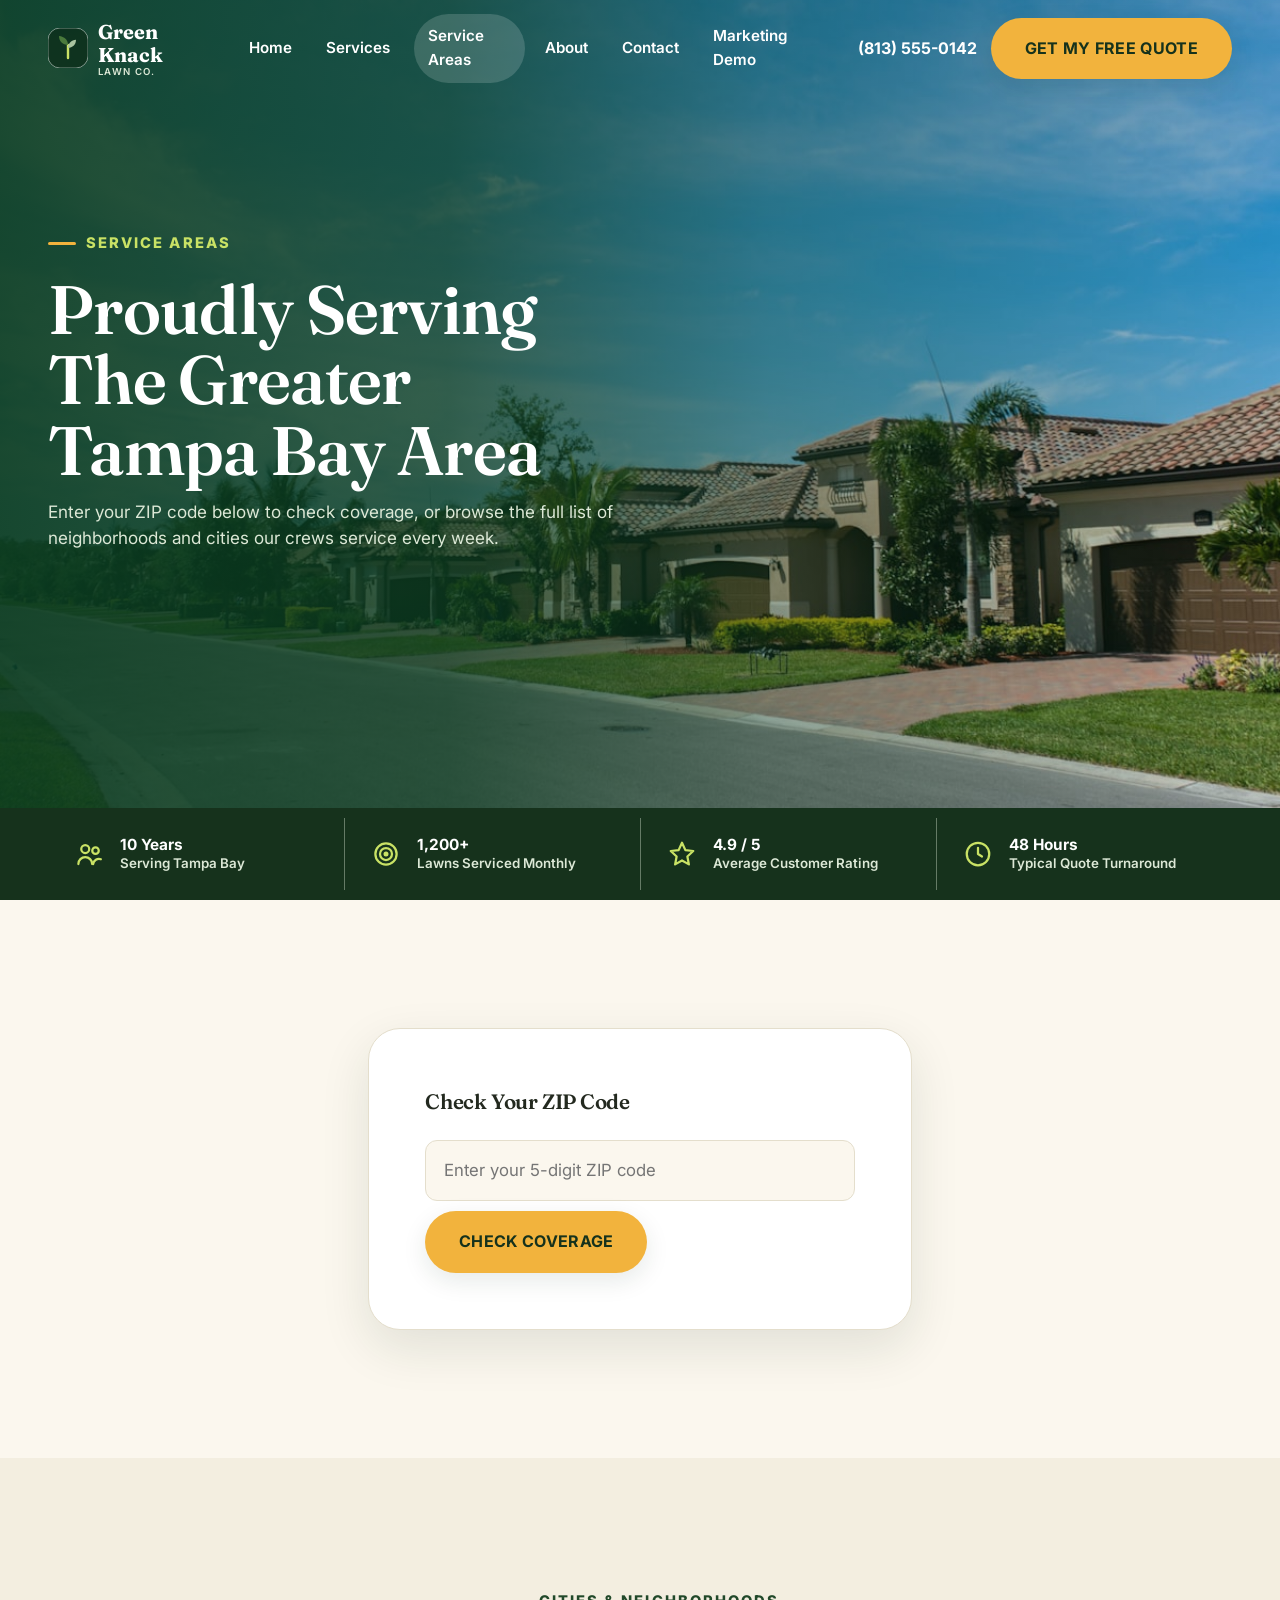
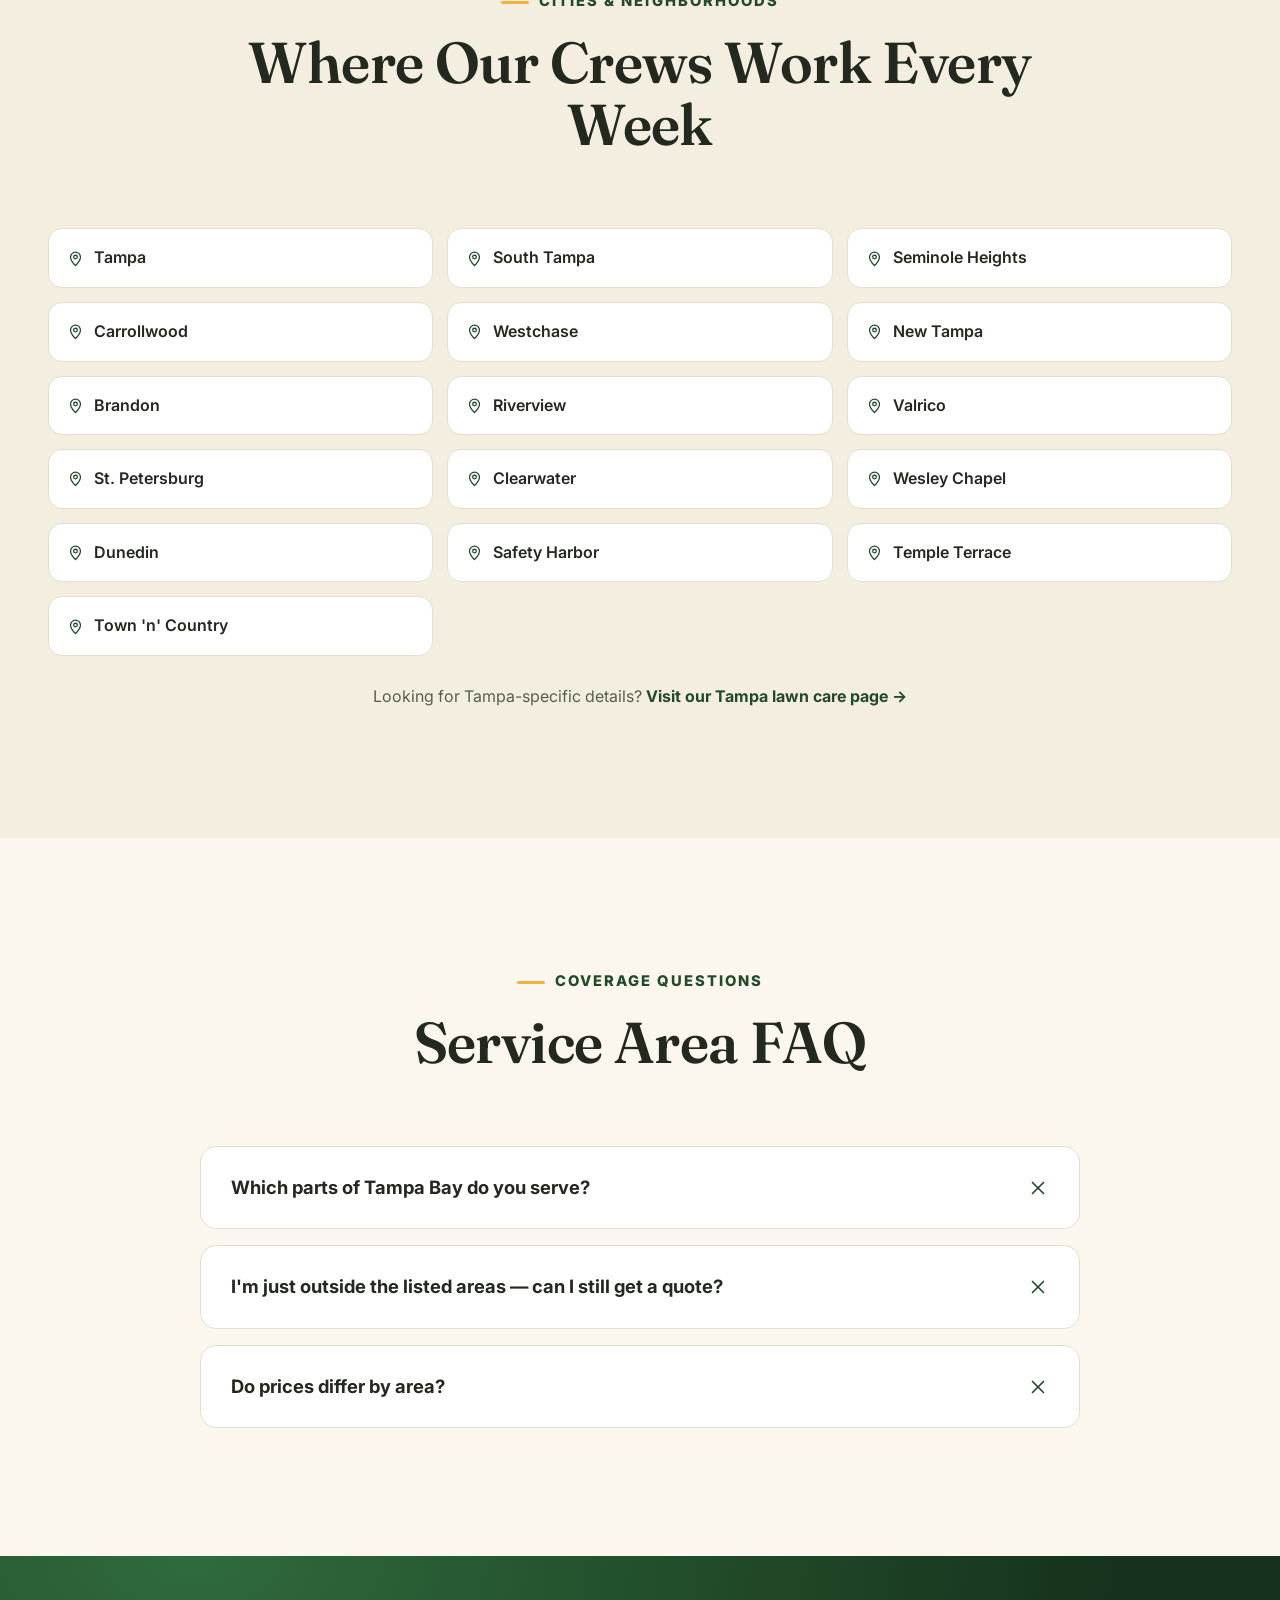
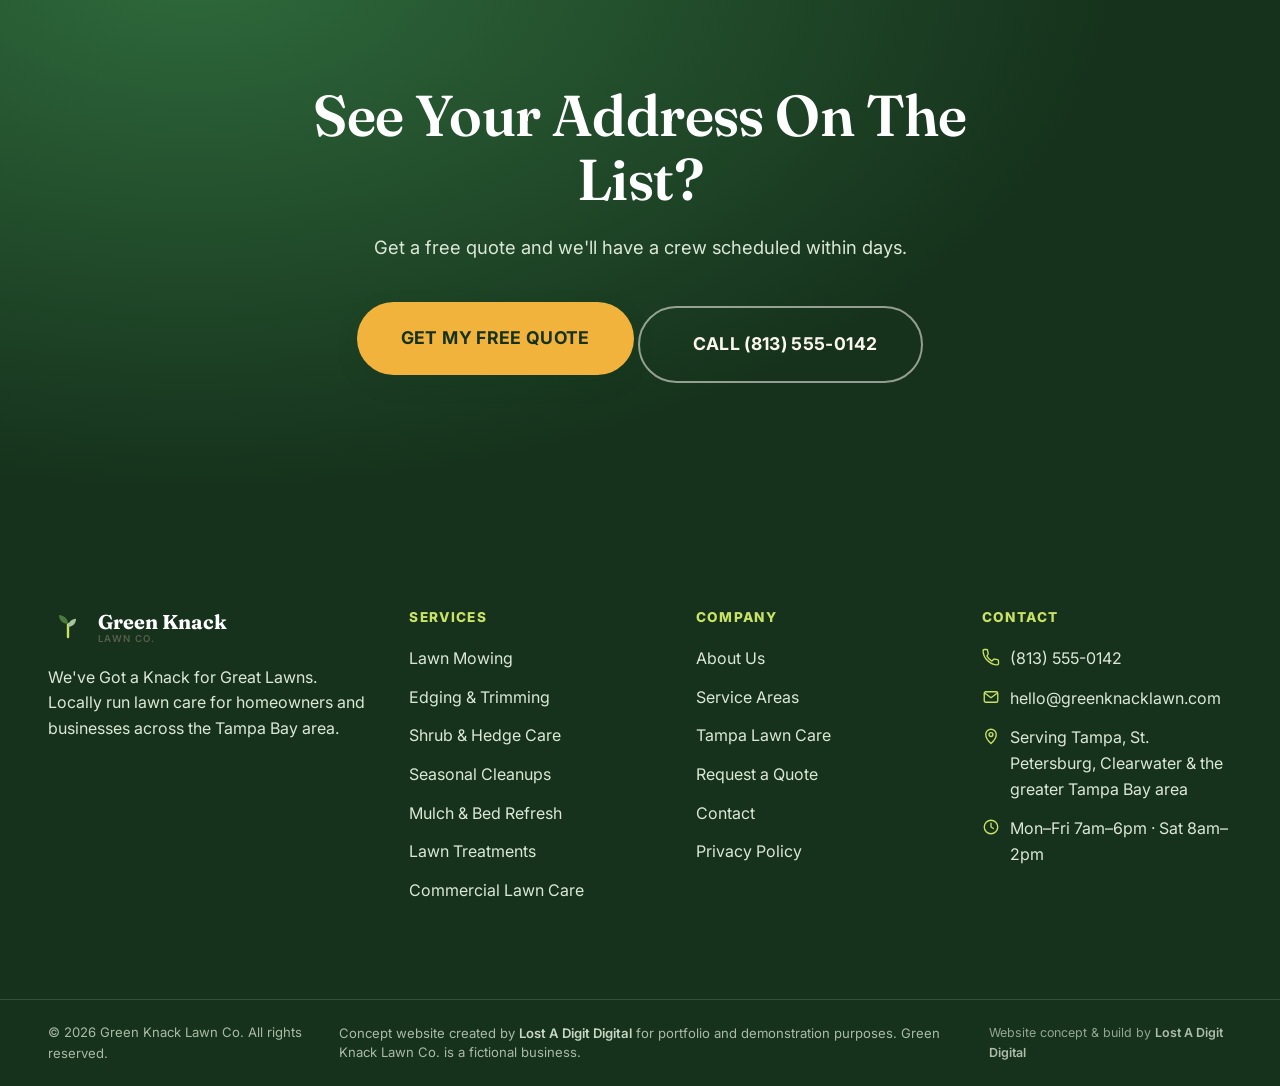
<file: service-areas/index.html>
<!doctype html>
<html lang="en">
<head>
<meta charset="UTF-8">
<meta name="viewport" content="width=device-width, initial-scale=1">
<title>Tampa Bay Lawn Care Service Areas | Green Knack Lawn Co.</title>
<meta name="description" content="Check ZIP code coverage and browse every Tampa Bay city and neighborhood served by Green Knack Lawn Co.">
<link rel="canonical" href="https://lawn-service.lostadigitdigital.com/service-areas/">
<meta name="robots" content="index,follow">
<meta property="og:type" content="website">
<meta property="og:site_name" content="Green Knack Lawn Co.">
<meta property="og:title" content="Tampa Bay Lawn Care Service Areas | Green Knack Lawn Co.">
<meta property="og:description" content="Check ZIP code coverage and browse every Tampa Bay city and neighborhood served by Green Knack Lawn Co.">
<meta property="og:url" content="https://lawn-service.lostadigitdigital.com/service-areas/">
<meta property="og:image" content="https://lawn-service.lostadigitdigital.com/images/og-cover.jpg">
<meta name="twitter:card" content="summary_large_image">
<meta name="twitter:title" content="Tampa Bay Lawn Care Service Areas | Green Knack Lawn Co.">
<meta name="twitter:description" content="Check ZIP code coverage and browse every Tampa Bay city and neighborhood served by Green Knack Lawn Co.">
<meta name="twitter:image" content="https://lawn-service.lostadigitdigital.com/images/og-cover.jpg">
<meta name="theme-color" content="#16321C">
<link rel="icon" href="/favicon.svg" type="image/svg+xml">
<link rel="apple-touch-icon" href="/images/apple-touch-icon.png">
<link rel="manifest" href="/manifest.json">
<link rel="preconnect" href="https://fonts.googleapis.com">
<link rel="preconnect" href="https://fonts.gstatic.com" crossorigin>
<link href="https://fonts.googleapis.com/css2?family=Fraunces:wght@500;600;700&family=Inter:wght@400;500;600;700;800&display=swap" rel="stylesheet">
<link rel="stylesheet" href="/css/styles.css?v=2.0.3">

<script type="application/ld+json">{"@context": "https://schema.org", "@type": "LocalBusiness", "@id": "https://lawn-service.lostadigitdigital.com/#business", "name": "Green Knack Lawn Co.", "description": "Residential and commercial lawn care serving the greater Tampa Bay, Florida area — mowing, hedge care, seasonal cleanups, and lawn treatments with no long-term contracts.", "url": "https://lawn-service.lostadigitdigital.com/", "telephone": "+18135550142", "email": "hello@greenknacklawn.com", "image": "https://lawn-service.lostadigitdigital.com/images/og-cover.jpg", "priceRange": "$$", "address": {"@type": "PostalAddress", "addressLocality": "Tampa", "addressRegion": "FL", "addressCountry": "US"}, "geo": {"@type": "GeoCoordinates", "latitude": 27.9506, "longitude": -82.4572}, "areaServed": [{"@type": "City", "name": "Tampa"}, {"@type": "City", "name": "South Tampa"}, {"@type": "City", "name": "Seminole Heights"}, {"@type": "City", "name": "Carrollwood"}, {"@type": "City", "name": "Westchase"}, {"@type": "City", "name": "New Tampa"}, {"@type": "City", "name": "Brandon"}, {"@type": "City", "name": "Riverview"}, {"@type": "City", "name": "Valrico"}, {"@type": "City", "name": "St. Petersburg"}, {"@type": "City", "name": "Clearwater"}, {"@type": "City", "name": "Wesley Chapel"}, {"@type": "City", "name": "Dunedin"}, {"@type": "City", "name": "Safety Harbor"}, {"@type": "City", "name": "Temple Terrace"}, {"@type": "City", "name": "Town 'n' Country"}], "openingHoursSpecification": [{"@type": "OpeningHoursSpecification", "dayOfWeek": ["Monday", "Tuesday", "Wednesday", "Thursday", "Friday"], "opens": "07:00", "closes": "18:00"}, {"@type": "OpeningHoursSpecification", "dayOfWeek": ["Saturday"], "opens": "08:00", "closes": "14:00"}], "sameAs": []}</script>

</head>
<body class="has-sticky-cta">

<a class="skip-link" href="#main">Skip to main content</a>
<header class="site-header">
  <div class="container site-header__inner">
    <a class="brand" href="/">
      <svg class="brand__mark" viewBox="0 0 40 40" fill="none" aria-hidden="true"><rect width="40" height="40" rx="12" fill="#16321C"/><path d="M20 30V17" stroke="#C9E265" stroke-width="2.4" stroke-linecap="round"/><path d="M20 17c0-5.2-3.6-8.4-9-9 0 5.6 3.8 8.6 9 9Z" fill="#4A7A3C"/><path d="M20 20c0-4.8 3.4-7.7 8-8.3 0 5.1-3.6 7.9-8 8.3Z" fill="#A9C3A0"/></svg>
      <span class="brand__name">Green Knack<small>Lawn Co.</small></span>
    </a>
    <nav class="main-nav" aria-label="Primary">
      <ul><li><a class="nav-link" href="/">Home</a></li><li class="has-dropdown"><a class="nav-link" href="/services/">Services <svg viewBox="0 0 24 24" fill="none" stroke="currentColor" stroke-width="1.8" stroke-linecap="round" stroke-linejoin="round" aria-hidden="true"><path d="m6 9 6 6 6-6"/></svg></a><div class="dropdown"><a href="/services/lawn-mowing/"><svg class="svg-mini" viewBox="0 0 24 24" fill="none" stroke="currentColor" stroke-width="1.8" stroke-linecap="round" stroke-linejoin="round" aria-hidden="true"><path d="m9 6 6 6-6 6"/></svg>Lawn Mowing</a><a href="/services/shrub-hedge-care/"><svg class="svg-mini" viewBox="0 0 24 24" fill="none" stroke="currentColor" stroke-width="1.8" stroke-linecap="round" stroke-linejoin="round" aria-hidden="true"><path d="m9 6 6 6-6 6"/></svg>Shrub & Hedge Care</a><a href="/services/seasonal-cleanup/"><svg class="svg-mini" viewBox="0 0 24 24" fill="none" stroke="currentColor" stroke-width="1.8" stroke-linecap="round" stroke-linejoin="round" aria-hidden="true"><path d="m9 6 6 6-6 6"/></svg>Seasonal Cleanups</a><a href="/services/commercial-lawn-care/"><svg class="svg-mini" viewBox="0 0 24 24" fill="none" stroke="currentColor" stroke-width="1.8" stroke-linecap="round" stroke-linejoin="round" aria-hidden="true"><path d="m9 6 6 6-6 6"/></svg>Commercial Lawn Care</a><a class="dropdown-all" href="/services/">All Services <svg viewBox="0 0 24 24" fill="none" stroke="currentColor" stroke-width="1.8" stroke-linecap="round" stroke-linejoin="round" aria-hidden="true"><path d="M5 12h14"/><path d="m13 6 6 6-6 6"/></svg></a></div></li><li><a class="nav-link" href="/service-areas/" aria-current="page">Service Areas</a></li><li><a class="nav-link" href="/about/">About</a></li><li><a class="nav-link" href="/contact/">Contact</a></li><li><a class="nav-link" href="/marketing-demo/">Marketing Demo</a></li></ul>
    </nav>
    <div class="header-cta">
      <a class="header-phone" href="tel:+18135550142"><svg viewBox="0 0 24 24" fill="none" stroke="currentColor" stroke-width="1.8" stroke-linecap="round" stroke-linejoin="round" aria-hidden="true"><path d="M6.6 10.8a13 13 0 0 0 6.6 6.6l2.2-2.2a1.5 1.5 0 0 1 1.5-.4c1.1.4 2.3.6 3.6.6a1.5 1.5 0 0 1 1.5 1.5V21a1.5 1.5 0 0 1-1.5 1.5C10.6 22.5 1.5 13.4 1.5 3.5A1.5 1.5 0 0 1 3 2h3.1a1.5 1.5 0 0 1 1.5 1.5c0 1.3.2 2.5.6 3.6a1.5 1.5 0 0 1-.4 1.5Z"/></svg> (813) 555-0142</a>
      <a class="btn btn-primary" href="/quote/">Get My Free Quote</a>
    </div>
    <button class="nav-toggle" data-nav-toggle type="button" aria-label="Open menu" aria-expanded="false">
      <svg class="icon-open" viewBox="0 0 24 24" fill="none" stroke="currentColor" stroke-width="1.8" stroke-linecap="round" stroke-linejoin="round" aria-hidden="true"><path d="M4 7h16"/><path d="M4 12h16"/><path d="M4 17h16"/></svg><svg class="icon-close" viewBox="0 0 24 24" fill="none" stroke="currentColor" stroke-width="1.8" stroke-linecap="round" stroke-linejoin="round" aria-hidden="true"><path d="m6 6 12 12"/><path d="m18 6-12 12"/></svg>
    </button>
  </div>
  <div class="mobile-nav" id="mobile-nav">
    <ul>
      <li><a class="nav-link" href="/">Home</a></li>
      <li class="mobile-has-sub">
        <div class="mobile-nav-row">
          <a class="nav-link" href="/services/">Services</a>
          <button class="mobile-sub-toggle" type="button" aria-expanded="false" aria-controls="mobile-sub-services" data-sub-toggle>
            <svg viewBox="0 0 24 24" fill="none" stroke="currentColor" stroke-width="1.8" stroke-linecap="round" stroke-linejoin="round" aria-hidden="true"><path d="m6 9 6 6 6-6"/></svg>
            <span class="visually-hidden">Toggle Services submenu</span>
          </button>
        </div>
        <div class="mobile-sub" id="mobile-sub-services"><div class="mobile-sub__inner"><a href="/services/lawn-mowing/">Lawn Mowing</a><a href="/services/shrub-hedge-care/">Shrub & Hedge Care</a><a href="/services/seasonal-cleanup/">Seasonal Cleanups</a><a href="/services/commercial-lawn-care/">Commercial Lawn Care</a></div></div>
      </li>
      <li><a class="nav-link" href="/service-areas/">Service Areas</a></li>
      <li><a class="nav-link" href="/about/">About</a></li>
      <li><a class="nav-link" href="/contact/">Contact</a></li>
      <li><a class="nav-link" href="/marketing-demo/">Marketing Demo</a></li>
    </ul>
    <div class="mobile-cta">
      <a class="header-phone" href="tel:+18135550142"><svg viewBox="0 0 24 24" fill="none" stroke="currentColor" stroke-width="1.8" stroke-linecap="round" stroke-linejoin="round" aria-hidden="true"><path d="M6.6 10.8a13 13 0 0 0 6.6 6.6l2.2-2.2a1.5 1.5 0 0 1 1.5-.4c1.1.4 2.3.6 3.6.6a1.5 1.5 0 0 1 1.5 1.5V21a1.5 1.5 0 0 1-1.5 1.5C10.6 22.5 1.5 13.4 1.5 3.5A1.5 1.5 0 0 1 3 2h3.1a1.5 1.5 0 0 1 1.5 1.5c0 1.3.2 2.5.6 3.6a1.5 1.5 0 0 1-.4 1.5Z"/></svg> (813) 555-0142</a>
      <a class="btn btn-primary btn-block" href="/quote/">Get My Free Quote</a>
    </div>
  </div>
</header>

<main id="main">

<nav class="breadcrumbs container" aria-label="Breadcrumb"><ol><li><a href="/">Home</a></li><li aria-hidden="true"><svg viewBox="0 0 24 24" fill="none" stroke="currentColor" stroke-width="1.8" stroke-linecap="round" stroke-linejoin="round" aria-hidden="true"><path d="m9 6 6 6-6 6"/></svg></li><li aria-current="page">Service Areas</li></ol></nav>
<section class="hero">
  <div class="hero-video-wrap" aria-hidden="true">
    <video class="hero__bg hero-video" autoplay muted loop playsinline preload="metadata" poster="/images/photos/tampa-neighborhood.jpg">
      <source src="/videos/service-areas-hero.mp4" type="video/mp4">
    </video>
    <img class="hero__bg hero-video-poster" src="/images/photos/tampa-neighborhood.jpg" width="1600" height="747" alt="Well-maintained lawns and landscaping in a Tampa Bay neighborhood" loading="eager" fetchpriority="high" decoding="async">
  </div>
  <div class="hero__overlay" aria-hidden="true"></div>
  <div class="hero__content">
    <span class="kicker">Service Areas</span>
    <h1>Proudly Serving The Greater Tampa Bay Area</h1>
    <p class="hero__lede">Enter your ZIP code below to check coverage, or browse the full list of neighborhoods and cities our crews service every week.</p>
  </div>
</section>

<section class="trust-strip">
  <div class="container trust-strip__inner">
    <div class="trust-strip__item"><svg viewBox="0 0 24 24" fill="none" stroke="currentColor" stroke-width="1.8" stroke-linecap="round" stroke-linejoin="round" aria-hidden="true"><circle cx="9" cy="8" r="3.2"/><path d="M3.5 20a5.5 5.5 0 0 1 11 0"/><circle cx="17.2" cy="9.3" r="2.6"/><path d="M15.3 20a4.7 4.7 0 0 1 6.2-3.8"/></svg> <span><strong>10 Years</strong>Serving Tampa Bay</span></div>
    <div class="trust-strip__item"><svg viewBox="0 0 24 24" fill="none" stroke="currentColor" stroke-width="1.8" stroke-linecap="round" stroke-linejoin="round" aria-hidden="true"><circle cx="12" cy="12" r="8.5"/><circle cx="12" cy="12" r="4.8"/><circle cx="12" cy="12" r="1.1" fill="currentColor"/></svg> <span><strong>1,200+</strong>Lawns Serviced Monthly</span></div>
    <div class="trust-strip__item"><svg viewBox="0 0 24 24" fill="none" stroke="currentColor" stroke-width="1.8" stroke-linecap="round" stroke-linejoin="round" aria-hidden="true"><path d="m12 3 2.7 5.9 6.3.7-4.7 4.4 1.2 6.3L12 17.2 6.5 20.3l1.2-6.3-4.7-4.4 6.3-.7Z"/></svg> <span><strong>4.9 / 5</strong>Average Customer Rating</span></div>
    <div class="trust-strip__item"><svg viewBox="0 0 24 24" fill="none" stroke="currentColor" stroke-width="1.8" stroke-linecap="round" stroke-linejoin="round" aria-hidden="true"><circle cx="12" cy="12" r="9"/><path d="M12 7v5l3.2 2"/></svg> <span><strong>48 Hours</strong>Typical Quote Turnaround</span></div>
  </div>
</section>

<section>
  <div class="container" style="max-width:640px;">
    <div class="form-card reveal">
      <h2 style="font-size:1.3rem;">Check Your ZIP Code</h2>
      <form class="zip-checker" data-zip-form novalidate>
        <div class="field" style="flex:1;">
          <label for="zip-input" class="visually-hidden">ZIP code</label>
          <input id="zip-input" type="text" inputmode="numeric" name="zip" placeholder="Enter your 5-digit ZIP code" maxlength="5">
        </div>
        <button class="btn btn-primary" type="submit">Check Coverage</button>
      </form>
      <div class="zip-result" data-zip-result role="status"></div>
    </div>
  </div>
</section>

<section class="section-alt">
  <div class="container">
    <div class="section-head center">
      <span class="kicker">Cities &amp; Neighborhoods</span>
      <h2>Where Our Crews Work Every Week</h2>
    </div>
    <div class="area-list"><div class="area-chip"><svg viewBox="0 0 24 24" fill="none" stroke="currentColor" stroke-width="1.8" stroke-linecap="round" stroke-linejoin="round" aria-hidden="true"><path d="M12 22s7-6.4 7-12a7 7 0 1 0-14 0c0 5.6 7 12 7 12Z"/><circle cx="12" cy="10" r="2.6"/></svg> Tampa</div><div class="area-chip"><svg viewBox="0 0 24 24" fill="none" stroke="currentColor" stroke-width="1.8" stroke-linecap="round" stroke-linejoin="round" aria-hidden="true"><path d="M12 22s7-6.4 7-12a7 7 0 1 0-14 0c0 5.6 7 12 7 12Z"/><circle cx="12" cy="10" r="2.6"/></svg> South Tampa</div><div class="area-chip"><svg viewBox="0 0 24 24" fill="none" stroke="currentColor" stroke-width="1.8" stroke-linecap="round" stroke-linejoin="round" aria-hidden="true"><path d="M12 22s7-6.4 7-12a7 7 0 1 0-14 0c0 5.6 7 12 7 12Z"/><circle cx="12" cy="10" r="2.6"/></svg> Seminole Heights</div><div class="area-chip"><svg viewBox="0 0 24 24" fill="none" stroke="currentColor" stroke-width="1.8" stroke-linecap="round" stroke-linejoin="round" aria-hidden="true"><path d="M12 22s7-6.4 7-12a7 7 0 1 0-14 0c0 5.6 7 12 7 12Z"/><circle cx="12" cy="10" r="2.6"/></svg> Carrollwood</div><div class="area-chip"><svg viewBox="0 0 24 24" fill="none" stroke="currentColor" stroke-width="1.8" stroke-linecap="round" stroke-linejoin="round" aria-hidden="true"><path d="M12 22s7-6.4 7-12a7 7 0 1 0-14 0c0 5.6 7 12 7 12Z"/><circle cx="12" cy="10" r="2.6"/></svg> Westchase</div><div class="area-chip"><svg viewBox="0 0 24 24" fill="none" stroke="currentColor" stroke-width="1.8" stroke-linecap="round" stroke-linejoin="round" aria-hidden="true"><path d="M12 22s7-6.4 7-12a7 7 0 1 0-14 0c0 5.6 7 12 7 12Z"/><circle cx="12" cy="10" r="2.6"/></svg> New Tampa</div><div class="area-chip"><svg viewBox="0 0 24 24" fill="none" stroke="currentColor" stroke-width="1.8" stroke-linecap="round" stroke-linejoin="round" aria-hidden="true"><path d="M12 22s7-6.4 7-12a7 7 0 1 0-14 0c0 5.6 7 12 7 12Z"/><circle cx="12" cy="10" r="2.6"/></svg> Brandon</div><div class="area-chip"><svg viewBox="0 0 24 24" fill="none" stroke="currentColor" stroke-width="1.8" stroke-linecap="round" stroke-linejoin="round" aria-hidden="true"><path d="M12 22s7-6.4 7-12a7 7 0 1 0-14 0c0 5.6 7 12 7 12Z"/><circle cx="12" cy="10" r="2.6"/></svg> Riverview</div><div class="area-chip"><svg viewBox="0 0 24 24" fill="none" stroke="currentColor" stroke-width="1.8" stroke-linecap="round" stroke-linejoin="round" aria-hidden="true"><path d="M12 22s7-6.4 7-12a7 7 0 1 0-14 0c0 5.6 7 12 7 12Z"/><circle cx="12" cy="10" r="2.6"/></svg> Valrico</div><div class="area-chip"><svg viewBox="0 0 24 24" fill="none" stroke="currentColor" stroke-width="1.8" stroke-linecap="round" stroke-linejoin="round" aria-hidden="true"><path d="M12 22s7-6.4 7-12a7 7 0 1 0-14 0c0 5.6 7 12 7 12Z"/><circle cx="12" cy="10" r="2.6"/></svg> St. Petersburg</div><div class="area-chip"><svg viewBox="0 0 24 24" fill="none" stroke="currentColor" stroke-width="1.8" stroke-linecap="round" stroke-linejoin="round" aria-hidden="true"><path d="M12 22s7-6.4 7-12a7 7 0 1 0-14 0c0 5.6 7 12 7 12Z"/><circle cx="12" cy="10" r="2.6"/></svg> Clearwater</div><div class="area-chip"><svg viewBox="0 0 24 24" fill="none" stroke="currentColor" stroke-width="1.8" stroke-linecap="round" stroke-linejoin="round" aria-hidden="true"><path d="M12 22s7-6.4 7-12a7 7 0 1 0-14 0c0 5.6 7 12 7 12Z"/><circle cx="12" cy="10" r="2.6"/></svg> Wesley Chapel</div><div class="area-chip"><svg viewBox="0 0 24 24" fill="none" stroke="currentColor" stroke-width="1.8" stroke-linecap="round" stroke-linejoin="round" aria-hidden="true"><path d="M12 22s7-6.4 7-12a7 7 0 1 0-14 0c0 5.6 7 12 7 12Z"/><circle cx="12" cy="10" r="2.6"/></svg> Dunedin</div><div class="area-chip"><svg viewBox="0 0 24 24" fill="none" stroke="currentColor" stroke-width="1.8" stroke-linecap="round" stroke-linejoin="round" aria-hidden="true"><path d="M12 22s7-6.4 7-12a7 7 0 1 0-14 0c0 5.6 7 12 7 12Z"/><circle cx="12" cy="10" r="2.6"/></svg> Safety Harbor</div><div class="area-chip"><svg viewBox="0 0 24 24" fill="none" stroke="currentColor" stroke-width="1.8" stroke-linecap="round" stroke-linejoin="round" aria-hidden="true"><path d="M12 22s7-6.4 7-12a7 7 0 1 0-14 0c0 5.6 7 12 7 12Z"/><circle cx="12" cy="10" r="2.6"/></svg> Temple Terrace</div><div class="area-chip"><svg viewBox="0 0 24 24" fill="none" stroke="currentColor" stroke-width="1.8" stroke-linecap="round" stroke-linejoin="round" aria-hidden="true"><path d="M12 22s7-6.4 7-12a7 7 0 1 0-14 0c0 5.6 7 12 7 12Z"/><circle cx="12" cy="10" r="2.6"/></svg> Town 'n' Country</div></div>
    <p class="area-note text-center" style="margin-top:28px;">Looking for Tampa-specific details? <a href="/service-areas/tampa/" style="color:var(--gk-green-dark);font-weight:700;">Visit our Tampa lawn care page &rarr;</a></p>
  </div>
</section>

<section>
  <div class="container">
    <div class="section-head center">
      <span class="kicker">Coverage Questions</span>
      <h2>Service Area FAQ</h2>
    </div>
    <div class="faq-list"><div class="faq-item reveal" data-open="false"><button class="faq-q" aria-expanded="false" aria-controls="faq-areas-0">Which parts of Tampa Bay do you serve? <svg viewBox="0 0 24 24" fill="none" stroke="currentColor" stroke-width="1.8" stroke-linecap="round" stroke-linejoin="round" aria-hidden="true"><path d="m6 6 12 12"/><path d="m18 6-12 12"/></svg></button><div class="faq-a" id="faq-areas-0"><div class="faq-a-inner"><p>We currently service Tampa and its neighborhoods (South Tampa, Seminole Heights, Carrollwood, Westchase, New Tampa), plus St. Petersburg, Clearwater, Brandon, Riverview, Valrico, Wesley Chapel, Dunedin, Safety Harbor, and Temple Terrace.</p></div></div></div><div class="faq-item reveal" data-open="false"><button class="faq-q" aria-expanded="false" aria-controls="faq-areas-1">I'm just outside the listed areas &mdash; can I still get a quote? <svg viewBox="0 0 24 24" fill="none" stroke="currentColor" stroke-width="1.8" stroke-linecap="round" stroke-linejoin="round" aria-hidden="true"><path d="m6 6 12 12"/><path d="m18 6-12 12"/></svg></button><div class="faq-a" id="faq-areas-1"><div class="faq-a-inner"><p>Reach out anyway. We're adding routes regularly as our crews grow, and we're happy to let you know if or when we can reach your address.</p></div></div></div><div class="faq-item reveal" data-open="false"><button class="faq-q" aria-expanded="false" aria-controls="faq-areas-2">Do prices differ by area? <svg viewBox="0 0 24 24" fill="none" stroke="currentColor" stroke-width="1.8" stroke-linecap="round" stroke-linejoin="round" aria-hidden="true"><path d="m6 6 12 12"/><path d="m18 6-12 12"/></svg></button><div class="faq-a" id="faq-areas-2"><div class="faq-a-inner"><p>Pricing is based on property size and services requested, not location within our service area &mdash; not on which city or neighborhood you're in.</p></div></div></div></div>
  </div>
</section>

<section class="cta-band">
  <div class="container cta-band__inner">
    <h2>See Your Address On The List?</h2>
    <p>Get a free quote and we'll have a crew scheduled within days.</p>
    <div class="hero__ctas">
      <a class="btn btn-primary btn-lg" href="/quote/">Get My Free Quote</a>
      <a class="btn btn-secondary btn-lg" href="tel:+18135550142"><svg viewBox="0 0 24 24" fill="none" stroke="currentColor" stroke-width="1.8" stroke-linecap="round" stroke-linejoin="round" aria-hidden="true"><path d="M6.6 10.8a13 13 0 0 0 6.6 6.6l2.2-2.2a1.5 1.5 0 0 1 1.5-.4c1.1.4 2.3.6 3.6.6a1.5 1.5 0 0 1 1.5 1.5V21a1.5 1.5 0 0 1-1.5 1.5C10.6 22.5 1.5 13.4 1.5 3.5A1.5 1.5 0 0 1 3 2h3.1a1.5 1.5 0 0 1 1.5 1.5c0 1.3.2 2.5.6 3.6a1.5 1.5 0 0 1-.4 1.5Z"/></svg> Call (813) 555-0142</a>
    </div>
  </div>
</section>

</main>

<footer class="site-footer">
  <div class="container footer-top">
    <div class="footer-brand">
      <a class="brand" href="/">
        <svg class="brand__mark" viewBox="0 0 40 40" fill="none" aria-hidden="true"><rect width="40" height="40" rx="12" fill="#16321C"/><path d="M20 30V17" stroke="#C9E265" stroke-width="2.4" stroke-linecap="round"/><path d="M20 17c0-5.2-3.6-8.4-9-9 0 5.6 3.8 8.6 9 9Z" fill="#4A7A3C"/><path d="M20 20c0-4.8 3.4-7.7 8-8.3 0 5.1-3.6 7.9-8 8.3Z" fill="#A9C3A0"/></svg>
        <span class="brand__name">Green Knack<small>Lawn Co.</small></span>
      </a>
      <p>We've Got a Knack for Great Lawns. Locally run lawn care for homeowners and businesses across the Tampa Bay area.</p>
    </div>
    <div>
      <p class="footer-heading">Services</p>
      <ul class="footer-links">
        <li><a href="/services/lawn-mowing/">Lawn Mowing</a></li>
        <li><a href="/services/#edging-trimming">Edging &amp; Trimming</a></li>
        <li><a href="/services/shrub-hedge-care/">Shrub &amp; Hedge Care</a></li>
        <li><a href="/services/seasonal-cleanup/">Seasonal Cleanups</a></li>
        <li><a href="/services/#mulch-bed-refresh">Mulch &amp; Bed Refresh</a></li>
        <li><a href="/services/#lawn-treatments">Lawn Treatments</a></li>
        <li><a href="/services/commercial-lawn-care/">Commercial Lawn Care</a></li>
      </ul>
    </div>
    <div>
      <p class="footer-heading">Company</p>
      <ul class="footer-links">
        <li><a href="/about/">About Us</a></li>
        <li><a href="/service-areas/">Service Areas</a></li>
        <li><a href="/service-areas/tampa/">Tampa Lawn Care</a></li>
        <li><a href="/quote/">Request a Quote</a></li>
        <li><a href="/contact/">Contact</a></li>
        <li><a href="/privacy-policy/">Privacy Policy</a></li>
      </ul>
    </div>
    <div>
      <p class="footer-heading">Contact</p>
      <ul class="footer-contact">
        <li><svg viewBox="0 0 24 24" fill="none" stroke="currentColor" stroke-width="1.8" stroke-linecap="round" stroke-linejoin="round" aria-hidden="true"><path d="M6.6 10.8a13 13 0 0 0 6.6 6.6l2.2-2.2a1.5 1.5 0 0 1 1.5-.4c1.1.4 2.3.6 3.6.6a1.5 1.5 0 0 1 1.5 1.5V21a1.5 1.5 0 0 1-1.5 1.5C10.6 22.5 1.5 13.4 1.5 3.5A1.5 1.5 0 0 1 3 2h3.1a1.5 1.5 0 0 1 1.5 1.5c0 1.3.2 2.5.6 3.6a1.5 1.5 0 0 1-.4 1.5Z"/></svg> <a href="tel:+18135550142">(813) 555-0142</a></li>
        <li><svg viewBox="0 0 24 24" fill="none" stroke="currentColor" stroke-width="1.8" stroke-linecap="round" stroke-linejoin="round" aria-hidden="true"><rect x="3" y="5" width="18" height="14" rx="2"/><path d="m4 7 8 6 8-6"/></svg> <a href="mailto:hello@greenknacklawn.com">hello@greenknacklawn.com</a></li>
        <li><svg viewBox="0 0 24 24" fill="none" stroke="currentColor" stroke-width="1.8" stroke-linecap="round" stroke-linejoin="round" aria-hidden="true"><path d="M12 22s7-6.4 7-12a7 7 0 1 0-14 0c0 5.6 7 12 7 12Z"/><circle cx="12" cy="10" r="2.6"/></svg> <span>Serving Tampa, St. Petersburg, Clearwater &amp; the greater Tampa Bay area</span></li>
        <li><svg viewBox="0 0 24 24" fill="none" stroke="currentColor" stroke-width="1.8" stroke-linecap="round" stroke-linejoin="round" aria-hidden="true"><circle cx="12" cy="12" r="9"/><path d="M12 7v5l3.2 2"/></svg> <span>Mon&ndash;Fri 7am&ndash;6pm &middot; Sat 8am&ndash;2pm</span></li>
      </ul>
    </div>
  </div>
  <div class="container footer-bottom">
    <p>&copy; <span data-year>2026</span> Green Knack Lawn Co. All rights reserved.</p>
    <p class="footer-disclosure">Concept website created by <a href="https://lostadigitdigital.com">Lost A Digit Digital</a> for portfolio and demonstration purposes. Green Knack Lawn Co. is a fictional business.</p>
    <p class="footer-credit">Website concept &amp; build by <a href="https://lostadigitdigital.com">Lost A Digit Digital</a></p>
  </div>
</footer>

<a class="mobile-sticky-cta" href="/quote/"><svg viewBox="0 0 24 24" fill="none" stroke="currentColor" stroke-width="1.8" stroke-linecap="round" stroke-linejoin="round" aria-hidden="true"><path d="M12 3v4"/><path d="M12 17v4"/><path d="M3 12h4"/><path d="M17 12h4"/><path d="m6 6 2.8 2.8"/><path d="m15.2 15.2 2.8 2.8"/><path d="m18 6-2.8 2.8"/><path d="m8.8 15.2-2.8 2.8"/></svg> Free Quote</a>

<script src="/js/site.js" defer></script>

</body>
</html>
</file>
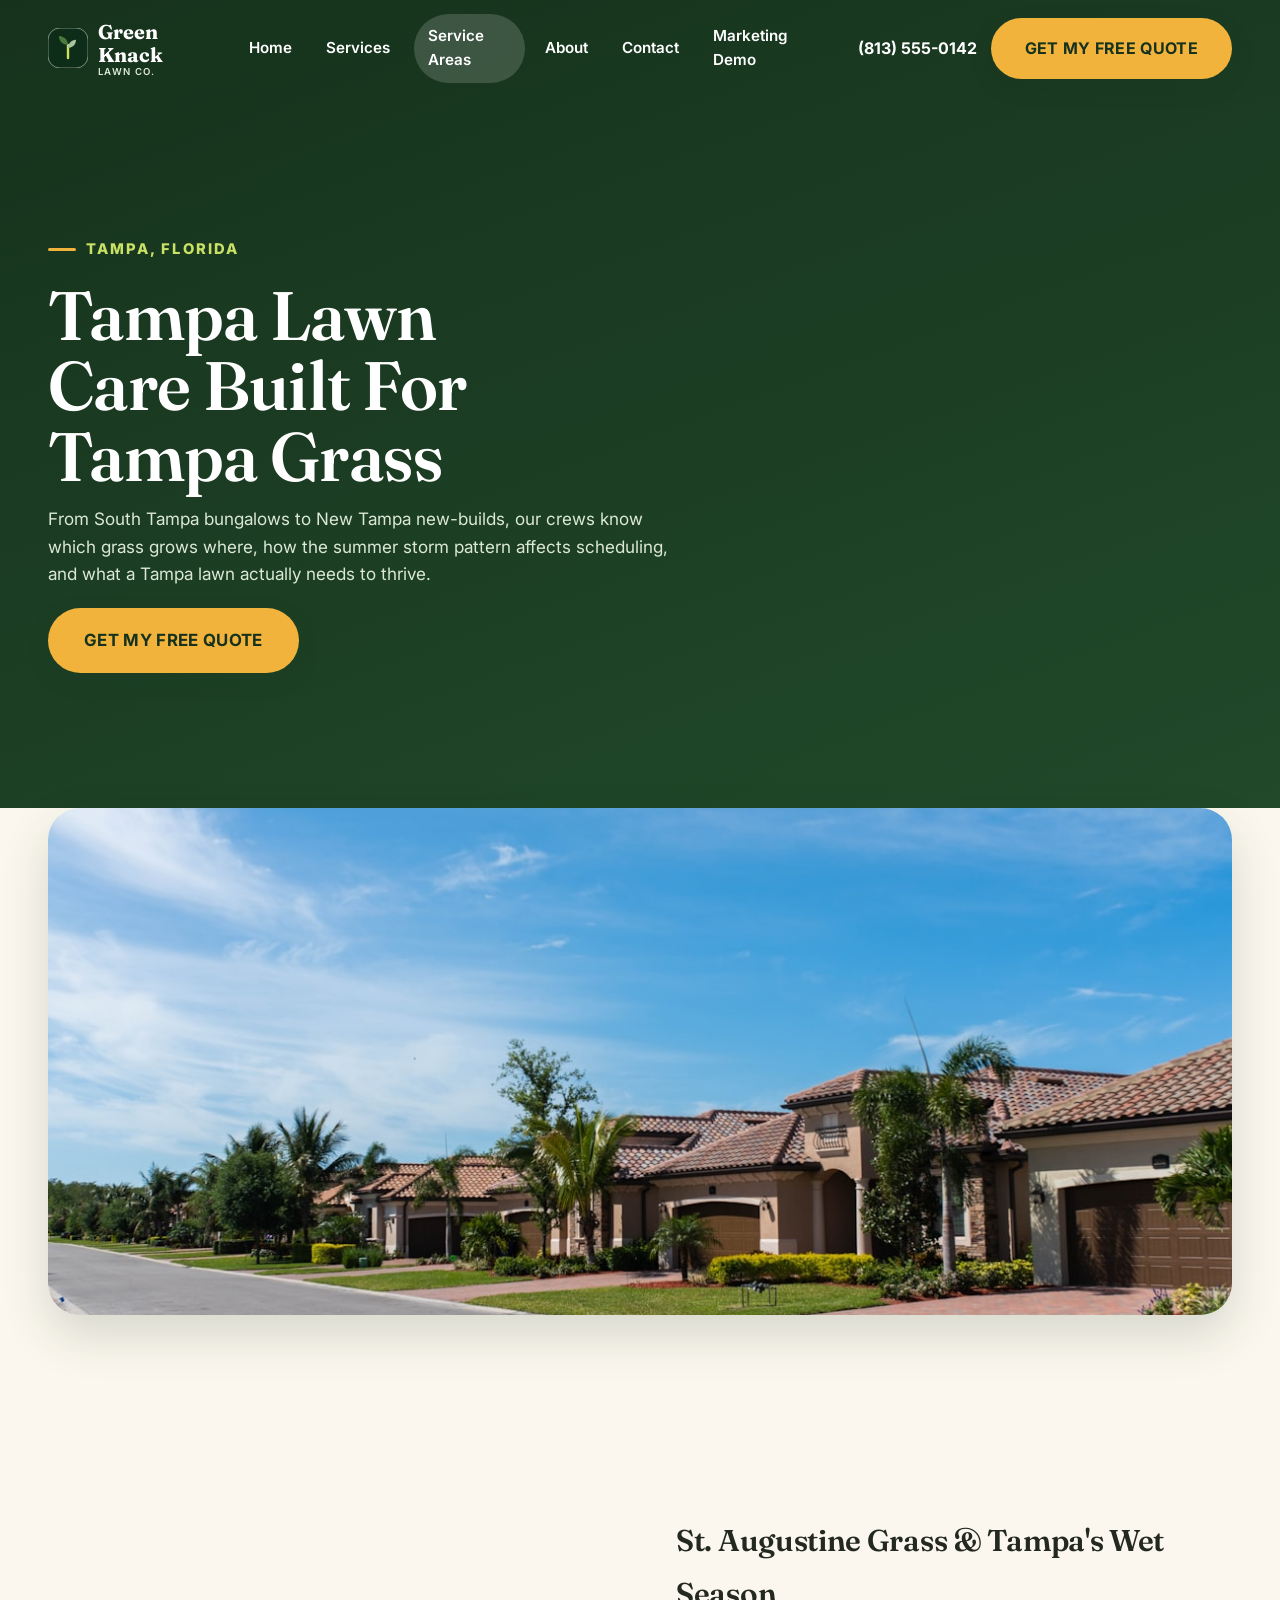
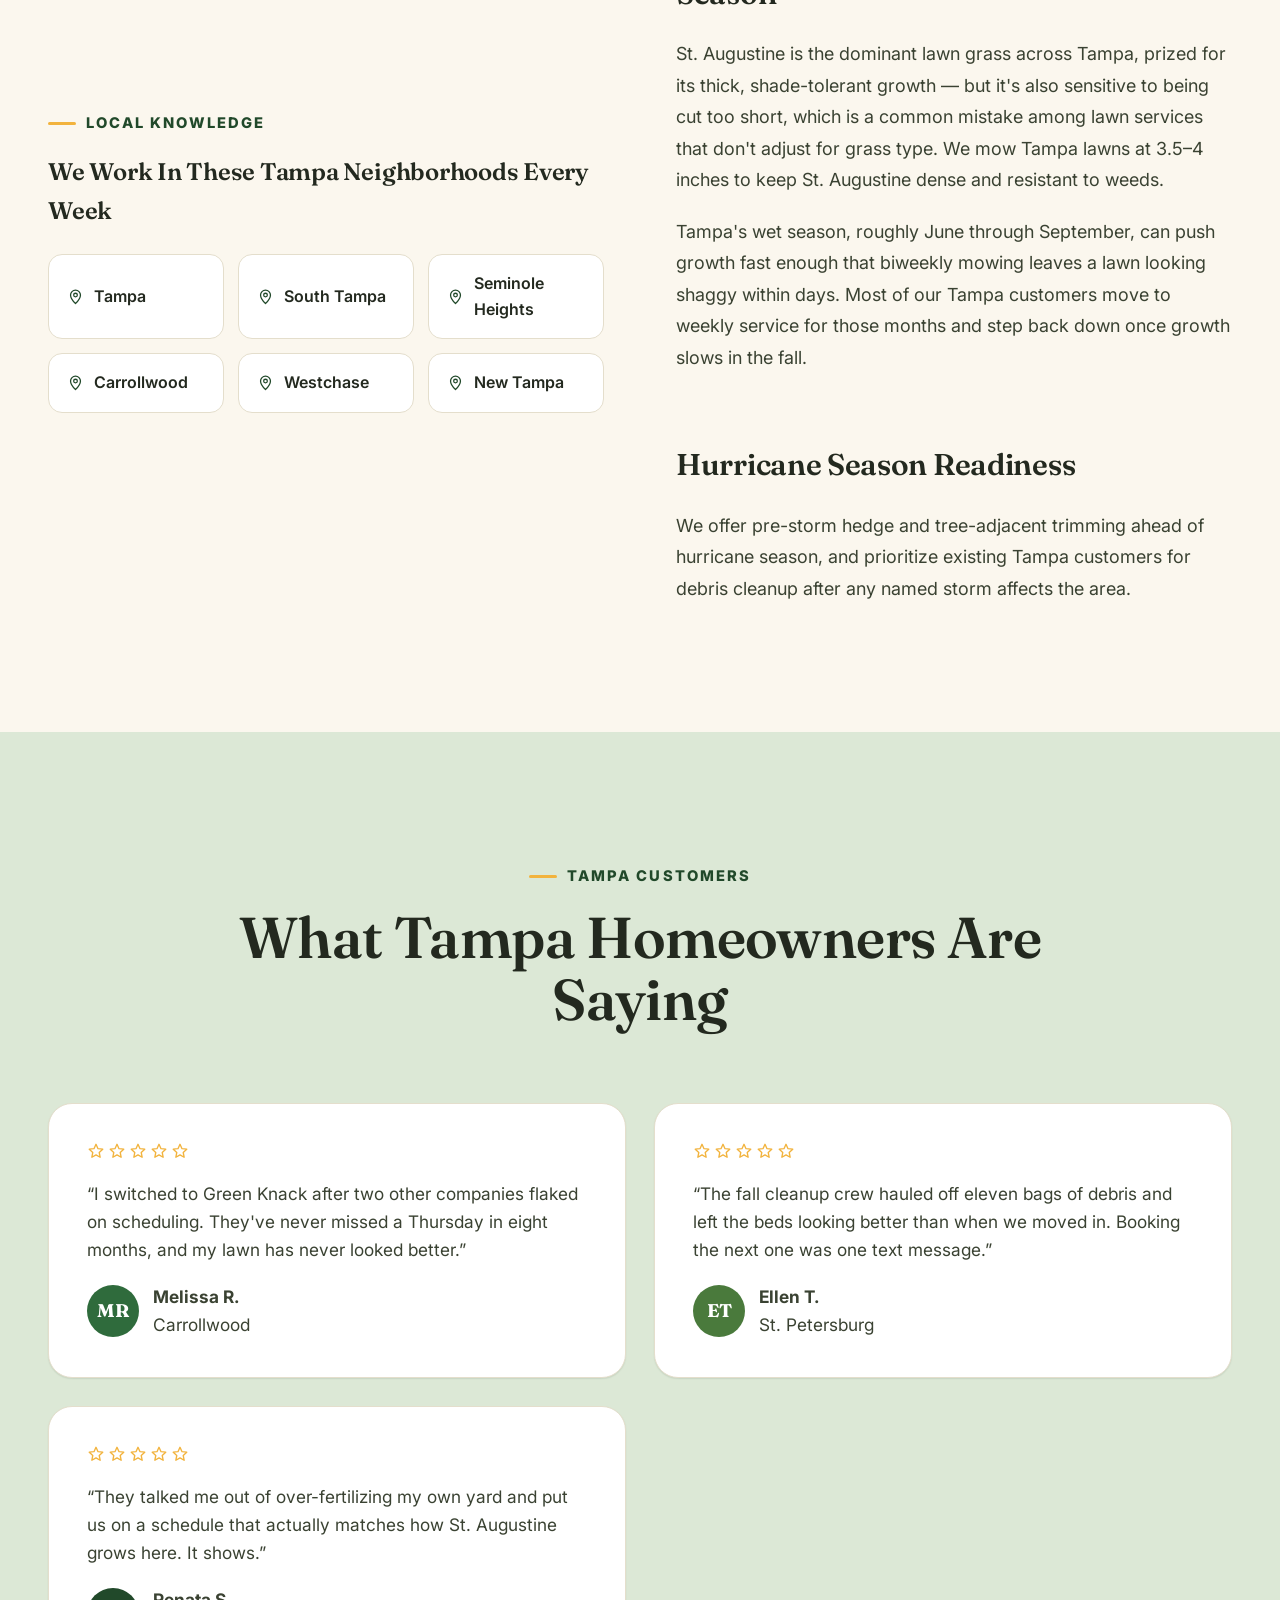
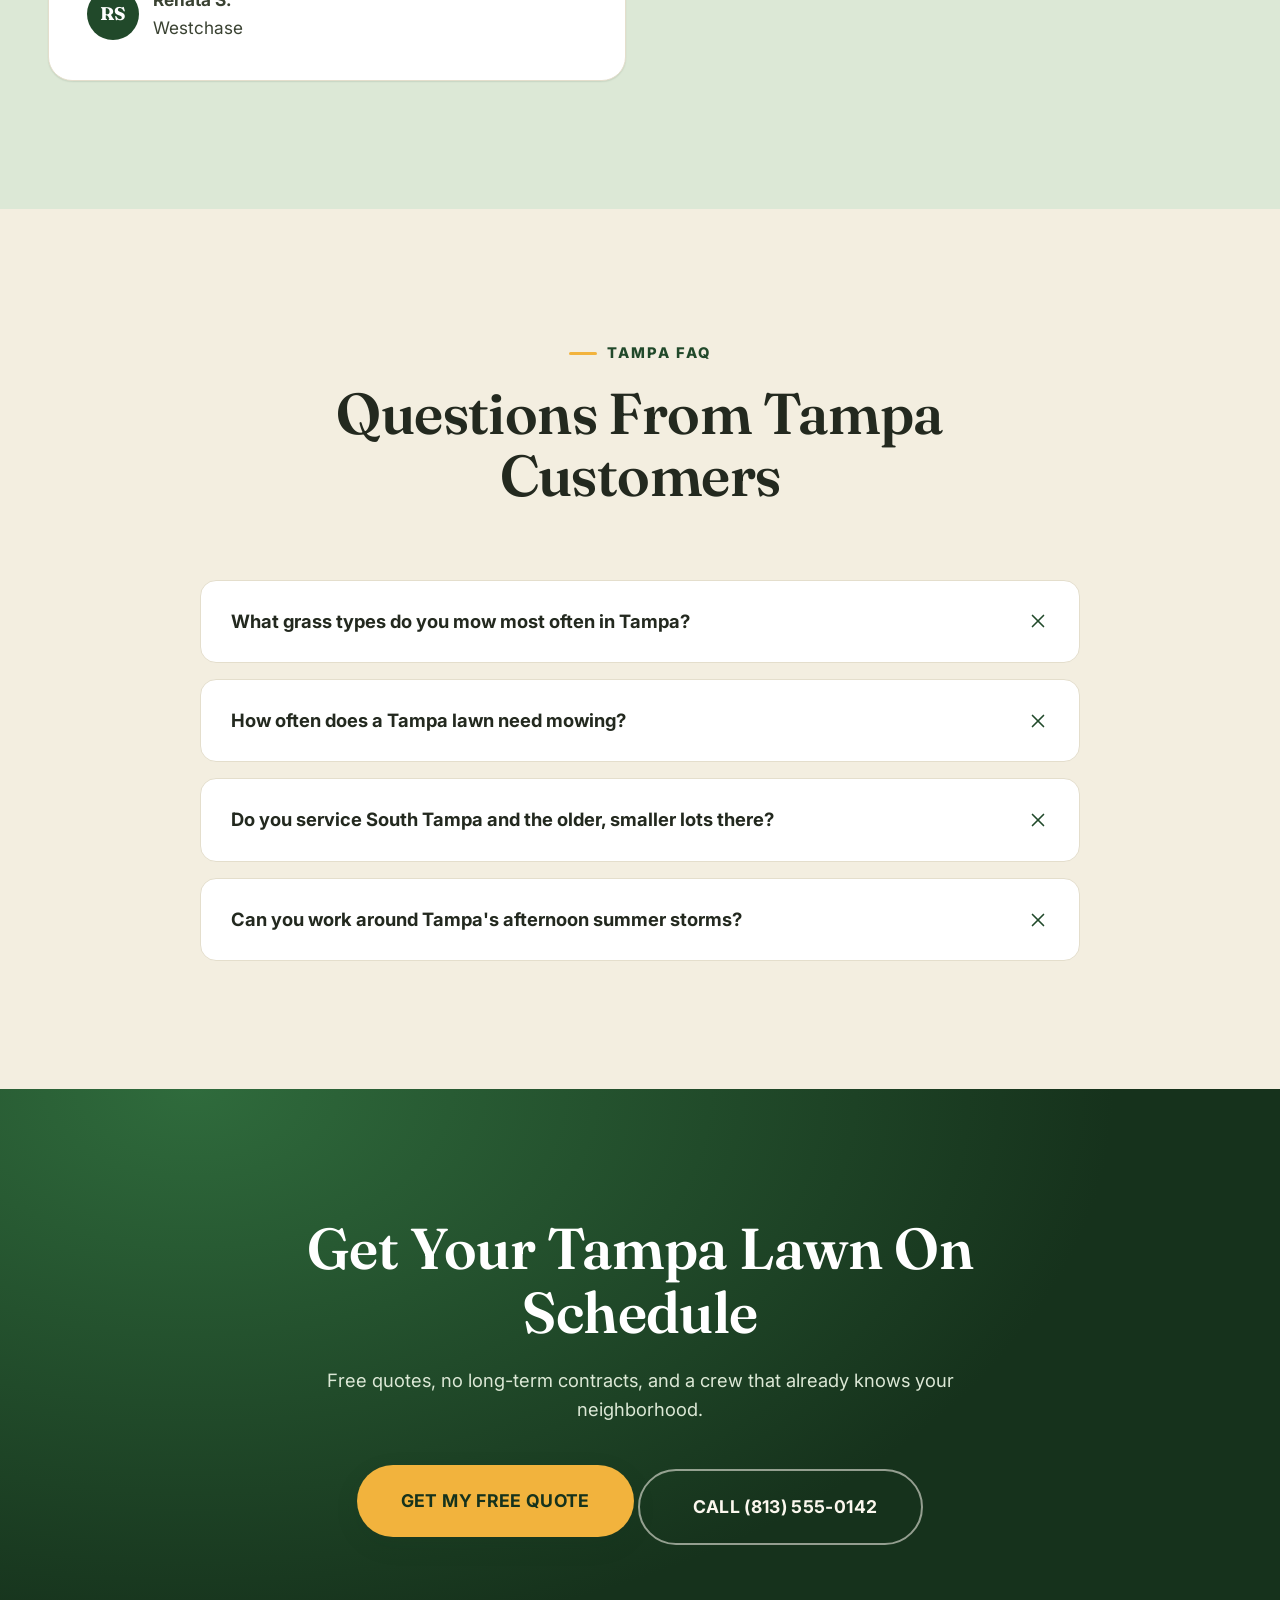
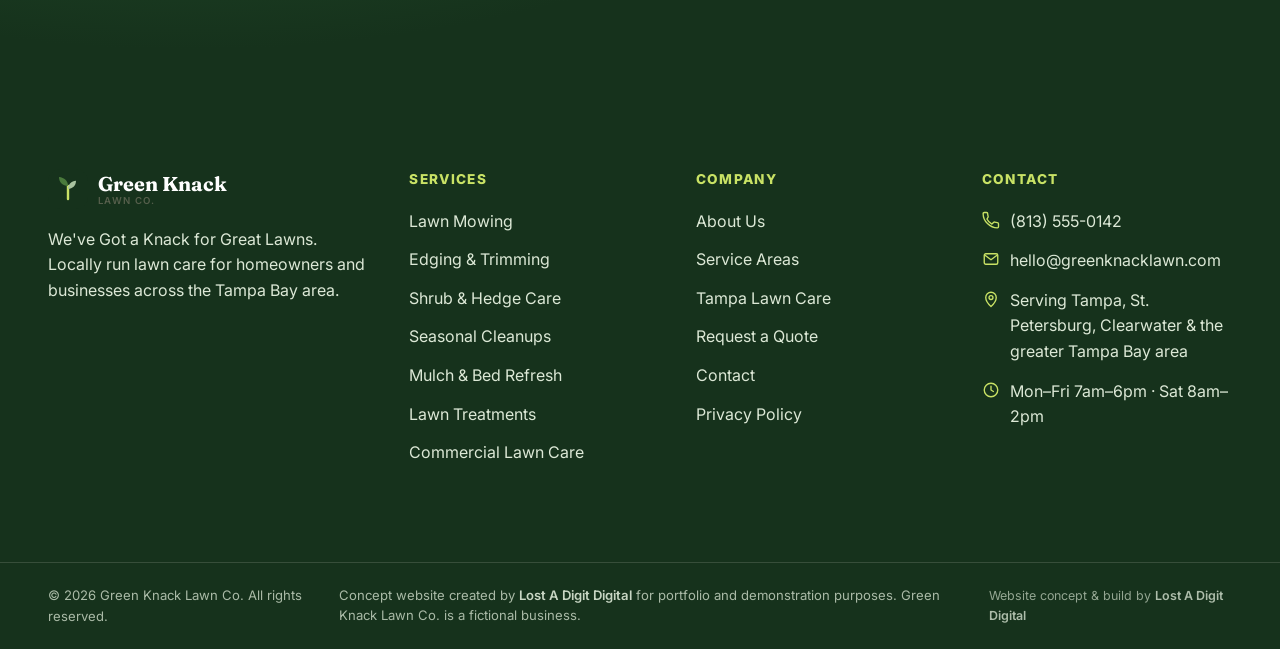
<file: service-areas/tampa/index.html>
<!doctype html>
<html lang="en">
<head>
<meta charset="UTF-8">
<meta name="viewport" content="width=device-width, initial-scale=1">
<title>Tampa Lawn Care | Green Knack Lawn Co.</title>
<meta name="description" content="Lawn mowing, hedge care, and lawn treatments built for Tampa's St. Augustine grass and wet season growth. Serving South Tampa, Seminole Heights, Carrollwood & more.">
<link rel="canonical" href="https://lawn-service.lostadigitdigital.com/service-areas/tampa/">
<meta name="robots" content="index,follow">
<meta property="og:type" content="website">
<meta property="og:site_name" content="Green Knack Lawn Co.">
<meta property="og:title" content="Tampa Lawn Care | Green Knack Lawn Co.">
<meta property="og:description" content="Lawn mowing, hedge care, and lawn treatments built for Tampa's St. Augustine grass and wet season growth. Serving South Tampa, Seminole Heights, Carrollwood & more.">
<meta property="og:url" content="https://lawn-service.lostadigitdigital.com/service-areas/tampa/">
<meta property="og:image" content="https://lawn-service.lostadigitdigital.com/images/og-cover.jpg">
<meta name="twitter:card" content="summary_large_image">
<meta name="twitter:title" content="Tampa Lawn Care | Green Knack Lawn Co.">
<meta name="twitter:description" content="Lawn mowing, hedge care, and lawn treatments built for Tampa's St. Augustine grass and wet season growth. Serving South Tampa, Seminole Heights, Carrollwood & more.">
<meta name="twitter:image" content="https://lawn-service.lostadigitdigital.com/images/og-cover.jpg">
<meta name="theme-color" content="#16321C">
<link rel="icon" href="/favicon.svg" type="image/svg+xml">
<link rel="apple-touch-icon" href="/images/apple-touch-icon.png">
<link rel="manifest" href="/manifest.json">
<link rel="preconnect" href="https://fonts.googleapis.com">
<link rel="preconnect" href="https://fonts.gstatic.com" crossorigin>
<link href="https://fonts.googleapis.com/css2?family=Fraunces:wght@500;600;700&family=Inter:wght@400;500;600;700;800&display=swap" rel="stylesheet">
<link rel="stylesheet" href="/css/styles.css?v=2.0.3">

<script type="application/ld+json">{"@context": "https://schema.org", "@type": "LocalBusiness", "@id": "https://lawn-service.lostadigitdigital.com/#business", "name": "Green Knack Lawn Co.", "description": "Residential and commercial lawn care serving the greater Tampa Bay, Florida area — mowing, hedge care, seasonal cleanups, and lawn treatments with no long-term contracts.", "url": "https://lawn-service.lostadigitdigital.com/", "telephone": "+18135550142", "email": "hello@greenknacklawn.com", "image": "https://lawn-service.lostadigitdigital.com/images/og-cover.jpg", "priceRange": "$$", "address": {"@type": "PostalAddress", "addressLocality": "Tampa", "addressRegion": "FL", "addressCountry": "US"}, "geo": {"@type": "GeoCoordinates", "latitude": 27.9506, "longitude": -82.4572}, "areaServed": [{"@type": "City", "name": "Tampa"}, {"@type": "City", "name": "South Tampa"}, {"@type": "City", "name": "Seminole Heights"}, {"@type": "City", "name": "Carrollwood"}, {"@type": "City", "name": "Westchase"}, {"@type": "City", "name": "New Tampa"}, {"@type": "City", "name": "Brandon"}, {"@type": "City", "name": "Riverview"}, {"@type": "City", "name": "Valrico"}, {"@type": "City", "name": "St. Petersburg"}, {"@type": "City", "name": "Clearwater"}, {"@type": "City", "name": "Wesley Chapel"}, {"@type": "City", "name": "Dunedin"}, {"@type": "City", "name": "Safety Harbor"}, {"@type": "City", "name": "Temple Terrace"}, {"@type": "City", "name": "Town 'n' Country"}], "openingHoursSpecification": [{"@type": "OpeningHoursSpecification", "dayOfWeek": ["Monday", "Tuesday", "Wednesday", "Thursday", "Friday"], "opens": "07:00", "closes": "18:00"}, {"@type": "OpeningHoursSpecification", "dayOfWeek": ["Saturday"], "opens": "08:00", "closes": "14:00"}], "sameAs": []}</script>
<script type="application/ld+json">{"@context": "https://schema.org", "@type": "Service", "serviceType": "Lawn Care in Tampa, FL", "name": "Lawn Care in Tampa, FL", "description": "Residential and commercial lawn care in Tampa, Florida, including mowing, hedge care, and lawn treatments tailored to St. Augustine grass.", "url": "https://lawn-service.lostadigitdigital.com/service-areas/tampa/", "provider": {"@id": "https://lawn-service.lostadigitdigital.com/#business"}, "areaServed": [{"@type": "City", "name": "Tampa"}, {"@type": "City", "name": "South Tampa"}, {"@type": "City", "name": "Seminole Heights"}, {"@type": "City", "name": "Carrollwood"}, {"@type": "City", "name": "Westchase"}, {"@type": "City", "name": "New Tampa"}, {"@type": "City", "name": "Brandon"}, {"@type": "City", "name": "Riverview"}, {"@type": "City", "name": "Valrico"}, {"@type": "City", "name": "St. Petersburg"}, {"@type": "City", "name": "Clearwater"}, {"@type": "City", "name": "Wesley Chapel"}, {"@type": "City", "name": "Dunedin"}, {"@type": "City", "name": "Safety Harbor"}, {"@type": "City", "name": "Temple Terrace"}, {"@type": "City", "name": "Town 'n' Country"}]}</script>
</head>
<body class="has-sticky-cta">

<a class="skip-link" href="#main">Skip to main content</a>
<header class="site-header">
  <div class="container site-header__inner">
    <a class="brand" href="/">
      <svg class="brand__mark" viewBox="0 0 40 40" fill="none" aria-hidden="true"><rect width="40" height="40" rx="12" fill="#16321C"/><path d="M20 30V17" stroke="#C9E265" stroke-width="2.4" stroke-linecap="round"/><path d="M20 17c0-5.2-3.6-8.4-9-9 0 5.6 3.8 8.6 9 9Z" fill="#4A7A3C"/><path d="M20 20c0-4.8 3.4-7.7 8-8.3 0 5.1-3.6 7.9-8 8.3Z" fill="#A9C3A0"/></svg>
      <span class="brand__name">Green Knack<small>Lawn Co.</small></span>
    </a>
    <nav class="main-nav" aria-label="Primary">
      <ul><li><a class="nav-link" href="/">Home</a></li><li class="has-dropdown"><a class="nav-link" href="/services/">Services <svg viewBox="0 0 24 24" fill="none" stroke="currentColor" stroke-width="1.8" stroke-linecap="round" stroke-linejoin="round" aria-hidden="true"><path d="m6 9 6 6 6-6"/></svg></a><div class="dropdown"><a href="/services/lawn-mowing/"><svg class="svg-mini" viewBox="0 0 24 24" fill="none" stroke="currentColor" stroke-width="1.8" stroke-linecap="round" stroke-linejoin="round" aria-hidden="true"><path d="m9 6 6 6-6 6"/></svg>Lawn Mowing</a><a href="/services/shrub-hedge-care/"><svg class="svg-mini" viewBox="0 0 24 24" fill="none" stroke="currentColor" stroke-width="1.8" stroke-linecap="round" stroke-linejoin="round" aria-hidden="true"><path d="m9 6 6 6-6 6"/></svg>Shrub & Hedge Care</a><a href="/services/seasonal-cleanup/"><svg class="svg-mini" viewBox="0 0 24 24" fill="none" stroke="currentColor" stroke-width="1.8" stroke-linecap="round" stroke-linejoin="round" aria-hidden="true"><path d="m9 6 6 6-6 6"/></svg>Seasonal Cleanups</a><a href="/services/commercial-lawn-care/"><svg class="svg-mini" viewBox="0 0 24 24" fill="none" stroke="currentColor" stroke-width="1.8" stroke-linecap="round" stroke-linejoin="round" aria-hidden="true"><path d="m9 6 6 6-6 6"/></svg>Commercial Lawn Care</a><a class="dropdown-all" href="/services/">All Services <svg viewBox="0 0 24 24" fill="none" stroke="currentColor" stroke-width="1.8" stroke-linecap="round" stroke-linejoin="round" aria-hidden="true"><path d="M5 12h14"/><path d="m13 6 6 6-6 6"/></svg></a></div></li><li><a class="nav-link" href="/service-areas/" aria-current="page">Service Areas</a></li><li><a class="nav-link" href="/about/">About</a></li><li><a class="nav-link" href="/contact/">Contact</a></li><li><a class="nav-link" href="/marketing-demo/">Marketing Demo</a></li></ul>
    </nav>
    <div class="header-cta">
      <a class="header-phone" href="tel:+18135550142"><svg viewBox="0 0 24 24" fill="none" stroke="currentColor" stroke-width="1.8" stroke-linecap="round" stroke-linejoin="round" aria-hidden="true"><path d="M6.6 10.8a13 13 0 0 0 6.6 6.6l2.2-2.2a1.5 1.5 0 0 1 1.5-.4c1.1.4 2.3.6 3.6.6a1.5 1.5 0 0 1 1.5 1.5V21a1.5 1.5 0 0 1-1.5 1.5C10.6 22.5 1.5 13.4 1.5 3.5A1.5 1.5 0 0 1 3 2h3.1a1.5 1.5 0 0 1 1.5 1.5c0 1.3.2 2.5.6 3.6a1.5 1.5 0 0 1-.4 1.5Z"/></svg> (813) 555-0142</a>
      <a class="btn btn-primary" href="/quote/">Get My Free Quote</a>
    </div>
    <button class="nav-toggle" data-nav-toggle type="button" aria-label="Open menu" aria-expanded="false">
      <svg class="icon-open" viewBox="0 0 24 24" fill="none" stroke="currentColor" stroke-width="1.8" stroke-linecap="round" stroke-linejoin="round" aria-hidden="true"><path d="M4 7h16"/><path d="M4 12h16"/><path d="M4 17h16"/></svg><svg class="icon-close" viewBox="0 0 24 24" fill="none" stroke="currentColor" stroke-width="1.8" stroke-linecap="round" stroke-linejoin="round" aria-hidden="true"><path d="m6 6 12 12"/><path d="m18 6-12 12"/></svg>
    </button>
  </div>
  <div class="mobile-nav" id="mobile-nav">
    <ul>
      <li><a class="nav-link" href="/">Home</a></li>
      <li class="mobile-has-sub">
        <div class="mobile-nav-row">
          <a class="nav-link" href="/services/">Services</a>
          <button class="mobile-sub-toggle" type="button" aria-expanded="false" aria-controls="mobile-sub-services" data-sub-toggle>
            <svg viewBox="0 0 24 24" fill="none" stroke="currentColor" stroke-width="1.8" stroke-linecap="round" stroke-linejoin="round" aria-hidden="true"><path d="m6 9 6 6 6-6"/></svg>
            <span class="visually-hidden">Toggle Services submenu</span>
          </button>
        </div>
        <div class="mobile-sub" id="mobile-sub-services"><div class="mobile-sub__inner"><a href="/services/lawn-mowing/">Lawn Mowing</a><a href="/services/shrub-hedge-care/">Shrub & Hedge Care</a><a href="/services/seasonal-cleanup/">Seasonal Cleanups</a><a href="/services/commercial-lawn-care/">Commercial Lawn Care</a></div></div>
      </li>
      <li><a class="nav-link" href="/service-areas/">Service Areas</a></li>
      <li><a class="nav-link" href="/about/">About</a></li>
      <li><a class="nav-link" href="/contact/">Contact</a></li>
      <li><a class="nav-link" href="/marketing-demo/">Marketing Demo</a></li>
    </ul>
    <div class="mobile-cta">
      <a class="header-phone" href="tel:+18135550142"><svg viewBox="0 0 24 24" fill="none" stroke="currentColor" stroke-width="1.8" stroke-linecap="round" stroke-linejoin="round" aria-hidden="true"><path d="M6.6 10.8a13 13 0 0 0 6.6 6.6l2.2-2.2a1.5 1.5 0 0 1 1.5-.4c1.1.4 2.3.6 3.6.6a1.5 1.5 0 0 1 1.5 1.5V21a1.5 1.5 0 0 1-1.5 1.5C10.6 22.5 1.5 13.4 1.5 3.5A1.5 1.5 0 0 1 3 2h3.1a1.5 1.5 0 0 1 1.5 1.5c0 1.3.2 2.5.6 3.6a1.5 1.5 0 0 1-.4 1.5Z"/></svg> (813) 555-0142</a>
      <a class="btn btn-primary btn-block" href="/quote/">Get My Free Quote</a>
    </div>
  </div>
</header>

<main id="main">

<nav class="breadcrumbs container" aria-label="Breadcrumb"><ol><li><a href="/">Home</a></li><li aria-hidden="true"><svg viewBox="0 0 24 24" fill="none" stroke="currentColor" stroke-width="1.8" stroke-linecap="round" stroke-linejoin="round" aria-hidden="true"><path d="m9 6 6 6-6 6"/></svg></li><li><a href="/service-areas/">Service Areas</a></li><li aria-hidden="true"><svg viewBox="0 0 24 24" fill="none" stroke="currentColor" stroke-width="1.8" stroke-linecap="round" stroke-linejoin="round" aria-hidden="true"><path d="m9 6 6 6-6 6"/></svg></li><li aria-current="page">Tampa</li></ol></nav>
<section class="page-hero">
  <div class="container">
    <span class="kicker">Tampa, Florida</span>
    <h1>Tampa Lawn Care Built For Tampa Grass</h1>
    <p>From South Tampa bungalows to New Tampa new-builds, our crews know which grass grows where, how the summer storm pattern affects scheduling, and what a Tampa lawn actually needs to thrive.</p>
    <div class="hero__ctas">
      <a class="btn btn-primary btn-lg" href="/quote/">Get My Free Quote</a>
    </div>
  </div>
</section>

<section class="page-media">
  <div class="container">
    <figure class="page-media__frame reveal"><img src="/images/photos/tampa-neighborhood.jpg" width="1200" height="794" alt="Tampa neighborhood street lined with palm trees and manicured lawns" loading="lazy" decoding="async"></figure>
  </div>
</section>

<section>
  <div class="container split">
    <div>
      <span class="kicker">Local Knowledge</span>
      <h2>We Work In These Tampa Neighborhoods Every Week</h2>
      <div class="area-list" style="margin-top:24px;">
        <div class="area-chip"><svg viewBox="0 0 24 24" fill="none" stroke="currentColor" stroke-width="1.8" stroke-linecap="round" stroke-linejoin="round" aria-hidden="true"><path d="M12 22s7-6.4 7-12a7 7 0 1 0-14 0c0 5.6 7 12 7 12Z"/><circle cx="12" cy="10" r="2.6"/></svg> Tampa</div><div class="area-chip"><svg viewBox="0 0 24 24" fill="none" stroke="currentColor" stroke-width="1.8" stroke-linecap="round" stroke-linejoin="round" aria-hidden="true"><path d="M12 22s7-6.4 7-12a7 7 0 1 0-14 0c0 5.6 7 12 7 12Z"/><circle cx="12" cy="10" r="2.6"/></svg> South Tampa</div><div class="area-chip"><svg viewBox="0 0 24 24" fill="none" stroke="currentColor" stroke-width="1.8" stroke-linecap="round" stroke-linejoin="round" aria-hidden="true"><path d="M12 22s7-6.4 7-12a7 7 0 1 0-14 0c0 5.6 7 12 7 12Z"/><circle cx="12" cy="10" r="2.6"/></svg> Seminole Heights</div><div class="area-chip"><svg viewBox="0 0 24 24" fill="none" stroke="currentColor" stroke-width="1.8" stroke-linecap="round" stroke-linejoin="round" aria-hidden="true"><path d="M12 22s7-6.4 7-12a7 7 0 1 0-14 0c0 5.6 7 12 7 12Z"/><circle cx="12" cy="10" r="2.6"/></svg> Carrollwood</div><div class="area-chip"><svg viewBox="0 0 24 24" fill="none" stroke="currentColor" stroke-width="1.8" stroke-linecap="round" stroke-linejoin="round" aria-hidden="true"><path d="M12 22s7-6.4 7-12a7 7 0 1 0-14 0c0 5.6 7 12 7 12Z"/><circle cx="12" cy="10" r="2.6"/></svg> Westchase</div><div class="area-chip"><svg viewBox="0 0 24 24" fill="none" stroke="currentColor" stroke-width="1.8" stroke-linecap="round" stroke-linejoin="round" aria-hidden="true"><path d="M12 22s7-6.4 7-12a7 7 0 1 0-14 0c0 5.6 7 12 7 12Z"/><circle cx="12" cy="10" r="2.6"/></svg> New Tampa</div>
      </div>
    </div>
    <div class="prose">
      <h2>St. Augustine Grass &amp; Tampa's Wet Season</h2>
      <p>St. Augustine is the dominant lawn grass across Tampa, prized for its thick, shade-tolerant growth &mdash; but it's also sensitive to being cut too short, which is a common mistake among lawn services that don't adjust for grass type. We mow Tampa lawns at 3.5&ndash;4 inches to keep St. Augustine dense and resistant to weeds.</p>
      <p>Tampa's wet season, roughly June through September, can push growth fast enough that biweekly mowing leaves a lawn looking shaggy within days. Most of our Tampa customers move to weekly service for those months and step back down once growth slows in the fall.</p>
      <h2>Hurricane Season Readiness</h2>
      <p>We offer pre-storm hedge and tree-adjacent trimming ahead of hurricane season, and prioritize existing Tampa customers for debris cleanup after any named storm affects the area.</p>
    </div>
  </div>
</section>

<section class="section-sage">
  <div class="container">
    <div class="section-head center">
      <span class="kicker">Tampa Customers</span>
      <h2>What Tampa Homeowners Are Saying</h2>
    </div>
    <div class="testi-grid"><article class="testi-card reveal"><div class="testi-stars" aria-label="5 out of 5 stars"><svg viewBox="0 0 24 24" fill="none" stroke="currentColor" stroke-width="1.8" stroke-linecap="round" stroke-linejoin="round" aria-hidden="true"><path d="m12 3 2.7 5.9 6.3.7-4.7 4.4 1.2 6.3L12 17.2 6.5 20.3l1.2-6.3-4.7-4.4 6.3-.7Z"/></svg><svg viewBox="0 0 24 24" fill="none" stroke="currentColor" stroke-width="1.8" stroke-linecap="round" stroke-linejoin="round" aria-hidden="true"><path d="m12 3 2.7 5.9 6.3.7-4.7 4.4 1.2 6.3L12 17.2 6.5 20.3l1.2-6.3-4.7-4.4 6.3-.7Z"/></svg><svg viewBox="0 0 24 24" fill="none" stroke="currentColor" stroke-width="1.8" stroke-linecap="round" stroke-linejoin="round" aria-hidden="true"><path d="m12 3 2.7 5.9 6.3.7-4.7 4.4 1.2 6.3L12 17.2 6.5 20.3l1.2-6.3-4.7-4.4 6.3-.7Z"/></svg><svg viewBox="0 0 24 24" fill="none" stroke="currentColor" stroke-width="1.8" stroke-linecap="round" stroke-linejoin="round" aria-hidden="true"><path d="m12 3 2.7 5.9 6.3.7-4.7 4.4 1.2 6.3L12 17.2 6.5 20.3l1.2-6.3-4.7-4.4 6.3-.7Z"/></svg><svg viewBox="0 0 24 24" fill="none" stroke="currentColor" stroke-width="1.8" stroke-linecap="round" stroke-linejoin="round" aria-hidden="true"><path d="m12 3 2.7 5.9 6.3.7-4.7 4.4 1.2 6.3L12 17.2 6.5 20.3l1.2-6.3-4.7-4.4 6.3-.7Z"/></svg></div><p>&ldquo;I switched to Green Knack after two other companies flaked on scheduling. They've never missed a Thursday in eight months, and my lawn has never looked better.&rdquo;</p><div class="testi-person"><div class="testi-avatar" style="background:#2F6B3C">MR</div><div><p class="testi-name">Melissa R.</p><p class="testi-loc">Carrollwood</p></div></div></article><article class="testi-card reveal"><div class="testi-stars" aria-label="5 out of 5 stars"><svg viewBox="0 0 24 24" fill="none" stroke="currentColor" stroke-width="1.8" stroke-linecap="round" stroke-linejoin="round" aria-hidden="true"><path d="m12 3 2.7 5.9 6.3.7-4.7 4.4 1.2 6.3L12 17.2 6.5 20.3l1.2-6.3-4.7-4.4 6.3-.7Z"/></svg><svg viewBox="0 0 24 24" fill="none" stroke="currentColor" stroke-width="1.8" stroke-linecap="round" stroke-linejoin="round" aria-hidden="true"><path d="m12 3 2.7 5.9 6.3.7-4.7 4.4 1.2 6.3L12 17.2 6.5 20.3l1.2-6.3-4.7-4.4 6.3-.7Z"/></svg><svg viewBox="0 0 24 24" fill="none" stroke="currentColor" stroke-width="1.8" stroke-linecap="round" stroke-linejoin="round" aria-hidden="true"><path d="m12 3 2.7 5.9 6.3.7-4.7 4.4 1.2 6.3L12 17.2 6.5 20.3l1.2-6.3-4.7-4.4 6.3-.7Z"/></svg><svg viewBox="0 0 24 24" fill="none" stroke="currentColor" stroke-width="1.8" stroke-linecap="round" stroke-linejoin="round" aria-hidden="true"><path d="m12 3 2.7 5.9 6.3.7-4.7 4.4 1.2 6.3L12 17.2 6.5 20.3l1.2-6.3-4.7-4.4 6.3-.7Z"/></svg><svg viewBox="0 0 24 24" fill="none" stroke="currentColor" stroke-width="1.8" stroke-linecap="round" stroke-linejoin="round" aria-hidden="true"><path d="m12 3 2.7 5.9 6.3.7-4.7 4.4 1.2 6.3L12 17.2 6.5 20.3l1.2-6.3-4.7-4.4 6.3-.7Z"/></svg></div><p>&ldquo;The fall cleanup crew hauled off eleven bags of debris and left the beds looking better than when we moved in. Booking the next one was one text message.&rdquo;</p><div class="testi-person"><div class="testi-avatar" style="background:#4A7A3C">ET</div><div><p class="testi-name">Ellen T.</p><p class="testi-loc">St. Petersburg</p></div></div></article><article class="testi-card reveal"><div class="testi-stars" aria-label="5 out of 5 stars"><svg viewBox="0 0 24 24" fill="none" stroke="currentColor" stroke-width="1.8" stroke-linecap="round" stroke-linejoin="round" aria-hidden="true"><path d="m12 3 2.7 5.9 6.3.7-4.7 4.4 1.2 6.3L12 17.2 6.5 20.3l1.2-6.3-4.7-4.4 6.3-.7Z"/></svg><svg viewBox="0 0 24 24" fill="none" stroke="currentColor" stroke-width="1.8" stroke-linecap="round" stroke-linejoin="round" aria-hidden="true"><path d="m12 3 2.7 5.9 6.3.7-4.7 4.4 1.2 6.3L12 17.2 6.5 20.3l1.2-6.3-4.7-4.4 6.3-.7Z"/></svg><svg viewBox="0 0 24 24" fill="none" stroke="currentColor" stroke-width="1.8" stroke-linecap="round" stroke-linejoin="round" aria-hidden="true"><path d="m12 3 2.7 5.9 6.3.7-4.7 4.4 1.2 6.3L12 17.2 6.5 20.3l1.2-6.3-4.7-4.4 6.3-.7Z"/></svg><svg viewBox="0 0 24 24" fill="none" stroke="currentColor" stroke-width="1.8" stroke-linecap="round" stroke-linejoin="round" aria-hidden="true"><path d="m12 3 2.7 5.9 6.3.7-4.7 4.4 1.2 6.3L12 17.2 6.5 20.3l1.2-6.3-4.7-4.4 6.3-.7Z"/></svg><svg viewBox="0 0 24 24" fill="none" stroke="currentColor" stroke-width="1.8" stroke-linecap="round" stroke-linejoin="round" aria-hidden="true"><path d="m12 3 2.7 5.9 6.3.7-4.7 4.4 1.2 6.3L12 17.2 6.5 20.3l1.2-6.3-4.7-4.4 6.3-.7Z"/></svg></div><p>&ldquo;They talked me out of over-fertilizing my own yard and put us on a schedule that actually matches how St. Augustine grows here. It shows.&rdquo;</p><div class="testi-person"><div class="testi-avatar" style="background:#21492A">RS</div><div><p class="testi-name">Renata S.</p><p class="testi-loc">Westchase</p></div></div></article></div>
  </div>
</section>

<section class="section-alt">
  <div class="container">
    <div class="section-head center">
      <span class="kicker">Tampa FAQ</span>
      <h2>Questions From Tampa Customers</h2>
    </div>
    <div class="faq-list"><div class="faq-item reveal" data-open="false"><button class="faq-q" aria-expanded="false" aria-controls="faq-tampa-0">What grass types do you mow most often in Tampa? <svg viewBox="0 0 24 24" fill="none" stroke="currentColor" stroke-width="1.8" stroke-linecap="round" stroke-linejoin="round" aria-hidden="true"><path d="m6 6 12 12"/><path d="m18 6-12 12"/></svg></button><div class="faq-a" id="faq-tampa-0"><div class="faq-a-inner"><p>The large majority of Tampa lawns we service are St. Augustine, with some Zoysia in newer developments and Bahia on larger or more rural lots. We set mowing height by grass type, not a one-size-fits-all setting.</p></div></div></div><div class="faq-item reveal" data-open="false"><button class="faq-q" aria-expanded="false" aria-controls="faq-tampa-1">How often does a Tampa lawn need mowing? <svg viewBox="0 0 24 24" fill="none" stroke="currentColor" stroke-width="1.8" stroke-linecap="round" stroke-linejoin="round" aria-hidden="true"><path d="m6 6 12 12"/><path d="m18 6-12 12"/></svg></button><div class="faq-a" id="faq-tampa-1"><div class="faq-a-inner"><p>Most Tampa lawns move to weekly mowing during the June&ndash;September wet season and can often step down to biweekly from roughly October through April.</p></div></div></div><div class="faq-item reveal" data-open="false"><button class="faq-q" aria-expanded="false" aria-controls="faq-tampa-2">Do you service South Tampa and the older, smaller lots there? <svg viewBox="0 0 24 24" fill="none" stroke="currentColor" stroke-width="1.8" stroke-linecap="round" stroke-linejoin="round" aria-hidden="true"><path d="m6 6 12 12"/><path d="m18 6-12 12"/></svg></button><div class="faq-a" id="faq-tampa-2"><div class="faq-a-inner"><p>Yes &mdash; South Tampa, Seminole Heights, and other close-in neighborhoods with smaller, tightly landscaped lots are some of our most common stops.</p></div></div></div><div class="faq-item reveal" data-open="false"><button class="faq-q" aria-expanded="false" aria-controls="faq-tampa-3">Can you work around Tampa's afternoon summer storms? <svg viewBox="0 0 24 24" fill="none" stroke="currentColor" stroke-width="1.8" stroke-linecap="round" stroke-linejoin="round" aria-hidden="true"><path d="m6 6 12 12"/><path d="m18 6-12 12"/></svg></button><div class="faq-a" id="faq-tampa-3"><div class="faq-a-inner"><p>Crews are routed around the daily storm pattern where possible, and any lawn that gets rained out is rescheduled within 24&ndash;48 hours.</p></div></div></div></div>
  </div>
</section>

<section class="cta-band">
  <div class="container cta-band__inner">
    <h2>Get Your Tampa Lawn On Schedule</h2>
    <p>Free quotes, no long-term contracts, and a crew that already knows your neighborhood.</p>
    <div class="hero__ctas">
      <a class="btn btn-primary btn-lg" href="/quote/">Get My Free Quote</a>
      <a class="btn btn-secondary btn-lg" href="tel:+18135550142"><svg viewBox="0 0 24 24" fill="none" stroke="currentColor" stroke-width="1.8" stroke-linecap="round" stroke-linejoin="round" aria-hidden="true"><path d="M6.6 10.8a13 13 0 0 0 6.6 6.6l2.2-2.2a1.5 1.5 0 0 1 1.5-.4c1.1.4 2.3.6 3.6.6a1.5 1.5 0 0 1 1.5 1.5V21a1.5 1.5 0 0 1-1.5 1.5C10.6 22.5 1.5 13.4 1.5 3.5A1.5 1.5 0 0 1 3 2h3.1a1.5 1.5 0 0 1 1.5 1.5c0 1.3.2 2.5.6 3.6a1.5 1.5 0 0 1-.4 1.5Z"/></svg> Call (813) 555-0142</a>
    </div>
  </div>
</section>

</main>

<footer class="site-footer">
  <div class="container footer-top">
    <div class="footer-brand">
      <a class="brand" href="/">
        <svg class="brand__mark" viewBox="0 0 40 40" fill="none" aria-hidden="true"><rect width="40" height="40" rx="12" fill="#16321C"/><path d="M20 30V17" stroke="#C9E265" stroke-width="2.4" stroke-linecap="round"/><path d="M20 17c0-5.2-3.6-8.4-9-9 0 5.6 3.8 8.6 9 9Z" fill="#4A7A3C"/><path d="M20 20c0-4.8 3.4-7.7 8-8.3 0 5.1-3.6 7.9-8 8.3Z" fill="#A9C3A0"/></svg>
        <span class="brand__name">Green Knack<small>Lawn Co.</small></span>
      </a>
      <p>We've Got a Knack for Great Lawns. Locally run lawn care for homeowners and businesses across the Tampa Bay area.</p>
    </div>
    <div>
      <p class="footer-heading">Services</p>
      <ul class="footer-links">
        <li><a href="/services/lawn-mowing/">Lawn Mowing</a></li>
        <li><a href="/services/#edging-trimming">Edging &amp; Trimming</a></li>
        <li><a href="/services/shrub-hedge-care/">Shrub &amp; Hedge Care</a></li>
        <li><a href="/services/seasonal-cleanup/">Seasonal Cleanups</a></li>
        <li><a href="/services/#mulch-bed-refresh">Mulch &amp; Bed Refresh</a></li>
        <li><a href="/services/#lawn-treatments">Lawn Treatments</a></li>
        <li><a href="/services/commercial-lawn-care/">Commercial Lawn Care</a></li>
      </ul>
    </div>
    <div>
      <p class="footer-heading">Company</p>
      <ul class="footer-links">
        <li><a href="/about/">About Us</a></li>
        <li><a href="/service-areas/">Service Areas</a></li>
        <li><a href="/service-areas/tampa/">Tampa Lawn Care</a></li>
        <li><a href="/quote/">Request a Quote</a></li>
        <li><a href="/contact/">Contact</a></li>
        <li><a href="/privacy-policy/">Privacy Policy</a></li>
      </ul>
    </div>
    <div>
      <p class="footer-heading">Contact</p>
      <ul class="footer-contact">
        <li><svg viewBox="0 0 24 24" fill="none" stroke="currentColor" stroke-width="1.8" stroke-linecap="round" stroke-linejoin="round" aria-hidden="true"><path d="M6.6 10.8a13 13 0 0 0 6.6 6.6l2.2-2.2a1.5 1.5 0 0 1 1.5-.4c1.1.4 2.3.6 3.6.6a1.5 1.5 0 0 1 1.5 1.5V21a1.5 1.5 0 0 1-1.5 1.5C10.6 22.5 1.5 13.4 1.5 3.5A1.5 1.5 0 0 1 3 2h3.1a1.5 1.5 0 0 1 1.5 1.5c0 1.3.2 2.5.6 3.6a1.5 1.5 0 0 1-.4 1.5Z"/></svg> <a href="tel:+18135550142">(813) 555-0142</a></li>
        <li><svg viewBox="0 0 24 24" fill="none" stroke="currentColor" stroke-width="1.8" stroke-linecap="round" stroke-linejoin="round" aria-hidden="true"><rect x="3" y="5" width="18" height="14" rx="2"/><path d="m4 7 8 6 8-6"/></svg> <a href="mailto:hello@greenknacklawn.com">hello@greenknacklawn.com</a></li>
        <li><svg viewBox="0 0 24 24" fill="none" stroke="currentColor" stroke-width="1.8" stroke-linecap="round" stroke-linejoin="round" aria-hidden="true"><path d="M12 22s7-6.4 7-12a7 7 0 1 0-14 0c0 5.6 7 12 7 12Z"/><circle cx="12" cy="10" r="2.6"/></svg> <span>Serving Tampa, St. Petersburg, Clearwater &amp; the greater Tampa Bay area</span></li>
        <li><svg viewBox="0 0 24 24" fill="none" stroke="currentColor" stroke-width="1.8" stroke-linecap="round" stroke-linejoin="round" aria-hidden="true"><circle cx="12" cy="12" r="9"/><path d="M12 7v5l3.2 2"/></svg> <span>Mon&ndash;Fri 7am&ndash;6pm &middot; Sat 8am&ndash;2pm</span></li>
      </ul>
    </div>
  </div>
  <div class="container footer-bottom">
    <p>&copy; <span data-year>2026</span> Green Knack Lawn Co. All rights reserved.</p>
    <p class="footer-disclosure">Concept website created by <a href="https://lostadigitdigital.com">Lost A Digit Digital</a> for portfolio and demonstration purposes. Green Knack Lawn Co. is a fictional business.</p>
    <p class="footer-credit">Website concept &amp; build by <a href="https://lostadigitdigital.com">Lost A Digit Digital</a></p>
  </div>
</footer>

<a class="mobile-sticky-cta" href="/quote/"><svg viewBox="0 0 24 24" fill="none" stroke="currentColor" stroke-width="1.8" stroke-linecap="round" stroke-linejoin="round" aria-hidden="true"><path d="M12 3v4"/><path d="M12 17v4"/><path d="M3 12h4"/><path d="M17 12h4"/><path d="m6 6 2.8 2.8"/><path d="m15.2 15.2 2.8 2.8"/><path d="m18 6-2.8 2.8"/><path d="m8.8 15.2-2.8 2.8"/></svg> Free Quote</a>

<script src="/js/site.js" defer></script>

</body>
</html>
</file>
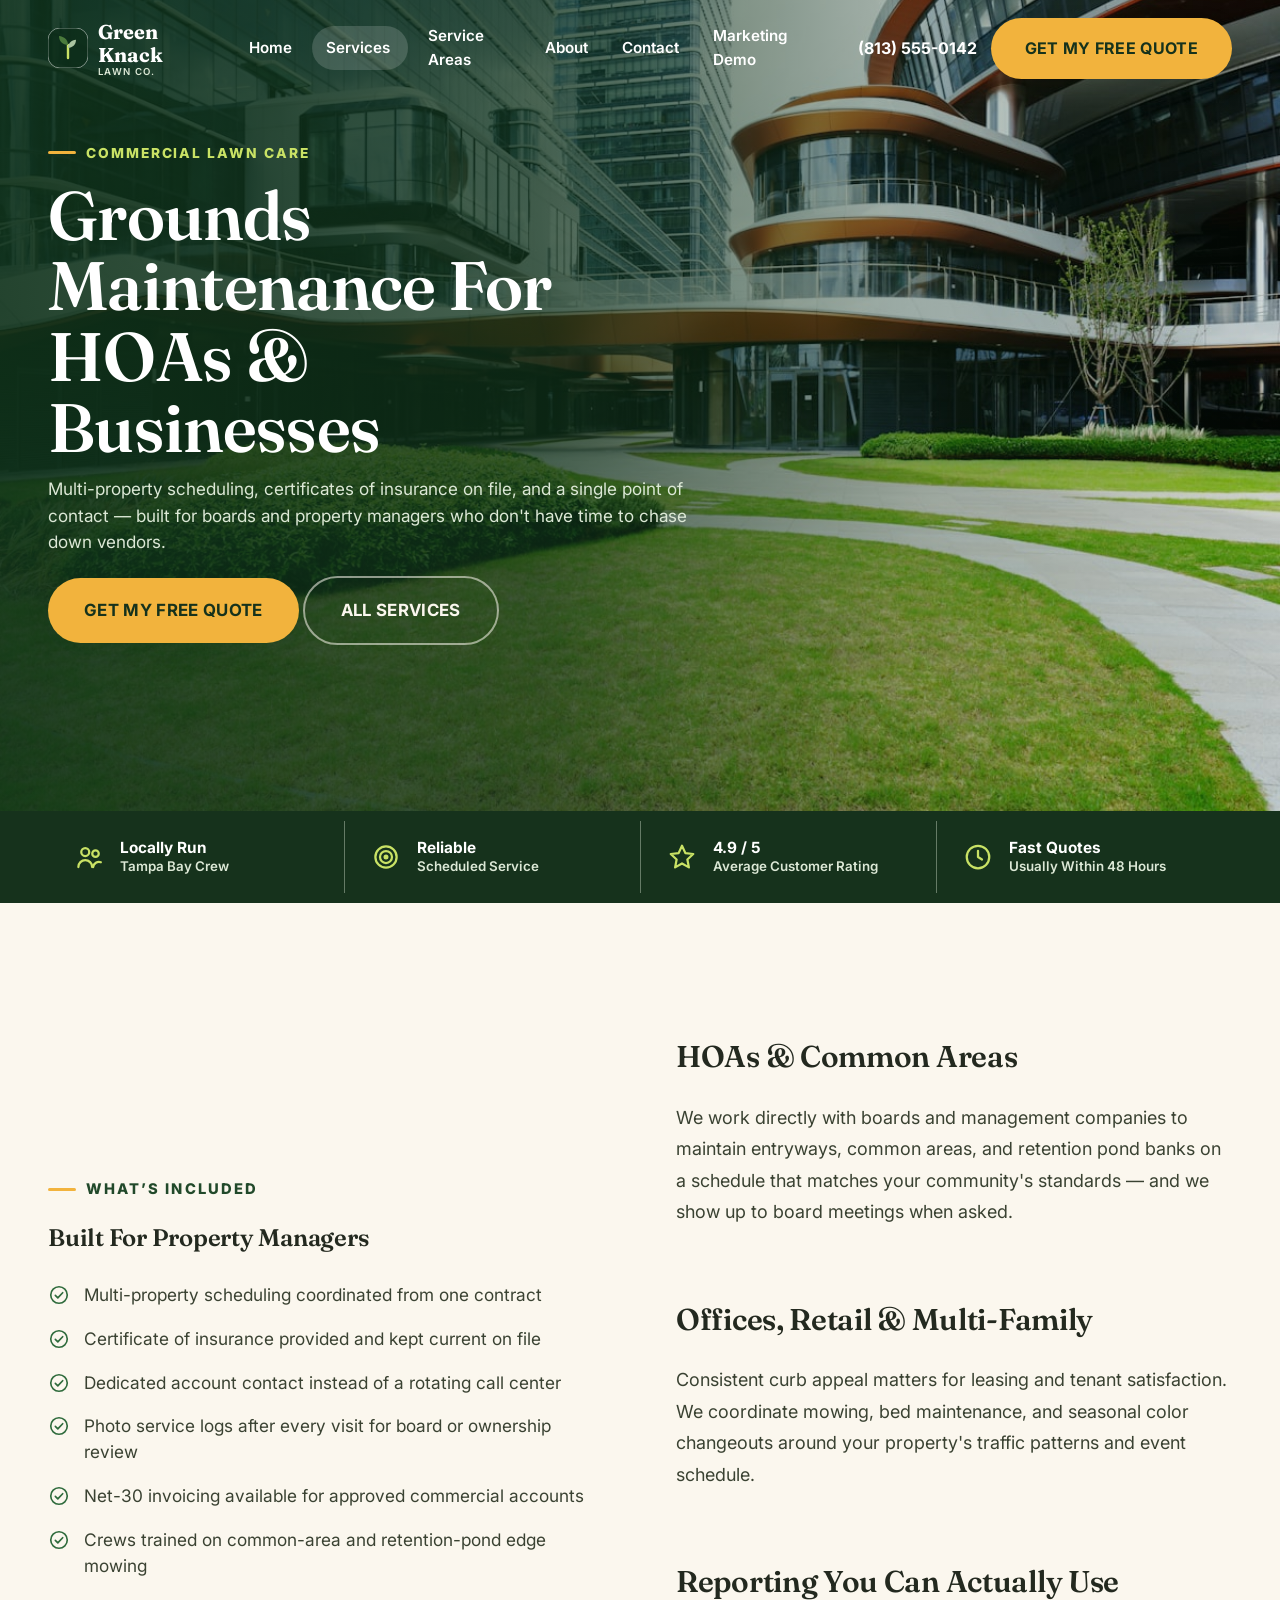
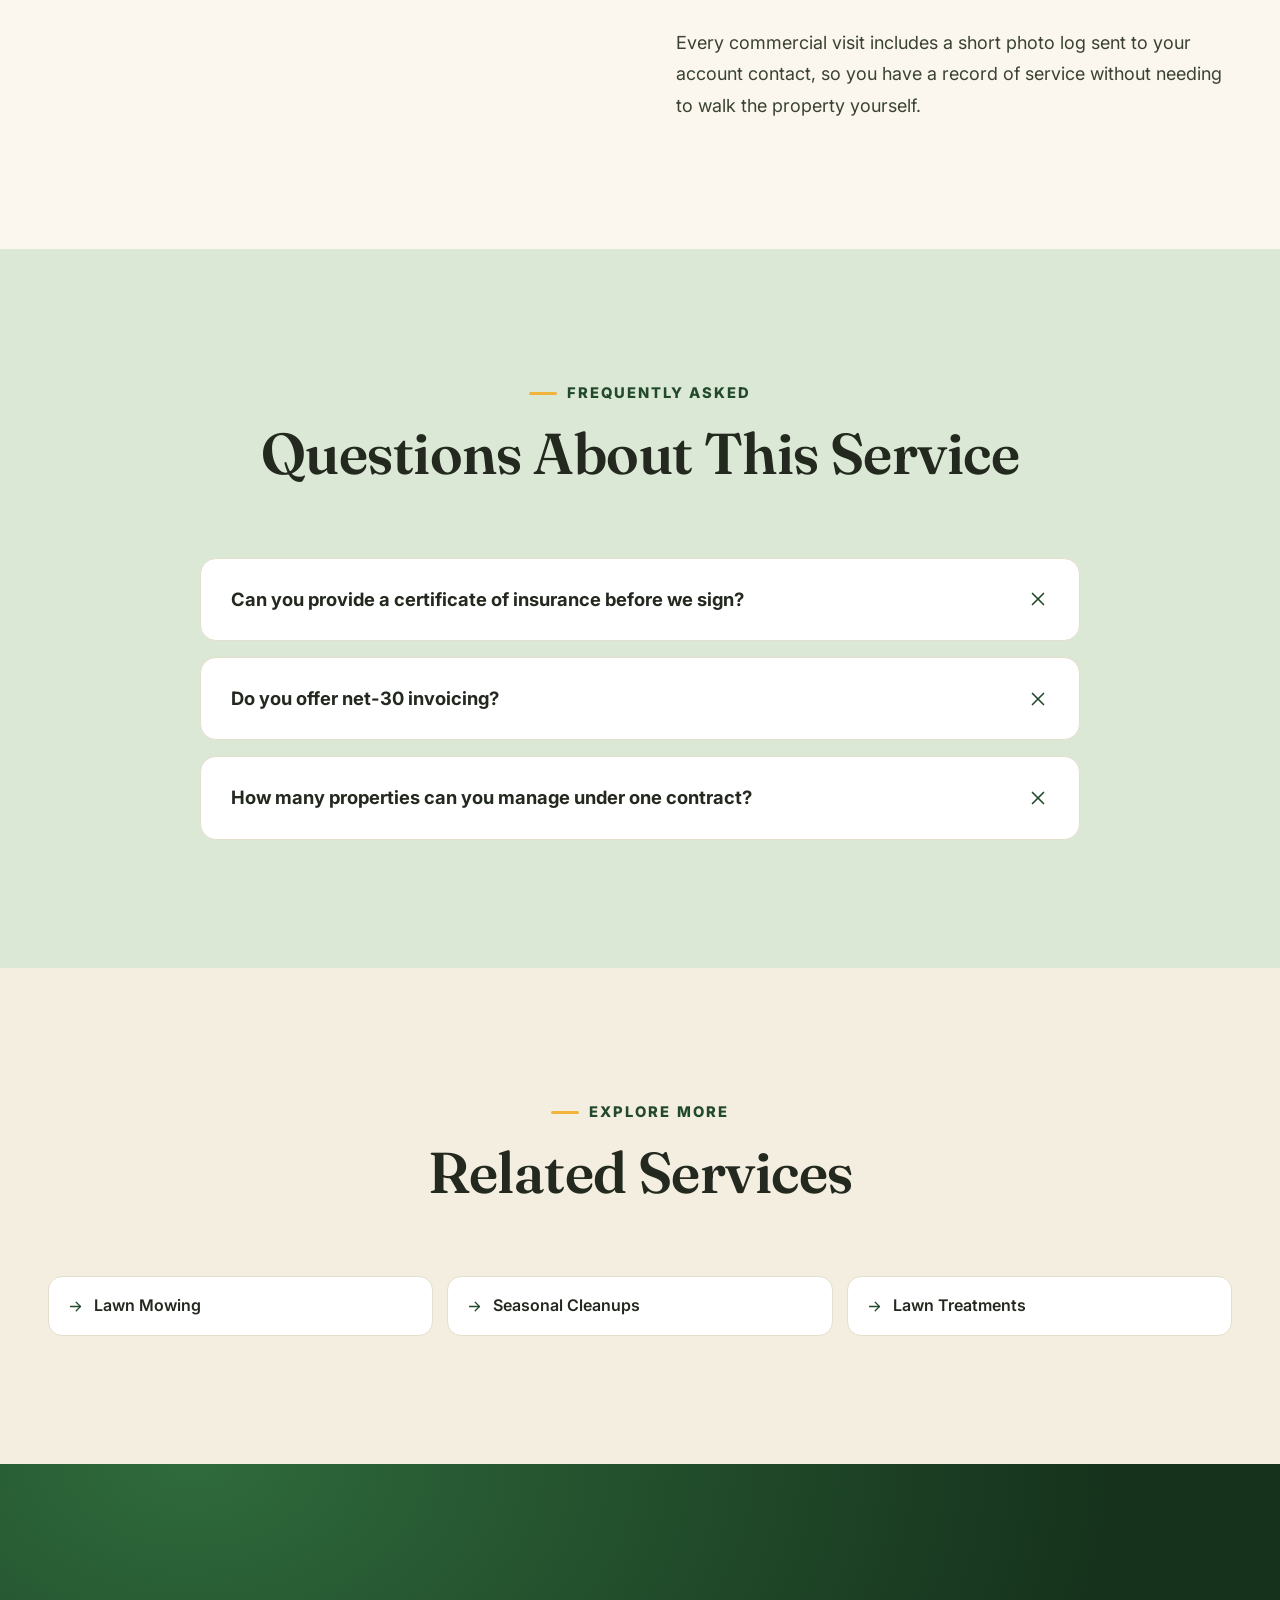
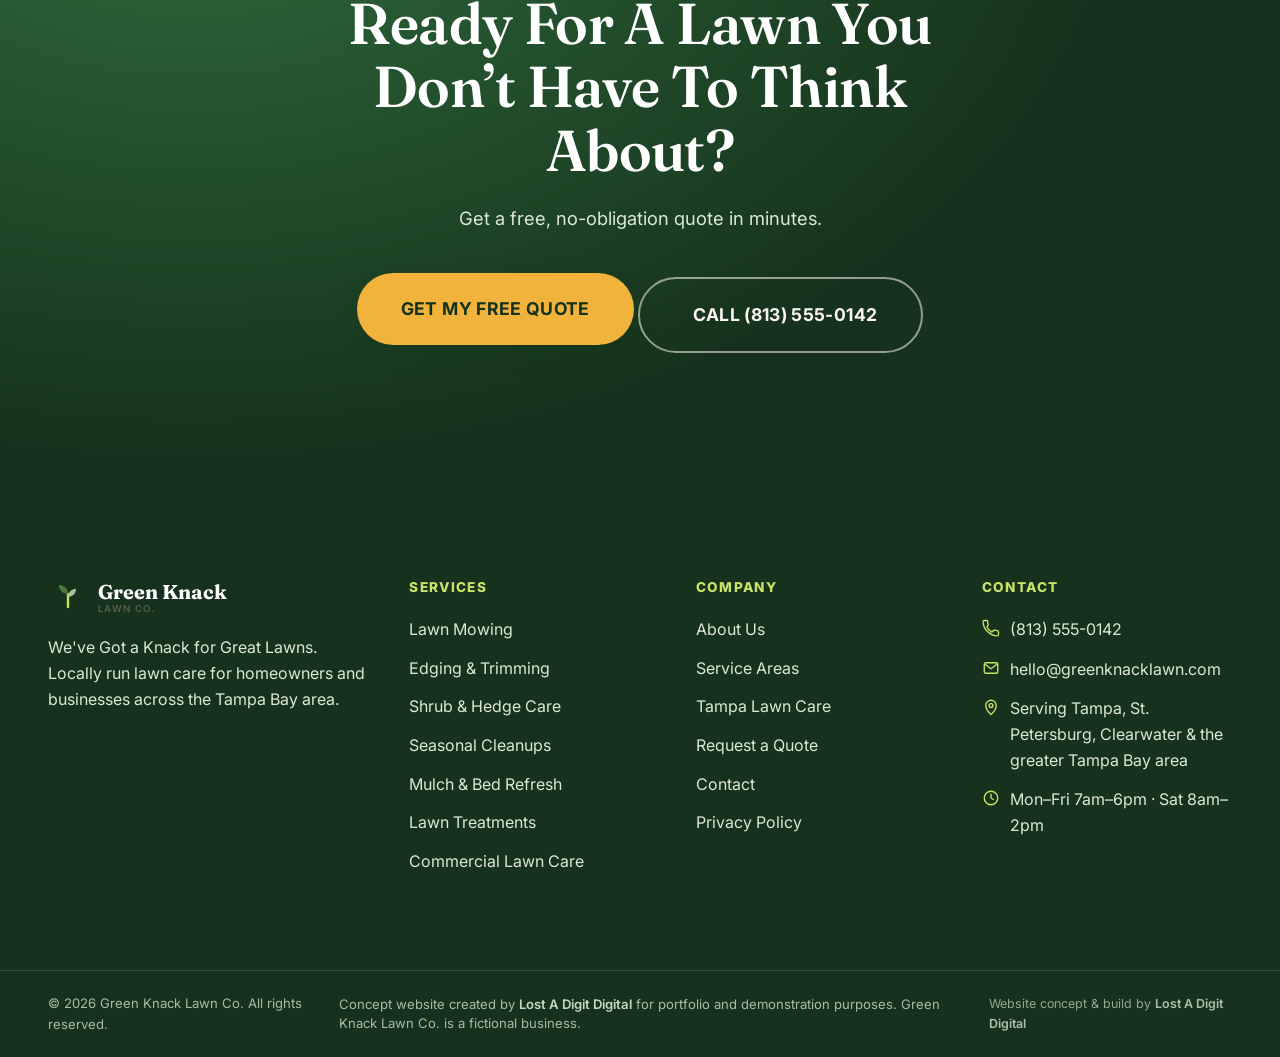
<file: services/commercial-lawn-care/index.html>
<!doctype html>
<html lang="en">
<head>
<meta charset="UTF-8">
<meta name="viewport" content="width=device-width, initial-scale=1">
<title>Commercial Lawn Care & HOA Grounds Maintenance | Green Knack Lawn Co.</title>
<meta name="description" content="Grounds maintenance for HOAs, offices, and retail properties across Tampa Bay. Certificates of insurance, net-30 invoicing, and photo service logs.">
<link rel="canonical" href="https://lawn-service.lostadigitdigital.com/services/commercial-lawn-care/">
<meta name="robots" content="index,follow">
<meta property="og:type" content="website">
<meta property="og:site_name" content="Green Knack Lawn Co.">
<meta property="og:title" content="Commercial Lawn Care & HOA Grounds Maintenance | Green Knack Lawn Co.">
<meta property="og:description" content="Grounds maintenance for HOAs, offices, and retail properties across Tampa Bay. Certificates of insurance, net-30 invoicing, and photo service logs.">
<meta property="og:url" content="https://lawn-service.lostadigitdigital.com/services/commercial-lawn-care/">
<meta property="og:image" content="https://lawn-service.lostadigitdigital.com/images/og-cover.jpg">
<meta name="twitter:card" content="summary_large_image">
<meta name="twitter:title" content="Commercial Lawn Care & HOA Grounds Maintenance | Green Knack Lawn Co.">
<meta name="twitter:description" content="Grounds maintenance for HOAs, offices, and retail properties across Tampa Bay. Certificates of insurance, net-30 invoicing, and photo service logs.">
<meta name="twitter:image" content="https://lawn-service.lostadigitdigital.com/images/og-cover.jpg">
<meta name="theme-color" content="#16321C">
<link rel="icon" href="/favicon.svg" type="image/svg+xml">
<link rel="apple-touch-icon" href="/images/apple-touch-icon.png">
<link rel="manifest" href="/manifest.json">
<link rel="preconnect" href="https://fonts.googleapis.com">
<link rel="preconnect" href="https://fonts.gstatic.com" crossorigin>
<link href="https://fonts.googleapis.com/css2?family=Fraunces:wght@500;600;700&family=Inter:wght@400;500;600;700;800&display=swap" rel="stylesheet">
<link rel="stylesheet" href="/css/styles.css?v=2.0.3">

<script type="application/ld+json">{"@context": "https://schema.org", "@type": "LocalBusiness", "@id": "https://lawn-service.lostadigitdigital.com/#business", "name": "Green Knack Lawn Co.", "description": "Residential and commercial lawn care serving the greater Tampa Bay, Florida area — mowing, hedge care, seasonal cleanups, and lawn treatments with no long-term contracts.", "url": "https://lawn-service.lostadigitdigital.com/", "telephone": "+18135550142", "email": "hello@greenknacklawn.com", "image": "https://lawn-service.lostadigitdigital.com/images/og-cover.jpg", "priceRange": "$$", "address": {"@type": "PostalAddress", "addressLocality": "Tampa", "addressRegion": "FL", "addressCountry": "US"}, "geo": {"@type": "GeoCoordinates", "latitude": 27.9506, "longitude": -82.4572}, "areaServed": [{"@type": "City", "name": "Tampa"}, {"@type": "City", "name": "South Tampa"}, {"@type": "City", "name": "Seminole Heights"}, {"@type": "City", "name": "Carrollwood"}, {"@type": "City", "name": "Westchase"}, {"@type": "City", "name": "New Tampa"}, {"@type": "City", "name": "Brandon"}, {"@type": "City", "name": "Riverview"}, {"@type": "City", "name": "Valrico"}, {"@type": "City", "name": "St. Petersburg"}, {"@type": "City", "name": "Clearwater"}, {"@type": "City", "name": "Wesley Chapel"}, {"@type": "City", "name": "Dunedin"}, {"@type": "City", "name": "Safety Harbor"}, {"@type": "City", "name": "Temple Terrace"}, {"@type": "City", "name": "Town 'n' Country"}], "openingHoursSpecification": [{"@type": "OpeningHoursSpecification", "dayOfWeek": ["Monday", "Tuesday", "Wednesday", "Thursday", "Friday"], "opens": "07:00", "closes": "18:00"}, {"@type": "OpeningHoursSpecification", "dayOfWeek": ["Saturday"], "opens": "08:00", "closes": "14:00"}], "sameAs": []}</script>
<script type="application/ld+json">{"@context": "https://schema.org", "@type": "Service", "serviceType": "Commercial grounds maintenance", "name": "Commercial Lawn Care", "description": "Grounds maintenance for HOAs, offices, and retail properties across Tampa Bay. Certificates of insurance, net-30 invoicing, and photo service logs.", "url": "https://lawn-service.lostadigitdigital.com/services/commercial-lawn-care/", "provider": {"@id": "https://lawn-service.lostadigitdigital.com/#business"}, "areaServed": [{"@type": "City", "name": "Tampa"}, {"@type": "City", "name": "South Tampa"}, {"@type": "City", "name": "Seminole Heights"}, {"@type": "City", "name": "Carrollwood"}, {"@type": "City", "name": "Westchase"}, {"@type": "City", "name": "New Tampa"}, {"@type": "City", "name": "Brandon"}, {"@type": "City", "name": "Riverview"}, {"@type": "City", "name": "Valrico"}, {"@type": "City", "name": "St. Petersburg"}, {"@type": "City", "name": "Clearwater"}, {"@type": "City", "name": "Wesley Chapel"}, {"@type": "City", "name": "Dunedin"}, {"@type": "City", "name": "Safety Harbor"}, {"@type": "City", "name": "Temple Terrace"}, {"@type": "City", "name": "Town 'n' Country"}]}</script>
<script type="application/ld+json">{"@context": "https://schema.org", "@type": "FAQPage", "mainEntity": [{"@type": "Question", "name": "Can you provide a certificate of insurance before we sign?", "acceptedAnswer": {"@type": "Answer", "text": "Yes — we provide a current certificate of insurance as part of every commercial bid."}}, {"@type": "Question", "name": "Do you offer net-30 invoicing?", "acceptedAnswer": {"@type": "Answer", "text": "Net-30 invoicing is available for approved commercial and HOA accounts."}}]}</script>
</head>
<body class="has-sticky-cta">

<a class="skip-link" href="#main">Skip to main content</a>
<header class="site-header">
  <div class="container site-header__inner">
    <a class="brand" href="/">
      <svg class="brand__mark" viewBox="0 0 40 40" fill="none" aria-hidden="true"><rect width="40" height="40" rx="12" fill="#16321C"/><path d="M20 30V17" stroke="#C9E265" stroke-width="2.4" stroke-linecap="round"/><path d="M20 17c0-5.2-3.6-8.4-9-9 0 5.6 3.8 8.6 9 9Z" fill="#4A7A3C"/><path d="M20 20c0-4.8 3.4-7.7 8-8.3 0 5.1-3.6 7.9-8 8.3Z" fill="#A9C3A0"/></svg>
      <span class="brand__name">Green Knack<small>Lawn Co.</small></span>
    </a>
    <nav class="main-nav" aria-label="Primary">
      <ul><li><a class="nav-link" href="/">Home</a></li><li class="has-dropdown"><a class="nav-link" href="/services/" aria-current="page">Services <svg viewBox="0 0 24 24" fill="none" stroke="currentColor" stroke-width="1.8" stroke-linecap="round" stroke-linejoin="round" aria-hidden="true"><path d="m6 9 6 6 6-6"/></svg></a><div class="dropdown"><a href="/services/lawn-mowing/"><svg class="svg-mini" viewBox="0 0 24 24" fill="none" stroke="currentColor" stroke-width="1.8" stroke-linecap="round" stroke-linejoin="round" aria-hidden="true"><path d="m9 6 6 6-6 6"/></svg>Lawn Mowing</a><a href="/services/shrub-hedge-care/"><svg class="svg-mini" viewBox="0 0 24 24" fill="none" stroke="currentColor" stroke-width="1.8" stroke-linecap="round" stroke-linejoin="round" aria-hidden="true"><path d="m9 6 6 6-6 6"/></svg>Shrub & Hedge Care</a><a href="/services/seasonal-cleanup/"><svg class="svg-mini" viewBox="0 0 24 24" fill="none" stroke="currentColor" stroke-width="1.8" stroke-linecap="round" stroke-linejoin="round" aria-hidden="true"><path d="m9 6 6 6-6 6"/></svg>Seasonal Cleanups</a><a href="/services/commercial-lawn-care/"><svg class="svg-mini" viewBox="0 0 24 24" fill="none" stroke="currentColor" stroke-width="1.8" stroke-linecap="round" stroke-linejoin="round" aria-hidden="true"><path d="m9 6 6 6-6 6"/></svg>Commercial Lawn Care</a><a class="dropdown-all" href="/services/">All Services <svg viewBox="0 0 24 24" fill="none" stroke="currentColor" stroke-width="1.8" stroke-linecap="round" stroke-linejoin="round" aria-hidden="true"><path d="M5 12h14"/><path d="m13 6 6 6-6 6"/></svg></a></div></li><li><a class="nav-link" href="/service-areas/">Service Areas</a></li><li><a class="nav-link" href="/about/">About</a></li><li><a class="nav-link" href="/contact/">Contact</a></li><li><a class="nav-link" href="/marketing-demo/">Marketing Demo</a></li></ul>
    </nav>
    <div class="header-cta">
      <a class="header-phone" href="tel:+18135550142"><svg viewBox="0 0 24 24" fill="none" stroke="currentColor" stroke-width="1.8" stroke-linecap="round" stroke-linejoin="round" aria-hidden="true"><path d="M6.6 10.8a13 13 0 0 0 6.6 6.6l2.2-2.2a1.5 1.5 0 0 1 1.5-.4c1.1.4 2.3.6 3.6.6a1.5 1.5 0 0 1 1.5 1.5V21a1.5 1.5 0 0 1-1.5 1.5C10.6 22.5 1.5 13.4 1.5 3.5A1.5 1.5 0 0 1 3 2h3.1a1.5 1.5 0 0 1 1.5 1.5c0 1.3.2 2.5.6 3.6a1.5 1.5 0 0 1-.4 1.5Z"/></svg> (813) 555-0142</a>
      <a class="btn btn-primary" href="/quote/">Get My Free Quote</a>
    </div>
    <button class="nav-toggle" data-nav-toggle type="button" aria-label="Open menu" aria-expanded="false">
      <svg class="icon-open" viewBox="0 0 24 24" fill="none" stroke="currentColor" stroke-width="1.8" stroke-linecap="round" stroke-linejoin="round" aria-hidden="true"><path d="M4 7h16"/><path d="M4 12h16"/><path d="M4 17h16"/></svg><svg class="icon-close" viewBox="0 0 24 24" fill="none" stroke="currentColor" stroke-width="1.8" stroke-linecap="round" stroke-linejoin="round" aria-hidden="true"><path d="m6 6 12 12"/><path d="m18 6-12 12"/></svg>
    </button>
  </div>
  <div class="mobile-nav" id="mobile-nav">
    <ul>
      <li><a class="nav-link" href="/">Home</a></li>
      <li class="mobile-has-sub">
        <div class="mobile-nav-row">
          <a class="nav-link" href="/services/">Services</a>
          <button class="mobile-sub-toggle" type="button" aria-expanded="false" aria-controls="mobile-sub-services" data-sub-toggle>
            <svg viewBox="0 0 24 24" fill="none" stroke="currentColor" stroke-width="1.8" stroke-linecap="round" stroke-linejoin="round" aria-hidden="true"><path d="m6 9 6 6 6-6"/></svg>
            <span class="visually-hidden">Toggle Services submenu</span>
          </button>
        </div>
        <div class="mobile-sub" id="mobile-sub-services"><div class="mobile-sub__inner"><a href="/services/lawn-mowing/">Lawn Mowing</a><a href="/services/shrub-hedge-care/">Shrub & Hedge Care</a><a href="/services/seasonal-cleanup/">Seasonal Cleanups</a><a href="/services/commercial-lawn-care/">Commercial Lawn Care</a></div></div>
      </li>
      <li><a class="nav-link" href="/service-areas/">Service Areas</a></li>
      <li><a class="nav-link" href="/about/">About</a></li>
      <li><a class="nav-link" href="/contact/">Contact</a></li>
      <li><a class="nav-link" href="/marketing-demo/">Marketing Demo</a></li>
    </ul>
    <div class="mobile-cta">
      <a class="header-phone" href="tel:+18135550142"><svg viewBox="0 0 24 24" fill="none" stroke="currentColor" stroke-width="1.8" stroke-linecap="round" stroke-linejoin="round" aria-hidden="true"><path d="M6.6 10.8a13 13 0 0 0 6.6 6.6l2.2-2.2a1.5 1.5 0 0 1 1.5-.4c1.1.4 2.3.6 3.6.6a1.5 1.5 0 0 1 1.5 1.5V21a1.5 1.5 0 0 1-1.5 1.5C10.6 22.5 1.5 13.4 1.5 3.5A1.5 1.5 0 0 1 3 2h3.1a1.5 1.5 0 0 1 1.5 1.5c0 1.3.2 2.5.6 3.6a1.5 1.5 0 0 1-.4 1.5Z"/></svg> (813) 555-0142</a>
      <a class="btn btn-primary btn-block" href="/quote/">Get My Free Quote</a>
    </div>
  </div>
</header>

<main id="main">

<nav class="breadcrumbs container" aria-label="Breadcrumb"><ol><li><a href="/">Home</a></li><li aria-hidden="true"><svg viewBox="0 0 24 24" fill="none" stroke="currentColor" stroke-width="1.8" stroke-linecap="round" stroke-linejoin="round" aria-hidden="true"><path d="m9 6 6 6-6 6"/></svg></li><li><a href="/services/">Services</a></li><li aria-hidden="true"><svg viewBox="0 0 24 24" fill="none" stroke="currentColor" stroke-width="1.8" stroke-linecap="round" stroke-linejoin="round" aria-hidden="true"><path d="m9 6 6 6-6 6"/></svg></li><li aria-current="page">Commercial Lawn Care</li></ol></nav>
<section class="service-hero">
  <img class="service-hero__bg" src="/images/photos/commercial.jpg" style="object-position:center 60%;" width="1200" height="800" alt="Well-maintained lawn and walkway at a commercial office property" loading="eager" fetchpriority="high" decoding="async">
  <div class="service-hero__overlay" aria-hidden="true"></div>
  <div class="service-hero__content">
      <span class="kicker">Commercial Lawn Care</span>
      <h1>Grounds Maintenance For HOAs & Businesses</h1>
      <p>Multi-property scheduling, certificates of insurance on file, and a single point of contact &mdash; built for boards and property managers who don't have time to chase down vendors.</p>
      <div class="hero__ctas">
        <a class="btn btn-primary btn-lg" href="/quote/">Get My Free Quote</a>
        <a class="btn btn-secondary btn-lg" href="/services/">All Services</a>
      </div>
  </div>
</section>

<section>
  <div class="container split">
    <div>
      <span class="kicker">What&rsquo;s Included</span>
      <h2>Built For Property Managers</h2>
      <ul class="checklist" style="margin-top:24px;"><li><svg viewBox="0 0 24 24" fill="none" stroke="currentColor" stroke-width="1.8" stroke-linecap="round" stroke-linejoin="round" aria-hidden="true"><circle cx="12" cy="12" r="9"/><path d="m8 12.5 2.7 2.7L16 9.5"/></svg> <span>Multi-property scheduling coordinated from one contract</span></li><li><svg viewBox="0 0 24 24" fill="none" stroke="currentColor" stroke-width="1.8" stroke-linecap="round" stroke-linejoin="round" aria-hidden="true"><circle cx="12" cy="12" r="9"/><path d="m8 12.5 2.7 2.7L16 9.5"/></svg> <span>Certificate of insurance provided and kept current on file</span></li><li><svg viewBox="0 0 24 24" fill="none" stroke="currentColor" stroke-width="1.8" stroke-linecap="round" stroke-linejoin="round" aria-hidden="true"><circle cx="12" cy="12" r="9"/><path d="m8 12.5 2.7 2.7L16 9.5"/></svg> <span>Dedicated account contact instead of a rotating call center</span></li><li><svg viewBox="0 0 24 24" fill="none" stroke="currentColor" stroke-width="1.8" stroke-linecap="round" stroke-linejoin="round" aria-hidden="true"><circle cx="12" cy="12" r="9"/><path d="m8 12.5 2.7 2.7L16 9.5"/></svg> <span>Photo service logs after every visit for board or ownership review</span></li><li><svg viewBox="0 0 24 24" fill="none" stroke="currentColor" stroke-width="1.8" stroke-linecap="round" stroke-linejoin="round" aria-hidden="true"><circle cx="12" cy="12" r="9"/><path d="m8 12.5 2.7 2.7L16 9.5"/></svg> <span>Net-30 invoicing available for approved commercial accounts</span></li><li><svg viewBox="0 0 24 24" fill="none" stroke="currentColor" stroke-width="1.8" stroke-linecap="round" stroke-linejoin="round" aria-hidden="true"><circle cx="12" cy="12" r="9"/><path d="m8 12.5 2.7 2.7L16 9.5"/></svg> <span>Crews trained on common-area and retention-pond edge mowing</span></li></ul>
    </div>
    <div class="prose">
<h2>HOAs & Common Areas</h2>
<p>We work directly with boards and management companies to maintain entryways, common areas, and retention pond banks on a schedule that matches your community's standards &mdash; and we show up to board meetings when asked.</p>
<h2>Offices, Retail & Multi-Family</h2>
<p>Consistent curb appeal matters for leasing and tenant satisfaction. We coordinate mowing, bed maintenance, and seasonal color changeouts around your property's traffic patterns and event schedule.</p>
<h2>Reporting You Can Actually Use</h2>
<p>Every commercial visit includes a short photo log sent to your account contact, so you have a record of service without needing to walk the property yourself.</p>
</div>
  </div>
</section>

<section class="section-sage">
  <div class="container">
    <div class="section-head center">
      <span class="kicker">Frequently Asked</span>
      <h2>Questions About This Service</h2>
    </div>
    <div class="faq-list"><div class="faq-item reveal" data-open="false"><button class="faq-q" aria-expanded="false" aria-controls="faq-commercial-0">Can you provide a certificate of insurance before we sign? <svg viewBox="0 0 24 24" fill="none" stroke="currentColor" stroke-width="1.8" stroke-linecap="round" stroke-linejoin="round" aria-hidden="true"><path d="m6 6 12 12"/><path d="m18 6-12 12"/></svg></button><div class="faq-a" id="faq-commercial-0"><div class="faq-a-inner"><p>Yes &mdash; we provide a current certificate of insurance as part of every commercial bid, and can add your HOA or management company as a certificate holder.</p></div></div></div><div class="faq-item reveal" data-open="false"><button class="faq-q" aria-expanded="false" aria-controls="faq-commercial-1">Do you offer net-30 invoicing? <svg viewBox="0 0 24 24" fill="none" stroke="currentColor" stroke-width="1.8" stroke-linecap="round" stroke-linejoin="round" aria-hidden="true"><path d="m6 6 12 12"/><path d="m18 6-12 12"/></svg></button><div class="faq-a" id="faq-commercial-1"><div class="faq-a-inner"><p>Net-30 invoicing is available for approved commercial and HOA accounts. Ask about it when requesting your bid.</p></div></div></div><div class="faq-item reveal" data-open="false"><button class="faq-q" aria-expanded="false" aria-controls="faq-commercial-2">How many properties can you manage under one contract? <svg viewBox="0 0 24 24" fill="none" stroke="currentColor" stroke-width="1.8" stroke-linecap="round" stroke-linejoin="round" aria-hidden="true"><path d="m6 6 12 12"/><path d="m18 6-12 12"/></svg></button><div class="faq-a" id="faq-commercial-2"><div class="faq-a-inner"><p>Our commercial crews currently manage multi-site contracts across the Tampa Bay area &mdash; let us know your portfolio size and we'll build a schedule around it.</p></div></div></div></div>
  </div>
</section>

<section class="section-alt">
  <div class="container">
    <div class="section-head center">
      <span class="kicker">Explore More</span>
      <h2>Related Services</h2>
    </div>
    <div class="area-list" style="grid-template-columns:repeat(auto-fit,minmax(220px,1fr));"><a class="area-chip is-link" href="/services/lawn-mowing/" style="justify-content:flex-start;"><svg viewBox="0 0 24 24" fill="none" stroke="currentColor" stroke-width="1.8" stroke-linecap="round" stroke-linejoin="round" aria-hidden="true"><path d="M5 12h14"/><path d="m13 6 6 6-6 6"/></svg> Lawn Mowing</a><a class="area-chip is-link" href="/services/seasonal-cleanup/" style="justify-content:flex-start;"><svg viewBox="0 0 24 24" fill="none" stroke="currentColor" stroke-width="1.8" stroke-linecap="round" stroke-linejoin="round" aria-hidden="true"><path d="M5 12h14"/><path d="m13 6 6 6-6 6"/></svg> Seasonal Cleanups</a><a class="area-chip is-link" href="/services/#lawn-treatments" style="justify-content:flex-start;"><svg viewBox="0 0 24 24" fill="none" stroke="currentColor" stroke-width="1.8" stroke-linecap="round" stroke-linejoin="round" aria-hidden="true"><path d="M5 12h14"/><path d="m13 6 6 6-6 6"/></svg> Lawn Treatments</a></div>
  </div>
</section>

<section class="cta-band">
  <div class="container cta-band__inner">
    <h2>Ready For A Lawn You Don&rsquo;t Have To Think About?</h2>
    <p>Get a free, no-obligation quote in minutes.</p>
    <div class="hero__ctas">
      <a class="btn btn-primary btn-lg" href="/quote/">Get My Free Quote</a>
      <a class="btn btn-secondary btn-lg" href="tel:+18135550142"><svg viewBox="0 0 24 24" fill="none" stroke="currentColor" stroke-width="1.8" stroke-linecap="round" stroke-linejoin="round" aria-hidden="true"><path d="M6.6 10.8a13 13 0 0 0 6.6 6.6l2.2-2.2a1.5 1.5 0 0 1 1.5-.4c1.1.4 2.3.6 3.6.6a1.5 1.5 0 0 1 1.5 1.5V21a1.5 1.5 0 0 1-1.5 1.5C10.6 22.5 1.5 13.4 1.5 3.5A1.5 1.5 0 0 1 3 2h3.1a1.5 1.5 0 0 1 1.5 1.5c0 1.3.2 2.5.6 3.6a1.5 1.5 0 0 1-.4 1.5Z"/></svg> Call (813) 555-0142</a>
    </div>
  </div>
</section>

</main>

<footer class="site-footer">
  <div class="container footer-top">
    <div class="footer-brand">
      <a class="brand" href="/">
        <svg class="brand__mark" viewBox="0 0 40 40" fill="none" aria-hidden="true"><rect width="40" height="40" rx="12" fill="#16321C"/><path d="M20 30V17" stroke="#C9E265" stroke-width="2.4" stroke-linecap="round"/><path d="M20 17c0-5.2-3.6-8.4-9-9 0 5.6 3.8 8.6 9 9Z" fill="#4A7A3C"/><path d="M20 20c0-4.8 3.4-7.7 8-8.3 0 5.1-3.6 7.9-8 8.3Z" fill="#A9C3A0"/></svg>
        <span class="brand__name">Green Knack<small>Lawn Co.</small></span>
      </a>
      <p>We've Got a Knack for Great Lawns. Locally run lawn care for homeowners and businesses across the Tampa Bay area.</p>
    </div>
    <div>
      <p class="footer-heading">Services</p>
      <ul class="footer-links">
        <li><a href="/services/lawn-mowing/">Lawn Mowing</a></li>
        <li><a href="/services/#edging-trimming">Edging &amp; Trimming</a></li>
        <li><a href="/services/shrub-hedge-care/">Shrub &amp; Hedge Care</a></li>
        <li><a href="/services/seasonal-cleanup/">Seasonal Cleanups</a></li>
        <li><a href="/services/#mulch-bed-refresh">Mulch &amp; Bed Refresh</a></li>
        <li><a href="/services/#lawn-treatments">Lawn Treatments</a></li>
        <li><a href="/services/commercial-lawn-care/">Commercial Lawn Care</a></li>
      </ul>
    </div>
    <div>
      <p class="footer-heading">Company</p>
      <ul class="footer-links">
        <li><a href="/about/">About Us</a></li>
        <li><a href="/service-areas/">Service Areas</a></li>
        <li><a href="/service-areas/tampa/">Tampa Lawn Care</a></li>
        <li><a href="/quote/">Request a Quote</a></li>
        <li><a href="/contact/">Contact</a></li>
        <li><a href="/privacy-policy/">Privacy Policy</a></li>
      </ul>
    </div>
    <div>
      <p class="footer-heading">Contact</p>
      <ul class="footer-contact">
        <li><svg viewBox="0 0 24 24" fill="none" stroke="currentColor" stroke-width="1.8" stroke-linecap="round" stroke-linejoin="round" aria-hidden="true"><path d="M6.6 10.8a13 13 0 0 0 6.6 6.6l2.2-2.2a1.5 1.5 0 0 1 1.5-.4c1.1.4 2.3.6 3.6.6a1.5 1.5 0 0 1 1.5 1.5V21a1.5 1.5 0 0 1-1.5 1.5C10.6 22.5 1.5 13.4 1.5 3.5A1.5 1.5 0 0 1 3 2h3.1a1.5 1.5 0 0 1 1.5 1.5c0 1.3.2 2.5.6 3.6a1.5 1.5 0 0 1-.4 1.5Z"/></svg> <a href="tel:+18135550142">(813) 555-0142</a></li>
        <li><svg viewBox="0 0 24 24" fill="none" stroke="currentColor" stroke-width="1.8" stroke-linecap="round" stroke-linejoin="round" aria-hidden="true"><rect x="3" y="5" width="18" height="14" rx="2"/><path d="m4 7 8 6 8-6"/></svg> <a href="mailto:hello@greenknacklawn.com">hello@greenknacklawn.com</a></li>
        <li><svg viewBox="0 0 24 24" fill="none" stroke="currentColor" stroke-width="1.8" stroke-linecap="round" stroke-linejoin="round" aria-hidden="true"><path d="M12 22s7-6.4 7-12a7 7 0 1 0-14 0c0 5.6 7 12 7 12Z"/><circle cx="12" cy="10" r="2.6"/></svg> <span>Serving Tampa, St. Petersburg, Clearwater &amp; the greater Tampa Bay area</span></li>
        <li><svg viewBox="0 0 24 24" fill="none" stroke="currentColor" stroke-width="1.8" stroke-linecap="round" stroke-linejoin="round" aria-hidden="true"><circle cx="12" cy="12" r="9"/><path d="M12 7v5l3.2 2"/></svg> <span>Mon&ndash;Fri 7am&ndash;6pm &middot; Sat 8am&ndash;2pm</span></li>
      </ul>
    </div>
  </div>
  <div class="container footer-bottom">
    <p>&copy; <span data-year>2026</span> Green Knack Lawn Co. All rights reserved.</p>
    <p class="footer-disclosure">Concept website created by <a href="https://lostadigitdigital.com">Lost A Digit Digital</a> for portfolio and demonstration purposes. Green Knack Lawn Co. is a fictional business.</p>
    <p class="footer-credit">Website concept &amp; build by <a href="https://lostadigitdigital.com">Lost A Digit Digital</a></p>
  </div>
</footer>

<a class="mobile-sticky-cta" href="/quote/"><svg viewBox="0 0 24 24" fill="none" stroke="currentColor" stroke-width="1.8" stroke-linecap="round" stroke-linejoin="round" aria-hidden="true"><path d="M12 3v4"/><path d="M12 17v4"/><path d="M3 12h4"/><path d="M17 12h4"/><path d="m6 6 2.8 2.8"/><path d="m15.2 15.2 2.8 2.8"/><path d="m18 6-2.8 2.8"/><path d="m8.8 15.2-2.8 2.8"/></svg> Free Quote</a>

<script src="/js/site.js" defer></script>

</body>
</html>
</file>
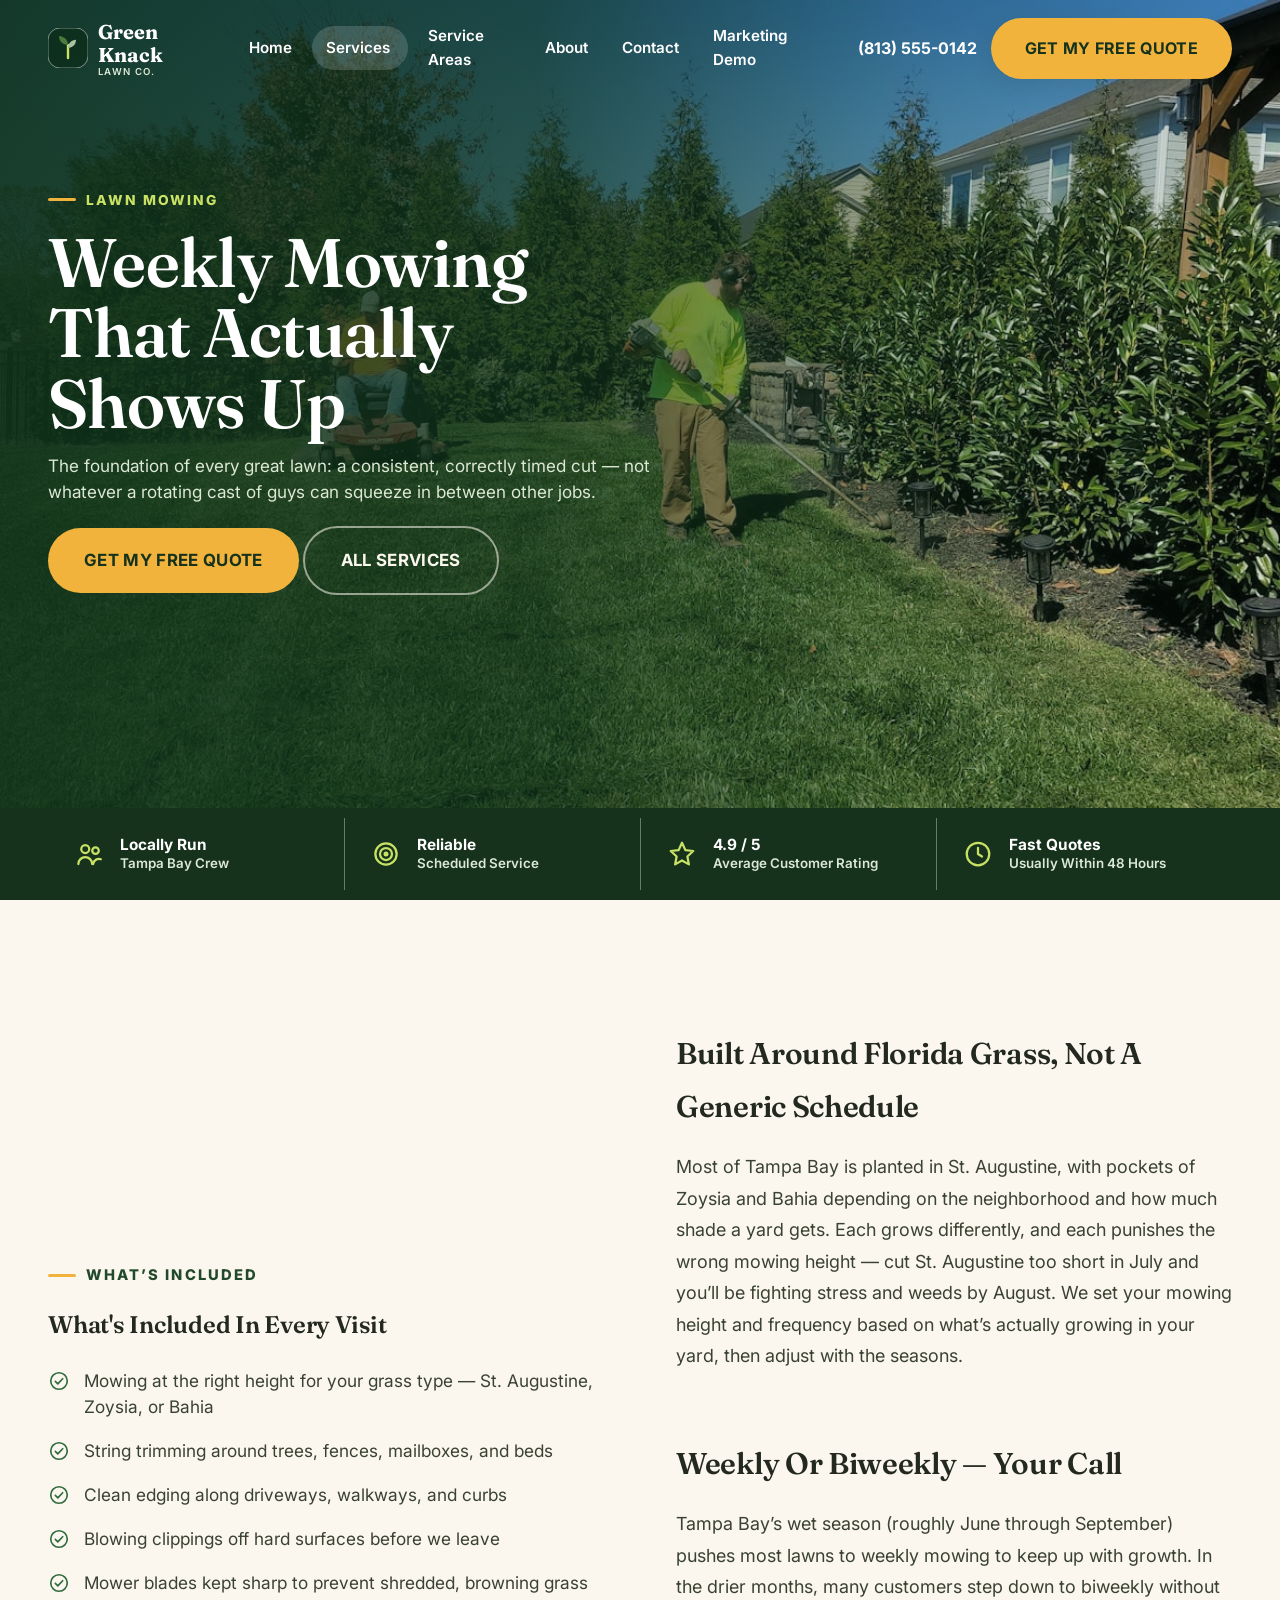
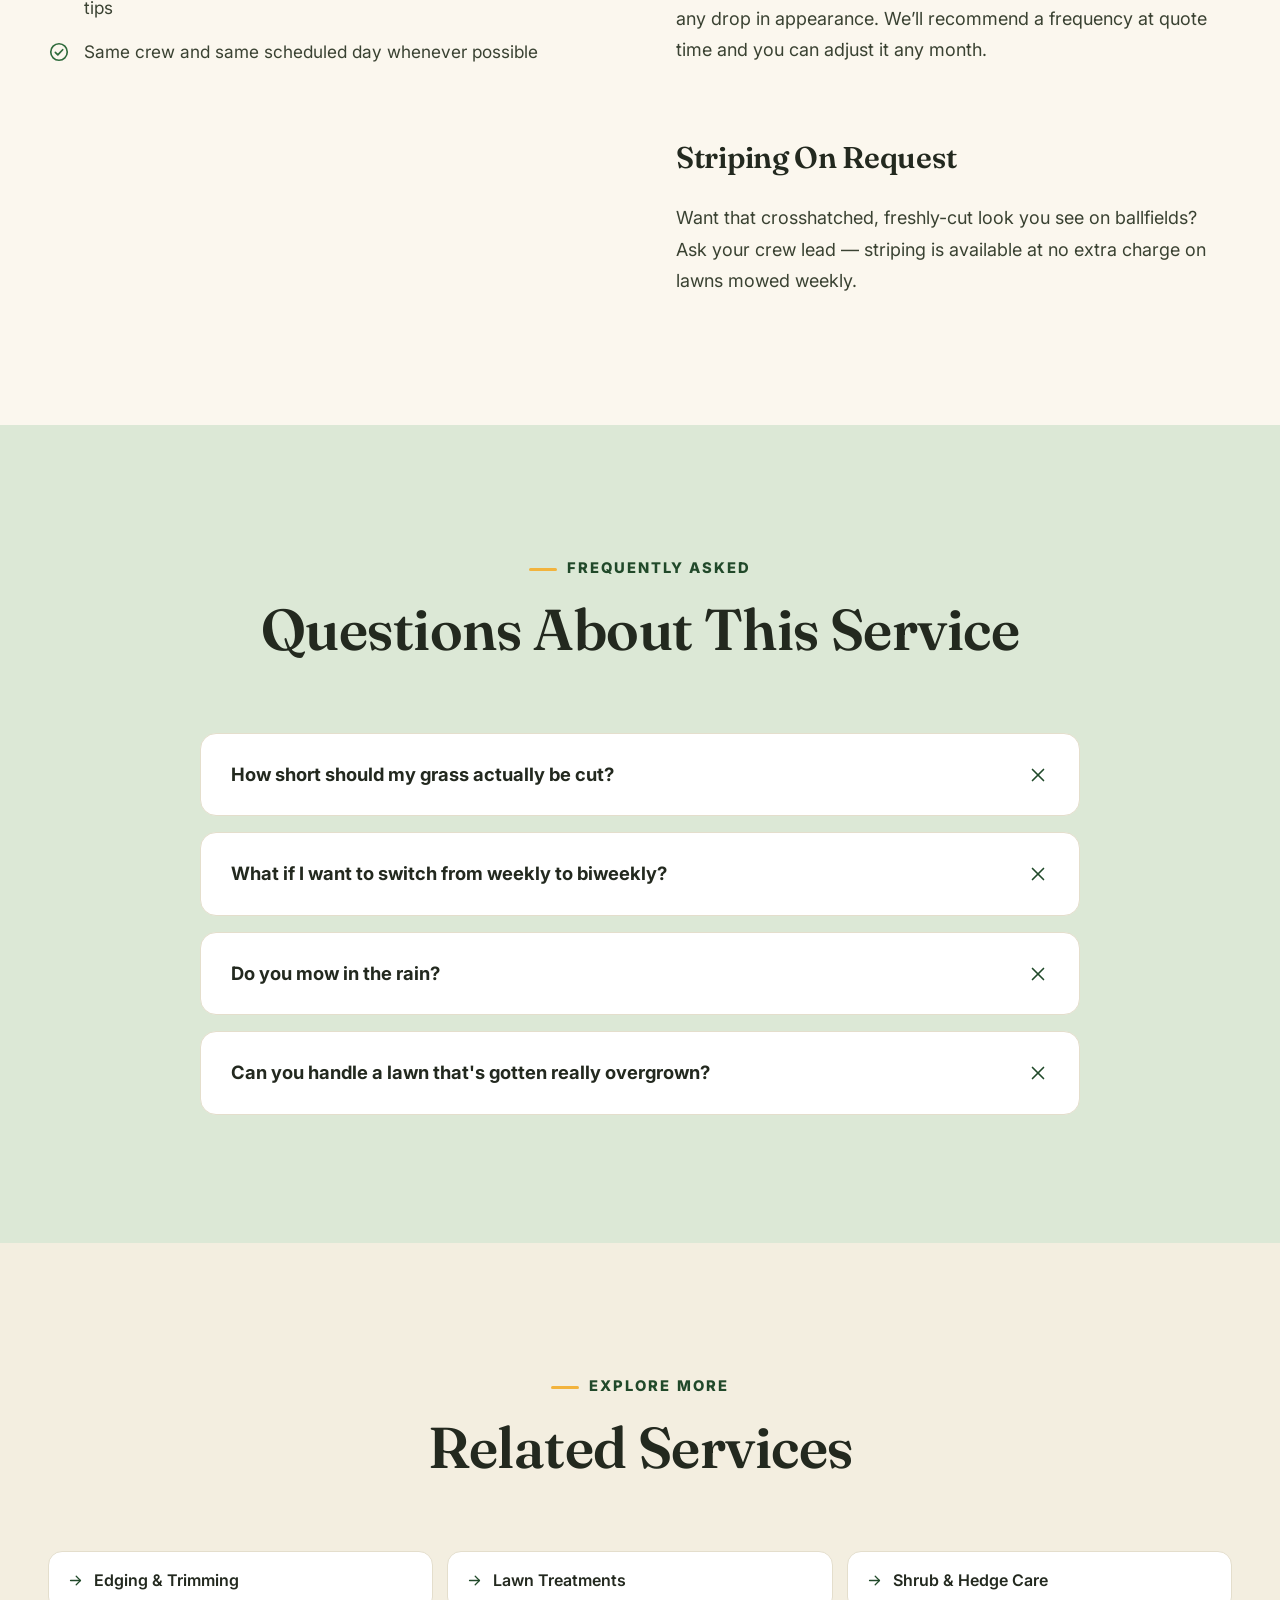
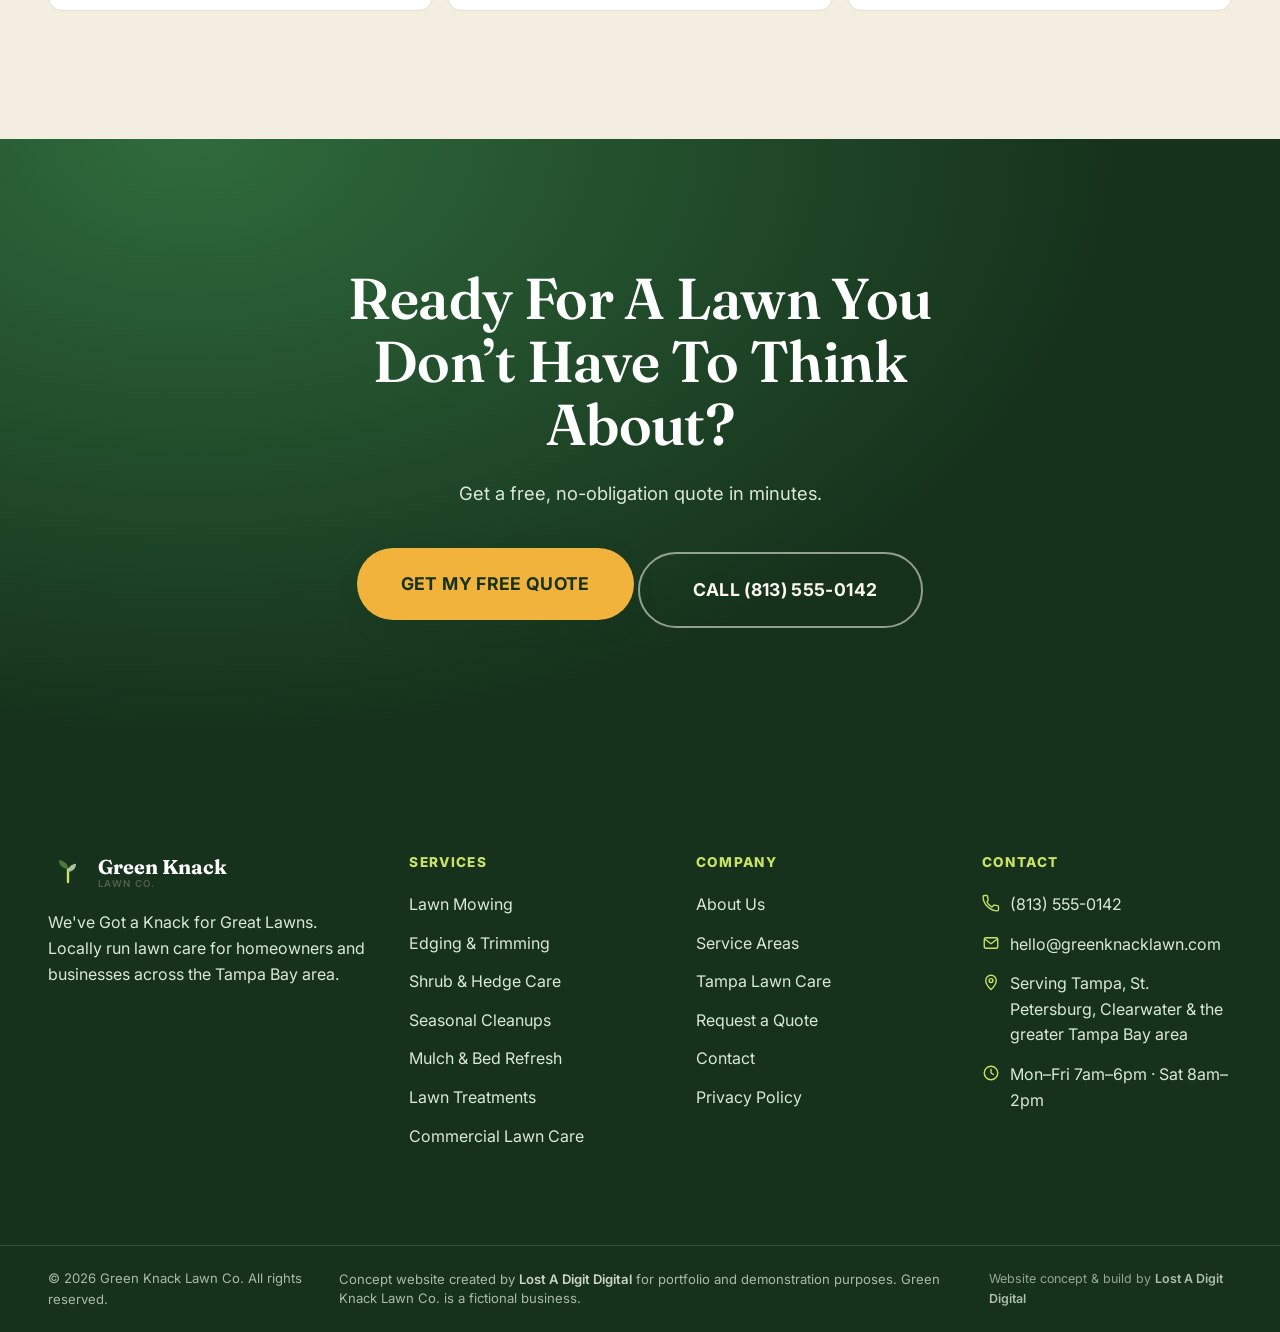
<file: services/lawn-mowing/index.html>
<!doctype html>
<html lang="en">
<head>
<meta charset="UTF-8">
<meta name="viewport" content="width=device-width, initial-scale=1">
<title>Lawn Mowing Service in Tampa Bay | Green Knack Lawn Co.</title>
<meta name="description" content="Weekly and biweekly lawn mowing across Tampa Bay, with mowing heights set for St. Augustine, Zoysia, and Bahia grass. Free quotes, no contracts.">
<link rel="canonical" href="https://lawn-service.lostadigitdigital.com/services/lawn-mowing/">
<meta name="robots" content="index,follow">
<meta property="og:type" content="website">
<meta property="og:site_name" content="Green Knack Lawn Co.">
<meta property="og:title" content="Lawn Mowing Service in Tampa Bay | Green Knack Lawn Co.">
<meta property="og:description" content="Weekly and biweekly lawn mowing across Tampa Bay, with mowing heights set for St. Augustine, Zoysia, and Bahia grass. Free quotes, no contracts.">
<meta property="og:url" content="https://lawn-service.lostadigitdigital.com/services/lawn-mowing/">
<meta property="og:image" content="https://lawn-service.lostadigitdigital.com/images/og-cover.jpg">
<meta name="twitter:card" content="summary_large_image">
<meta name="twitter:title" content="Lawn Mowing Service in Tampa Bay | Green Knack Lawn Co.">
<meta name="twitter:description" content="Weekly and biweekly lawn mowing across Tampa Bay, with mowing heights set for St. Augustine, Zoysia, and Bahia grass. Free quotes, no contracts.">
<meta name="twitter:image" content="https://lawn-service.lostadigitdigital.com/images/og-cover.jpg">
<meta name="theme-color" content="#16321C">
<link rel="icon" href="/favicon.svg" type="image/svg+xml">
<link rel="apple-touch-icon" href="/images/apple-touch-icon.png">
<link rel="manifest" href="/manifest.json">
<link rel="preconnect" href="https://fonts.googleapis.com">
<link rel="preconnect" href="https://fonts.gstatic.com" crossorigin>
<link href="https://fonts.googleapis.com/css2?family=Fraunces:wght@500;600;700&family=Inter:wght@400;500;600;700;800&display=swap" rel="stylesheet">
<link rel="stylesheet" href="/css/styles.css?v=2.0.3">

<script type="application/ld+json">{"@context": "https://schema.org", "@type": "LocalBusiness", "@id": "https://lawn-service.lostadigitdigital.com/#business", "name": "Green Knack Lawn Co.", "description": "Residential and commercial lawn care serving the greater Tampa Bay, Florida area — mowing, hedge care, seasonal cleanups, and lawn treatments with no long-term contracts.", "url": "https://lawn-service.lostadigitdigital.com/", "telephone": "+18135550142", "email": "hello@greenknacklawn.com", "image": "https://lawn-service.lostadigitdigital.com/images/og-cover.jpg", "priceRange": "$$", "address": {"@type": "PostalAddress", "addressLocality": "Tampa", "addressRegion": "FL", "addressCountry": "US"}, "geo": {"@type": "GeoCoordinates", "latitude": 27.9506, "longitude": -82.4572}, "areaServed": [{"@type": "City", "name": "Tampa"}, {"@type": "City", "name": "South Tampa"}, {"@type": "City", "name": "Seminole Heights"}, {"@type": "City", "name": "Carrollwood"}, {"@type": "City", "name": "Westchase"}, {"@type": "City", "name": "New Tampa"}, {"@type": "City", "name": "Brandon"}, {"@type": "City", "name": "Riverview"}, {"@type": "City", "name": "Valrico"}, {"@type": "City", "name": "St. Petersburg"}, {"@type": "City", "name": "Clearwater"}, {"@type": "City", "name": "Wesley Chapel"}, {"@type": "City", "name": "Dunedin"}, {"@type": "City", "name": "Safety Harbor"}, {"@type": "City", "name": "Temple Terrace"}, {"@type": "City", "name": "Town 'n' Country"}], "openingHoursSpecification": [{"@type": "OpeningHoursSpecification", "dayOfWeek": ["Monday", "Tuesday", "Wednesday", "Thursday", "Friday"], "opens": "07:00", "closes": "18:00"}, {"@type": "OpeningHoursSpecification", "dayOfWeek": ["Saturday"], "opens": "08:00", "closes": "14:00"}], "sameAs": []}</script>
<script type="application/ld+json">{"@context": "https://schema.org", "@type": "Service", "serviceType": "Residential and commercial lawn mowing", "name": "Lawn Mowing", "description": "Weekly and biweekly lawn mowing across Tampa Bay, with mowing heights set for St. Augustine, Zoysia, and Bahia grass. Free quotes, no contracts.", "url": "https://lawn-service.lostadigitdigital.com/services/lawn-mowing/", "provider": {"@id": "https://lawn-service.lostadigitdigital.com/#business"}, "areaServed": [{"@type": "City", "name": "Tampa"}, {"@type": "City", "name": "South Tampa"}, {"@type": "City", "name": "Seminole Heights"}, {"@type": "City", "name": "Carrollwood"}, {"@type": "City", "name": "Westchase"}, {"@type": "City", "name": "New Tampa"}, {"@type": "City", "name": "Brandon"}, {"@type": "City", "name": "Riverview"}, {"@type": "City", "name": "Valrico"}, {"@type": "City", "name": "St. Petersburg"}, {"@type": "City", "name": "Clearwater"}, {"@type": "City", "name": "Wesley Chapel"}, {"@type": "City", "name": "Dunedin"}, {"@type": "City", "name": "Safety Harbor"}, {"@type": "City", "name": "Temple Terrace"}, {"@type": "City", "name": "Town 'n' Country"}]}</script>
<script type="application/ld+json">{"@context": "https://schema.org", "@type": "FAQPage", "mainEntity": [{"@type": "Question", "name": "How short should my grass actually be cut?", "acceptedAnswer": {"@type": "Answer", "text": "It depends on the grass type. St. Augustine generally does best at 3.5–4 inches, Zoysia around 2–2.5 inches, and Bahia around 3–4 inches."}}, {"@type": "Question", "name": "Do you mow in the rain?", "acceptedAnswer": {"@type": "Answer", "text": "We avoid mowing saturated lawns since it compacts soil and tears wet grass. Rained-out visits are rescheduled within 24–48 hours."}}]}</script>
</head>
<body class="has-sticky-cta">

<a class="skip-link" href="#main">Skip to main content</a>
<header class="site-header">
  <div class="container site-header__inner">
    <a class="brand" href="/">
      <svg class="brand__mark" viewBox="0 0 40 40" fill="none" aria-hidden="true"><rect width="40" height="40" rx="12" fill="#16321C"/><path d="M20 30V17" stroke="#C9E265" stroke-width="2.4" stroke-linecap="round"/><path d="M20 17c0-5.2-3.6-8.4-9-9 0 5.6 3.8 8.6 9 9Z" fill="#4A7A3C"/><path d="M20 20c0-4.8 3.4-7.7 8-8.3 0 5.1-3.6 7.9-8 8.3Z" fill="#A9C3A0"/></svg>
      <span class="brand__name">Green Knack<small>Lawn Co.</small></span>
    </a>
    <nav class="main-nav" aria-label="Primary">
      <ul><li><a class="nav-link" href="/">Home</a></li><li class="has-dropdown"><a class="nav-link" href="/services/" aria-current="page">Services <svg viewBox="0 0 24 24" fill="none" stroke="currentColor" stroke-width="1.8" stroke-linecap="round" stroke-linejoin="round" aria-hidden="true"><path d="m6 9 6 6 6-6"/></svg></a><div class="dropdown"><a href="/services/lawn-mowing/"><svg class="svg-mini" viewBox="0 0 24 24" fill="none" stroke="currentColor" stroke-width="1.8" stroke-linecap="round" stroke-linejoin="round" aria-hidden="true"><path d="m9 6 6 6-6 6"/></svg>Lawn Mowing</a><a href="/services/shrub-hedge-care/"><svg class="svg-mini" viewBox="0 0 24 24" fill="none" stroke="currentColor" stroke-width="1.8" stroke-linecap="round" stroke-linejoin="round" aria-hidden="true"><path d="m9 6 6 6-6 6"/></svg>Shrub & Hedge Care</a><a href="/services/seasonal-cleanup/"><svg class="svg-mini" viewBox="0 0 24 24" fill="none" stroke="currentColor" stroke-width="1.8" stroke-linecap="round" stroke-linejoin="round" aria-hidden="true"><path d="m9 6 6 6-6 6"/></svg>Seasonal Cleanups</a><a href="/services/commercial-lawn-care/"><svg class="svg-mini" viewBox="0 0 24 24" fill="none" stroke="currentColor" stroke-width="1.8" stroke-linecap="round" stroke-linejoin="round" aria-hidden="true"><path d="m9 6 6 6-6 6"/></svg>Commercial Lawn Care</a><a class="dropdown-all" href="/services/">All Services <svg viewBox="0 0 24 24" fill="none" stroke="currentColor" stroke-width="1.8" stroke-linecap="round" stroke-linejoin="round" aria-hidden="true"><path d="M5 12h14"/><path d="m13 6 6 6-6 6"/></svg></a></div></li><li><a class="nav-link" href="/service-areas/">Service Areas</a></li><li><a class="nav-link" href="/about/">About</a></li><li><a class="nav-link" href="/contact/">Contact</a></li><li><a class="nav-link" href="/marketing-demo/">Marketing Demo</a></li></ul>
    </nav>
    <div class="header-cta">
      <a class="header-phone" href="tel:+18135550142"><svg viewBox="0 0 24 24" fill="none" stroke="currentColor" stroke-width="1.8" stroke-linecap="round" stroke-linejoin="round" aria-hidden="true"><path d="M6.6 10.8a13 13 0 0 0 6.6 6.6l2.2-2.2a1.5 1.5 0 0 1 1.5-.4c1.1.4 2.3.6 3.6.6a1.5 1.5 0 0 1 1.5 1.5V21a1.5 1.5 0 0 1-1.5 1.5C10.6 22.5 1.5 13.4 1.5 3.5A1.5 1.5 0 0 1 3 2h3.1a1.5 1.5 0 0 1 1.5 1.5c0 1.3.2 2.5.6 3.6a1.5 1.5 0 0 1-.4 1.5Z"/></svg> (813) 555-0142</a>
      <a class="btn btn-primary" href="/quote/">Get My Free Quote</a>
    </div>
    <button class="nav-toggle" data-nav-toggle type="button" aria-label="Open menu" aria-expanded="false">
      <svg class="icon-open" viewBox="0 0 24 24" fill="none" stroke="currentColor" stroke-width="1.8" stroke-linecap="round" stroke-linejoin="round" aria-hidden="true"><path d="M4 7h16"/><path d="M4 12h16"/><path d="M4 17h16"/></svg><svg class="icon-close" viewBox="0 0 24 24" fill="none" stroke="currentColor" stroke-width="1.8" stroke-linecap="round" stroke-linejoin="round" aria-hidden="true"><path d="m6 6 12 12"/><path d="m18 6-12 12"/></svg>
    </button>
  </div>
  <div class="mobile-nav" id="mobile-nav">
    <ul>
      <li><a class="nav-link" href="/">Home</a></li>
      <li class="mobile-has-sub">
        <div class="mobile-nav-row">
          <a class="nav-link" href="/services/">Services</a>
          <button class="mobile-sub-toggle" type="button" aria-expanded="false" aria-controls="mobile-sub-services" data-sub-toggle>
            <svg viewBox="0 0 24 24" fill="none" stroke="currentColor" stroke-width="1.8" stroke-linecap="round" stroke-linejoin="round" aria-hidden="true"><path d="m6 9 6 6 6-6"/></svg>
            <span class="visually-hidden">Toggle Services submenu</span>
          </button>
        </div>
        <div class="mobile-sub" id="mobile-sub-services"><div class="mobile-sub__inner"><a href="/services/lawn-mowing/">Lawn Mowing</a><a href="/services/shrub-hedge-care/">Shrub & Hedge Care</a><a href="/services/seasonal-cleanup/">Seasonal Cleanups</a><a href="/services/commercial-lawn-care/">Commercial Lawn Care</a></div></div>
      </li>
      <li><a class="nav-link" href="/service-areas/">Service Areas</a></li>
      <li><a class="nav-link" href="/about/">About</a></li>
      <li><a class="nav-link" href="/contact/">Contact</a></li>
      <li><a class="nav-link" href="/marketing-demo/">Marketing Demo</a></li>
    </ul>
    <div class="mobile-cta">
      <a class="header-phone" href="tel:+18135550142"><svg viewBox="0 0 24 24" fill="none" stroke="currentColor" stroke-width="1.8" stroke-linecap="round" stroke-linejoin="round" aria-hidden="true"><path d="M6.6 10.8a13 13 0 0 0 6.6 6.6l2.2-2.2a1.5 1.5 0 0 1 1.5-.4c1.1.4 2.3.6 3.6.6a1.5 1.5 0 0 1 1.5 1.5V21a1.5 1.5 0 0 1-1.5 1.5C10.6 22.5 1.5 13.4 1.5 3.5A1.5 1.5 0 0 1 3 2h3.1a1.5 1.5 0 0 1 1.5 1.5c0 1.3.2 2.5.6 3.6a1.5 1.5 0 0 1-.4 1.5Z"/></svg> (813) 555-0142</a>
      <a class="btn btn-primary btn-block" href="/quote/">Get My Free Quote</a>
    </div>
  </div>
</header>

<main id="main">

<nav class="breadcrumbs container" aria-label="Breadcrumb"><ol><li><a href="/">Home</a></li><li aria-hidden="true"><svg viewBox="0 0 24 24" fill="none" stroke="currentColor" stroke-width="1.8" stroke-linecap="round" stroke-linejoin="round" aria-hidden="true"><path d="m9 6 6 6-6 6"/></svg></li><li><a href="/services/">Services</a></li><li aria-hidden="true"><svg viewBox="0 0 24 24" fill="none" stroke="currentColor" stroke-width="1.8" stroke-linecap="round" stroke-linejoin="round" aria-hidden="true"><path d="m9 6 6 6-6 6"/></svg></li><li aria-current="page">Lawn Mowing</li></ol></nav>
<section class="service-hero">
  <img class="service-hero__bg" src="/images/photos/hero-crew.jpg" style="object-position:center 38%;" width="1600" height="747" alt="Green Knack crew mowing and trimming a Tampa Bay backyard" loading="eager" fetchpriority="high" decoding="async">
  <div class="service-hero__overlay" aria-hidden="true"></div>
  <div class="service-hero__content">
      <span class="kicker">Lawn Mowing</span>
      <h1>Weekly Mowing That Actually Shows Up</h1>
      <p>The foundation of every great lawn: a consistent, correctly timed cut &mdash; not whatever a rotating cast of guys can squeeze in between other jobs.</p>
      <div class="hero__ctas">
        <a class="btn btn-primary btn-lg" href="/quote/">Get My Free Quote</a>
        <a class="btn btn-secondary btn-lg" href="/services/">All Services</a>
      </div>
  </div>
</section>

<section>
  <div class="container split">
    <div>
      <span class="kicker">What&rsquo;s Included</span>
      <h2>What's Included In Every Visit</h2>
      <ul class="checklist" style="margin-top:24px;"><li><svg viewBox="0 0 24 24" fill="none" stroke="currentColor" stroke-width="1.8" stroke-linecap="round" stroke-linejoin="round" aria-hidden="true"><circle cx="12" cy="12" r="9"/><path d="m8 12.5 2.7 2.7L16 9.5"/></svg> <span>Mowing at the right height for your grass type &mdash; St. Augustine, Zoysia, or Bahia</span></li><li><svg viewBox="0 0 24 24" fill="none" stroke="currentColor" stroke-width="1.8" stroke-linecap="round" stroke-linejoin="round" aria-hidden="true"><circle cx="12" cy="12" r="9"/><path d="m8 12.5 2.7 2.7L16 9.5"/></svg> <span>String trimming around trees, fences, mailboxes, and beds</span></li><li><svg viewBox="0 0 24 24" fill="none" stroke="currentColor" stroke-width="1.8" stroke-linecap="round" stroke-linejoin="round" aria-hidden="true"><circle cx="12" cy="12" r="9"/><path d="m8 12.5 2.7 2.7L16 9.5"/></svg> <span>Clean edging along driveways, walkways, and curbs</span></li><li><svg viewBox="0 0 24 24" fill="none" stroke="currentColor" stroke-width="1.8" stroke-linecap="round" stroke-linejoin="round" aria-hidden="true"><circle cx="12" cy="12" r="9"/><path d="m8 12.5 2.7 2.7L16 9.5"/></svg> <span>Blowing clippings off hard surfaces before we leave</span></li><li><svg viewBox="0 0 24 24" fill="none" stroke="currentColor" stroke-width="1.8" stroke-linecap="round" stroke-linejoin="round" aria-hidden="true"><circle cx="12" cy="12" r="9"/><path d="m8 12.5 2.7 2.7L16 9.5"/></svg> <span>Mower blades kept sharp to prevent shredded, browning grass tips</span></li><li><svg viewBox="0 0 24 24" fill="none" stroke="currentColor" stroke-width="1.8" stroke-linecap="round" stroke-linejoin="round" aria-hidden="true"><circle cx="12" cy="12" r="9"/><path d="m8 12.5 2.7 2.7L16 9.5"/></svg> <span>Same crew and same scheduled day whenever possible</span></li></ul>
    </div>
    <div class="prose">
<h2>Built Around Florida Grass, Not A Generic Schedule</h2>
<p>Most of Tampa Bay is planted in St. Augustine, with pockets of Zoysia and Bahia depending on the neighborhood and how much shade a yard gets. Each grows differently, and each punishes the wrong mowing height &mdash; cut St. Augustine too short in July and you&rsquo;ll be fighting stress and weeds by August. We set your mowing height and frequency based on what&rsquo;s actually growing in your yard, then adjust with the seasons.</p>
<h2>Weekly Or Biweekly &mdash; Your Call</h2>
<p>Tampa Bay&rsquo;s wet season (roughly June through September) pushes most lawns to weekly mowing to keep up with growth. In the drier months, many customers step down to biweekly without any drop in appearance. We&rsquo;ll recommend a frequency at quote time and you can adjust it any month.</p>
<h2>Striping On Request</h2>
<p>Want that crosshatched, freshly-cut look you see on ballfields? Ask your crew lead &mdash; striping is available at no extra charge on lawns mowed weekly.</p>
</div>
  </div>
</section>

<section class="section-sage">
  <div class="container">
    <div class="section-head center">
      <span class="kicker">Frequently Asked</span>
      <h2>Questions About This Service</h2>
    </div>
    <div class="faq-list"><div class="faq-item reveal" data-open="false"><button class="faq-q" aria-expanded="false" aria-controls="faq-mow-0">How short should my grass actually be cut? <svg viewBox="0 0 24 24" fill="none" stroke="currentColor" stroke-width="1.8" stroke-linecap="round" stroke-linejoin="round" aria-hidden="true"><path d="m6 6 12 12"/><path d="m18 6-12 12"/></svg></button><div class="faq-a" id="faq-mow-0"><div class="faq-a-inner"><p>It depends on the grass type. St. Augustine generally does best at 3.5&ndash;4 inches, Zoysia around 2&ndash;2.5 inches, and Bahia around 3&ndash;4 inches. We set your mower deck accordingly and adjust seasonally.</p></div></div></div><div class="faq-item reveal" data-open="false"><button class="faq-q" aria-expanded="false" aria-controls="faq-mow-1">What if I want to switch from weekly to biweekly? <svg viewBox="0 0 24 24" fill="none" stroke="currentColor" stroke-width="1.8" stroke-linecap="round" stroke-linejoin="round" aria-hidden="true"><path d="m6 6 12 12"/><path d="m18 6-12 12"/></svg></button><div class="faq-a" id="faq-mow-1"><div class="faq-a-inner"><p>Just let your crew lead know or send us a message &mdash; we can usually adjust your plan starting the following week.</p></div></div></div><div class="faq-item reveal" data-open="false"><button class="faq-q" aria-expanded="false" aria-controls="faq-mow-2">Do you mow in the rain? <svg viewBox="0 0 24 24" fill="none" stroke="currentColor" stroke-width="1.8" stroke-linecap="round" stroke-linejoin="round" aria-hidden="true"><path d="m6 6 12 12"/><path d="m18 6-12 12"/></svg></button><div class="faq-a" id="faq-mow-2"><div class="faq-a-inner"><p>We avoid mowing saturated lawns since it compacts soil and tears wet grass. If your day gets rained out, we reschedule within 24&ndash;48 hours.</p></div></div></div><div class="faq-item reveal" data-open="false"><button class="faq-q" aria-expanded="false" aria-controls="faq-mow-3">Can you handle a lawn that's gotten really overgrown? <svg viewBox="0 0 24 24" fill="none" stroke="currentColor" stroke-width="1.8" stroke-linecap="round" stroke-linejoin="round" aria-hidden="true"><path d="m6 6 12 12"/><path d="m18 6-12 12"/></svg></button><div class="faq-a" id="faq-mow-3"><div class="faq-a-inner"><p>Yes &mdash; badly overgrown lawns usually need an initial cleanup cut priced separately from the ongoing plan, then settle into the regular schedule from there.</p></div></div></div></div>
  </div>
</section>

<section class="section-alt">
  <div class="container">
    <div class="section-head center">
      <span class="kicker">Explore More</span>
      <h2>Related Services</h2>
    </div>
    <div class="area-list" style="grid-template-columns:repeat(auto-fit,minmax(220px,1fr));"><a class="area-chip is-link" href="/services/#edging-trimming" style="justify-content:flex-start;"><svg viewBox="0 0 24 24" fill="none" stroke="currentColor" stroke-width="1.8" stroke-linecap="round" stroke-linejoin="round" aria-hidden="true"><path d="M5 12h14"/><path d="m13 6 6 6-6 6"/></svg> Edging & Trimming</a><a class="area-chip is-link" href="/services/#lawn-treatments" style="justify-content:flex-start;"><svg viewBox="0 0 24 24" fill="none" stroke="currentColor" stroke-width="1.8" stroke-linecap="round" stroke-linejoin="round" aria-hidden="true"><path d="M5 12h14"/><path d="m13 6 6 6-6 6"/></svg> Lawn Treatments</a><a class="area-chip is-link" href="/services/shrub-hedge-care/" style="justify-content:flex-start;"><svg viewBox="0 0 24 24" fill="none" stroke="currentColor" stroke-width="1.8" stroke-linecap="round" stroke-linejoin="round" aria-hidden="true"><path d="M5 12h14"/><path d="m13 6 6 6-6 6"/></svg> Shrub & Hedge Care</a></div>
  </div>
</section>

<section class="cta-band">
  <div class="container cta-band__inner">
    <h2>Ready For A Lawn You Don&rsquo;t Have To Think About?</h2>
    <p>Get a free, no-obligation quote in minutes.</p>
    <div class="hero__ctas">
      <a class="btn btn-primary btn-lg" href="/quote/">Get My Free Quote</a>
      <a class="btn btn-secondary btn-lg" href="tel:+18135550142"><svg viewBox="0 0 24 24" fill="none" stroke="currentColor" stroke-width="1.8" stroke-linecap="round" stroke-linejoin="round" aria-hidden="true"><path d="M6.6 10.8a13 13 0 0 0 6.6 6.6l2.2-2.2a1.5 1.5 0 0 1 1.5-.4c1.1.4 2.3.6 3.6.6a1.5 1.5 0 0 1 1.5 1.5V21a1.5 1.5 0 0 1-1.5 1.5C10.6 22.5 1.5 13.4 1.5 3.5A1.5 1.5 0 0 1 3 2h3.1a1.5 1.5 0 0 1 1.5 1.5c0 1.3.2 2.5.6 3.6a1.5 1.5 0 0 1-.4 1.5Z"/></svg> Call (813) 555-0142</a>
    </div>
  </div>
</section>

</main>

<footer class="site-footer">
  <div class="container footer-top">
    <div class="footer-brand">
      <a class="brand" href="/">
        <svg class="brand__mark" viewBox="0 0 40 40" fill="none" aria-hidden="true"><rect width="40" height="40" rx="12" fill="#16321C"/><path d="M20 30V17" stroke="#C9E265" stroke-width="2.4" stroke-linecap="round"/><path d="M20 17c0-5.2-3.6-8.4-9-9 0 5.6 3.8 8.6 9 9Z" fill="#4A7A3C"/><path d="M20 20c0-4.8 3.4-7.7 8-8.3 0 5.1-3.6 7.9-8 8.3Z" fill="#A9C3A0"/></svg>
        <span class="brand__name">Green Knack<small>Lawn Co.</small></span>
      </a>
      <p>We've Got a Knack for Great Lawns. Locally run lawn care for homeowners and businesses across the Tampa Bay area.</p>
    </div>
    <div>
      <p class="footer-heading">Services</p>
      <ul class="footer-links">
        <li><a href="/services/lawn-mowing/">Lawn Mowing</a></li>
        <li><a href="/services/#edging-trimming">Edging &amp; Trimming</a></li>
        <li><a href="/services/shrub-hedge-care/">Shrub &amp; Hedge Care</a></li>
        <li><a href="/services/seasonal-cleanup/">Seasonal Cleanups</a></li>
        <li><a href="/services/#mulch-bed-refresh">Mulch &amp; Bed Refresh</a></li>
        <li><a href="/services/#lawn-treatments">Lawn Treatments</a></li>
        <li><a href="/services/commercial-lawn-care/">Commercial Lawn Care</a></li>
      </ul>
    </div>
    <div>
      <p class="footer-heading">Company</p>
      <ul class="footer-links">
        <li><a href="/about/">About Us</a></li>
        <li><a href="/service-areas/">Service Areas</a></li>
        <li><a href="/service-areas/tampa/">Tampa Lawn Care</a></li>
        <li><a href="/quote/">Request a Quote</a></li>
        <li><a href="/contact/">Contact</a></li>
        <li><a href="/privacy-policy/">Privacy Policy</a></li>
      </ul>
    </div>
    <div>
      <p class="footer-heading">Contact</p>
      <ul class="footer-contact">
        <li><svg viewBox="0 0 24 24" fill="none" stroke="currentColor" stroke-width="1.8" stroke-linecap="round" stroke-linejoin="round" aria-hidden="true"><path d="M6.6 10.8a13 13 0 0 0 6.6 6.6l2.2-2.2a1.5 1.5 0 0 1 1.5-.4c1.1.4 2.3.6 3.6.6a1.5 1.5 0 0 1 1.5 1.5V21a1.5 1.5 0 0 1-1.5 1.5C10.6 22.5 1.5 13.4 1.5 3.5A1.5 1.5 0 0 1 3 2h3.1a1.5 1.5 0 0 1 1.5 1.5c0 1.3.2 2.5.6 3.6a1.5 1.5 0 0 1-.4 1.5Z"/></svg> <a href="tel:+18135550142">(813) 555-0142</a></li>
        <li><svg viewBox="0 0 24 24" fill="none" stroke="currentColor" stroke-width="1.8" stroke-linecap="round" stroke-linejoin="round" aria-hidden="true"><rect x="3" y="5" width="18" height="14" rx="2"/><path d="m4 7 8 6 8-6"/></svg> <a href="mailto:hello@greenknacklawn.com">hello@greenknacklawn.com</a></li>
        <li><svg viewBox="0 0 24 24" fill="none" stroke="currentColor" stroke-width="1.8" stroke-linecap="round" stroke-linejoin="round" aria-hidden="true"><path d="M12 22s7-6.4 7-12a7 7 0 1 0-14 0c0 5.6 7 12 7 12Z"/><circle cx="12" cy="10" r="2.6"/></svg> <span>Serving Tampa, St. Petersburg, Clearwater &amp; the greater Tampa Bay area</span></li>
        <li><svg viewBox="0 0 24 24" fill="none" stroke="currentColor" stroke-width="1.8" stroke-linecap="round" stroke-linejoin="round" aria-hidden="true"><circle cx="12" cy="12" r="9"/><path d="M12 7v5l3.2 2"/></svg> <span>Mon&ndash;Fri 7am&ndash;6pm &middot; Sat 8am&ndash;2pm</span></li>
      </ul>
    </div>
  </div>
  <div class="container footer-bottom">
    <p>&copy; <span data-year>2026</span> Green Knack Lawn Co. All rights reserved.</p>
    <p class="footer-disclosure">Concept website created by <a href="https://lostadigitdigital.com">Lost A Digit Digital</a> for portfolio and demonstration purposes. Green Knack Lawn Co. is a fictional business.</p>
    <p class="footer-credit">Website concept &amp; build by <a href="https://lostadigitdigital.com">Lost A Digit Digital</a></p>
  </div>
</footer>

<a class="mobile-sticky-cta" href="/quote/"><svg viewBox="0 0 24 24" fill="none" stroke="currentColor" stroke-width="1.8" stroke-linecap="round" stroke-linejoin="round" aria-hidden="true"><path d="M12 3v4"/><path d="M12 17v4"/><path d="M3 12h4"/><path d="M17 12h4"/><path d="m6 6 2.8 2.8"/><path d="m15.2 15.2 2.8 2.8"/><path d="m18 6-2.8 2.8"/><path d="m8.8 15.2-2.8 2.8"/></svg> Free Quote</a>

<script src="/js/site.js" defer></script>

</body>
</html>
</file>
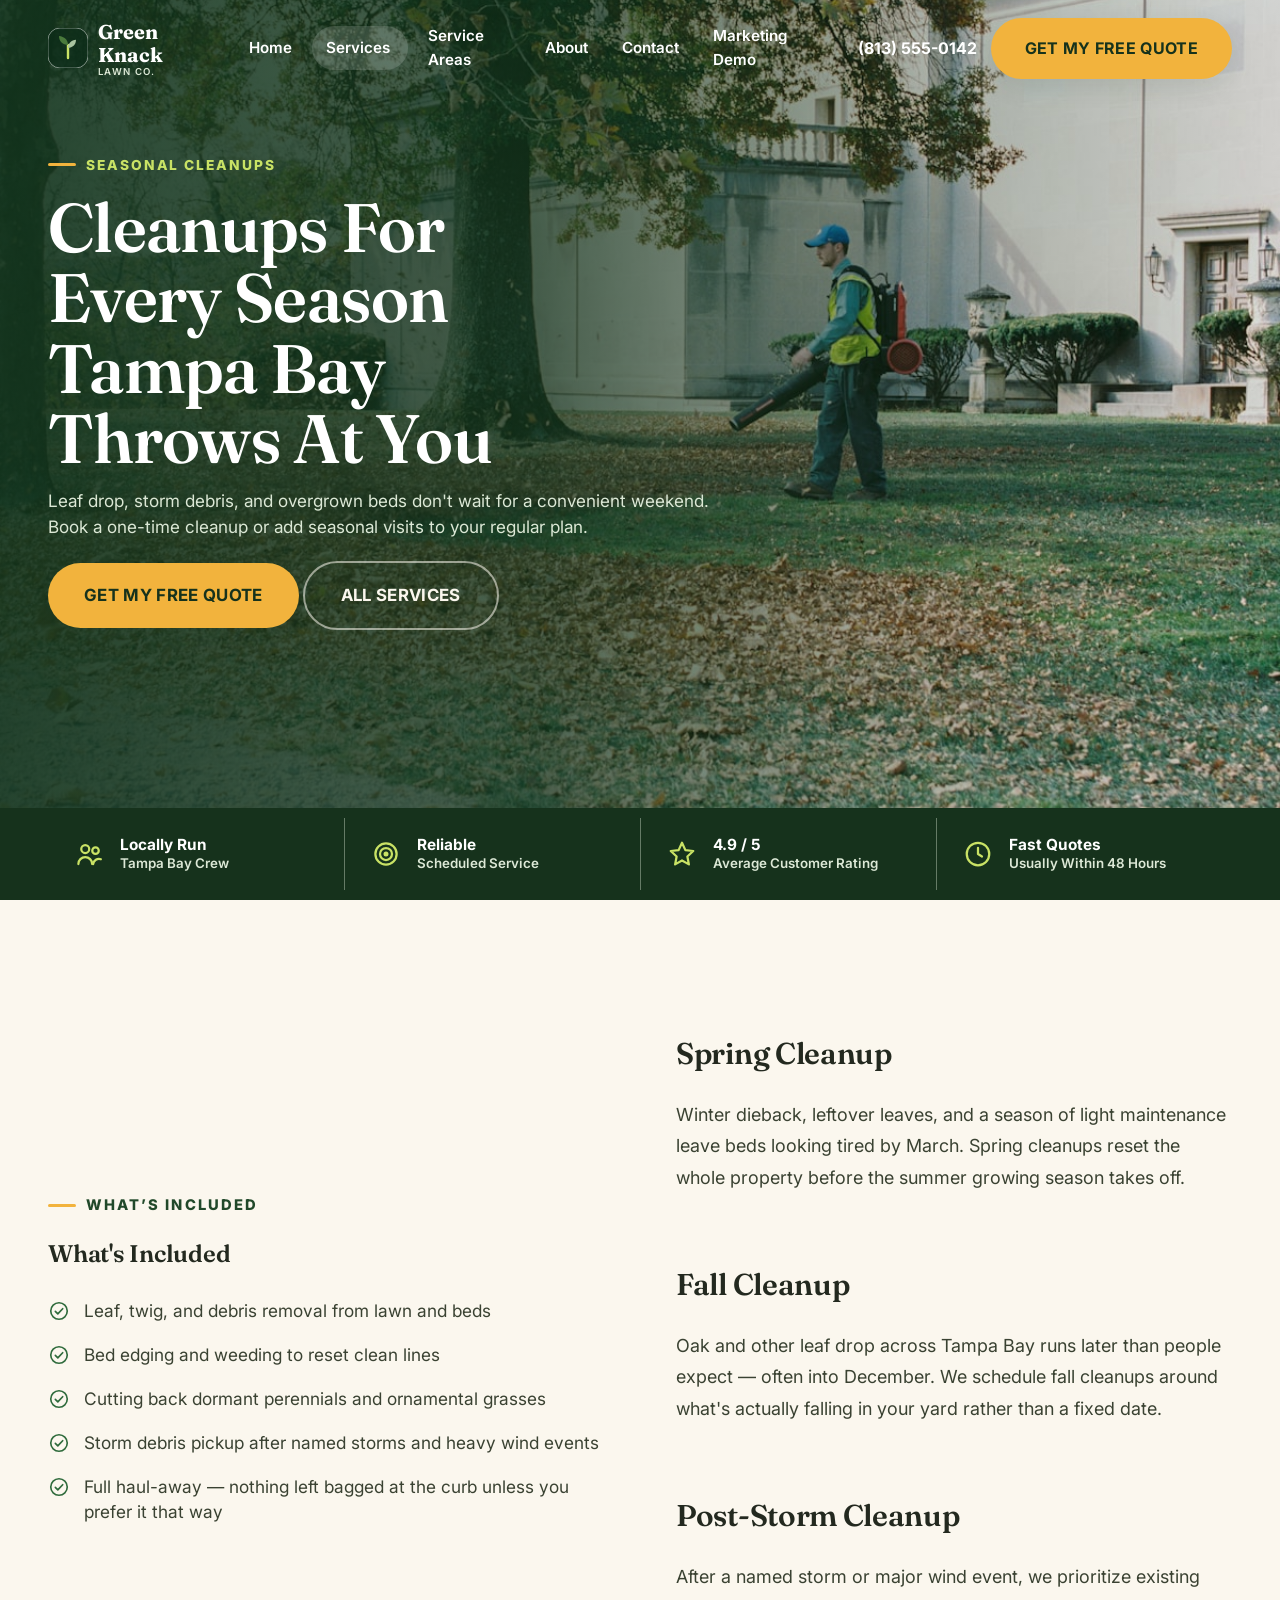
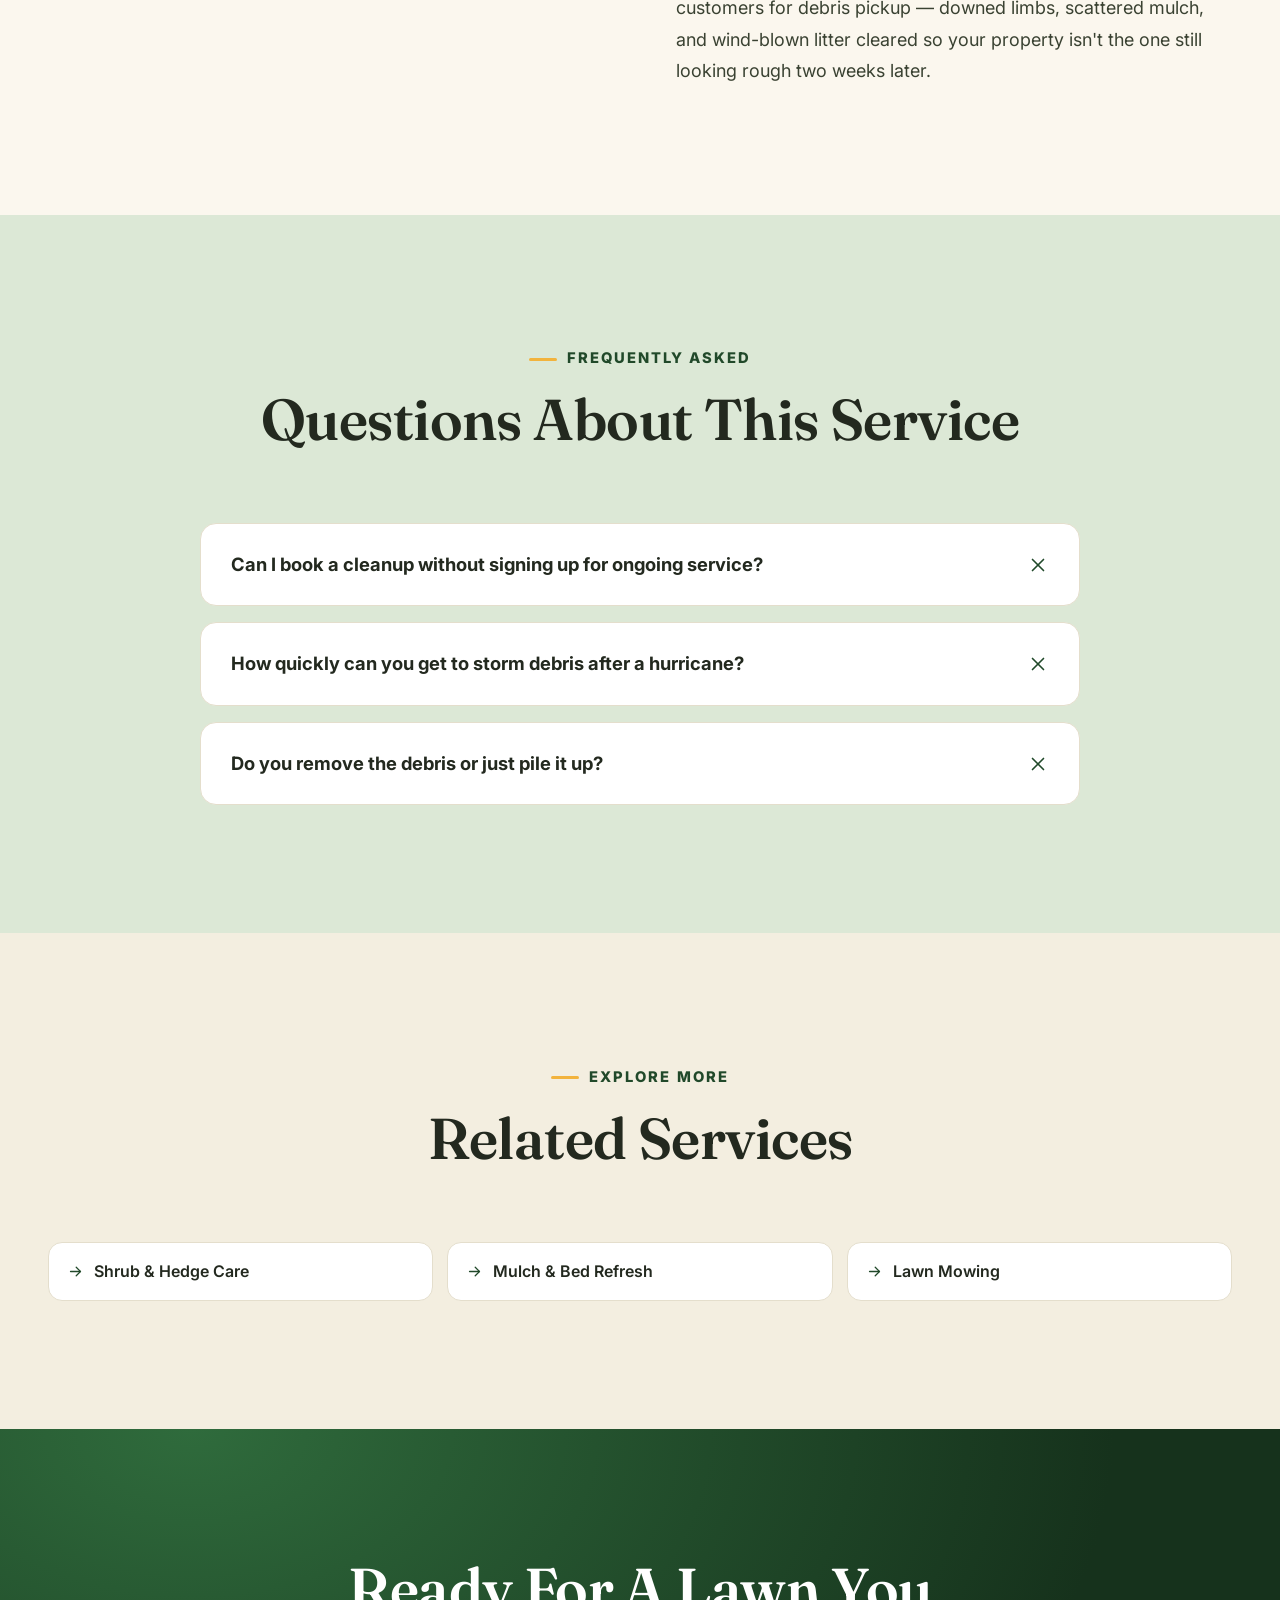
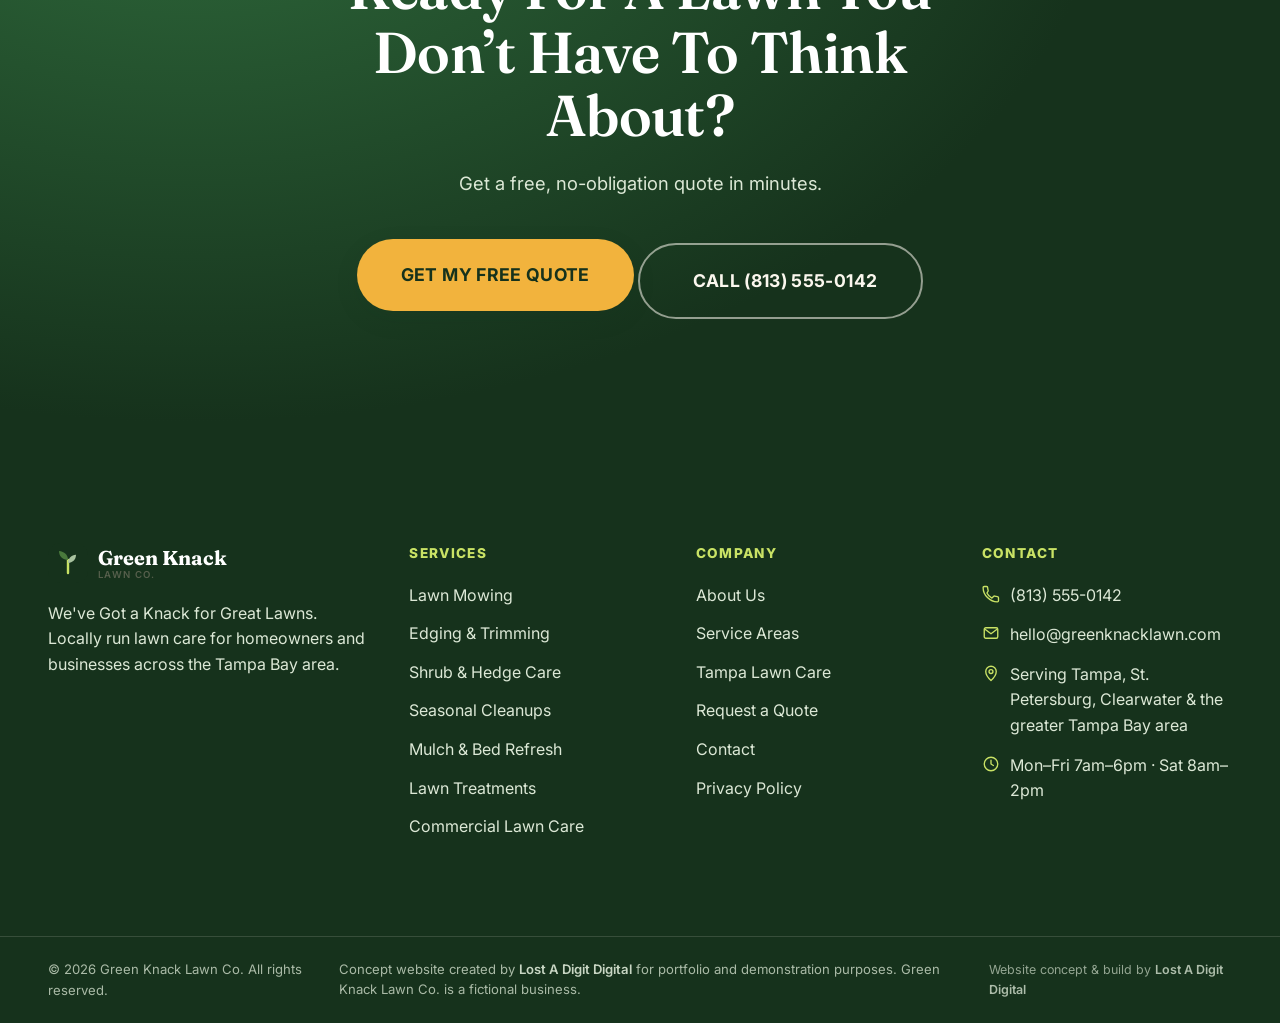
<file: services/seasonal-cleanup/index.html>
<!doctype html>
<html lang="en">
<head>
<meta charset="UTF-8">
<meta name="viewport" content="width=device-width, initial-scale=1">
<title>Seasonal & Storm Cleanup Service in Tampa Bay | Green Knack Lawn Co.</title>
<meta name="description" content="Spring, fall, and post-storm yard cleanups across Tampa Bay. One-time visits available, no ongoing service required.">
<link rel="canonical" href="https://lawn-service.lostadigitdigital.com/services/seasonal-cleanup/">
<meta name="robots" content="index,follow">
<meta property="og:type" content="website">
<meta property="og:site_name" content="Green Knack Lawn Co.">
<meta property="og:title" content="Seasonal & Storm Cleanup Service in Tampa Bay | Green Knack Lawn Co.">
<meta property="og:description" content="Spring, fall, and post-storm yard cleanups across Tampa Bay. One-time visits available, no ongoing service required.">
<meta property="og:url" content="https://lawn-service.lostadigitdigital.com/services/seasonal-cleanup/">
<meta property="og:image" content="https://lawn-service.lostadigitdigital.com/images/og-cover.jpg">
<meta name="twitter:card" content="summary_large_image">
<meta name="twitter:title" content="Seasonal & Storm Cleanup Service in Tampa Bay | Green Knack Lawn Co.">
<meta name="twitter:description" content="Spring, fall, and post-storm yard cleanups across Tampa Bay. One-time visits available, no ongoing service required.">
<meta name="twitter:image" content="https://lawn-service.lostadigitdigital.com/images/og-cover.jpg">
<meta name="theme-color" content="#16321C">
<link rel="icon" href="/favicon.svg" type="image/svg+xml">
<link rel="apple-touch-icon" href="/images/apple-touch-icon.png">
<link rel="manifest" href="/manifest.json">
<link rel="preconnect" href="https://fonts.googleapis.com">
<link rel="preconnect" href="https://fonts.gstatic.com" crossorigin>
<link href="https://fonts.googleapis.com/css2?family=Fraunces:wght@500;600;700&family=Inter:wght@400;500;600;700;800&display=swap" rel="stylesheet">
<link rel="stylesheet" href="/css/styles.css?v=2.0.3">

<script type="application/ld+json">{"@context": "https://schema.org", "@type": "LocalBusiness", "@id": "https://lawn-service.lostadigitdigital.com/#business", "name": "Green Knack Lawn Co.", "description": "Residential and commercial lawn care serving the greater Tampa Bay, Florida area — mowing, hedge care, seasonal cleanups, and lawn treatments with no long-term contracts.", "url": "https://lawn-service.lostadigitdigital.com/", "telephone": "+18135550142", "email": "hello@greenknacklawn.com", "image": "https://lawn-service.lostadigitdigital.com/images/og-cover.jpg", "priceRange": "$$", "address": {"@type": "PostalAddress", "addressLocality": "Tampa", "addressRegion": "FL", "addressCountry": "US"}, "geo": {"@type": "GeoCoordinates", "latitude": 27.9506, "longitude": -82.4572}, "areaServed": [{"@type": "City", "name": "Tampa"}, {"@type": "City", "name": "South Tampa"}, {"@type": "City", "name": "Seminole Heights"}, {"@type": "City", "name": "Carrollwood"}, {"@type": "City", "name": "Westchase"}, {"@type": "City", "name": "New Tampa"}, {"@type": "City", "name": "Brandon"}, {"@type": "City", "name": "Riverview"}, {"@type": "City", "name": "Valrico"}, {"@type": "City", "name": "St. Petersburg"}, {"@type": "City", "name": "Clearwater"}, {"@type": "City", "name": "Wesley Chapel"}, {"@type": "City", "name": "Dunedin"}, {"@type": "City", "name": "Safety Harbor"}, {"@type": "City", "name": "Temple Terrace"}, {"@type": "City", "name": "Town 'n' Country"}], "openingHoursSpecification": [{"@type": "OpeningHoursSpecification", "dayOfWeek": ["Monday", "Tuesday", "Wednesday", "Thursday", "Friday"], "opens": "07:00", "closes": "18:00"}, {"@type": "OpeningHoursSpecification", "dayOfWeek": ["Saturday"], "opens": "08:00", "closes": "14:00"}], "sameAs": []}</script>
<script type="application/ld+json">{"@context": "https://schema.org", "@type": "Service", "serviceType": "Yard debris and seasonal cleanup", "name": "Seasonal Cleanup", "description": "Spring, fall, and post-storm yard cleanups across Tampa Bay. One-time visits available, no ongoing service required.", "url": "https://lawn-service.lostadigitdigital.com/services/seasonal-cleanup/", "provider": {"@id": "https://lawn-service.lostadigitdigital.com/#business"}, "areaServed": [{"@type": "City", "name": "Tampa"}, {"@type": "City", "name": "South Tampa"}, {"@type": "City", "name": "Seminole Heights"}, {"@type": "City", "name": "Carrollwood"}, {"@type": "City", "name": "Westchase"}, {"@type": "City", "name": "New Tampa"}, {"@type": "City", "name": "Brandon"}, {"@type": "City", "name": "Riverview"}, {"@type": "City", "name": "Valrico"}, {"@type": "City", "name": "St. Petersburg"}, {"@type": "City", "name": "Clearwater"}, {"@type": "City", "name": "Wesley Chapel"}, {"@type": "City", "name": "Dunedin"}, {"@type": "City", "name": "Safety Harbor"}, {"@type": "City", "name": "Temple Terrace"}, {"@type": "City", "name": "Town 'n' Country"}]}</script>
<script type="application/ld+json">{"@context": "https://schema.org", "@type": "FAQPage", "mainEntity": [{"@type": "Question", "name": "Can I book a cleanup without signing up for ongoing service?", "acceptedAnswer": {"@type": "Answer", "text": "Yes — seasonal and storm cleanups are available as one-time visits with no recurring commitment."}}, {"@type": "Question", "name": "How quickly can you get to storm debris after a hurricane?", "acceptedAnswer": {"@type": "Answer", "text": "Existing customers are prioritized and typically scheduled within a few days of a storm passing."}}]}</script>
</head>
<body class="has-sticky-cta">

<a class="skip-link" href="#main">Skip to main content</a>
<header class="site-header">
  <div class="container site-header__inner">
    <a class="brand" href="/">
      <svg class="brand__mark" viewBox="0 0 40 40" fill="none" aria-hidden="true"><rect width="40" height="40" rx="12" fill="#16321C"/><path d="M20 30V17" stroke="#C9E265" stroke-width="2.4" stroke-linecap="round"/><path d="M20 17c0-5.2-3.6-8.4-9-9 0 5.6 3.8 8.6 9 9Z" fill="#4A7A3C"/><path d="M20 20c0-4.8 3.4-7.7 8-8.3 0 5.1-3.6 7.9-8 8.3Z" fill="#A9C3A0"/></svg>
      <span class="brand__name">Green Knack<small>Lawn Co.</small></span>
    </a>
    <nav class="main-nav" aria-label="Primary">
      <ul><li><a class="nav-link" href="/">Home</a></li><li class="has-dropdown"><a class="nav-link" href="/services/" aria-current="page">Services <svg viewBox="0 0 24 24" fill="none" stroke="currentColor" stroke-width="1.8" stroke-linecap="round" stroke-linejoin="round" aria-hidden="true"><path d="m6 9 6 6 6-6"/></svg></a><div class="dropdown"><a href="/services/lawn-mowing/"><svg class="svg-mini" viewBox="0 0 24 24" fill="none" stroke="currentColor" stroke-width="1.8" stroke-linecap="round" stroke-linejoin="round" aria-hidden="true"><path d="m9 6 6 6-6 6"/></svg>Lawn Mowing</a><a href="/services/shrub-hedge-care/"><svg class="svg-mini" viewBox="0 0 24 24" fill="none" stroke="currentColor" stroke-width="1.8" stroke-linecap="round" stroke-linejoin="round" aria-hidden="true"><path d="m9 6 6 6-6 6"/></svg>Shrub & Hedge Care</a><a href="/services/seasonal-cleanup/"><svg class="svg-mini" viewBox="0 0 24 24" fill="none" stroke="currentColor" stroke-width="1.8" stroke-linecap="round" stroke-linejoin="round" aria-hidden="true"><path d="m9 6 6 6-6 6"/></svg>Seasonal Cleanups</a><a href="/services/commercial-lawn-care/"><svg class="svg-mini" viewBox="0 0 24 24" fill="none" stroke="currentColor" stroke-width="1.8" stroke-linecap="round" stroke-linejoin="round" aria-hidden="true"><path d="m9 6 6 6-6 6"/></svg>Commercial Lawn Care</a><a class="dropdown-all" href="/services/">All Services <svg viewBox="0 0 24 24" fill="none" stroke="currentColor" stroke-width="1.8" stroke-linecap="round" stroke-linejoin="round" aria-hidden="true"><path d="M5 12h14"/><path d="m13 6 6 6-6 6"/></svg></a></div></li><li><a class="nav-link" href="/service-areas/">Service Areas</a></li><li><a class="nav-link" href="/about/">About</a></li><li><a class="nav-link" href="/contact/">Contact</a></li><li><a class="nav-link" href="/marketing-demo/">Marketing Demo</a></li></ul>
    </nav>
    <div class="header-cta">
      <a class="header-phone" href="tel:+18135550142"><svg viewBox="0 0 24 24" fill="none" stroke="currentColor" stroke-width="1.8" stroke-linecap="round" stroke-linejoin="round" aria-hidden="true"><path d="M6.6 10.8a13 13 0 0 0 6.6 6.6l2.2-2.2a1.5 1.5 0 0 1 1.5-.4c1.1.4 2.3.6 3.6.6a1.5 1.5 0 0 1 1.5 1.5V21a1.5 1.5 0 0 1-1.5 1.5C10.6 22.5 1.5 13.4 1.5 3.5A1.5 1.5 0 0 1 3 2h3.1a1.5 1.5 0 0 1 1.5 1.5c0 1.3.2 2.5.6 3.6a1.5 1.5 0 0 1-.4 1.5Z"/></svg> (813) 555-0142</a>
      <a class="btn btn-primary" href="/quote/">Get My Free Quote</a>
    </div>
    <button class="nav-toggle" data-nav-toggle type="button" aria-label="Open menu" aria-expanded="false">
      <svg class="icon-open" viewBox="0 0 24 24" fill="none" stroke="currentColor" stroke-width="1.8" stroke-linecap="round" stroke-linejoin="round" aria-hidden="true"><path d="M4 7h16"/><path d="M4 12h16"/><path d="M4 17h16"/></svg><svg class="icon-close" viewBox="0 0 24 24" fill="none" stroke="currentColor" stroke-width="1.8" stroke-linecap="round" stroke-linejoin="round" aria-hidden="true"><path d="m6 6 12 12"/><path d="m18 6-12 12"/></svg>
    </button>
  </div>
  <div class="mobile-nav" id="mobile-nav">
    <ul>
      <li><a class="nav-link" href="/">Home</a></li>
      <li class="mobile-has-sub">
        <div class="mobile-nav-row">
          <a class="nav-link" href="/services/">Services</a>
          <button class="mobile-sub-toggle" type="button" aria-expanded="false" aria-controls="mobile-sub-services" data-sub-toggle>
            <svg viewBox="0 0 24 24" fill="none" stroke="currentColor" stroke-width="1.8" stroke-linecap="round" stroke-linejoin="round" aria-hidden="true"><path d="m6 9 6 6 6-6"/></svg>
            <span class="visually-hidden">Toggle Services submenu</span>
          </button>
        </div>
        <div class="mobile-sub" id="mobile-sub-services"><div class="mobile-sub__inner"><a href="/services/lawn-mowing/">Lawn Mowing</a><a href="/services/shrub-hedge-care/">Shrub & Hedge Care</a><a href="/services/seasonal-cleanup/">Seasonal Cleanups</a><a href="/services/commercial-lawn-care/">Commercial Lawn Care</a></div></div>
      </li>
      <li><a class="nav-link" href="/service-areas/">Service Areas</a></li>
      <li><a class="nav-link" href="/about/">About</a></li>
      <li><a class="nav-link" href="/contact/">Contact</a></li>
      <li><a class="nav-link" href="/marketing-demo/">Marketing Demo</a></li>
    </ul>
    <div class="mobile-cta">
      <a class="header-phone" href="tel:+18135550142"><svg viewBox="0 0 24 24" fill="none" stroke="currentColor" stroke-width="1.8" stroke-linecap="round" stroke-linejoin="round" aria-hidden="true"><path d="M6.6 10.8a13 13 0 0 0 6.6 6.6l2.2-2.2a1.5 1.5 0 0 1 1.5-.4c1.1.4 2.3.6 3.6.6a1.5 1.5 0 0 1 1.5 1.5V21a1.5 1.5 0 0 1-1.5 1.5C10.6 22.5 1.5 13.4 1.5 3.5A1.5 1.5 0 0 1 3 2h3.1a1.5 1.5 0 0 1 1.5 1.5c0 1.3.2 2.5.6 3.6a1.5 1.5 0 0 1-.4 1.5Z"/></svg> (813) 555-0142</a>
      <a class="btn btn-primary btn-block" href="/quote/">Get My Free Quote</a>
    </div>
  </div>
</header>

<main id="main">

<nav class="breadcrumbs container" aria-label="Breadcrumb"><ol><li><a href="/">Home</a></li><li aria-hidden="true"><svg viewBox="0 0 24 24" fill="none" stroke="currentColor" stroke-width="1.8" stroke-linecap="round" stroke-linejoin="round" aria-hidden="true"><path d="m9 6 6 6-6 6"/></svg></li><li><a href="/services/">Services</a></li><li aria-hidden="true"><svg viewBox="0 0 24 24" fill="none" stroke="currentColor" stroke-width="1.8" stroke-linecap="round" stroke-linejoin="round" aria-hidden="true"><path d="m9 6 6 6-6 6"/></svg></li><li aria-current="page">Seasonal Cleanup</li></ol></nav>
<section class="service-hero">
  <img class="service-hero__bg" src="/images/photos/cleanup.jpg" style="object-position:68% 55%;" width="1200" height="804" alt="Crew member clearing fallen leaves with a backpack blower" loading="eager" fetchpriority="high" decoding="async">
  <div class="service-hero__overlay" aria-hidden="true"></div>
  <div class="service-hero__content">
      <span class="kicker">Seasonal Cleanups</span>
      <h1>Cleanups For Every Season Tampa Bay Throws At You</h1>
      <p>Leaf drop, storm debris, and overgrown beds don't wait for a convenient weekend. Book a one-time cleanup or add seasonal visits to your regular plan.</p>
      <div class="hero__ctas">
        <a class="btn btn-primary btn-lg" href="/quote/">Get My Free Quote</a>
        <a class="btn btn-secondary btn-lg" href="/services/">All Services</a>
      </div>
  </div>
</section>

<section>
  <div class="container split">
    <div>
      <span class="kicker">What&rsquo;s Included</span>
      <h2>What's Included</h2>
      <ul class="checklist" style="margin-top:24px;"><li><svg viewBox="0 0 24 24" fill="none" stroke="currentColor" stroke-width="1.8" stroke-linecap="round" stroke-linejoin="round" aria-hidden="true"><circle cx="12" cy="12" r="9"/><path d="m8 12.5 2.7 2.7L16 9.5"/></svg> <span>Leaf, twig, and debris removal from lawn and beds</span></li><li><svg viewBox="0 0 24 24" fill="none" stroke="currentColor" stroke-width="1.8" stroke-linecap="round" stroke-linejoin="round" aria-hidden="true"><circle cx="12" cy="12" r="9"/><path d="m8 12.5 2.7 2.7L16 9.5"/></svg> <span>Bed edging and weeding to reset clean lines</span></li><li><svg viewBox="0 0 24 24" fill="none" stroke="currentColor" stroke-width="1.8" stroke-linecap="round" stroke-linejoin="round" aria-hidden="true"><circle cx="12" cy="12" r="9"/><path d="m8 12.5 2.7 2.7L16 9.5"/></svg> <span>Cutting back dormant perennials and ornamental grasses</span></li><li><svg viewBox="0 0 24 24" fill="none" stroke="currentColor" stroke-width="1.8" stroke-linecap="round" stroke-linejoin="round" aria-hidden="true"><circle cx="12" cy="12" r="9"/><path d="m8 12.5 2.7 2.7L16 9.5"/></svg> <span>Storm debris pickup after named storms and heavy wind events</span></li><li><svg viewBox="0 0 24 24" fill="none" stroke="currentColor" stroke-width="1.8" stroke-linecap="round" stroke-linejoin="round" aria-hidden="true"><circle cx="12" cy="12" r="9"/><path d="m8 12.5 2.7 2.7L16 9.5"/></svg> <span>Full haul-away &mdash; nothing left bagged at the curb unless you prefer it that way</span></li></ul>
    </div>
    <div class="prose">
<h2>Spring Cleanup</h2>
<p>Winter dieback, leftover leaves, and a season of light maintenance leave beds looking tired by March. Spring cleanups reset the whole property before the summer growing season takes off.</p>
<h2>Fall Cleanup</h2>
<p>Oak and other leaf drop across Tampa Bay runs later than people expect &mdash; often into December. We schedule fall cleanups around what's actually falling in your yard rather than a fixed date.</p>
<h2>Post-Storm Cleanup</h2>
<p>After a named storm or major wind event, we prioritize existing customers for debris pickup &mdash; downed limbs, scattered mulch, and wind-blown litter cleared so your property isn't the one still looking rough two weeks later.</p>
</div>
  </div>
</section>

<section class="section-sage">
  <div class="container">
    <div class="section-head center">
      <span class="kicker">Frequently Asked</span>
      <h2>Questions About This Service</h2>
    </div>
    <div class="faq-list"><div class="faq-item reveal" data-open="false"><button class="faq-q" aria-expanded="false" aria-controls="faq-cleanup-0">Can I book a cleanup without signing up for ongoing service? <svg viewBox="0 0 24 24" fill="none" stroke="currentColor" stroke-width="1.8" stroke-linecap="round" stroke-linejoin="round" aria-hidden="true"><path d="m6 6 12 12"/><path d="m18 6-12 12"/></svg></button><div class="faq-a" id="faq-cleanup-0"><div class="faq-a-inner"><p>Yes &mdash; seasonal and storm cleanups are available as one-time visits with no recurring commitment.</p></div></div></div><div class="faq-item reveal" data-open="false"><button class="faq-q" aria-expanded="false" aria-controls="faq-cleanup-1">How quickly can you get to storm debris after a hurricane? <svg viewBox="0 0 24 24" fill="none" stroke="currentColor" stroke-width="1.8" stroke-linecap="round" stroke-linejoin="round" aria-hidden="true"><path d="m6 6 12 12"/><path d="m18 6-12 12"/></svg></button><div class="faq-a" id="faq-cleanup-1"><div class="faq-a-inner"><p>Existing customers are prioritized and typically scheduled within a few days of a storm passing, depending on road access and how widespread the damage is. New customers are worked in as capacity allows.</p></div></div></div><div class="faq-item reveal" data-open="false"><button class="faq-q" aria-expanded="false" aria-controls="faq-cleanup-2">Do you remove the debris or just pile it up? <svg viewBox="0 0 24 24" fill="none" stroke="currentColor" stroke-width="1.8" stroke-linecap="round" stroke-linejoin="round" aria-hidden="true"><path d="m6 6 12 12"/><path d="m18 6-12 12"/></svg></button><div class="faq-a" id="faq-cleanup-2"><div class="faq-a-inner"><p>We haul debris off the property as part of the service. If your municipality requires curbside placement for a bulk pickup program, we can leave it bagged and staged there instead &mdash; just let us know.</p></div></div></div></div>
  </div>
</section>

<section class="section-alt">
  <div class="container">
    <div class="section-head center">
      <span class="kicker">Explore More</span>
      <h2>Related Services</h2>
    </div>
    <div class="area-list" style="grid-template-columns:repeat(auto-fit,minmax(220px,1fr));"><a class="area-chip is-link" href="/services/shrub-hedge-care/" style="justify-content:flex-start;"><svg viewBox="0 0 24 24" fill="none" stroke="currentColor" stroke-width="1.8" stroke-linecap="round" stroke-linejoin="round" aria-hidden="true"><path d="M5 12h14"/><path d="m13 6 6 6-6 6"/></svg> Shrub & Hedge Care</a><a class="area-chip is-link" href="/services/#mulch-bed-refresh" style="justify-content:flex-start;"><svg viewBox="0 0 24 24" fill="none" stroke="currentColor" stroke-width="1.8" stroke-linecap="round" stroke-linejoin="round" aria-hidden="true"><path d="M5 12h14"/><path d="m13 6 6 6-6 6"/></svg> Mulch & Bed Refresh</a><a class="area-chip is-link" href="/services/lawn-mowing/" style="justify-content:flex-start;"><svg viewBox="0 0 24 24" fill="none" stroke="currentColor" stroke-width="1.8" stroke-linecap="round" stroke-linejoin="round" aria-hidden="true"><path d="M5 12h14"/><path d="m13 6 6 6-6 6"/></svg> Lawn Mowing</a></div>
  </div>
</section>

<section class="cta-band">
  <div class="container cta-band__inner">
    <h2>Ready For A Lawn You Don&rsquo;t Have To Think About?</h2>
    <p>Get a free, no-obligation quote in minutes.</p>
    <div class="hero__ctas">
      <a class="btn btn-primary btn-lg" href="/quote/">Get My Free Quote</a>
      <a class="btn btn-secondary btn-lg" href="tel:+18135550142"><svg viewBox="0 0 24 24" fill="none" stroke="currentColor" stroke-width="1.8" stroke-linecap="round" stroke-linejoin="round" aria-hidden="true"><path d="M6.6 10.8a13 13 0 0 0 6.6 6.6l2.2-2.2a1.5 1.5 0 0 1 1.5-.4c1.1.4 2.3.6 3.6.6a1.5 1.5 0 0 1 1.5 1.5V21a1.5 1.5 0 0 1-1.5 1.5C10.6 22.5 1.5 13.4 1.5 3.5A1.5 1.5 0 0 1 3 2h3.1a1.5 1.5 0 0 1 1.5 1.5c0 1.3.2 2.5.6 3.6a1.5 1.5 0 0 1-.4 1.5Z"/></svg> Call (813) 555-0142</a>
    </div>
  </div>
</section>

</main>

<footer class="site-footer">
  <div class="container footer-top">
    <div class="footer-brand">
      <a class="brand" href="/">
        <svg class="brand__mark" viewBox="0 0 40 40" fill="none" aria-hidden="true"><rect width="40" height="40" rx="12" fill="#16321C"/><path d="M20 30V17" stroke="#C9E265" stroke-width="2.4" stroke-linecap="round"/><path d="M20 17c0-5.2-3.6-8.4-9-9 0 5.6 3.8 8.6 9 9Z" fill="#4A7A3C"/><path d="M20 20c0-4.8 3.4-7.7 8-8.3 0 5.1-3.6 7.9-8 8.3Z" fill="#A9C3A0"/></svg>
        <span class="brand__name">Green Knack<small>Lawn Co.</small></span>
      </a>
      <p>We've Got a Knack for Great Lawns. Locally run lawn care for homeowners and businesses across the Tampa Bay area.</p>
    </div>
    <div>
      <p class="footer-heading">Services</p>
      <ul class="footer-links">
        <li><a href="/services/lawn-mowing/">Lawn Mowing</a></li>
        <li><a href="/services/#edging-trimming">Edging &amp; Trimming</a></li>
        <li><a href="/services/shrub-hedge-care/">Shrub &amp; Hedge Care</a></li>
        <li><a href="/services/seasonal-cleanup/">Seasonal Cleanups</a></li>
        <li><a href="/services/#mulch-bed-refresh">Mulch &amp; Bed Refresh</a></li>
        <li><a href="/services/#lawn-treatments">Lawn Treatments</a></li>
        <li><a href="/services/commercial-lawn-care/">Commercial Lawn Care</a></li>
      </ul>
    </div>
    <div>
      <p class="footer-heading">Company</p>
      <ul class="footer-links">
        <li><a href="/about/">About Us</a></li>
        <li><a href="/service-areas/">Service Areas</a></li>
        <li><a href="/service-areas/tampa/">Tampa Lawn Care</a></li>
        <li><a href="/quote/">Request a Quote</a></li>
        <li><a href="/contact/">Contact</a></li>
        <li><a href="/privacy-policy/">Privacy Policy</a></li>
      </ul>
    </div>
    <div>
      <p class="footer-heading">Contact</p>
      <ul class="footer-contact">
        <li><svg viewBox="0 0 24 24" fill="none" stroke="currentColor" stroke-width="1.8" stroke-linecap="round" stroke-linejoin="round" aria-hidden="true"><path d="M6.6 10.8a13 13 0 0 0 6.6 6.6l2.2-2.2a1.5 1.5 0 0 1 1.5-.4c1.1.4 2.3.6 3.6.6a1.5 1.5 0 0 1 1.5 1.5V21a1.5 1.5 0 0 1-1.5 1.5C10.6 22.5 1.5 13.4 1.5 3.5A1.5 1.5 0 0 1 3 2h3.1a1.5 1.5 0 0 1 1.5 1.5c0 1.3.2 2.5.6 3.6a1.5 1.5 0 0 1-.4 1.5Z"/></svg> <a href="tel:+18135550142">(813) 555-0142</a></li>
        <li><svg viewBox="0 0 24 24" fill="none" stroke="currentColor" stroke-width="1.8" stroke-linecap="round" stroke-linejoin="round" aria-hidden="true"><rect x="3" y="5" width="18" height="14" rx="2"/><path d="m4 7 8 6 8-6"/></svg> <a href="mailto:hello@greenknacklawn.com">hello@greenknacklawn.com</a></li>
        <li><svg viewBox="0 0 24 24" fill="none" stroke="currentColor" stroke-width="1.8" stroke-linecap="round" stroke-linejoin="round" aria-hidden="true"><path d="M12 22s7-6.4 7-12a7 7 0 1 0-14 0c0 5.6 7 12 7 12Z"/><circle cx="12" cy="10" r="2.6"/></svg> <span>Serving Tampa, St. Petersburg, Clearwater &amp; the greater Tampa Bay area</span></li>
        <li><svg viewBox="0 0 24 24" fill="none" stroke="currentColor" stroke-width="1.8" stroke-linecap="round" stroke-linejoin="round" aria-hidden="true"><circle cx="12" cy="12" r="9"/><path d="M12 7v5l3.2 2"/></svg> <span>Mon&ndash;Fri 7am&ndash;6pm &middot; Sat 8am&ndash;2pm</span></li>
      </ul>
    </div>
  </div>
  <div class="container footer-bottom">
    <p>&copy; <span data-year>2026</span> Green Knack Lawn Co. All rights reserved.</p>
    <p class="footer-disclosure">Concept website created by <a href="https://lostadigitdigital.com">Lost A Digit Digital</a> for portfolio and demonstration purposes. Green Knack Lawn Co. is a fictional business.</p>
    <p class="footer-credit">Website concept &amp; build by <a href="https://lostadigitdigital.com">Lost A Digit Digital</a></p>
  </div>
</footer>

<a class="mobile-sticky-cta" href="/quote/"><svg viewBox="0 0 24 24" fill="none" stroke="currentColor" stroke-width="1.8" stroke-linecap="round" stroke-linejoin="round" aria-hidden="true"><path d="M12 3v4"/><path d="M12 17v4"/><path d="M3 12h4"/><path d="M17 12h4"/><path d="m6 6 2.8 2.8"/><path d="m15.2 15.2 2.8 2.8"/><path d="m18 6-2.8 2.8"/><path d="m8.8 15.2-2.8 2.8"/></svg> Free Quote</a>

<script src="/js/site.js" defer></script>

</body>
</html>
</file>
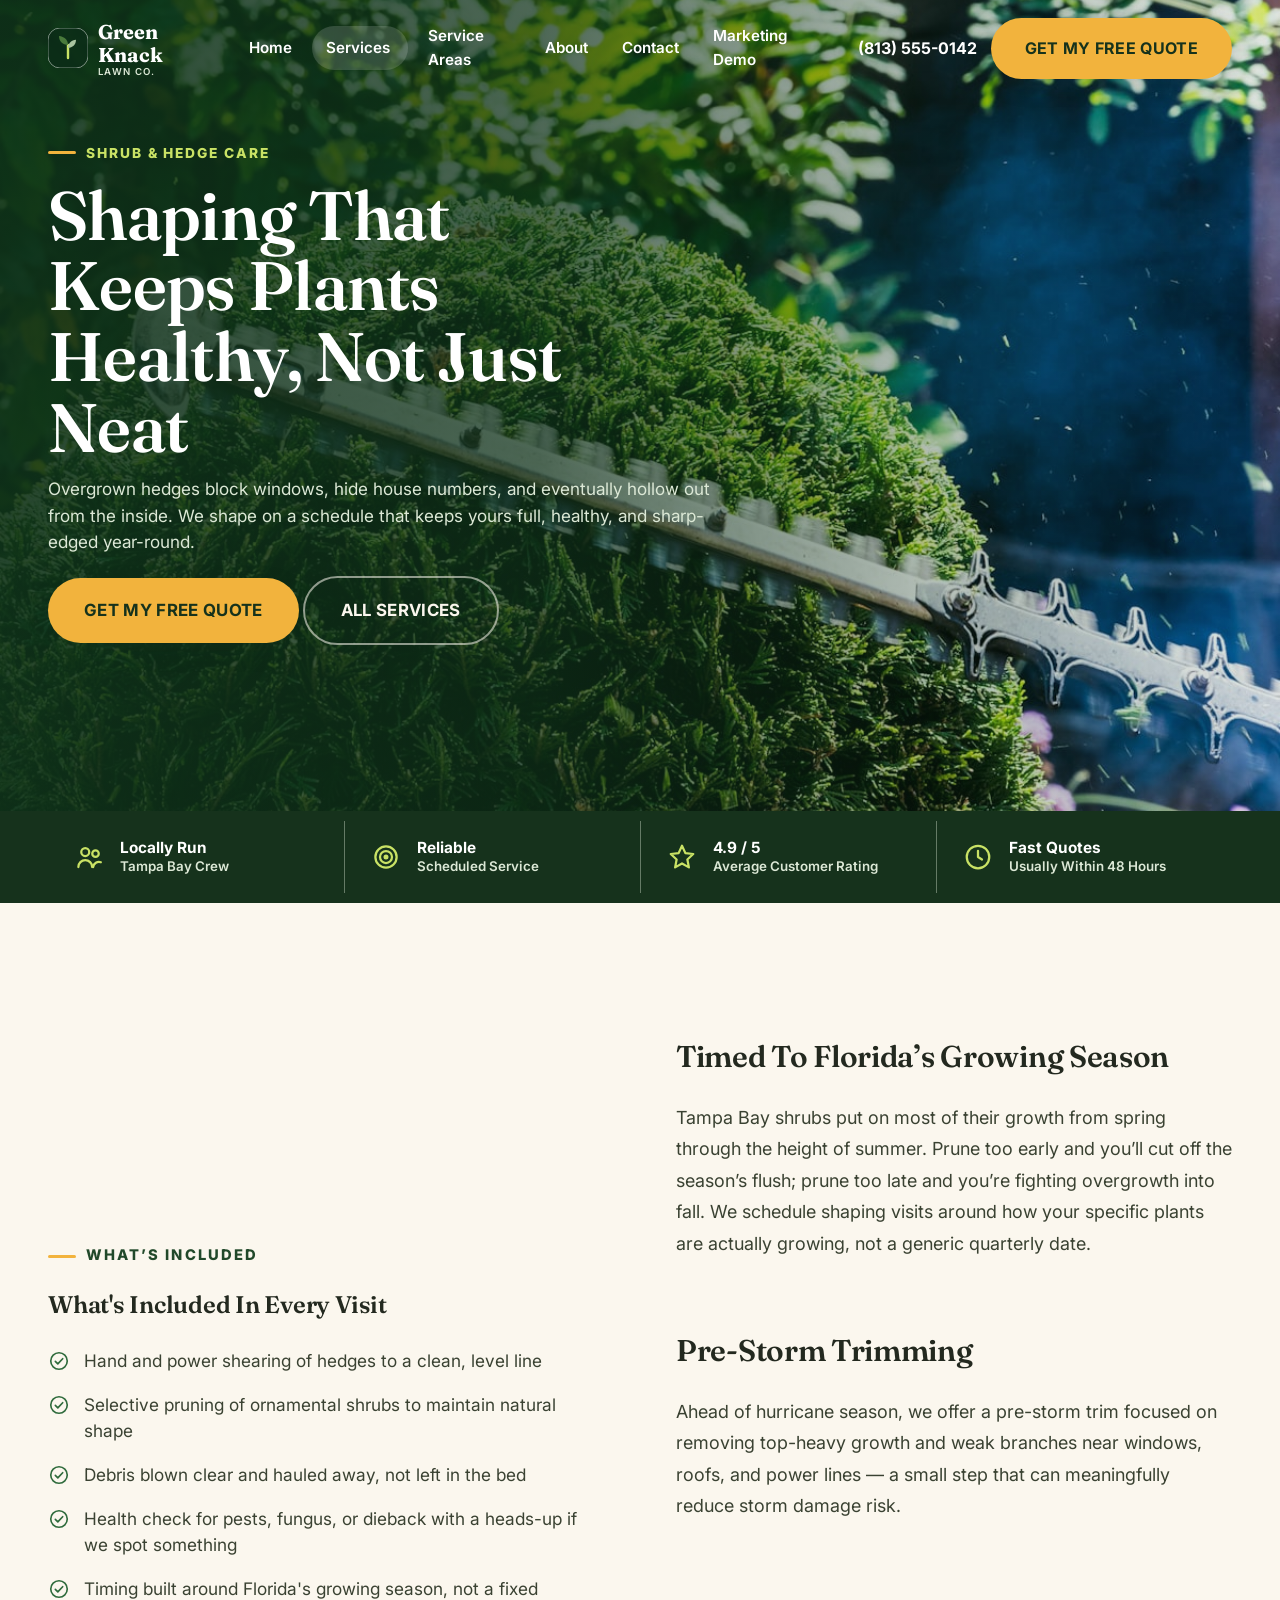
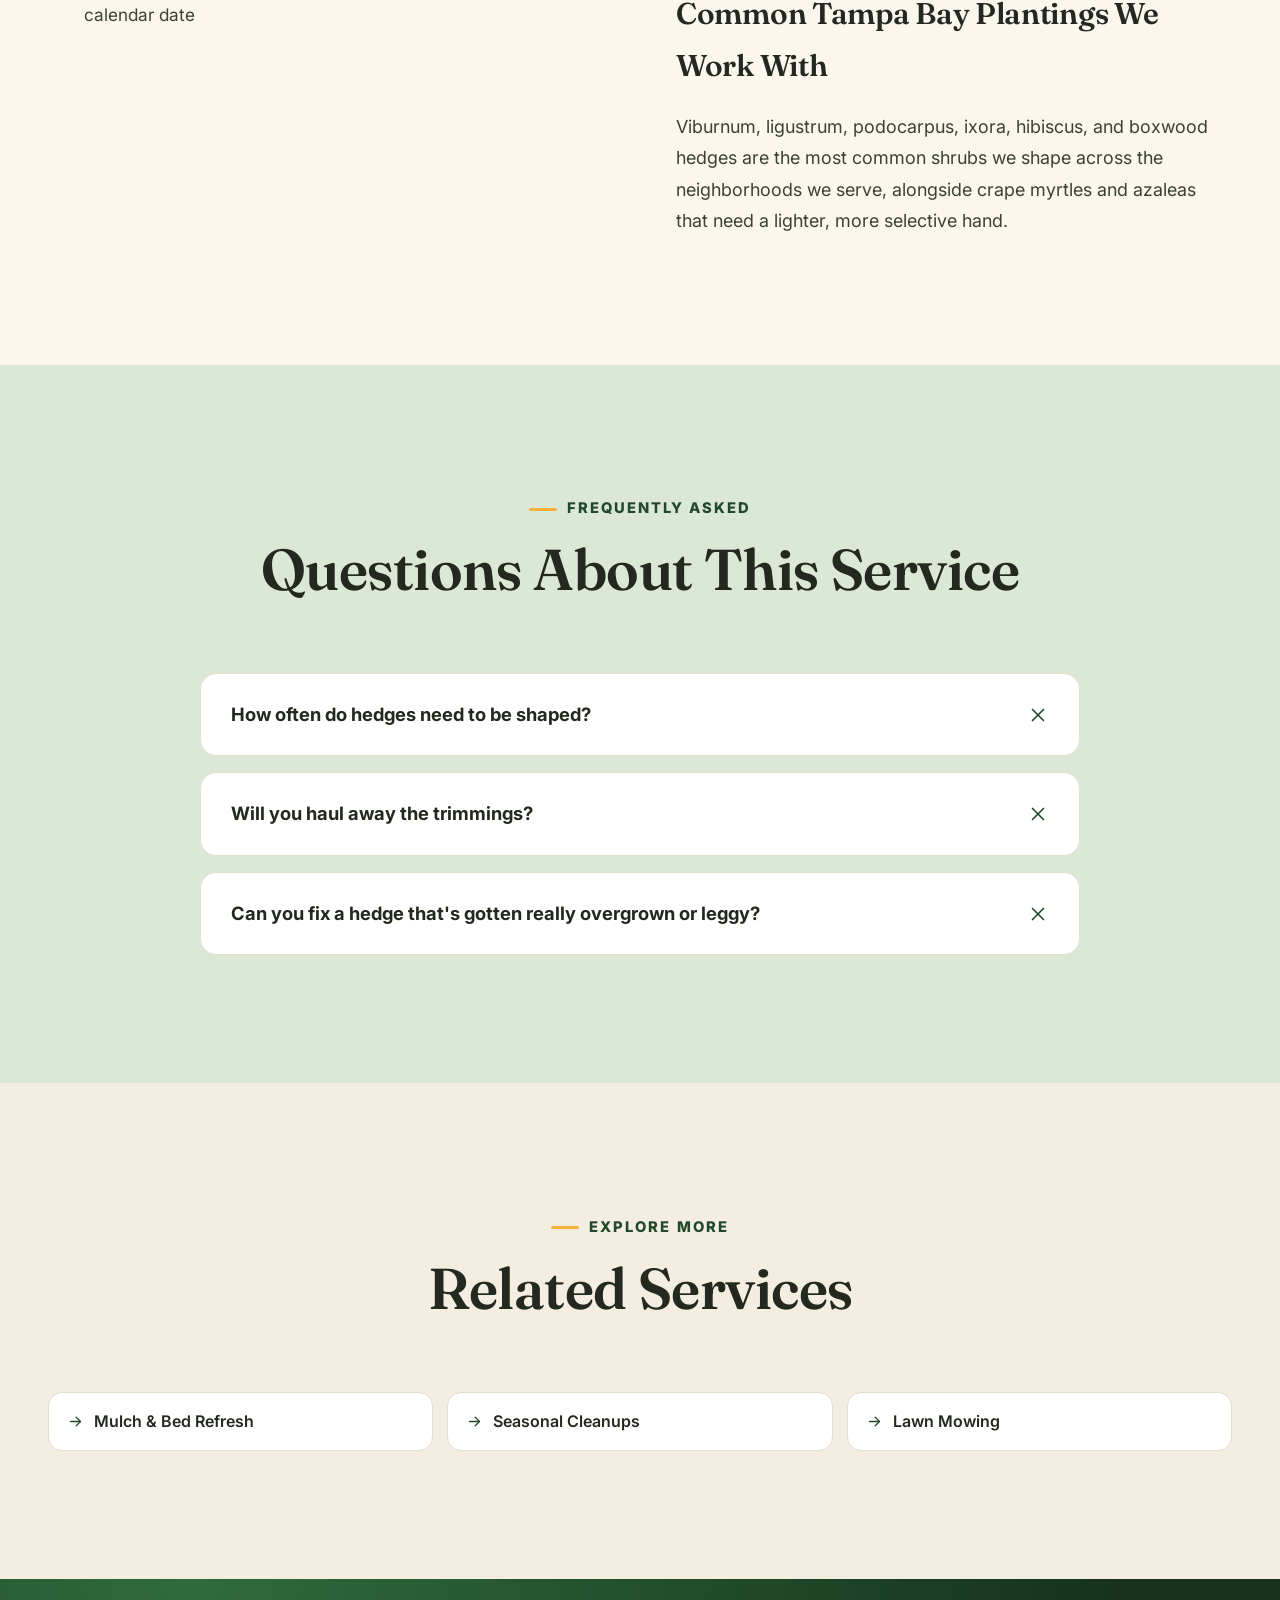
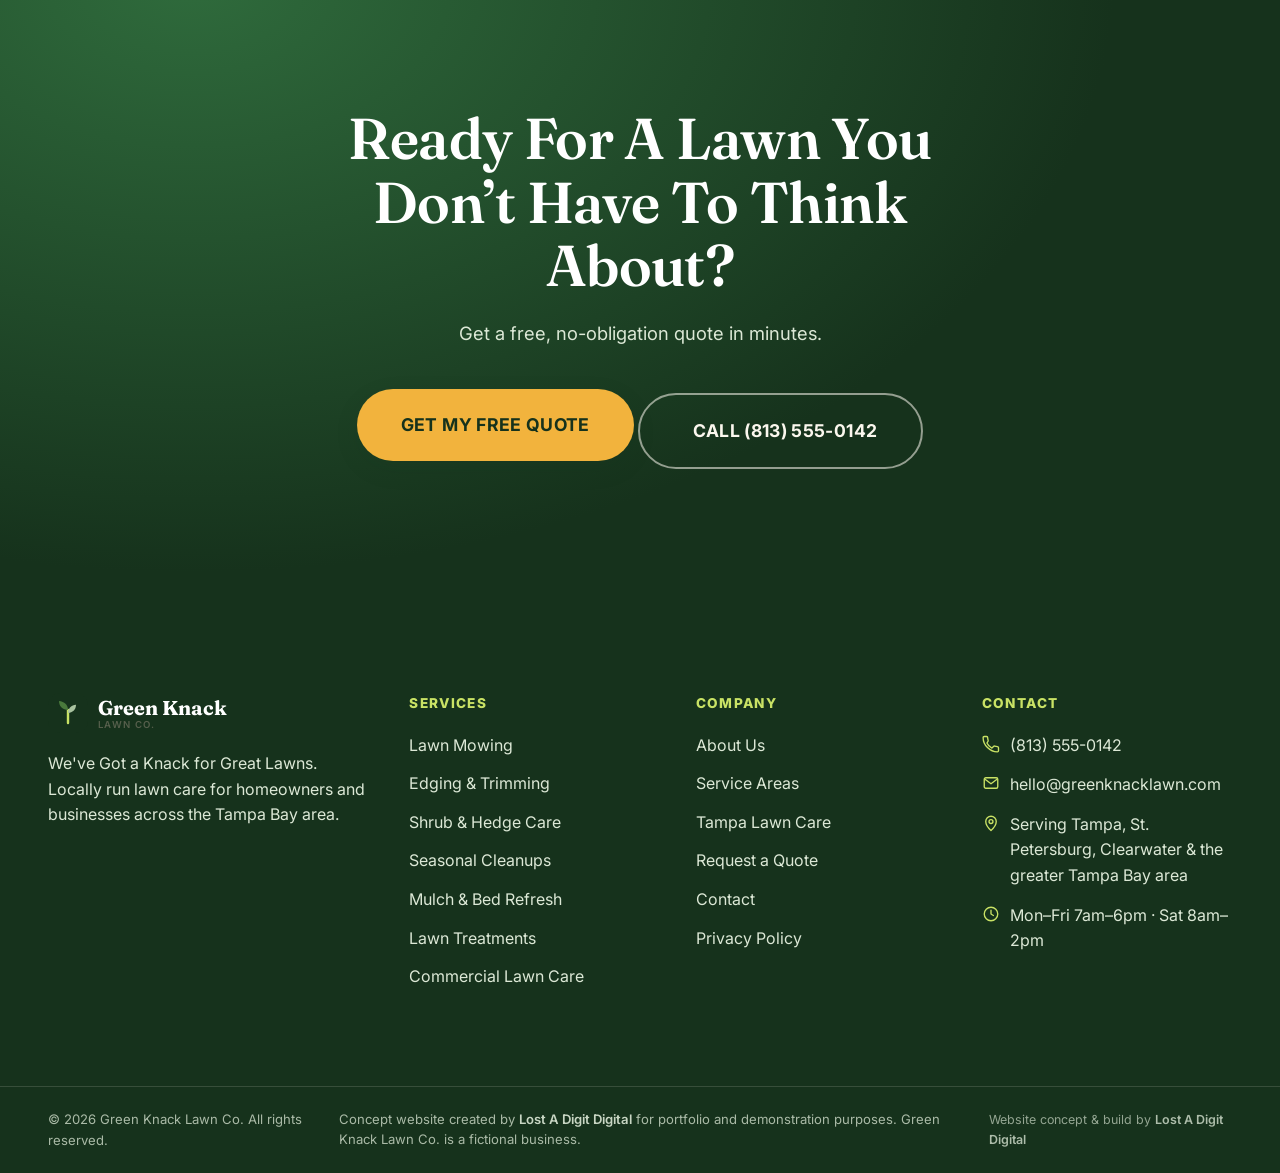
<file: services/shrub-hedge-care/index.html>
<!doctype html>
<html lang="en">
<head>
<meta charset="UTF-8">
<meta name="viewport" content="width=device-width, initial-scale=1">
<title>Shrub & Hedge Care in Tampa Bay | Green Knack Lawn Co.</title>
<meta name="description" content="Hedge shaping and shrub pruning timed to Florida's growing season, plus pre-storm trimming ahead of hurricane season across Tampa Bay.">
<link rel="canonical" href="https://lawn-service.lostadigitdigital.com/services/shrub-hedge-care/">
<meta name="robots" content="index,follow">
<meta property="og:type" content="website">
<meta property="og:site_name" content="Green Knack Lawn Co.">
<meta property="og:title" content="Shrub & Hedge Care in Tampa Bay | Green Knack Lawn Co.">
<meta property="og:description" content="Hedge shaping and shrub pruning timed to Florida's growing season, plus pre-storm trimming ahead of hurricane season across Tampa Bay.">
<meta property="og:url" content="https://lawn-service.lostadigitdigital.com/services/shrub-hedge-care/">
<meta property="og:image" content="https://lawn-service.lostadigitdigital.com/images/og-cover.jpg">
<meta name="twitter:card" content="summary_large_image">
<meta name="twitter:title" content="Shrub & Hedge Care in Tampa Bay | Green Knack Lawn Co.">
<meta name="twitter:description" content="Hedge shaping and shrub pruning timed to Florida's growing season, plus pre-storm trimming ahead of hurricane season across Tampa Bay.">
<meta name="twitter:image" content="https://lawn-service.lostadigitdigital.com/images/og-cover.jpg">
<meta name="theme-color" content="#16321C">
<link rel="icon" href="/favicon.svg" type="image/svg+xml">
<link rel="apple-touch-icon" href="/images/apple-touch-icon.png">
<link rel="manifest" href="/manifest.json">
<link rel="preconnect" href="https://fonts.googleapis.com">
<link rel="preconnect" href="https://fonts.gstatic.com" crossorigin>
<link href="https://fonts.googleapis.com/css2?family=Fraunces:wght@500;600;700&family=Inter:wght@400;500;600;700;800&display=swap" rel="stylesheet">
<link rel="stylesheet" href="/css/styles.css?v=2.0.3">

<script type="application/ld+json">{"@context": "https://schema.org", "@type": "LocalBusiness", "@id": "https://lawn-service.lostadigitdigital.com/#business", "name": "Green Knack Lawn Co.", "description": "Residential and commercial lawn care serving the greater Tampa Bay, Florida area — mowing, hedge care, seasonal cleanups, and lawn treatments with no long-term contracts.", "url": "https://lawn-service.lostadigitdigital.com/", "telephone": "+18135550142", "email": "hello@greenknacklawn.com", "image": "https://lawn-service.lostadigitdigital.com/images/og-cover.jpg", "priceRange": "$$", "address": {"@type": "PostalAddress", "addressLocality": "Tampa", "addressRegion": "FL", "addressCountry": "US"}, "geo": {"@type": "GeoCoordinates", "latitude": 27.9506, "longitude": -82.4572}, "areaServed": [{"@type": "City", "name": "Tampa"}, {"@type": "City", "name": "South Tampa"}, {"@type": "City", "name": "Seminole Heights"}, {"@type": "City", "name": "Carrollwood"}, {"@type": "City", "name": "Westchase"}, {"@type": "City", "name": "New Tampa"}, {"@type": "City", "name": "Brandon"}, {"@type": "City", "name": "Riverview"}, {"@type": "City", "name": "Valrico"}, {"@type": "City", "name": "St. Petersburg"}, {"@type": "City", "name": "Clearwater"}, {"@type": "City", "name": "Wesley Chapel"}, {"@type": "City", "name": "Dunedin"}, {"@type": "City", "name": "Safety Harbor"}, {"@type": "City", "name": "Temple Terrace"}, {"@type": "City", "name": "Town 'n' Country"}], "openingHoursSpecification": [{"@type": "OpeningHoursSpecification", "dayOfWeek": ["Monday", "Tuesday", "Wednesday", "Thursday", "Friday"], "opens": "07:00", "closes": "18:00"}, {"@type": "OpeningHoursSpecification", "dayOfWeek": ["Saturday"], "opens": "08:00", "closes": "14:00"}], "sameAs": []}</script>
<script type="application/ld+json">{"@context": "https://schema.org", "@type": "Service", "serviceType": "Shrub pruning and hedge shaping", "name": "Shrub & Hedge Care", "description": "Hedge shaping and shrub pruning timed to Florida's growing season, plus pre-storm trimming ahead of hurricane season across Tampa Bay.", "url": "https://lawn-service.lostadigitdigital.com/services/shrub-hedge-care/", "provider": {"@id": "https://lawn-service.lostadigitdigital.com/#business"}, "areaServed": [{"@type": "City", "name": "Tampa"}, {"@type": "City", "name": "South Tampa"}, {"@type": "City", "name": "Seminole Heights"}, {"@type": "City", "name": "Carrollwood"}, {"@type": "City", "name": "Westchase"}, {"@type": "City", "name": "New Tampa"}, {"@type": "City", "name": "Brandon"}, {"@type": "City", "name": "Riverview"}, {"@type": "City", "name": "Valrico"}, {"@type": "City", "name": "St. Petersburg"}, {"@type": "City", "name": "Clearwater"}, {"@type": "City", "name": "Wesley Chapel"}, {"@type": "City", "name": "Dunedin"}, {"@type": "City", "name": "Safety Harbor"}, {"@type": "City", "name": "Temple Terrace"}, {"@type": "City", "name": "Town 'n' Country"}]}</script>
<script type="application/ld+json">{"@context": "https://schema.org", "@type": "FAQPage", "mainEntity": [{"@type": "Question", "name": "How often do hedges need to be shaped?", "acceptedAnswer": {"@type": "Answer", "text": "Most Tampa Bay hedges hold their shape well with a visit every 4–6 weeks during peak growing season, roughly April through October."}}, {"@type": "Question", "name": "Will you haul away the trimmings?", "acceptedAnswer": {"@type": "Answer", "text": "Yes — all clippings and debris are bagged or hauled off the property."}}]}</script>
</head>
<body class="has-sticky-cta">

<a class="skip-link" href="#main">Skip to main content</a>
<header class="site-header">
  <div class="container site-header__inner">
    <a class="brand" href="/">
      <svg class="brand__mark" viewBox="0 0 40 40" fill="none" aria-hidden="true"><rect width="40" height="40" rx="12" fill="#16321C"/><path d="M20 30V17" stroke="#C9E265" stroke-width="2.4" stroke-linecap="round"/><path d="M20 17c0-5.2-3.6-8.4-9-9 0 5.6 3.8 8.6 9 9Z" fill="#4A7A3C"/><path d="M20 20c0-4.8 3.4-7.7 8-8.3 0 5.1-3.6 7.9-8 8.3Z" fill="#A9C3A0"/></svg>
      <span class="brand__name">Green Knack<small>Lawn Co.</small></span>
    </a>
    <nav class="main-nav" aria-label="Primary">
      <ul><li><a class="nav-link" href="/">Home</a></li><li class="has-dropdown"><a class="nav-link" href="/services/" aria-current="page">Services <svg viewBox="0 0 24 24" fill="none" stroke="currentColor" stroke-width="1.8" stroke-linecap="round" stroke-linejoin="round" aria-hidden="true"><path d="m6 9 6 6 6-6"/></svg></a><div class="dropdown"><a href="/services/lawn-mowing/"><svg class="svg-mini" viewBox="0 0 24 24" fill="none" stroke="currentColor" stroke-width="1.8" stroke-linecap="round" stroke-linejoin="round" aria-hidden="true"><path d="m9 6 6 6-6 6"/></svg>Lawn Mowing</a><a href="/services/shrub-hedge-care/"><svg class="svg-mini" viewBox="0 0 24 24" fill="none" stroke="currentColor" stroke-width="1.8" stroke-linecap="round" stroke-linejoin="round" aria-hidden="true"><path d="m9 6 6 6-6 6"/></svg>Shrub & Hedge Care</a><a href="/services/seasonal-cleanup/"><svg class="svg-mini" viewBox="0 0 24 24" fill="none" stroke="currentColor" stroke-width="1.8" stroke-linecap="round" stroke-linejoin="round" aria-hidden="true"><path d="m9 6 6 6-6 6"/></svg>Seasonal Cleanups</a><a href="/services/commercial-lawn-care/"><svg class="svg-mini" viewBox="0 0 24 24" fill="none" stroke="currentColor" stroke-width="1.8" stroke-linecap="round" stroke-linejoin="round" aria-hidden="true"><path d="m9 6 6 6-6 6"/></svg>Commercial Lawn Care</a><a class="dropdown-all" href="/services/">All Services <svg viewBox="0 0 24 24" fill="none" stroke="currentColor" stroke-width="1.8" stroke-linecap="round" stroke-linejoin="round" aria-hidden="true"><path d="M5 12h14"/><path d="m13 6 6 6-6 6"/></svg></a></div></li><li><a class="nav-link" href="/service-areas/">Service Areas</a></li><li><a class="nav-link" href="/about/">About</a></li><li><a class="nav-link" href="/contact/">Contact</a></li><li><a class="nav-link" href="/marketing-demo/">Marketing Demo</a></li></ul>
    </nav>
    <div class="header-cta">
      <a class="header-phone" href="tel:+18135550142"><svg viewBox="0 0 24 24" fill="none" stroke="currentColor" stroke-width="1.8" stroke-linecap="round" stroke-linejoin="round" aria-hidden="true"><path d="M6.6 10.8a13 13 0 0 0 6.6 6.6l2.2-2.2a1.5 1.5 0 0 1 1.5-.4c1.1.4 2.3.6 3.6.6a1.5 1.5 0 0 1 1.5 1.5V21a1.5 1.5 0 0 1-1.5 1.5C10.6 22.5 1.5 13.4 1.5 3.5A1.5 1.5 0 0 1 3 2h3.1a1.5 1.5 0 0 1 1.5 1.5c0 1.3.2 2.5.6 3.6a1.5 1.5 0 0 1-.4 1.5Z"/></svg> (813) 555-0142</a>
      <a class="btn btn-primary" href="/quote/">Get My Free Quote</a>
    </div>
    <button class="nav-toggle" data-nav-toggle type="button" aria-label="Open menu" aria-expanded="false">
      <svg class="icon-open" viewBox="0 0 24 24" fill="none" stroke="currentColor" stroke-width="1.8" stroke-linecap="round" stroke-linejoin="round" aria-hidden="true"><path d="M4 7h16"/><path d="M4 12h16"/><path d="M4 17h16"/></svg><svg class="icon-close" viewBox="0 0 24 24" fill="none" stroke="currentColor" stroke-width="1.8" stroke-linecap="round" stroke-linejoin="round" aria-hidden="true"><path d="m6 6 12 12"/><path d="m18 6-12 12"/></svg>
    </button>
  </div>
  <div class="mobile-nav" id="mobile-nav">
    <ul>
      <li><a class="nav-link" href="/">Home</a></li>
      <li class="mobile-has-sub">
        <div class="mobile-nav-row">
          <a class="nav-link" href="/services/">Services</a>
          <button class="mobile-sub-toggle" type="button" aria-expanded="false" aria-controls="mobile-sub-services" data-sub-toggle>
            <svg viewBox="0 0 24 24" fill="none" stroke="currentColor" stroke-width="1.8" stroke-linecap="round" stroke-linejoin="round" aria-hidden="true"><path d="m6 9 6 6 6-6"/></svg>
            <span class="visually-hidden">Toggle Services submenu</span>
          </button>
        </div>
        <div class="mobile-sub" id="mobile-sub-services"><div class="mobile-sub__inner"><a href="/services/lawn-mowing/">Lawn Mowing</a><a href="/services/shrub-hedge-care/">Shrub & Hedge Care</a><a href="/services/seasonal-cleanup/">Seasonal Cleanups</a><a href="/services/commercial-lawn-care/">Commercial Lawn Care</a></div></div>
      </li>
      <li><a class="nav-link" href="/service-areas/">Service Areas</a></li>
      <li><a class="nav-link" href="/about/">About</a></li>
      <li><a class="nav-link" href="/contact/">Contact</a></li>
      <li><a class="nav-link" href="/marketing-demo/">Marketing Demo</a></li>
    </ul>
    <div class="mobile-cta">
      <a class="header-phone" href="tel:+18135550142"><svg viewBox="0 0 24 24" fill="none" stroke="currentColor" stroke-width="1.8" stroke-linecap="round" stroke-linejoin="round" aria-hidden="true"><path d="M6.6 10.8a13 13 0 0 0 6.6 6.6l2.2-2.2a1.5 1.5 0 0 1 1.5-.4c1.1.4 2.3.6 3.6.6a1.5 1.5 0 0 1 1.5 1.5V21a1.5 1.5 0 0 1-1.5 1.5C10.6 22.5 1.5 13.4 1.5 3.5A1.5 1.5 0 0 1 3 2h3.1a1.5 1.5 0 0 1 1.5 1.5c0 1.3.2 2.5.6 3.6a1.5 1.5 0 0 1-.4 1.5Z"/></svg> (813) 555-0142</a>
      <a class="btn btn-primary btn-block" href="/quote/">Get My Free Quote</a>
    </div>
  </div>
</header>

<main id="main">

<nav class="breadcrumbs container" aria-label="Breadcrumb"><ol><li><a href="/">Home</a></li><li aria-hidden="true"><svg viewBox="0 0 24 24" fill="none" stroke="currentColor" stroke-width="1.8" stroke-linecap="round" stroke-linejoin="round" aria-hidden="true"><path d="m9 6 6 6-6 6"/></svg></li><li><a href="/services/">Services</a></li><li aria-hidden="true"><svg viewBox="0 0 24 24" fill="none" stroke="currentColor" stroke-width="1.8" stroke-linecap="round" stroke-linejoin="round" aria-hidden="true"><path d="m9 6 6 6-6 6"/></svg></li><li aria-current="page">Shrub & Hedge Care</li></ol></nav>
<section class="service-hero">
  <div class="hero-video-wrap" aria-hidden="true">
    <video class="service-hero__bg hero-video" autoplay muted loop playsinline preload="metadata" poster="/images/photos/hedge-trim.jpg">
      <source src="/videos/shrub-hedge-care-hero.mp4" type="video/mp4">
    </video>
    <img class="service-hero__bg hero-video-poster" src="/images/photos/hedge-trim.jpg" style="object-position:35% 40%;" width="1200" height="800" alt="Hedge trimmer shaping a dense shrub to a clean, level line" loading="eager" fetchpriority="high" decoding="async">
  </div>
  <div class="service-hero__overlay" aria-hidden="true"></div>
  <div class="service-hero__content">
      <span class="kicker">Shrub & Hedge Care</span>
      <h1>Shaping That Keeps Plants Healthy, Not Just Neat</h1>
      <p>Overgrown hedges block windows, hide house numbers, and eventually hollow out from the inside. We shape on a schedule that keeps yours full, healthy, and sharp-edged year-round.</p>
      <div class="hero__ctas">
        <a class="btn btn-primary btn-lg" href="/quote/">Get My Free Quote</a>
        <a class="btn btn-secondary btn-lg" href="/services/">All Services</a>
      </div>
  </div>
</section>

<section>
  <div class="container split">
    <div>
      <span class="kicker">What&rsquo;s Included</span>
      <h2>What's Included In Every Visit</h2>
      <ul class="checklist" style="margin-top:24px;"><li><svg viewBox="0 0 24 24" fill="none" stroke="currentColor" stroke-width="1.8" stroke-linecap="round" stroke-linejoin="round" aria-hidden="true"><circle cx="12" cy="12" r="9"/><path d="m8 12.5 2.7 2.7L16 9.5"/></svg> <span>Hand and power shearing of hedges to a clean, level line</span></li><li><svg viewBox="0 0 24 24" fill="none" stroke="currentColor" stroke-width="1.8" stroke-linecap="round" stroke-linejoin="round" aria-hidden="true"><circle cx="12" cy="12" r="9"/><path d="m8 12.5 2.7 2.7L16 9.5"/></svg> <span>Selective pruning of ornamental shrubs to maintain natural shape</span></li><li><svg viewBox="0 0 24 24" fill="none" stroke="currentColor" stroke-width="1.8" stroke-linecap="round" stroke-linejoin="round" aria-hidden="true"><circle cx="12" cy="12" r="9"/><path d="m8 12.5 2.7 2.7L16 9.5"/></svg> <span>Debris blown clear and hauled away, not left in the bed</span></li><li><svg viewBox="0 0 24 24" fill="none" stroke="currentColor" stroke-width="1.8" stroke-linecap="round" stroke-linejoin="round" aria-hidden="true"><circle cx="12" cy="12" r="9"/><path d="m8 12.5 2.7 2.7L16 9.5"/></svg> <span>Health check for pests, fungus, or dieback with a heads-up if we spot something</span></li><li><svg viewBox="0 0 24 24" fill="none" stroke="currentColor" stroke-width="1.8" stroke-linecap="round" stroke-linejoin="round" aria-hidden="true"><circle cx="12" cy="12" r="9"/><path d="m8 12.5 2.7 2.7L16 9.5"/></svg> <span>Timing built around Florida's growing season, not a fixed calendar date</span></li></ul>
    </div>
    <div class="prose">
<h2>Timed To Florida&rsquo;s Growing Season</h2>
<p>Tampa Bay shrubs put on most of their growth from spring through the height of summer. Prune too early and you&rsquo;ll cut off the season&rsquo;s flush; prune too late and you&rsquo;re fighting overgrowth into fall. We schedule shaping visits around how your specific plants are actually growing, not a generic quarterly date.</p>
<h2>Pre-Storm Trimming</h2>
<p>Ahead of hurricane season, we offer a pre-storm trim focused on removing top-heavy growth and weak branches near windows, roofs, and power lines &mdash; a small step that can meaningfully reduce storm damage risk.</p>
<h2>Common Tampa Bay Plantings We Work With</h2>
<p>Viburnum, ligustrum, podocarpus, ixora, hibiscus, and boxwood hedges are the most common shrubs we shape across the neighborhoods we serve, alongside crape myrtles and azaleas that need a lighter, more selective hand.</p>
</div>
  </div>
</section>

<section class="section-sage">
  <div class="container">
    <div class="section-head center">
      <span class="kicker">Frequently Asked</span>
      <h2>Questions About This Service</h2>
    </div>
    <div class="faq-list"><div class="faq-item reveal" data-open="false"><button class="faq-q" aria-expanded="false" aria-controls="faq-hedge-0">How often do hedges need to be shaped? <svg viewBox="0 0 24 24" fill="none" stroke="currentColor" stroke-width="1.8" stroke-linecap="round" stroke-linejoin="round" aria-hidden="true"><path d="m6 6 12 12"/><path d="m18 6-12 12"/></svg></button><div class="faq-a" id="faq-hedge-0"><div class="faq-a-inner"><p>Most Tampa Bay hedges hold their shape well with a visit every 4&ndash;6 weeks during peak growing season (roughly April through October), and less often in cooler months.</p></div></div></div><div class="faq-item reveal" data-open="false"><button class="faq-q" aria-expanded="false" aria-controls="faq-hedge-1">Will you haul away the trimmings? <svg viewBox="0 0 24 24" fill="none" stroke="currentColor" stroke-width="1.8" stroke-linecap="round" stroke-linejoin="round" aria-hidden="true"><path d="m6 6 12 12"/><path d="m18 6-12 12"/></svg></button><div class="faq-a" id="faq-hedge-1"><div class="faq-a-inner"><p>Yes &mdash; all clippings and debris are bagged or hauled off the property. We don't leave piles for you to bag yourself.</p></div></div></div><div class="faq-item reveal" data-open="false"><button class="faq-q" aria-expanded="false" aria-controls="faq-hedge-2">Can you fix a hedge that's gotten really overgrown or leggy? <svg viewBox="0 0 24 24" fill="none" stroke="currentColor" stroke-width="1.8" stroke-linecap="round" stroke-linejoin="round" aria-hidden="true"><path d="m6 6 12 12"/><path d="m18 6-12 12"/></svg></button><div class="faq-a" id="faq-hedge-2"><div class="faq-a-inner"><p>In most cases, yes. Severely overgrown hedges sometimes need a more aggressive renovation cut that looks bare for a few weeks before filling back in &mdash; we'll walk you through what to expect before we start.</p></div></div></div></div>
  </div>
</section>

<section class="section-alt">
  <div class="container">
    <div class="section-head center">
      <span class="kicker">Explore More</span>
      <h2>Related Services</h2>
    </div>
    <div class="area-list" style="grid-template-columns:repeat(auto-fit,minmax(220px,1fr));"><a class="area-chip is-link" href="/services/#mulch-bed-refresh" style="justify-content:flex-start;"><svg viewBox="0 0 24 24" fill="none" stroke="currentColor" stroke-width="1.8" stroke-linecap="round" stroke-linejoin="round" aria-hidden="true"><path d="M5 12h14"/><path d="m13 6 6 6-6 6"/></svg> Mulch & Bed Refresh</a><a class="area-chip is-link" href="/services/seasonal-cleanup/" style="justify-content:flex-start;"><svg viewBox="0 0 24 24" fill="none" stroke="currentColor" stroke-width="1.8" stroke-linecap="round" stroke-linejoin="round" aria-hidden="true"><path d="M5 12h14"/><path d="m13 6 6 6-6 6"/></svg> Seasonal Cleanups</a><a class="area-chip is-link" href="/services/lawn-mowing/" style="justify-content:flex-start;"><svg viewBox="0 0 24 24" fill="none" stroke="currentColor" stroke-width="1.8" stroke-linecap="round" stroke-linejoin="round" aria-hidden="true"><path d="M5 12h14"/><path d="m13 6 6 6-6 6"/></svg> Lawn Mowing</a></div>
  </div>
</section>

<section class="cta-band">
  <div class="container cta-band__inner">
    <h2>Ready For A Lawn You Don&rsquo;t Have To Think About?</h2>
    <p>Get a free, no-obligation quote in minutes.</p>
    <div class="hero__ctas">
      <a class="btn btn-primary btn-lg" href="/quote/">Get My Free Quote</a>
      <a class="btn btn-secondary btn-lg" href="tel:+18135550142"><svg viewBox="0 0 24 24" fill="none" stroke="currentColor" stroke-width="1.8" stroke-linecap="round" stroke-linejoin="round" aria-hidden="true"><path d="M6.6 10.8a13 13 0 0 0 6.6 6.6l2.2-2.2a1.5 1.5 0 0 1 1.5-.4c1.1.4 2.3.6 3.6.6a1.5 1.5 0 0 1 1.5 1.5V21a1.5 1.5 0 0 1-1.5 1.5C10.6 22.5 1.5 13.4 1.5 3.5A1.5 1.5 0 0 1 3 2h3.1a1.5 1.5 0 0 1 1.5 1.5c0 1.3.2 2.5.6 3.6a1.5 1.5 0 0 1-.4 1.5Z"/></svg> Call (813) 555-0142</a>
    </div>
  </div>
</section>

</main>

<footer class="site-footer">
  <div class="container footer-top">
    <div class="footer-brand">
      <a class="brand" href="/">
        <svg class="brand__mark" viewBox="0 0 40 40" fill="none" aria-hidden="true"><rect width="40" height="40" rx="12" fill="#16321C"/><path d="M20 30V17" stroke="#C9E265" stroke-width="2.4" stroke-linecap="round"/><path d="M20 17c0-5.2-3.6-8.4-9-9 0 5.6 3.8 8.6 9 9Z" fill="#4A7A3C"/><path d="M20 20c0-4.8 3.4-7.7 8-8.3 0 5.1-3.6 7.9-8 8.3Z" fill="#A9C3A0"/></svg>
        <span class="brand__name">Green Knack<small>Lawn Co.</small></span>
      </a>
      <p>We've Got a Knack for Great Lawns. Locally run lawn care for homeowners and businesses across the Tampa Bay area.</p>
    </div>
    <div>
      <p class="footer-heading">Services</p>
      <ul class="footer-links">
        <li><a href="/services/lawn-mowing/">Lawn Mowing</a></li>
        <li><a href="/services/#edging-trimming">Edging &amp; Trimming</a></li>
        <li><a href="/services/shrub-hedge-care/">Shrub &amp; Hedge Care</a></li>
        <li><a href="/services/seasonal-cleanup/">Seasonal Cleanups</a></li>
        <li><a href="/services/#mulch-bed-refresh">Mulch &amp; Bed Refresh</a></li>
        <li><a href="/services/#lawn-treatments">Lawn Treatments</a></li>
        <li><a href="/services/commercial-lawn-care/">Commercial Lawn Care</a></li>
      </ul>
    </div>
    <div>
      <p class="footer-heading">Company</p>
      <ul class="footer-links">
        <li><a href="/about/">About Us</a></li>
        <li><a href="/service-areas/">Service Areas</a></li>
        <li><a href="/service-areas/tampa/">Tampa Lawn Care</a></li>
        <li><a href="/quote/">Request a Quote</a></li>
        <li><a href="/contact/">Contact</a></li>
        <li><a href="/privacy-policy/">Privacy Policy</a></li>
      </ul>
    </div>
    <div>
      <p class="footer-heading">Contact</p>
      <ul class="footer-contact">
        <li><svg viewBox="0 0 24 24" fill="none" stroke="currentColor" stroke-width="1.8" stroke-linecap="round" stroke-linejoin="round" aria-hidden="true"><path d="M6.6 10.8a13 13 0 0 0 6.6 6.6l2.2-2.2a1.5 1.5 0 0 1 1.5-.4c1.1.4 2.3.6 3.6.6a1.5 1.5 0 0 1 1.5 1.5V21a1.5 1.5 0 0 1-1.5 1.5C10.6 22.5 1.5 13.4 1.5 3.5A1.5 1.5 0 0 1 3 2h3.1a1.5 1.5 0 0 1 1.5 1.5c0 1.3.2 2.5.6 3.6a1.5 1.5 0 0 1-.4 1.5Z"/></svg> <a href="tel:+18135550142">(813) 555-0142</a></li>
        <li><svg viewBox="0 0 24 24" fill="none" stroke="currentColor" stroke-width="1.8" stroke-linecap="round" stroke-linejoin="round" aria-hidden="true"><rect x="3" y="5" width="18" height="14" rx="2"/><path d="m4 7 8 6 8-6"/></svg> <a href="mailto:hello@greenknacklawn.com">hello@greenknacklawn.com</a></li>
        <li><svg viewBox="0 0 24 24" fill="none" stroke="currentColor" stroke-width="1.8" stroke-linecap="round" stroke-linejoin="round" aria-hidden="true"><path d="M12 22s7-6.4 7-12a7 7 0 1 0-14 0c0 5.6 7 12 7 12Z"/><circle cx="12" cy="10" r="2.6"/></svg> <span>Serving Tampa, St. Petersburg, Clearwater &amp; the greater Tampa Bay area</span></li>
        <li><svg viewBox="0 0 24 24" fill="none" stroke="currentColor" stroke-width="1.8" stroke-linecap="round" stroke-linejoin="round" aria-hidden="true"><circle cx="12" cy="12" r="9"/><path d="M12 7v5l3.2 2"/></svg> <span>Mon&ndash;Fri 7am&ndash;6pm &middot; Sat 8am&ndash;2pm</span></li>
      </ul>
    </div>
  </div>
  <div class="container footer-bottom">
    <p>&copy; <span data-year>2026</span> Green Knack Lawn Co. All rights reserved.</p>
    <p class="footer-disclosure">Concept website created by <a href="https://lostadigitdigital.com">Lost A Digit Digital</a> for portfolio and demonstration purposes. Green Knack Lawn Co. is a fictional business.</p>
    <p class="footer-credit">Website concept &amp; build by <a href="https://lostadigitdigital.com">Lost A Digit Digital</a></p>
  </div>
</footer>

<a class="mobile-sticky-cta" href="/quote/"><svg viewBox="0 0 24 24" fill="none" stroke="currentColor" stroke-width="1.8" stroke-linecap="round" stroke-linejoin="round" aria-hidden="true"><path d="M12 3v4"/><path d="M12 17v4"/><path d="M3 12h4"/><path d="M17 12h4"/><path d="m6 6 2.8 2.8"/><path d="m15.2 15.2 2.8 2.8"/><path d="m18 6-2.8 2.8"/><path d="m8.8 15.2-2.8 2.8"/></svg> Free Quote</a>

<script src="/js/site.js" defer></script>

</body>
</html>
</file>
<file: css/styles.css>
/* ==========================================================================
   Green Knack Lawn Co. — design system + site styles
   Single stylesheet, vanilla CSS. Mobile-first, then min-width breakpoints.
   ========================================================================== */

:root{
  /* Brand palette */
  --gk-cream:      #FBF7EE;
  --gk-cream-2:    #F3EEE0;
  --gk-charcoal:   #23291F;
  --gk-charcoal-2: #3A4232;
  --gk-green:      #2F6B3C;
  --gk-green-dark: #21492A;
  --gk-green-deep: #16321C;
  --gk-sage:       #A9C3A0;
  --gk-sage-light: #DCE8D6;
  --gk-lime:       #C9E265;
  --gk-yellow:     #F2B33D;
  --gk-white:      #FFFFFF;
  --gk-line:       #E4DECC;

  /* Semantic */
  --bg:            var(--gk-cream);
  --bg-alt:        var(--gk-cream-2);
  --ink:           var(--gk-charcoal);
  --ink-soft:      #565F4C;
  --brand:         var(--gk-green);
  --brand-dark:    var(--gk-green-dark);
  --accent:        var(--gk-yellow);
  --ring:          #7FAF6E;

  --radius-sm: 10px;
  --radius-md: 16px;
  --radius-lg: 24px;
  --radius-xl: 32px;

  --shadow-sm: 0 1px 2px rgba(22,50,28,0.06), 0 1px 1px rgba(22,50,28,0.04);
  --shadow-md: 0 8px 24px rgba(22,50,28,0.10);
  --shadow-lg: 0 20px 48px rgba(22,50,28,0.16);

  /* Content widths — two tiers: standard (readable text) and wide (visual/grid sections) */
  --container: 1300px;
  --container-wide: 1680px;
  --gutter: clamp(20px, 5vw, 48px);

  /* Typography scale */
  --heading-xl: clamp(2.75rem, 4.5vw, 4.75rem);   /* editorial section H2, ~44-76px */
  --heading-lg: clamp(1.875rem, 2.6vw, 2.75rem);  /* section H3, ~30-44px */
  --body-lg: clamp(1.15rem, 1.4vw, 1.5rem);       /* intro/lede copy, ~18-24px */
  --body-base: 1.0625rem;                          /* normal body, ~17px */

  /* Section rhythm */
  --section-space: clamp(72px, 10vw, 140px);
  --card-padding: clamp(28px, 3vw, 40px);

  --font-head: "Fraunces", Georgia, "Times New Roman", serif;
  --font-body: "Inter", -apple-system, BlinkMacSystemFont, "Segoe UI", sans-serif;

  color-scheme: light;
}

/* ---------------------------------------------------------------------- */
/* Reset / base                                                            */
/* ---------------------------------------------------------------------- */
*,*::before,*::after{ box-sizing:border-box; }
html{ scroll-behavior:smooth; }
body{
  margin:0;
  background:var(--bg);
  color:var(--ink);
  font-family:var(--font-body);
  font-size:16px;
  line-height:1.6;
  -webkit-font-smoothing:antialiased;
  text-rendering:optimizeLegibility;
}
img,svg{ display:block; max-width:100%; }
a{ color:inherit; text-decoration:none; }
ul{ margin:0; padding:0; list-style:none; }
h1,h2,h3,h4,p,figure{ margin:0; }
button{ font:inherit; color:inherit; background:none; border:none; cursor:pointer; }
input,select,textarea{ font:inherit; color:inherit; }
::selection{ background:var(--gk-lime); color:var(--gk-charcoal); }

h1,h2,h3,h4{ font-family:var(--font-head); font-weight:600; letter-spacing:-0.01em; color:var(--gk-charcoal); }

.container{ width:100%; max-width:var(--container); margin-inline:auto; padding-inline:var(--gutter); }
.container-wide{ width:100%; max-width:var(--container-wide); margin-inline:auto; padding-inline:var(--gutter); }

/* Focus visibility — keyboard nav must always be legible */
a:focus-visible,button:focus-visible,input:focus-visible,select:focus-visible,textarea:focus-visible,[tabindex]:focus-visible{
  outline:3px solid var(--ring);
  outline-offset:2px;
  border-radius:6px;
}

.skip-link{
  position:absolute; left:12px; top:-60px;
  background:var(--gk-charcoal); color:var(--gk-cream);
  padding:12px 18px; border-radius:0 0 10px 10px;
  z-index:200; transition:top .15s ease;
  font-weight:600;
}
.skip-link:focus{ top:0; }

.visually-hidden{
  position:absolute !important; width:1px; height:1px; padding:0; margin:-1px;
  overflow:hidden; clip:rect(0,0,0,0); white-space:nowrap; border:0;
}

/* ---------------------------------------------------------------------- */
/* Buttons                                                                 */
/* ---------------------------------------------------------------------- */
.btn{
  display:inline-flex; align-items:center; justify-content:center; gap:.5em;
  padding:18px 34px;
  border-radius:999px;
  font-weight:700;
  font-size:1rem;
  letter-spacing:.02em;
  text-transform:uppercase;
  transition:transform .18s ease, box-shadow .18s ease, background-color .18s ease, color .18s ease;
  white-space:nowrap;
}
.btn-primary{
  background:var(--accent);
  color:var(--gk-green-deep);
  box-shadow:var(--shadow-md);
}
.btn-primary:hover{ transform:translateY(-2px); box-shadow:var(--shadow-lg); background:#F7C158; }
.btn-primary:active{ transform:translateY(0); }

.btn-secondary{
  background:transparent;
  color:var(--gk-cream);
  border:2px solid rgba(251,247,238,0.55);
}
.btn-secondary:hover{ background:rgba(251,247,238,0.12); border-color:var(--gk-cream); }

.btn-outline{
  background:transparent;
  color:var(--gk-green-dark);
  border:2px solid var(--gk-green-dark);
}
.btn-outline:hover{ background:var(--gk-green-dark); color:var(--gk-cream); }

.btn-block{ width:100%; }
.btn-lg{ padding:22px 44px; font-size:1.1rem; }

/* ---------------------------------------------------------------------- */
/* Header / nav                                                            */
/* ---------------------------------------------------------------------- */
.site-header{
  position:sticky; top:0; z-index:100;
  background:rgba(251,247,238,0.92);
  backdrop-filter:saturate(160%) blur(10px);
  border-bottom:1px solid var(--gk-line);
}
.site-header__inner{
  display:flex; align-items:center; justify-content:space-between;
  gap:24px; padding-block:14px;
}
.brand{
  display:flex; align-items:center; gap:10px;
  font-family:var(--font-head); font-weight:700; font-size:1.25rem; color:var(--gk-green-deep);
}
.brand__mark{ width:40px; height:40px; flex:none; }
.brand__name{ display:flex; flex-direction:column; line-height:1.15; }
.brand__name small{ font-family:var(--font-body); font-weight:600; font-size:.6rem; letter-spacing:.14em; text-transform:uppercase; color:var(--ink-soft); }

.main-nav{ display:none; }
.main-nav ul{ display:flex; align-items:center; gap:6px; }
.main-nav a.nav-link{
  display:flex; align-items:center; gap:4px;
  padding:10px 14px; border-radius:999px; font-weight:600; font-size:.95rem; color:var(--gk-charcoal-2);
  transition:background-color .15s ease, color .15s ease;
}
.main-nav a.nav-link:hover, .main-nav a.nav-link[aria-current="page"]{ background:var(--gk-sage-light); color:var(--gk-green-deep); }
.main-nav a.nav-link svg{ width:14px; height:14px; transition:transform .15s ease; }

.has-dropdown{ position:relative; }
/* Invisible hover bridge: keeps :hover alive across the gap between the
   trigger and the dropdown so the menu doesn't drop while the pointer
   is in transit toward it. */
.has-dropdown::after{
  content:"";
  position:absolute; left:0; right:0; top:100%;
  height:14px;
}
.dropdown{
  position:absolute; top:calc(100% + 10px); left:50%;
  transform:translate(-50%,6px);
  width:max-content; min-width:240px; max-width:300px;
  background:var(--gk-white);
  border:1px solid var(--gk-line);
  border-radius:var(--radius-md);
  box-shadow:var(--shadow-lg);
  padding:10px;
  opacity:0; visibility:hidden;
  z-index:20;
  transition:opacity .16s ease, transform .16s ease, visibility .16s ease;
}
.has-dropdown:hover .dropdown,
.has-dropdown:focus-within .dropdown{ opacity:1; visibility:visible; transform:translate(-50%,0); }
.has-dropdown:hover .nav-link svg, .has-dropdown:focus-within .nav-link svg{ transform:rotate(180deg); }
.dropdown a{
  display:flex; align-items:center; gap:10px;
  padding:11px 14px; border-radius:10px; font-weight:600; font-size:.92rem; color:var(--gk-charcoal-2);
  transition:background-color .12s ease, color .12s ease;
}
.dropdown a:hover, .dropdown a:focus-visible{ background:var(--gk-cream-2); color:var(--gk-green-deep); }
.dropdown a.dropdown-all{ margin-top:4px; border-top:1px solid var(--gk-line); padding-top:12px; color:var(--gk-green-dark); }

.header-cta{ display:none; align-items:center; gap:14px; }
.header-phone{ display:flex; align-items:center; gap:8px; font-weight:700; color:var(--gk-green-deep); white-space:nowrap; }
.header-phone svg{ width:18px; height:18px; }

.nav-toggle{
  display:flex; align-items:center; justify-content:center;
  width:44px; height:44px; border-radius:12px; background:var(--gk-sage-light);
}
.nav-toggle svg{ width:22px; height:22px; }
.nav-toggle .icon-close{ display:none; }
.nav-open .nav-toggle .icon-open{ display:none; }
.nav-open .nav-toggle .icon-close{ display:block; }

.mobile-nav{
  display:none;
  position:fixed; inset:0; top:var(--header-h,72px);
  background:var(--gk-cream);
  z-index:90;
  overflow-y:auto;
  padding:24px var(--gutter) 40px;
}
.nav-open .mobile-nav{ display:block; }
.mobile-nav ul{ display:flex; flex-direction:column; gap:4px; }
.mobile-nav > ul > li{ border-bottom:1px solid var(--gk-line); }
.mobile-nav a.nav-link{ display:flex; justify-content:space-between; align-items:center; padding:16px 4px; font-weight:700; font-size:1.05rem; }
.mobile-nav-row{ display:flex; align-items:center; }
.mobile-nav-row .nav-link{ flex:1; }
.mobile-sub-toggle{
  display:flex; align-items:center; justify-content:center; flex:none;
  width:44px; height:44px; border-radius:12px; color:var(--ink-soft);
  transition:background-color .12s ease, color .12s ease;
}
.mobile-sub-toggle:hover, .mobile-sub-toggle:focus-visible{ background:var(--gk-sage-light); color:var(--gk-green-deep); }
.mobile-sub-toggle svg{ width:18px; height:18px; transition:transform .18s ease; }
.mobile-sub-toggle[aria-expanded="true"] svg{ transform:rotate(180deg); }
.mobile-sub{ display:grid; grid-template-rows:0fr; transition:grid-template-rows .22s ease; }
.mobile-sub.is-open{ grid-template-rows:1fr; }
.mobile-sub__inner{ overflow:hidden; display:flex; flex-direction:column; gap:2px; padding-bottom:10px; }
.mobile-sub__inner a{ padding:10px 12px; border-radius:10px; font-weight:600; color:var(--ink-soft); }
.mobile-sub__inner a:hover{ background:var(--gk-sage-light); }
.mobile-cta{ margin-top:24px; display:flex; flex-direction:column; gap:12px; }
.mobile-cta .header-phone{ justify-content:center; padding:14px; background:var(--gk-white); border-radius:14px; }

@media (min-width:1200px){
  .main-nav{ display:block; }
  .header-cta{ display:flex; }
  .nav-toggle{ display:none; }
  .mobile-nav{ display:none !important; }
}

/* ---------------------------------------------------------------------- */
/* Hero                                                                    */
/* ---------------------------------------------------------------------- */
.hero{
  position:relative;
  display:flex;
  align-items:center;
  overflow:hidden;
  color:var(--gk-cream);
  min-height:clamp(650px, 58vw, 950px);
  background:var(--gk-green-deep); /* shows while the image loads */
}
.hero__bg{
  position:absolute; inset:0; z-index:0;
  width:100%; height:100%;
  object-fit:cover;
  object-position:center 35%;
}
.hero__overlay{
  position:absolute; inset:0; z-index:1;
  background:linear-gradient(
    90deg,
    rgba(10,60,32,0.92) 0%,
    rgba(10,60,32,0.78) 35%,
    rgba(10,60,32,0.42) 60%,
    rgba(10,60,32,0.12) 100%
  );
}
.hero__content{
  position:relative; z-index:2;
  width:min(850px, calc(100% - 96px));
  margin-left:0;
  padding-left:48px;
  padding-right:48px;
  padding-block:clamp(48px,7vw,80px);
}
.hero__eyebrow{
  display:inline-flex; align-items:center; gap:12px;
  background:rgba(251,247,238,0.12);
  border:1px solid rgba(251,247,238,0.25);
  padding:18px 28px; border-radius:999px;
  font-size:1rem; font-weight:700; letter-spacing:.1em; text-transform:uppercase;
  line-height:1.3;
  color:var(--gk-lime);
  margin-bottom:32px;
}
.hero__eyebrow svg{ width:40px; height:40px; flex:none; }
.hero__content .kicker{ color:var(--gk-lime); }
.hero__content h1{
  color:var(--gk-white);
  font-size:clamp(4rem, 6vw, 6.875rem);
  line-height:1;
}
.hero__content p{
  margin-top:28px;
  color:var(--gk-sage-light);
  font-size:clamp(1.375rem, 1.6vw, 1.75rem);
  line-height:1.5;
  max-width:740px;
}
.hero__content .hero__ctas{ gap:24px; margin-top:44px; }
.hero__content .btn-lg{ padding:28px 48px; font-size:1.15rem; }
.hero__trust{
  margin-top:44px; display:flex; flex-wrap:wrap; gap:14px 32px;
  font-size:1.2rem; font-weight:600; color:var(--gk-sage-light);
}
.hero__trust li{ display:flex; align-items:center; gap:10px; }
.hero__trust svg{ width:22px; height:22px; color:var(--gk-lime); flex:none; }

@media (max-width:960px){
  .hero{
    min-height:0;
    align-items:flex-end;
  }
  .hero__bg{ object-position:center 35%; }
  .hero__content{
    width:min(850px, calc(100% - 40px));
    padding-left:20px;
    padding-right:20px;
    padding-block:64px 40px;
  }
  .hero__eyebrow{ padding:12px 20px; font-size:.8rem; gap:8px; margin-bottom:22px; }
  .hero__eyebrow svg{ width:26px; height:26px; }
  .hero__content h1{ font-size:clamp(2.5rem, 9vw, 3.5rem); }
  .hero__content p{ font-size:1.1rem; margin-top:20px; }
  .hero__content .hero__ctas{ gap:14px; margin-top:32px; }
  .hero__content .btn-lg{ padding:18px 32px; font-size:1rem; }
  .hero__trust{ margin-top:28px; font-size:.92rem; gap:8px 20px; }
  .hero__trust svg{ width:16px; height:16px; }
  .hero__overlay{
    background:linear-gradient(
      180deg,
      rgba(10,60,32,0.55) 0%,
      rgba(10,60,32,0.82) 55%,
      rgba(10,60,32,0.92) 100%
    );
  }
}

/* ---------------------------------------------------------------------- */
/* Shared background-video hero system                                    */
/* Used by any hero that swaps its static image for looping B-roll        */
/* (.hero, .service-hero, ...). The image/object-fit rules stay on the    */
/* hero-specific bg class (.hero__bg / .service-hero__bg); these classes  */
/* only handle the video/poster swap and reduced-motion behavior.         */
/* ---------------------------------------------------------------------- */
.hero-video-wrap{ position:absolute; inset:0; z-index:0; }
.hero-video-poster{ display:none; }
@media (prefers-reduced-motion: reduce){
  .hero-video{ display:none; }
  .hero-video-poster{ display:block; }
}

/* ---------------------------------------------------------------------- */
/* Trust strip                                                            */
/* ---------------------------------------------------------------------- */
.trust-strip{ background:var(--gk-green-deep); padding-block:0; }
.trust-strip__inner{
  display:grid; gap:28px;
  padding-block:clamp(32px,5vw,52px);
  color:var(--gk-sage-light);
}
.trust-strip__item{ display:flex; align-items:center; gap:16px; font-weight:600; font-size:1.05rem; }
.trust-strip__item svg{ width:34px; height:34px; color:var(--gk-lime); flex:none; }
.trust-strip__item strong{ display:block; color:var(--gk-white); font-family:var(--font-head); font-size:1.55rem; font-weight:700; line-height:1.2; }
@media (min-width:720px){ .trust-strip__inner{ grid-template-columns:repeat(2,1fr); } }
@media (min-width:1040px){ .trust-strip__inner{ grid-template-columns:repeat(4,1fr); } }

/* ---------------------------------------------------------------------- */
/* Section scaffolding                                                     */
/* ---------------------------------------------------------------------- */
section{ padding-block:var(--section-space); }
.section-alt{ background:var(--bg-alt); }
.section-deep{ background:var(--gk-green-deep); color:var(--gk-cream); }
.section-sage{ background:var(--gk-sage-light); }

.section-head{ max-width:820px; margin-bottom:clamp(44px,6vw,72px); }
.section-head.center{ margin-inline:auto; text-align:center; }
.kicker{
  display:inline-flex; align-items:center; gap:10px;
  font-size:.92rem; font-weight:800; letter-spacing:.14em; text-transform:uppercase;
  color:var(--gk-green-dark); margin-bottom:18px;
}
.kicker::before{ content:""; width:28px; height:3px; border-radius:3px; background:var(--accent); }
.section-deep .kicker{ color:var(--gk-lime); }
.section-head h2{ font-size:var(--heading-xl); line-height:1.08; }
.section-deep .section-head h2{ color:var(--gk-white); }
.section-head p{ margin-top:20px; font-size:var(--body-lg); color:var(--ink-soft); line-height:1.55; }
.section-deep .section-head p{ color:var(--gk-sage-light); }

/* ---------------------------------------------------------------------- */
/* Cards grid — services                                                  */
/* ---------------------------------------------------------------------- */
.card-grid{ display:grid; gap:28px; grid-template-columns:1fr; }
@media (min-width:640px){ .card-grid{ grid-template-columns:repeat(2,1fr); } }
@media (min-width:900px){ .card-grid.cols-3, .card-grid.cols-4{ grid-template-columns:repeat(3,1fr); } }
@media (min-width:1280px){ .card-grid.cols-4{ grid-template-columns:repeat(4,1fr); } }

.service-card{
  background:var(--gk-white);
  border:1px solid var(--gk-line);
  border-radius:var(--radius-lg);
  padding:var(--card-padding);
  display:flex; flex-direction:column; gap:20px;
  box-shadow:var(--shadow-sm);
  transition:transform .18s ease, box-shadow .18s ease, border-color .18s ease;
}
@media (min-width:640px){ .service-card{ min-height:380px; } }
.service-card:hover{ transform:translateY(-4px); box-shadow:var(--shadow-md); border-color:var(--gk-sage); }
.service-card__media{
  margin:calc(var(--card-padding) * -1) calc(var(--card-padding) * -1) 0;
  aspect-ratio:16 / 10;
  border-radius:var(--radius-lg) var(--radius-lg) 0 0;
  overflow:hidden;
  background:var(--gk-sage-light);
}
.service-card__media img{ width:100%; height:100%; object-fit:cover; display:block; }
.service-card__icon{
  width:72px; height:72px; border-radius:18px;
  display:flex; align-items:center; justify-content:center;
  background:var(--gk-sage-light); color:var(--gk-green-dark);
}
.service-card__icon svg{ width:34px; height:34px; }
.service-card h3{ font-size:1.55rem; }
.service-card p{ color:var(--ink-soft); font-size:1.05rem; line-height:1.6; }
.service-card__link{ margin-top:auto; display:inline-flex; align-items:center; gap:6px; font-weight:700; color:var(--gk-green-dark); font-size:1rem; }
.service-card__link svg{ width:16px; height:16px; transition:transform .15s ease; }
.service-card:hover .service-card__link svg{ transform:translateX(4px); }

/* ---------------------------------------------------------------------- */
/* Benefit / split section                                                */
/* ---------------------------------------------------------------------- */
.split{ display:grid; gap:48px; align-items:center; }
@media (min-width:900px){ .split{ grid-template-columns:1fr 1fr; gap:72px; } .split.reverse{ direction:rtl; } .split.reverse > *{ direction:ltr; } }

.benefit-list{ display:flex; flex-direction:column; gap:28px; margin-top:12px; }
.benefit-item{ display:flex; gap:20px; }
.benefit-item__icon{
  flex:none; width:56px; height:56px; border-radius:14px;
  background:var(--gk-green-deep); color:var(--gk-lime);
  display:flex; align-items:center; justify-content:center;
}
.benefit-item__icon svg{ width:26px; height:26px; }
.benefit-item h3{ font-size:1.35rem; margin-bottom:6px; }
.benefit-item p{ color:var(--ink-soft); font-size:1.05rem; line-height:1.55; }

.art-panel{
  border-radius:var(--radius-xl);
  overflow:hidden;
  background:linear-gradient(150deg,var(--gk-sage-light),var(--gk-cream-2));
  border:1px solid var(--gk-line);
  padding:clamp(20px,4vw,40px);
  display:flex; align-items:center; justify-content:center;
}
.art-panel svg{ width:100%; height:auto; }
.art-panel--photo{ padding:0; aspect-ratio:6/5; }
.art-panel--photo img{ width:100%; height:100%; object-fit:cover; display:block; }

/* ---------------------------------------------------------------------- */
/* Before / after slider                                                  */
/* ---------------------------------------------------------------------- */
.ba-wrap{ max-width:880px; margin-inline:auto; }
.ba-slider{
  position:relative;
  aspect-ratio:16/10;
  border-radius:var(--radius-xl);
  overflow:hidden;
  box-shadow:var(--shadow-lg);
  border:1px solid var(--gk-line);
  touch-action:pan-y;
  user-select:none;
  background:var(--gk-charcoal);
}
.ba-slider svg, .ba-slider img{ position:absolute; inset:0; width:100%; height:100%; object-fit:cover; }
.ba-layer{ position:absolute; inset:0; }
.ba-layer.ba-after{ clip-path:inset(0 0 0 50%); }
.ba-tag{
  position:absolute; top:16px; padding:7px 16px; border-radius:999px;
  font-size:.72rem; font-weight:800; letter-spacing:.1em; text-transform:uppercase;
  background:rgba(22,50,28,0.72); color:var(--gk-white); backdrop-filter:blur(4px);
}
.ba-tag.ba-tag-before{ left:16px; }
.ba-tag.ba-tag-after{ right:16px; }
.ba-handle{
  position:absolute; top:0; bottom:0; left:50%;
  width:4px; background:var(--gk-white);
  transform:translateX(-50%);
  box-shadow:0 0 0 4px rgba(255,255,255,0.28);
}
.ba-handle__grip{
  position:absolute; top:50%; left:50%; transform:translate(-50%,-50%);
  width:52px; height:52px; border-radius:50%;
  background:var(--gk-white); box-shadow:var(--shadow-lg);
  display:flex; align-items:center; justify-content:center; gap:2px;
  color:var(--gk-green-dark);
}
.ba-handle__grip svg{ width:16px; height:16px; }
.ba-range{
  position:absolute; inset:0; width:100%; height:100%;
  opacity:0; cursor:ew-resize; margin:0;
}
.ba-caption{ text-align:center; margin-top:18px; color:var(--ink-soft); font-size:.95rem; }
.ba-caption strong{ color:var(--gk-green-dark); }

/* ---------------------------------------------------------------------- */
/* How it works                                                            */
/* ---------------------------------------------------------------------- */
.steps{ display:grid; gap:40px; counter-reset:step; }
@media (min-width:820px){ .steps{ grid-template-columns:repeat(3,1fr); gap:56px; } }
.step{ position:relative; padding-top:8px; }
.step__num{
  display:flex; align-items:center; justify-content:center;
  width:64px; height:64px; border-radius:50%;
  background:var(--gk-green-deep); color:var(--gk-lime);
  font-family:var(--font-head); font-weight:700; font-size:1.6rem;
  margin-bottom:26px;
}
.step h3{ font-size:1.45rem; margin-bottom:10px; }
.step p{ color:var(--ink-soft); font-size:1.05rem; line-height:1.55; }
.step-connector{ display:none; }
@media (min-width:820px){
  .step:not(:last-child)::after{
    content:""; position:absolute; top:32px; left:calc(50% + 56px); width:calc(100% - 48px);
    height:2px; background:repeating-linear-gradient(90deg,var(--gk-sage) 0 10px,transparent 10px 18px);
  }
}

/* ---------------------------------------------------------------------- */
/* Service areas                                                          */
/* ---------------------------------------------------------------------- */
.area-layout{ display:grid; gap:48px; }
@media (min-width:940px){ .area-layout{ grid-template-columns:1fr 1fr; gap:72px; align-items:center; } }
.area-list{ display:grid; grid-template-columns:repeat(2,1fr); gap:14px; margin-top:28px; }
@media (min-width:520px){ .area-list{ grid-template-columns:repeat(3,1fr); } }
.area-chip{
  display:flex; align-items:center; gap:10px;
  background:var(--gk-white); border:1px solid var(--gk-line); border-radius:14px;
  padding:16px 18px; font-weight:600; font-size:1rem;
}
.area-chip svg{ width:17px; height:17px; color:var(--gk-green-dark); flex:none; }
.area-chip.is-link{ transition:border-color .15s ease, background-color .15s ease; }
.area-chip.is-link:hover{ border-color:var(--gk-green); background:var(--gk-sage-light); }
.area-note{ margin-top:24px; font-size:1rem; color:var(--ink-soft); }

/* ---------------------------------------------------------------------- */
/* Testimonials                                                            */
/* ---------------------------------------------------------------------- */
.testi-grid{ display:grid; gap:28px; grid-template-columns:1fr; }
@media (min-width:720px){ .testi-grid{ grid-template-columns:repeat(2,1fr); } }
@media (min-width:1060px){ .testi-grid.cols-3{ grid-template-columns:repeat(3,1fr); } }
.testi-card{
  background:var(--gk-white); border:1px solid var(--gk-line); border-radius:var(--radius-lg);
  padding:var(--card-padding); display:flex; flex-direction:column; gap:20px; box-shadow:var(--shadow-sm);
}
.testi-stars{ display:flex; gap:3px; color:var(--gk-yellow); }
.testi-stars svg{ width:18px; height:18px; }
.testi-card p{ color:var(--gk-charcoal-2); font-size:1.08rem; line-height:1.6; }
.testi-person{ display:flex; align-items:center; gap:14px; margin-top:auto; }
.testi-avatar{
  width:52px; height:52px; border-radius:50%; flex:none;
  display:flex; align-items:center; justify-content:center;
  color:var(--gk-white); font-weight:700; font-family:var(--font-head); font-size:1.15rem;
}
.testi-name{ font-weight:700; font-size:1rem; color:var(--gk-charcoal); }
.testi-loc{ font-size:.9rem; color:var(--ink-soft); }

/* ---------------------------------------------------------------------- */
/* FAQ accordion                                                           */
/* ---------------------------------------------------------------------- */
.faq-list{ display:flex; flex-direction:column; gap:16px; max-width:880px; margin-inline:auto; }
.faq-item{ background:var(--gk-white); border:1px solid var(--gk-line); border-radius:var(--radius-md); overflow:hidden; }
.faq-q{
  width:100%; display:flex; align-items:center; justify-content:space-between; gap:16px;
  padding:26px 30px; text-align:left; font-weight:700; font-size:1.15rem; color:var(--gk-charcoal);
}
.faq-q svg{ width:22px; height:22px; flex:none; transition:transform .2s ease; color:var(--gk-green-dark); }
.faq-item[data-open="true"] .faq-q svg{ transform:rotate(45deg); }
.faq-a{ display:grid; grid-template-rows:0fr; transition:grid-template-rows .22s ease; }
.faq-item[data-open="true"] .faq-a{ grid-template-rows:1fr; }
.faq-a-inner{ overflow:hidden; }
.faq-a p{ padding:0 30px 28px; color:var(--ink-soft); font-size:1.05rem; line-height:1.6; }

/* ---------------------------------------------------------------------- */
/* Closing CTA band                                                       */
/* ---------------------------------------------------------------------- */
.cta-band{
  background:radial-gradient(120% 160% at 15% 0%, var(--gk-green) 0%, var(--gk-green-deep) 60%);
  color:var(--gk-white); text-align:center; position:relative; overflow:hidden;
}
.cta-band__inner{ position:relative; z-index:1; max-width:800px; margin-inline:auto; }
.cta-band h2{ color:var(--gk-white); font-size:clamp(2.25rem,4.5vw,3.75rem); line-height:1.1; }
.cta-band p{ margin-top:22px; font-size:var(--body-lg); color:var(--gk-sage-light); }
.cta-band .hero__ctas{ justify-content:center; margin-top:40px; gap:20px; }
.cta-band-blob{ position:absolute; opacity:.5; }

/* ---------------------------------------------------------------------- */
/* Footer                                                                  */
/* ---------------------------------------------------------------------- */
.site-footer{ background:var(--gk-green-deep); color:var(--gk-sage-light); }
.footer-top{ padding-block:clamp(56px,8vw,96px); display:grid; gap:48px; }
@media (min-width:820px){ .footer-top{ grid-template-columns:1.3fr 1fr 1fr 1fr; gap:36px; } }
.footer-brand .brand{ color:var(--gk-white); }
.footer-brand p{ margin-top:18px; color:var(--gk-sage-light); font-size:1rem; max-width:34ch; }
.footer-social{ display:flex; gap:10px; margin-top:20px; }
.footer-heading{ font-size:.85rem; font-weight:800; letter-spacing:.1em; text-transform:uppercase; color:var(--gk-lime); margin-bottom:18px; }
.footer-links{ display:flex; flex-direction:column; gap:13px; }
.footer-links a{ font-size:1rem; color:var(--gk-sage-light); transition:color .15s ease; }
.footer-links a:hover{ color:var(--gk-white); }
.footer-contact li{ display:flex; align-items:flex-start; gap:10px; font-size:1rem; margin-bottom:14px; }
.footer-contact svg{ width:18px; height:18px; margin-top:2px; color:var(--gk-lime); flex:none; }
.footer-bottom{
  border-top:1px solid rgba(251,247,238,0.14);
  padding-block:22px;
  display:flex; flex-direction:column; gap:10px;
  font-size:.82rem; color:rgba(220,232,214,0.75);
}
@media (min-width:720px){ .footer-bottom{ flex-direction:row; align-items:center; justify-content:space-between; } }
.footer-bottom a{ color:rgba(220,232,214,0.9); font-weight:600; }
.footer-bottom a:hover{ color:var(--gk-white); text-decoration:underline; }
.footer-disclosure{ max-width:640px; line-height:1.5; }
.footer-credit{ font-size:.78rem; opacity:.85; }

/* ---------------------------------------------------------------------- */
/* Breadcrumbs                                                            */
/* ---------------------------------------------------------------------- */
.breadcrumbs{ padding-block:16px; font-size:.85rem; color:var(--ink-soft); }
.breadcrumbs ol{ display:flex; flex-wrap:wrap; align-items:center; gap:6px; list-style:none; margin:0; padding:0; }
.breadcrumbs li{ display:flex; align-items:center; gap:6px; }
.breadcrumbs a{ font-weight:600; color:var(--gk-green-dark); }
.breadcrumbs a:hover{ text-decoration:underline; }
.breadcrumbs li[aria-current] { color: var(--ink-soft); }
.breadcrumbs svg{ width:12px; height:12px; opacity:.6; }

/* ---------------------------------------------------------------------- */
/* Page hero (inner pages)                                                 */
/* ---------------------------------------------------------------------- */
.page-hero{
  background:linear-gradient(160deg, var(--gk-green-deep) 0%, var(--gk-green-dark) 100%);
  color:var(--gk-white);
  padding-block:clamp(56px,8vw,96px);
}
.page-hero .kicker{ color:var(--gk-lime); }
.page-hero h1{ color:var(--gk-white); font-size:clamp(2.5rem,5vw,4rem); max-width:20ch; line-height:1.08; }
.page-hero p{ margin-top:22px; color:var(--gk-sage-light); font-size:var(--body-lg); max-width:56ch; }
.page-hero .hero__ctas{ margin-top:34px; }

.page-media{ padding-block:0 clamp(40px,6vw,72px); }
.page-media__frame{ margin:0; border-radius:var(--radius-xl); overflow:hidden; box-shadow:var(--shadow-lg); aspect-ratio:21/9; }
.page-media__frame img{ width:100%; height:100%; object-fit:cover; display:block; }
@media (max-width:720px){ .page-media__frame{ aspect-ratio:4/3; } }

/* ---------------------------------------------------------------------- */
/* Service hero (photo background, for /services/* detail pages)          */
/* ---------------------------------------------------------------------- */
.service-hero{
  position:relative;
  display:flex;
  align-items:center;
  overflow:hidden;
  color:var(--gk-white);
  min-height:clamp(560px, 46vw, 760px);
  background:var(--gk-green-deep); /* shows while the image loads */
}
.service-hero__bg{
  position:absolute; inset:0; z-index:0;
  width:100%; height:100%;
  object-fit:cover;
}
.service-hero__overlay{
  position:absolute; inset:0; z-index:1;
  background:linear-gradient(
    90deg,
    rgba(15,50,26,0.90) 0%,
    rgba(15,50,26,0.74) 42%,
    rgba(15,50,26,0.32) 72%,
    rgba(15,50,26,0.12) 100%
  );
}
.service-hero__content{ position:relative; z-index:2; }
.service-hero__content .kicker{ color:var(--gk-lime); font-size:.85rem; }
.service-hero__content .hero__ctas{ margin-top:28px; }

@media (max-width:960px){
  .service-hero{
    min-height:0;
    align-items:flex-end;
    padding-block:64px 40px;
  }
  .service-hero__overlay{
    background:linear-gradient(
      180deg,
      rgba(15,50,26,0.55) 0%,
      rgba(15,50,26,0.82) 55%,
      rgba(15,50,26,0.92) 100%
    );
  }
}

/* ---------------------------------------------------------------------- */
/* Image hero — shared content positioning + scale (service pages)        */
/* ---------------------------------------------------------------------- */
.service-hero__content{
  width:min(820px, calc(100% - 80px));
  margin-left:0;
  padding-left:40px;
  padding-right:40px;
}
.service-hero__content h1{
  color:var(--gk-white);
  font-size:clamp(3.5rem, 5.5vw, 6rem);
  line-height:1.02;
}
.service-hero__content p{
  margin-top:24px;
  color:var(--gk-sage-light);
  font-size:clamp(1.2rem, 1.5vw, 1.4rem);
  line-height:1.55;
  max-width:680px;
}
.service-hero__content .hero__ctas{
  gap:22px;
}
.service-hero__content .btn-lg{
  padding:24px 46px;
  font-size:1.1rem;
}
@media (max-width:960px){
  .service-hero__content{
    width:min(820px, calc(100% - 40px));
    padding-left:20px;
    padding-right:20px;
  }
  .service-hero__content h1{
    font-size:clamp(2.75rem, 9vw, 3.5rem);
  }
}

/* ---------------------------------------------------------------------- */
/* Generic content components                                              */
/* ---------------------------------------------------------------------- */
.prose{ max-width:780px; color:var(--gk-charcoal-2); font-size:1.125rem; line-height:1.75; }
.prose h2{ margin-top:2.2em; margin-bottom:.6em; font-size:1.875rem; }
.prose h2:first-child{ margin-top:0; }
.prose p + p, .prose p + ul{ margin-top:1.1em; }
.prose ul{ display:flex; flex-direction:column; gap:8px; margin-top:1.1em; }
.prose ul li{ padding-left:26px; position:relative; }
.prose ul li::before{ content:"›"; position:absolute; left:4px; color:var(--gk-green); font-weight:800; }
.prose a{ color:var(--gk-green-dark); font-weight:700; text-decoration:underline; text-underline-offset:3px; }

.checklist{ display:flex; flex-direction:column; gap:18px; }
.checklist li{ display:flex; gap:14px; align-items:flex-start; font-size:1.08rem; color:var(--gk-charcoal-2); line-height:1.5; }
.checklist svg{ width:22px; height:22px; color:var(--gk-green); flex:none; margin-top:2px; }

.pill-row{ display:flex; flex-wrap:wrap; gap:10px; }
.pill{
  display:inline-flex; align-items:center; gap:8px;
  background:var(--gk-sage-light); color:var(--gk-green-deep);
  border-radius:999px; padding:8px 16px; font-size:.86rem; font-weight:700;
}

.stat-row{ display:grid; gap:32px; grid-template-columns:repeat(2,1fr); }
@media (min-width:720px){ .stat-row{ grid-template-columns:repeat(4,1fr); } }
.stat{ text-align:center; }
.stat strong{ display:block; font-family:var(--font-head); font-size:clamp(2.25rem,4vw,3.25rem); color:var(--gk-green-dark); }
.section-deep .stat strong{ color:var(--gk-white); }
.stat span{ font-size:.98rem; color:var(--ink-soft); font-weight:600; }
.section-deep .stat span{ color:var(--gk-sage-light); }

.table-wrap{ overflow-x:auto; border-radius:var(--radius-md); border:1px solid var(--gk-line); }
table{ width:100%; border-collapse:collapse; min-width:560px; background:var(--gk-white); }
th,td{ padding:14px 18px; text-align:left; font-size:.94rem; border-bottom:1px solid var(--gk-line); }
th{ background:var(--gk-cream-2); font-family:var(--font-head); font-weight:700; color:var(--gk-green-deep); }
tr:last-child td{ border-bottom:none; }

/* ---------------------------------------------------------------------- */
/* Forms                                                                   */
/* ---------------------------------------------------------------------- */
.form-card{
  background:var(--gk-white); border:1px solid var(--gk-line); border-radius:var(--radius-xl);
  padding:clamp(32px,5vw,56px); box-shadow:var(--shadow-md);
}
.form-grid{ display:grid; gap:24px; }
@media (min-width:640px){ .form-grid.two{ grid-template-columns:1fr 1fr; } }
.field{ display:flex; flex-direction:column; gap:9px; }
.field.full{ grid-column:1/-1; }
.field label{ font-weight:700; font-size:.98rem; color:var(--gk-charcoal); }
.field .req{ color:var(--gk-green-dark); }
.field input,.field select,.field textarea{
  padding:16px 18px; border-radius:12px; border:1.5px solid var(--gk-line);
  background:var(--gk-cream); font-size:1.05rem; color:var(--gk-charcoal);
  transition:border-color .15s ease, box-shadow .15s ease;
}
.field input:focus,.field select:focus,.field textarea:focus{
  outline:none; border-color:var(--gk-green); box-shadow:0 0 0 4px rgba(47,107,60,0.14);
}
.field textarea{ resize:vertical; min-height:120px; }
.field-hint{ font-size:.88rem; color:var(--ink-soft); }
.field-error{ font-size:.82rem; color:#B4433A; display:none; }
.field.has-error input,.field.has-error select,.field.has-error textarea{ border-color:#B4433A; }
.field.has-error .field-error{ display:block; }

.choice-grid{ display:grid; grid-template-columns:repeat(2,1fr); gap:10px; }
@media (min-width:520px){ .choice-grid.services{ grid-template-columns:repeat(2,1fr); } }
.choice{
  display:flex; align-items:center; gap:12px;
  border:1.5px solid var(--gk-line); border-radius:12px; padding:14px 16px;
  background:var(--gk-cream); font-size:1rem; font-weight:600; cursor:pointer;
  transition:border-color .15s ease, background-color .15s ease;
}
.choice:has(input:checked){ border-color:var(--gk-green); background:var(--gk-sage-light); }
.choice input{ accent-color:var(--gk-green); width:18px; height:18px; flex:none; }

.radio-row{ display:flex; gap:14px; flex-wrap:wrap; }
.radio-pill{
  display:flex; align-items:center; gap:8px;
  border:1.5px solid var(--gk-line); border-radius:999px; padding:12px 20px;
  font-weight:600; font-size:1rem; cursor:pointer; background:var(--gk-cream);
}
.radio-pill:has(input:checked){ border-color:var(--gk-green); background:var(--gk-green-deep); color:var(--gk-white); }
.radio-pill input{ accent-color:var(--gk-green); }

.form-foot{ margin-top:26px; display:flex; flex-direction:column; gap:14px; align-items:center; text-align:center; }
.form-foot small{ color:var(--ink-soft); font-size:.82rem; max-width:52ch; }

.progress-track{ display:flex; gap:8px; margin-bottom:30px; }
.progress-track span{ flex:1; height:6px; border-radius:99px; background:var(--gk-line); }
.progress-track span.is-done{ background:var(--gk-green); }

.form-step{ display:none; }
.form-step.is-active{ display:block; animation:fadeIn .25s ease; }
@keyframes fadeIn{ from{ opacity:0; transform:translateY(6px);} to{ opacity:1; transform:translateY(0);} }

.step-actions{ display:flex; justify-content:space-between; align-items:center; margin-top:28px; gap:12px; }

.success-card{ text-align:center; padding:clamp(36px,6vw,64px); }
.success-icon{
  width:88px; height:88px; border-radius:50%; margin-inline:auto 20px;
  background:var(--gk-sage-light); color:var(--gk-green-dark);
  display:flex; align-items:center; justify-content:center;
}
.success-icon svg{ width:44px; height:44px; }
.success-card h2{ font-size:2.15rem; margin-top:20px; }
.success-card p{ margin-top:16px; color:var(--ink-soft); font-size:1.1rem; max-width:48ch; margin-inline:auto; }

/* Simple contact form (single step) reused styling */
.contact-layout{ display:grid; gap:48px; }
@media (min-width:960px){ .contact-layout{ grid-template-columns:1fr 1.15fr; gap:64px; } }
.contact-info-card{
  background:var(--gk-green-deep); color:var(--gk-cream); border-radius:var(--radius-xl);
  padding:clamp(32px,5vw,48px); display:flex; flex-direction:column; gap:26px; height:fit-content;
}
.contact-info-card h2{ color:var(--gk-white); font-size:1.85rem; }
.contact-info-item{ display:flex; gap:16px; align-items:flex-start; }
.contact-info-item svg{ width:24px; height:24px; color:var(--gk-lime); flex:none; margin-top:2px; }
.contact-info-item strong{ display:block; font-size:1.05rem; margin-bottom:3px; }
.contact-info-item span, .contact-info-item a{ color:var(--gk-sage-light); font-size:1rem; }
.contact-hours{ border-top:1px solid rgba(251,247,238,0.16); padding-top:20px; }
.contact-hours table{ background:transparent; width:100%; }
.contact-hours td{ border:none; padding:6px 0; color:var(--gk-sage-light); font-size:.92rem; }
.contact-hours td:last-child{ text-align:right; font-weight:700; color:var(--gk-white); }

/* ---------------------------------------------------------------------- */
/* Utility                                                                  */
/* ---------------------------------------------------------------------- */
.text-center{ text-align:center; }
.mt-0{ margin-top:0; }
.reveal{ opacity:0; transform:translateY(18px); transition:opacity .6s ease, transform .6s ease; }
.reveal.is-visible{ opacity:1; transform:translateY(0); }

.dot-divider{ display:flex; justify-content:center; padding-block:8px; }
.dot-divider svg{ width:120px; height:14px; color:var(--gk-sage); }

@media (prefers-reduced-motion: reduce){
  *{ animation-duration:0.001ms !important; animation-iteration-count:1 !important; transition-duration:0.001ms !important; scroll-behavior:auto !important; }
}

.zip-checker{ display:flex; gap:10px; flex-wrap:wrap; margin-top:22px; }
.zip-checker input{ flex:1; min-width:180px; }
.zip-result{ margin-top:14px; font-weight:700; font-size:.95rem; padding:12px 16px; border-radius:12px; display:none; }
.zip-result.show{ display:block; }
.zip-result.in-area{ background:var(--gk-sage-light); color:var(--gk-green-deep); }
.zip-result.out-area{ background:#FBEAE6; color:#8A342B; }

.error-page{ padding-block:clamp(80px,12vw,140px); text-align:center; }
.error-page h1{ font-size:clamp(2.4rem,7vw,4rem); }

noscript .js-only{ display:none; }

/* ---------------------------------------------------------------------- */
/* Mobile sticky Free Quote CTA (mobile only)                              */
/* ---------------------------------------------------------------------- */
.mobile-sticky-cta{
  display:none;
  position:fixed; left:0; right:0; bottom:0; z-index:95;
  align-items:center; justify-content:center; gap:.5em;
  padding:14px var(--gutter) calc(14px + env(safe-area-inset-bottom,0px));
  background:var(--gk-green-deep); color:var(--gk-cream);
  font-weight:800; font-size:.92rem; letter-spacing:.08em; text-transform:uppercase;
  box-shadow:0 -10px 24px rgba(22,50,28,0.24);
}
.mobile-sticky-cta svg{ width:18px; height:18px; color:var(--gk-lime); flex:none; }
.nav-open .mobile-sticky-cta{ display:none !important; }
@media (max-width:1199px){
  body.has-sticky-cta{ padding-bottom:64px; }
  .mobile-sticky-cta{ display:flex; }
}

/* ---------------------------------------------------------------------- */
/* Global hero/header refinement                                           */
/* ---------------------------------------------------------------------- */
.site-header{
  position:fixed;
  inset:0 0 auto;
  background:transparent;
  border-bottom-color:transparent;
  backdrop-filter:none;
  transition:background-color .2s ease, border-color .2s ease, box-shadow .2s ease, backdrop-filter .2s ease;
}
.site-header .brand,
.site-header .header-phone,
.site-header .main-nav a.nav-link{ color:var(--gk-white); }
.site-header .brand__name small{ color:var(--gk-sage-light); }
.site-header .brand__mark rect{ fill:rgba(12,44,24,.72); stroke:rgba(255,255,255,.45); }
.site-header .main-nav a.nav-link:hover,
.site-header .main-nav a.nav-link[aria-current="page"]{ background:rgba(255,255,255,.16); color:var(--gk-white); }
.site-header.is-scrolled,
.nav-open .site-header{
  background:rgba(251,247,238,.94);
  border-bottom-color:rgba(228,222,204,.9);
  box-shadow:0 6px 24px rgba(22,50,28,.09);
  backdrop-filter:saturate(150%) blur(14px);
}
.site-header.is-scrolled .brand,
.site-header.is-scrolled .header-phone,
.site-header.is-scrolled .main-nav a.nav-link,
.nav-open .site-header .brand{ color:var(--gk-green-deep); }
.site-header.is-scrolled .brand__name small,
.nav-open .site-header .brand__name small{ color:var(--ink-soft); }
.site-header.is-scrolled .main-nav a.nav-link:hover,
.site-header.is-scrolled .main-nav a.nav-link[aria-current="page"]{ background:var(--gk-sage-light); color:var(--gk-green-deep); }
.nav-toggle{ background:rgba(251,247,238,.9); color:var(--gk-green-deep); }

/* The first content panel clears the fixed header when it is not a hero. */
main > .breadcrumbs:first-child{ display:none; }

.hero{
  min-height:clamp(540px, calc(100svh - 88px), 720px);
  padding-top:var(--header-h, 72px);
}
.hero__content{
  width:min(720px, calc(100% - 2 * var(--gutter)));
  padding:clamp(38px,5vw,64px) 0;
  margin-left:max(var(--gutter), calc((100vw - var(--container)) / 2 + var(--gutter)));
}
.hero__eyebrow{ padding:0; border:0; background:transparent; font-size:.8rem; margin-bottom:18px; }
.hero__eyebrow svg{ width:24px; height:24px; }
.hero__content h1{ font-size:clamp(3rem,5vw,5rem); line-height:1.03; max-width:12ch; }
.hero__content p{ margin-top:18px; font-size:clamp(1rem,1.25vw,1.2rem); max-width:620px; }
.hero__content .hero__ctas{ margin-top:28px; gap:14px; }
.hero__content .btn-lg{ padding:18px 34px; font-size:.98rem; }
.hero__trust{ display:none; }

.service-hero{
  min-height:clamp(480px, calc(100svh - 128px), 610px);
  padding-top:var(--header-h, 72px);
}
.service-hero__content{ width:100%; padding-inline:var(--gutter); }
.service-hero__content h1{ font-size:clamp(3rem,5vw,5rem); line-height:1.03; max-width:12ch; }
.service-hero__content p{ font-size:clamp(1rem,1.25vw,1.2rem); }
.service-hero__content .btn-lg{ padding:18px 34px; font-size:.98rem; }
.about-hero .service-hero__bg{ object-position:center 58%; }
.page-hero h1{ font-size:clamp(3rem,5vw,5rem); line-height:1.03; max-width:12ch; }
.page-hero p{ max-width:620px; }

.trust-strip__inner{ gap:0; padding-block:16px; }
.trust-strip__item{ min-height:54px; padding:6px clamp(12px,2vw,28px); font-size:.78rem; line-height:1.35; }
.trust-strip__item + .trust-strip__item{ border-left:1px solid rgba(220,232,214,.4); }
.trust-strip__item svg{ width:28px; height:28px; }
.trust-strip__item strong{ font-family:var(--font-body); font-size:.9rem; }

@media (max-width:1039px){
  .trust-strip__item:nth-child(3){ border-left:0; }
  .trust-strip__item:nth-child(n+3){ border-top:1px solid rgba(220,232,214,.28); }
}
@media (max-width:959px){
  .hero{ min-height:560px; padding-top:var(--header-h, 72px); }
  .service-hero{ min-height:480px; padding-top:var(--header-h, 72px); }
  .hero__content{ margin-left:var(--gutter); width:calc(100% - 2 * var(--gutter)); padding-inline:0; }
  .service-hero{ padding-bottom:44px; }
  .service-hero__content{ width:100%; padding-inline:var(--gutter); }
}
@media (max-width:719px){
  .trust-strip__inner{ grid-template-columns:repeat(2,minmax(0,1fr)); }
  .trust-strip__item{ padding:12px 10px; gap:10px; }
  .trust-strip__item:nth-child(3){ border-left:0; }
  .trust-strip__item:nth-child(2),.trust-strip__item:nth-child(4){ border-left:1px solid rgba(220,232,214,.4); }
}
@media (max-width:430px){
  .hero{ min-height:540px; }
  .service-hero{ min-height:480px; }
  .hero__content h1,.service-hero__content h1{ font-size:clamp(2.45rem,12vw,3.15rem); }
  .hero__ctas{ flex-direction:column; align-items:stretch; }
  .hero__ctas .btn{ width:100%; }
  .trust-strip__inner{ grid-template-columns:1fr; }
  .trust-strip__item:nth-child(n){ border-left:0; border-top:1px solid rgba(220,232,214,.28); }
  .trust-strip__item:first-child{ border-top:0; }
}

/* One entry system across home, About, and every service page:
   hero + proof stripe target one visible viewport, but the hero grows
   past that floor instead of clipping when content needs more room. */
:root{ --entry-trust-h:92px; }
.hero,
.service-hero,
.page-hero{
  min-height:calc(100svh - var(--entry-trust-h));
}
.page-hero{
  display:flex;
  align-items:center;
  padding-top:var(--header-h,72px);
  padding-bottom:0;
}
.trust-strip__inner{
  min-height:var(--entry-trust-h);
  padding-block:10px;
}

@media (max-width:719px){
  :root{ --entry-trust-h:146px; }
  .hero,
  .service-hero,
  .page-hero{
    min-height:calc(100svh - var(--entry-trust-h));
  }
  .trust-strip__inner{
    grid-template-columns:repeat(2,minmax(0,1fr));
    min-height:var(--entry-trust-h);
    padding-block:0;
  }
  .trust-strip__item{ min-height:73px; }
  body:not(.page-scrolled) .mobile-sticky-cta{ display:none; }
  .hero__content,
  .service-hero__content{
    padding-top:18px;
    padding-bottom:18px;
    transform:translateY(28px);
  }
  .hero__eyebrow,
  .service-hero__content .kicker{ margin-bottom:12px; }
  .hero__content h1,
  .service-hero__content h1,
  .page-hero h1{
    font-size:clamp(2.25rem,9vw,2.8rem);
    line-height:1.02;
  }
  .hero__content p,
  .service-hero__content p,
  .page-hero p{
    margin-top:14px;
    font-size:.96rem;
    line-height:1.45;
  }
  .hero__content .hero__ctas,
  .service-hero__content .hero__ctas,
  .page-hero .hero__ctas{
    flex-direction:row;
    flex-wrap:nowrap;
    gap:8px;
    margin-top:18px;
  }
  .hero__content .btn-lg,
  .service-hero__content .btn-lg,
  .page-hero .btn-lg{
    width:auto;
    min-width:0;
    padding:14px 18px;
    font-size:.78rem;
  }
}

@media (max-width:430px){
  .trust-strip__inner{ grid-template-columns:repeat(2,minmax(0,1fr)); }
  .trust-strip__item:nth-child(n){ border-top:1px solid rgba(220,232,214,.28); }
  .trust-strip__item:nth-child(-n+2){ border-top:0; }
  .trust-strip__item:nth-child(even){ border-left:1px solid rgba(220,232,214,.4); }
  .hero__ctas{ flex-direction:row; align-items:center; }
  .hero__ctas .btn{ width:auto; }
}

/* Compact desktop service dropdown. */
.dropdown{
  min-width:210px;
  width:220px;
  max-width:220px;
  padding:6px;
  border-radius:14px;
}
.dropdown a{
  gap:10px;
  min-height:40px;
  padding:8px 10px;
  border-radius:8px;
  font-size:.84rem;
  line-height:1.25;
}
.dropdown a .svg-mini,
.dropdown a.dropdown-all svg{
  width:18px;
  height:18px;
  min-width:18px;
  flex:none;
  color:var(--gk-green-dark);
}
.dropdown a.dropdown-all{
  justify-content:space-between;
  margin-top:3px;
  padding-top:9px;
}
.dropdown a.dropdown-all svg{ margin-left:auto; }

/* Contact page */
.contact-hero .service-hero__bg{ object-position:center 58%; }
.contact-section{
  background:linear-gradient(180deg,var(--gk-cream) 0%,#f5efdf 100%);
}
.contact-layout{ align-items:start; }
.contact-info-card{
  position:relative;
  overflow:hidden;
  box-shadow:var(--shadow-lg);
  border:1px solid rgba(201,226,101,.18);
}
.contact-info-card::after{
  content:"";
  position:absolute;
  width:240px;
  height:240px;
  right:-110px;
  bottom:-120px;
  border-radius:50%;
  background:rgba(201,226,101,.08);
  pointer-events:none;
}
.contact-card-kicker{
  color:var(--gk-lime);
  font-size:.78rem;
  font-weight:800;
  letter-spacing:.14em;
  text-transform:uppercase;
  margin-bottom:-16px;
}
.contact-info-item{
  padding:2px 0;
  position:relative;
  z-index:1;
}
.contact-info-item svg{
  width:42px;
  height:42px;
  padding:10px;
  border-radius:12px;
  background:rgba(201,226,101,.1);
}
.contact-hours{ position:relative; z-index:1; }
.contact-hours table{ min-width:0; }
.form-card{
  box-shadow:0 18px 50px rgba(22,50,28,.11);
}
.contact-form-head{ margin-bottom:32px; }
.contact-form-head .kicker{ margin-bottom:10px; }
.contact-form-head h2{ font-size:clamp(2rem,3vw,2.7rem); line-height:1.08; }
.contact-form-head p{ margin-top:12px; color:var(--ink-soft); }
.contact-section .field input,
.contact-section .field select,
.contact-section .field textarea{ background:#fcfaf4; }
.contact-section .step-actions .btn{ min-width:190px; }

@media (min-width:960px){
  .contact-layout{ grid-template-columns:.82fr 1.18fr; gap:clamp(48px,6vw,82px); }
  .contact-info-card{ position:sticky; top:110px; }
}

@media (max-width:719px){
  .contact-hero{
    align-items:flex-start;
    height:auto;
    min-height:0;
    padding-top:var(--header-h,72px);
    padding-bottom:36px;
  }
  .contact-hero .service-hero__content{
    transform:none;
    padding-top:34px;
    padding-bottom:0;
  }
}

@media (max-width:430px){
  .contact-hero .hero__ctas{ gap:6px; }
  .contact-hero .btn-lg{
    padding:12px 10px;
    font-size:.68rem;
    letter-spacing:0;
  }
}

/* Final mobile navigation and hero-flow corrections. */
@media (max-width:1199px){
  .site-header,
  .site-header.is-scrolled,
  .nav-open .site-header{
    backdrop-filter:none;
    -webkit-backdrop-filter:none;
  }
  .mobile-nav{
    position:fixed;
    top:var(--header-h,72px);
    right:0;
    bottom:0;
    left:0;
    height:calc(100dvh - var(--header-h,72px));
    padding:20px var(--gutter) 32px;
    overflow-y:auto;
    background:var(--gk-cream);
    z-index:1000;
  }
  .mobile-nav > ul > li{ background:transparent; }
}

@media (max-width:719px){
  .hero,
  .service-hero,
  .page-hero{
    align-items:flex-start;
  }
  .hero__content,
  .service-hero__content,
  .page-hero > .container{
    transform:none;
    padding-top:30px;
  }
  .contact-hero .service-hero__content{ padding-top:30px; }
}

/* Final proportional scale adjustment: +7% without changing the
   hero + trust-stripe one-viewport composition above. */
.hero__content{ width:min(770px, calc(100% - 2 * var(--gutter))); }
.hero__content h1,
.service-hero__content h1,
.page-hero h1{ font-size:clamp(3.2rem,5.35vw,5.35rem); }
.hero__content p,
.service-hero__content p,
.page-hero p{ font-size:clamp(1.07rem,1.34vw,1.28rem); }
.hero__eyebrow,
.service-hero__content .kicker{ font-size:.86rem; }
.hero__content .btn-lg,
.service-hero__content .btn-lg,
.page-hero .btn-lg{ padding:19px 36px; font-size:1.05rem; }
.trust-strip__item{ font-size:.835rem; }
.trust-strip__item svg{ width:30px; height:30px; }
.trust-strip__item strong{ font-size:.96rem; }

@media (max-width:719px){
  .hero__content,
  .service-hero__content,
  .page-hero > .container{ transform:translateY(28px); }
  .hero__content h1,
  .service-hero__content h1,
  .page-hero h1{ font-size:clamp(2.4rem,9.6vw,3rem); }
  .hero__content p,
  .service-hero__content p,
  .page-hero p{ font-size:1.03rem; }
  .hero__content .btn-lg,
  .service-hero__content .btn-lg,
  .page-hero .btn-lg{ padding:15px 19px; font-size:.835rem; }
  .trust-strip__item{ min-height:73px; font-size:.82rem; }
}

/* Authoritative mobile first-screen composition. */
@media (max-width:719px){
  :root{ --entry-trust-h:auto; }

  .hero,
  .service-hero,
  .page-hero,
  .contact-hero{
    height:auto;
    min-height:0;
    max-height:none;
    align-items:flex-start;
    padding-top:var(--header-h,72px);
    padding-bottom:30px;
  }

  .hero__content,
  .service-hero__content,
  .page-hero > .container,
  .contact-hero .service-hero__content{
    width:calc(100% - 48px);
    margin-left:24px;
    margin-right:24px;
    padding:24px 0 0;
    transform:none;
  }

  .hero__eyebrow,
  .service-hero__content .kicker,
  .page-hero .kicker{
    margin-bottom:20px;
    font-size:.8rem;
    line-height:1.2;
  }

  .hero__content h1,
  .service-hero__content h1,
  .page-hero h1{
    max-width:11ch;
    font-size:clamp(3rem,13vw,4rem);
    line-height:.98;
  }

  .hero__content p,
  .service-hero__content p,
  .page-hero p{
    margin-top:20px;
    max-width:34ch;
    font-size:clamp(1.18rem,5vw,1.375rem);
    line-height:1.38;
  }

  .hero__content .hero__ctas,
  .service-hero__content .hero__ctas,
  .page-hero .hero__ctas,
  .contact-hero .hero__ctas{
    display:flex;
    flex-direction:column;
    align-items:stretch;
    gap:20px;
    margin-top:26px;
  }

  .hero__content .btn-lg,
  .service-hero__content .btn-lg,
  .page-hero .btn-lg,
  .contact-hero .btn-lg{
    width:100%;
    min-height:60px;
    padding:15px 20px;
    font-size:.88rem;
    line-height:1.15;
  }

  .trust-strip__inner{
    grid-template-columns:repeat(2,minmax(0,1fr));
    height:auto;
    min-height:0;
    padding-block:0;
  }
  .trust-strip__item{
    min-height:0;
    padding:16px 12px;
    gap:10px;
    font-size:.78rem;
    line-height:1.25;
  }
  .trust-strip__item svg{ width:30px; height:30px; }
  .trust-strip__item strong{ font-size:.94rem; }

  .hero__bg{ object-position:58% center; }
  .service-hero__bg{ object-position:62% center; }
  .contact-hero .service-hero__bg{ object-position:center 58%; }
}

@media (max-width:400px){
  .hero__content,
  .service-hero__content,
  .page-hero > .container,
  .contact-hero .service-hero__content{
    width:calc(100% - 40px);
    margin-inline:20px;
  }
  .hero__content h1,
  .service-hero__content h1,
  .page-hero h1{ font-size:clamp(2.9rem,12.7vw,3.2rem); }
  .hero__content p,
  .service-hero__content p,
  .page-hero p{ font-size:1.18rem; }
  .trust-strip__item{ padding:14px 10px; }
}

/* ---------------------------------------------------------------------- */
/* All Services hero: tighter, content-driven first screen                */
/* Desktop only — mobile already sizes .page-hero to its content via the  */
/* 719px "authoritative mobile first-screen composition" rules above.     */
/* Opts this page's hero out of the fixed viewport-height + vertical-     */
/* center treatment shared by .hero/.service-hero/.page-hero, so the      */
/* trust strip sits directly against the CTA instead of floating in a     */
/* mostly-empty full-height panel.                                        */
/* ---------------------------------------------------------------------- */
@media (min-width:720px){
  .services-hero{
    height:auto;
    min-height:0;
    max-height:none;
    padding-top:calc(var(--header-h, 72px) + 76px);
    padding-bottom:40px;
  }
  .services-hero > .container{ transform:none; }
  .services-hero .kicker{ margin-bottom:28px; }
}

/* Tighten hero vertical spacing on desktop/tablet so the CTA row stays
   above the fold on shorter real-world viewports (browser chrome, a
   non-maximized window) now that the hero grows instead of clipping.
   Copy, typography, and layout are unchanged - only the gaps shrink. */
@media (min-width:720px){
  .hero__content,
  .service-hero__content,
  .page-hero > .container{ padding-block:clamp(24px,3vw,40px); }
  .hero__eyebrow,
  .service-hero__content .kicker{ margin-bottom:16px; }
  .hero__eyebrow{ padding-top:15px; }
  .hero__content p,
  .service-hero__content p,
  .page-hero p{ margin-top:14px; }
  .hero__content .hero__ctas,
  .service-hero__content .hero__ctas,
  .page-hero .hero__ctas{ margin-top:20px; gap:14px; }
}
</file>
<file: marketing-demo/marketing-demo.css>
/* ==========================================================================
   Marketing Demo page — scoped styles
   Only loaded on /marketing-demo/. Reuses tokens & utility classes from
   /css/styles.css (colors, radius, shadow, container, kicker, btn, pill,
   section-head, reveal, etc.) — nothing here redefines the global system.
   ========================================================================== */

/* ---------------------------------------------------------------------- */
/* Social campaign — two square post mockups, side by side on desktop     */
/* ---------------------------------------------------------------------- */
.social-grid{ margin-top:clamp(32px,5vw,56px); max-width:920px; margin-inline:auto; }

.social-post{ display:flex; flex-direction:column; gap:14px; }
.social-post__frame{
  border-radius:var(--radius-lg);
  overflow:hidden;
  box-shadow:var(--shadow-md);
  background:var(--gk-white);
  line-height:0;
}
.social-post__img{
  display:block;
  width:100%;
  height:auto;
  aspect-ratio:1/1;
  object-fit:contain;
  background:var(--gk-white);
}
.social-post__label{ text-align:center; }
.social-post__tag{
  display:block;
  font-size:.72rem;
  font-weight:800;
  letter-spacing:.12em;
  text-transform:uppercase;
  color:var(--ink-soft);
}
.social-post__title{
  display:block;
  margin-top:2px;
  font-size:.9rem;
  font-weight:700;
  color:var(--ink);
}

/* ---------------------------------------------------------------------- */
/* Automation workflow — one wide diagram, opens full-size on click       */
/* ---------------------------------------------------------------------- */
.workflow-figure{ margin-top:clamp(32px,5vw,56px); }
.workflow-figure__link{
  display:block;
  border-radius:var(--radius-lg);
  overflow:hidden;
  box-shadow:var(--shadow-lg);
  line-height:0;
  cursor:zoom-in;
}
.workflow-figure__img{
  display:block;
  width:100%;
  height:auto;
}
.workflow-figure__hint{
  margin-top:14px;
  text-align:center;
  font-size:.8rem;
  color:var(--ink-soft);
}

/* ---------------------------------------------------------------------- */
/* Email preview card                                                     */
/* ---------------------------------------------------------------------- */
.email-demo-wrap{
  display:flex;
  justify-content:center;
  margin-top:clamp(32px,5vw,56px);
}

.email-preview{
  width:min(640px, 100%);
  border-radius:var(--radius-lg);
  overflow:hidden;
  background:var(--gk-white);
  border:1px solid var(--gk-line);
  box-shadow:var(--shadow-lg);
}

/* Small "browser/app chrome" strip so the card reads as a client, not a page */
.email-preview__chrome{
  display:flex;
  align-items:center;
  gap:7px;
  padding:12px 18px;
  background:var(--gk-cream-2);
  border-bottom:1px solid var(--gk-line);
}
.email-preview__dot{ width:9px; height:9px; border-radius:50%; flex:none; }
.email-preview__dot--a{ background:#EF6B5B; }
.email-preview__dot--b{ background:#F2B33D; }
.email-preview__dot--c{ background:#6FBF73; }
.email-preview__chrome-label{
  margin-left:auto;
  font-size:.7rem;
  font-weight:800;
  letter-spacing:.1em;
  text-transform:uppercase;
  color:var(--ink-soft);
}

/* Email client header: from / subject / preview text */
.email-preview__meta{
  display:flex;
  gap:12px;
  align-items:flex-start;
  padding:16px 20px;
  border-bottom:1px solid var(--gk-line);
}
.email-preview__avatar{
  width:34px; height:34px; border-radius:50%;
  background:var(--gk-green-deep);
  display:flex; align-items:center; justify-content:center;
  flex:none;
}
.email-preview__avatar svg{ width:20px; height:20px; }
.email-preview__meta-text{ min-width:0; flex:1; }
.email-preview__from-row{ display:flex; align-items:baseline; gap:8px; }
.email-preview__from-name{ font-weight:800; font-size:.88rem; color:var(--ink); white-space:nowrap; overflow:hidden; text-overflow:ellipsis; }
.email-preview__time{ margin-left:auto; flex:none; font-size:.72rem; color:var(--ink-soft); }
.email-preview__subject{ margin-top:3px; font-weight:700; font-size:.92rem; color:var(--ink); line-height:1.4; }
.email-preview__preheader{ margin-top:2px; font-size:.82rem; color:var(--ink-soft); line-height:1.4; }

/* The branded HTML email itself */
.email-body{
  padding:clamp(28px,6vw,44px) clamp(20px,5vw,40px) clamp(32px,5vw,48px);
}

.email-body__brand{
  display:flex;
  align-items:center;
  justify-content:center;
  gap:10px;
  margin-bottom:clamp(20px,4vw,28px);
}
.email-body__brand svg{ width:30px; height:30px; flex:none; }
.email-body__brand-name{
  font-family:var(--font-head);
  font-weight:700;
  font-size:1.05rem;
  color:var(--gk-green-deep);
  line-height:1.15;
}
.email-body__brand-name small{
  display:block;
  font-family:var(--font-body);
  font-weight:600;
  font-size:.62rem;
  letter-spacing:.12em;
  text-transform:uppercase;
  color:var(--ink-soft);
}

.email-badge-row{ text-align:center; margin-bottom:16px; }
.email-badge{
  display:inline-flex;
  align-items:center;
  background:var(--gk-lime);
  color:var(--gk-green-deep);
  border-radius:999px;
  padding:6px 16px;
  font-size:.72rem;
  font-weight:800;
  letter-spacing:.1em;
  text-transform:uppercase;
}

.email-body h1{
  font-family:var(--font-head);
  font-weight:700;
  text-align:center;
  color:var(--ink);
  font-size:clamp(1.5rem, 5vw, 2.05rem);
  line-height:1.15;
  max-width:26ch;
  margin:0 auto 18px;
}

.email-body p{
  font-size:.98rem;
  line-height:1.65;
  color:var(--gk-charcoal-2);
}
.email-body p + p{ margin-top:14px; }

.email-services{
  list-style:none;
  margin:24px 0 0;
  padding:18px 20px;
  background:var(--gk-cream-2);
  border-radius:var(--radius-md);
  display:flex;
  flex-direction:column;
  gap:10px;
}
.email-services li{
  display:flex;
  gap:10px;
  align-items:flex-start;
  font-size:.92rem;
  font-weight:600;
  color:var(--ink);
  line-height:1.5;
}
.email-services li::before{
  content:"\2713";
  flex:none;
  color:var(--gk-green);
  font-weight:800;
}

.email-cta-row{ text-align:center; margin:28px 0 4px; }
.email-cta{
  display:inline-flex;
  align-items:center;
  gap:.5em;
  background:var(--accent);
  color:var(--gk-green-deep);
  border-radius:999px;
  padding:15px 28px;
  font-weight:700;
  font-size:.9rem;
  letter-spacing:.02em;
  text-transform:uppercase;
  box-shadow:var(--shadow-md);
}

.email-callout{
  margin-top:clamp(24px,5vw,36px);
  background:var(--gk-sage-light);
  border-radius:var(--radius-md);
  padding:clamp(20px,4vw,28px);
  text-align:center;
}
.email-callout h2{
  font-family:var(--font-head);
  font-size:1.15rem;
  color:var(--gk-green-deep);
  margin-bottom:8px;
}
.email-callout p{ font-size:.9rem; color:var(--gk-charcoal-2); }

.email-footer{
  margin-top:clamp(28px,5vw,40px);
  padding-top:20px;
  border-top:1px solid var(--gk-line);
  text-align:center;
}
.email-footer p{ font-size:.82rem; color:var(--ink-soft); line-height:1.5; }
.email-footer p + p{ margin-top:6px; }
.email-disclosure{
  margin-top:14px;
  font-size:.72rem;
  color:var(--ink-soft);
  font-style:italic;
  line-height:1.5;
}

@media (max-width:480px){
  .email-preview__meta{ padding:14px 16px; }
  .email-preview__chrome{ padding:10px 14px; }
  .email-preview__from-name{ max-width:120px; }
}
</file>
